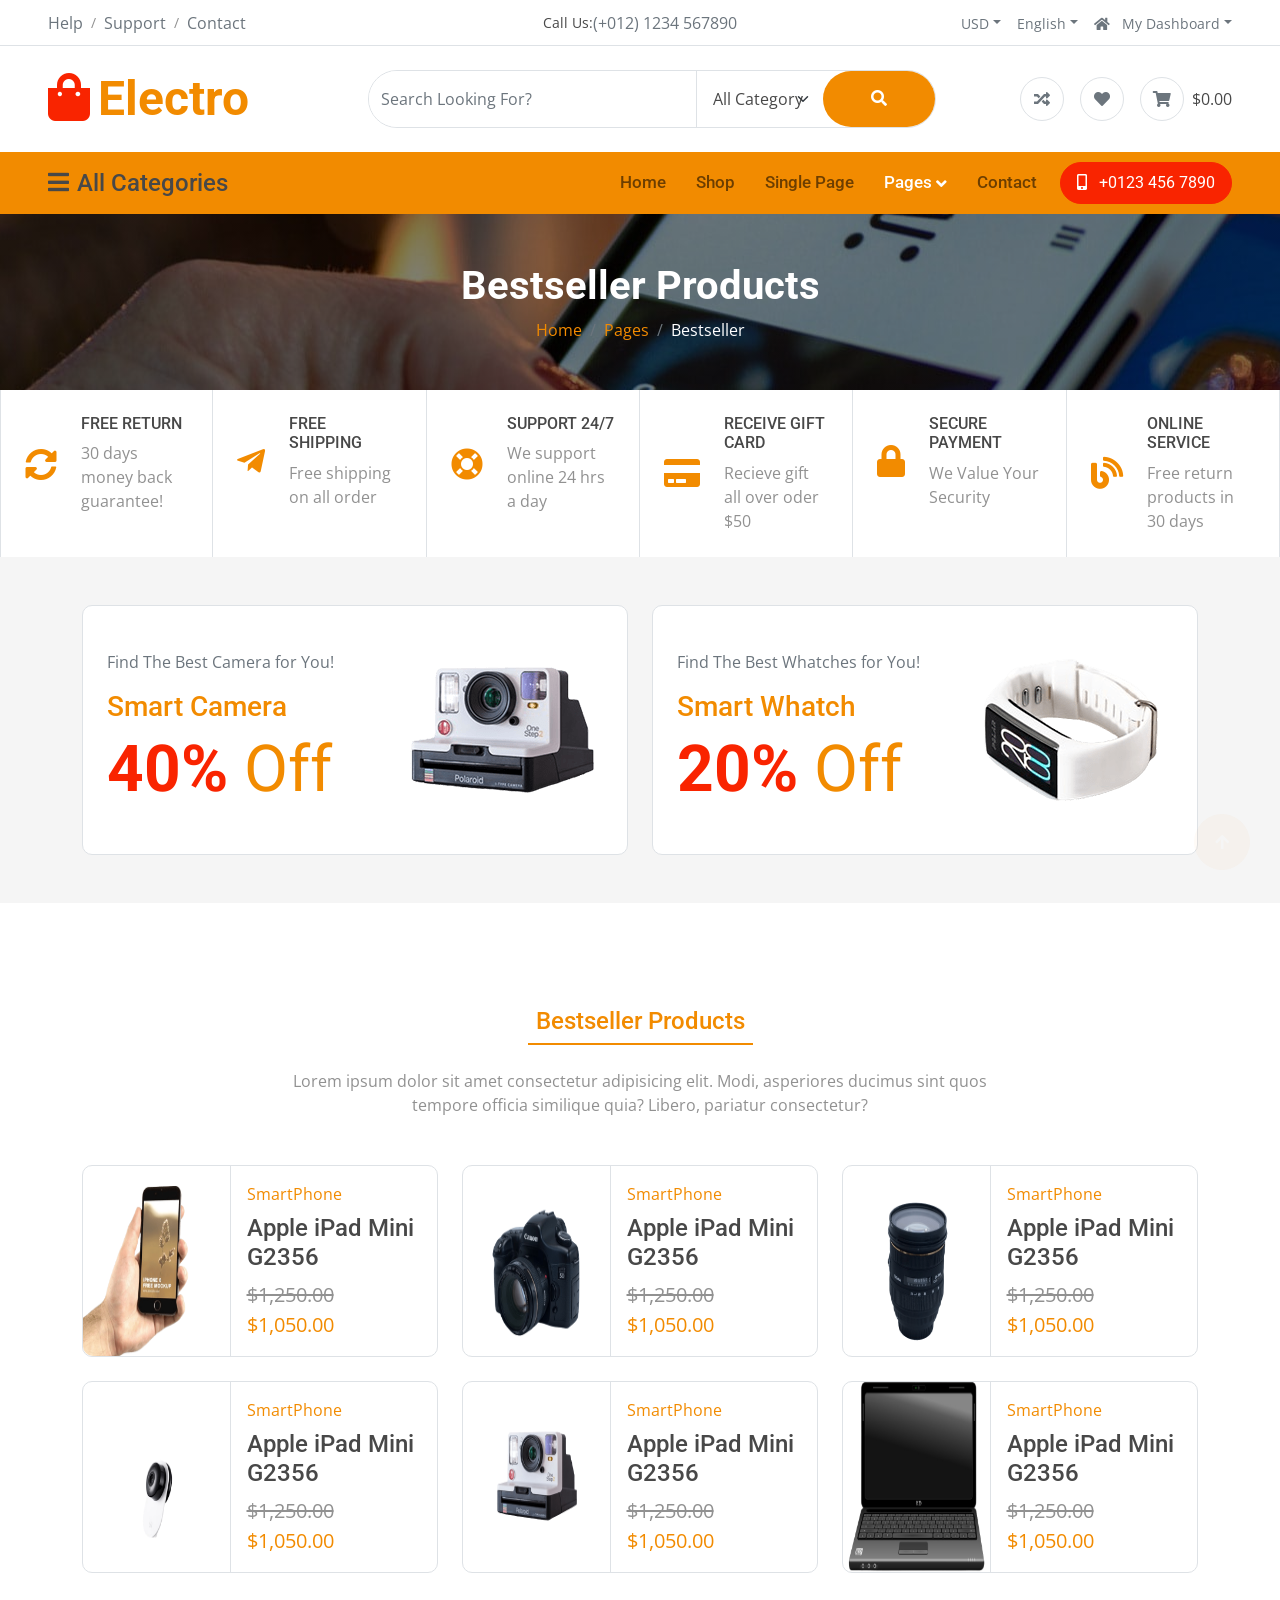
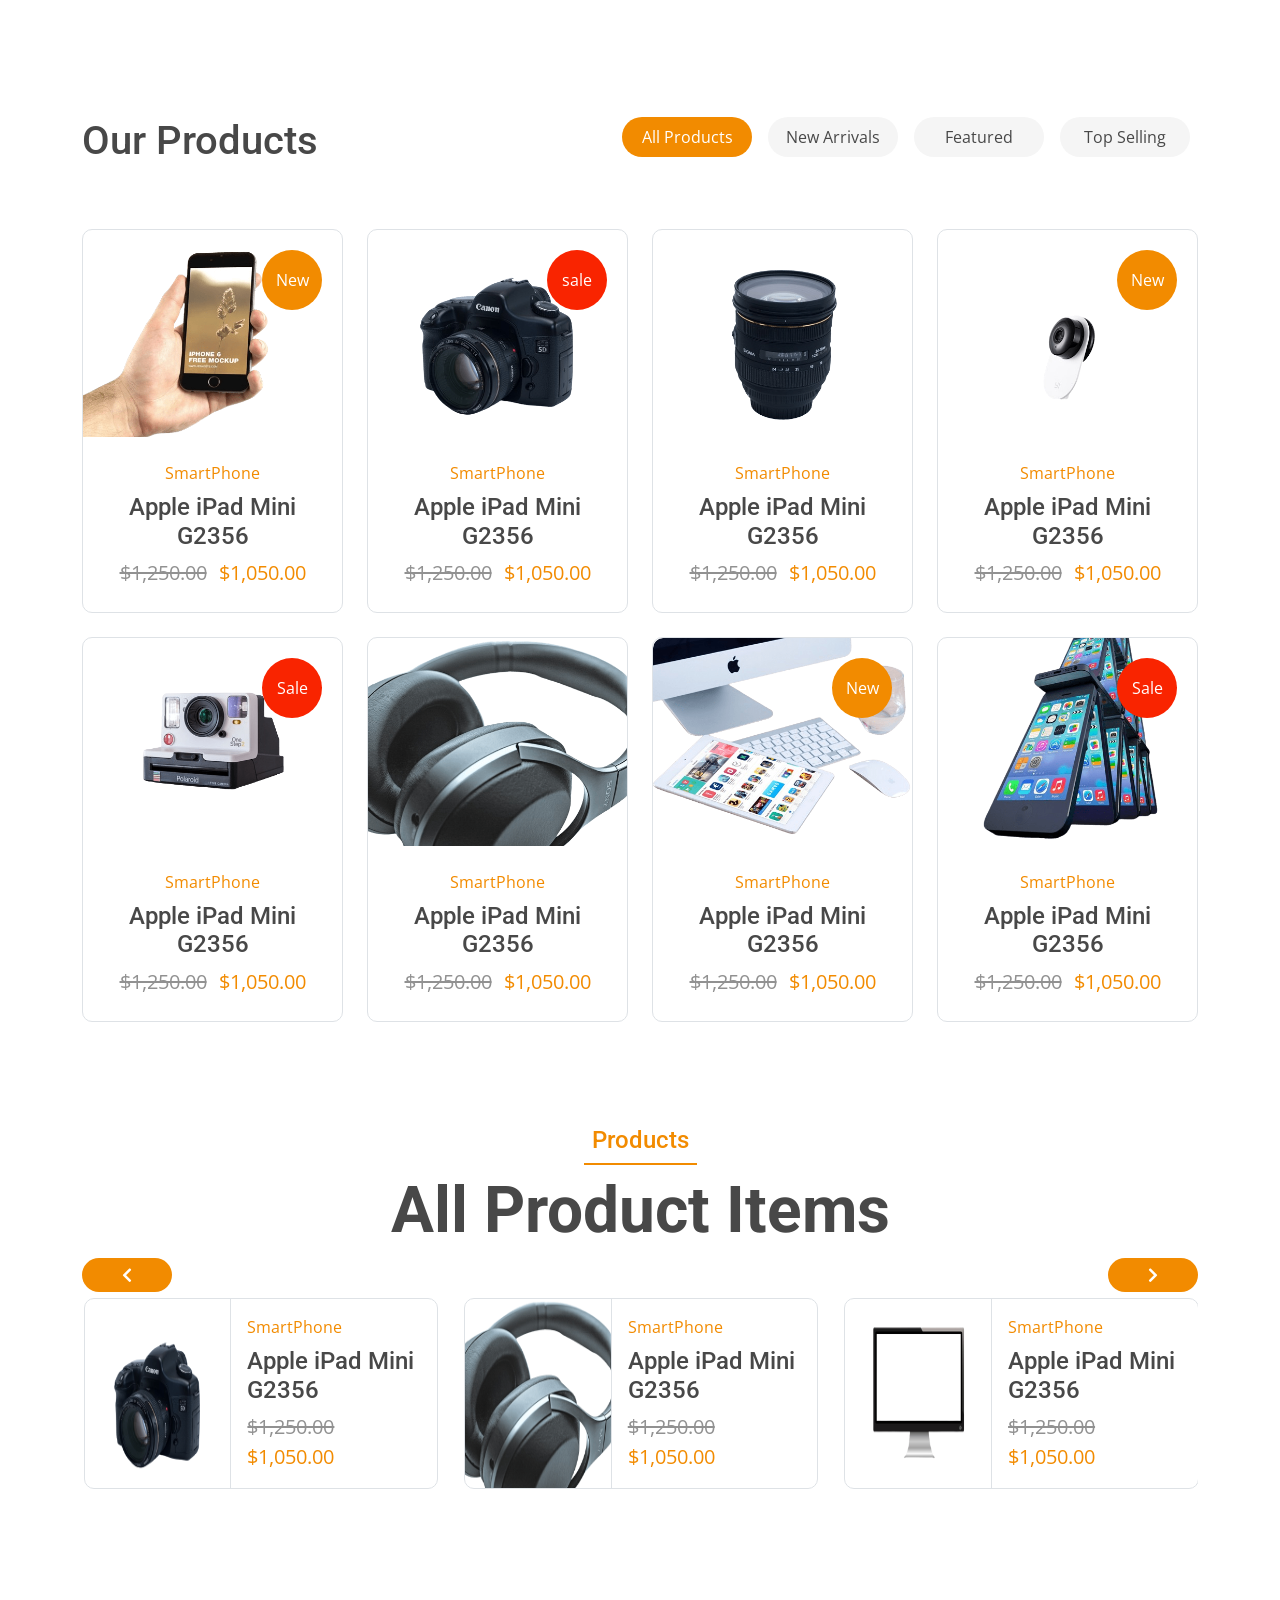
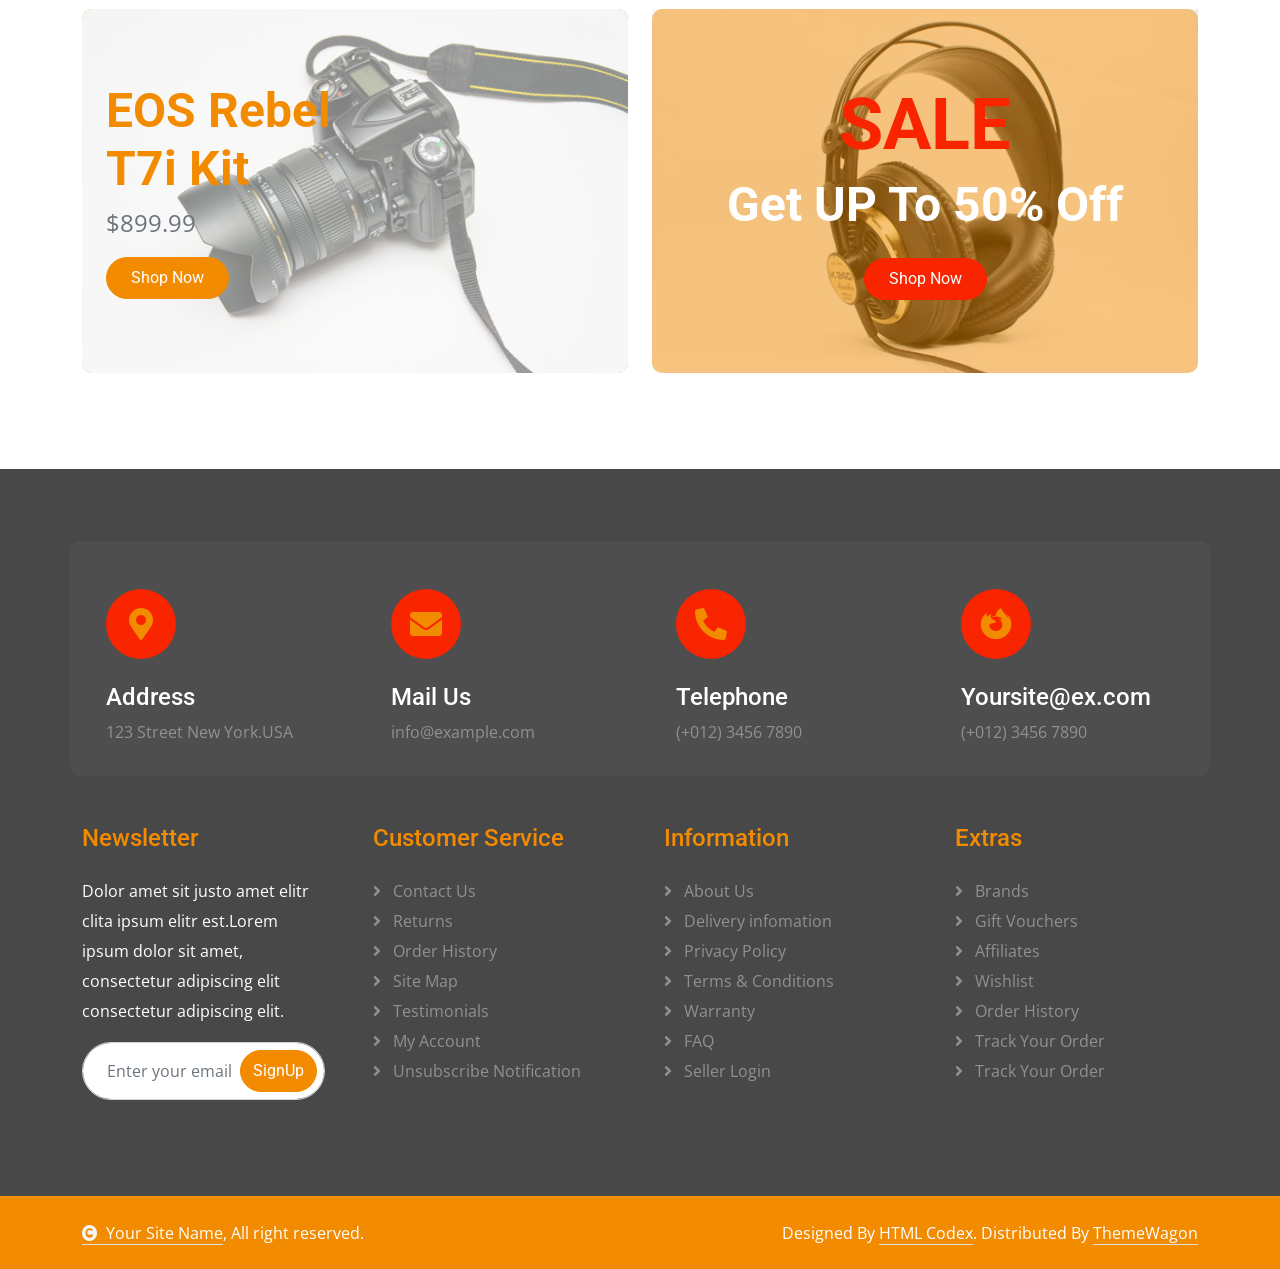
<file: bestseller.html>
<!DOCTYPE html>
<html lang="en">

<head>
    <meta charset="utf-8">
    <title>Electro - Electronics Website Template</title>
    <meta content="width=device-width, initial-scale=1.0" name="viewport">
    <meta content="" name="keywords">
    <meta content="" name="description">

    <!-- Google Web Fonts -->
    <link rel="preconnect" href="https://fonts.googleapis.com">
    <link rel="preconnect" href="https://fonts.gstatic.com" crossorigin>
    <link
        href="https://fonts.googleapis.com/css2?family=Open+Sans:wght@400;500;600;700&family=Roboto:wght@400;500;700&display=swap"
        rel="stylesheet">

    <!-- Icon Font Stylesheet -->
    <link rel="stylesheet" href="https://use.fontawesome.com/releases/v5.15.4/css/all.css" />
    <link href="https://cdn.jsdelivr.net/npm/bootstrap-icons@1.4.1/font/bootstrap-icons.css" rel="stylesheet">

    <!-- Libraries Stylesheet -->
    <link href="lib/animate/animate.min.css" rel="stylesheet">
    <link href="lib/owlcarousel/assets/owl.carousel.min.css" rel="stylesheet">


    <!-- Customized Bootstrap Stylesheet -->
    <link href="css/bootstrap.min.css" rel="stylesheet">

    <!-- Template Stylesheet -->
    <link href="css/style.css" rel="stylesheet">
</head>

<body>

    <!-- Spinner Start -->
    <div id="spinner"
        class="show bg-white position-fixed translate-middle w-100 vh-100 top-50 start-50 d-flex align-items-center justify-content-center">
        <div class="spinner-border text-primary" style="width: 3rem; height: 3rem;" role="status">
            <span class="sr-only">Loading...</span>
        </div>
    </div>
    <!-- Spinner End -->


    <!-- Topbar Start -->
    <div class="container-fluid px-5 d-none border-bottom d-lg-block">
        <div class="row gx-0 align-items-center">
            <div class="col-lg-4 text-center text-lg-start mb-lg-0">
                <div class="d-inline-flex align-items-center" style="height: 45px;">
                    <a href="#" class="text-muted me-2"> Help</a><small> / </small>
                    <a href="#" class="text-muted mx-2"> Support</a><small> / </small>
                    <a href="#" class="text-muted ms-2"> Contact</a>
                </div>
            </div>
            <div class="col-lg-4 text-center d-flex align-items-center justify-content-center">
                <small class="text-dark">Call Us:</small>
                <a href="#" class="text-muted">(+012) 1234 567890</a>
            </div>

            <div class="col-lg-4 text-center text-lg-end">
                <div class="d-inline-flex align-items-center" style="height: 45px;">
                    <div class="dropdown">
                        <a href="#" class="dropdown-toggle text-muted me-2" data-bs-toggle="dropdown"><small>
                                USD</small></a>
                        <div class="dropdown-menu rounded">
                            <a href="#" class="dropdown-item"> Euro</a>
                            <a href="#" class="dropdown-item"> Dolar</a>
                        </div>
                    </div>
                    <div class="dropdown">
                        <a href="#" class="dropdown-toggle text-muted mx-2" data-bs-toggle="dropdown"><small>
                                English</small></a>
                        <div class="dropdown-menu rounded">
                            <a href="#" class="dropdown-item"> English</a>
                            <a href="#" class="dropdown-item"> Turkish</a>
                            <a href="#" class="dropdown-item"> Spanol</a>
                            <a href="#" class="dropdown-item"> Italiano</a>
                        </div>
                    </div>
                    <div class="dropdown">
                        <a href="#" class="dropdown-toggle text-muted ms-2" data-bs-toggle="dropdown"><small><i
                                    class="fa fa-home me-2"></i> My Dashboard</small></a>
                        <div class="dropdown-menu rounded">
                            <a href="#" class="dropdown-item"> Login</a>
                            <a href="#" class="dropdown-item"> Wishlist</a>
                            <a href="#" class="dropdown-item"> My Card</a>
                            <a href="#" class="dropdown-item"> Notifications</a>
                            <a href="#" class="dropdown-item"> Account Settings</a>
                            <a href="#" class="dropdown-item"> My Account</a>
                            <a href="#" class="dropdown-item"> Log Out</a>
                        </div>
                    </div>
                </div>
            </div>
        </div>
    </div>
    <div class="container-fluid px-5 py-4 d-none d-lg-block">
        <div class="row gx-0 align-items-center text-center">
            <div class="col-md-4 col-lg-3 text-center text-lg-start">
                <div class="d-inline-flex align-items-center">
                    <a href="" class="navbar-brand p-0">
                        <h1 class="display-5 text-primary m-0"><i
                                class="fas fa-shopping-bag text-secondary me-2"></i>Electro</h1>
                        <!-- <img src="img/logo.png" alt="Logo"> -->
                    </a>
                </div>
            </div>
            <div class="col-md-4 col-lg-6 text-center">
                <div class="position-relative ps-4">
                    <div class="d-flex border rounded-pill">
                        <input class="form-control border-0 rounded-pill w-100 py-3" type="text"
                            data-bs-target="#dropdownToggle123" placeholder="Search Looking For?">
                        <select class="form-select text-dark border-0 border-start rounded-0 p-3" style="width: 200px;">
                            <option value="All Category">All Category</option>
                            <option value="Pest Control-2">Category 1</option>
                            <option value="Pest Control-3">Category 2</option>
                            <option value="Pest Control-4">Category 3</option>
                            <option value="Pest Control-5">Category 4</option>
                        </select>
                        <button type="button" class="btn btn-primary rounded-pill py-3 px-5" style="border: 0;"><i
                                class="fas fa-search"></i></button>
                    </div>
                </div>
            </div>
            <div class="col-md-4 col-lg-3 text-center text-lg-end">
                <div class="d-inline-flex align-items-center">
                    <a href="#" class="text-muted d-flex align-items-center justify-content-center me-3"><span
                            class="rounded-circle btn-md-square border"><i class="fas fa-random"></i></i></a>
                    <a href="#" class="text-muted d-flex align-items-center justify-content-center me-3"><span
                            class="rounded-circle btn-md-square border"><i class="fas fa-heart"></i></a>
                    <a href="#" class="text-muted d-flex align-items-center justify-content-center"><span
                            class="rounded-circle btn-md-square border"><i class="fas fa-shopping-cart"></i></span>
                        <span class="text-dark ms-2">$0.00</span></a>
                </div>
            </div>
        </div>
    </div>
    <!-- Topbar End -->

    <!-- Navbar & Hero Start -->
    <div class="container-fluid nav-bar p-0">
        <div class="row gx-0 bg-primary px-5 align-items-center">
            <div class="col-lg-3 d-none d-lg-block">
                <nav class="navbar navbar-light position-relative" style="width: 250px;">
                    <button class="navbar-toggler border-0 fs-4 w-100 px-0 text-start" type="button"
                        data-bs-toggle="collapse" data-bs-target="#allCat">
                        <h4 class="m-0"><i class="fa fa-bars me-2"></i>All Categories</h4>
                    </button>
                    <div class="collapse navbar-collapse rounded-bottom" id="allCat">
                        <div class="navbar-nav ms-auto py-0">
                            <ul class="list-unstyled categories-bars">
                                <li>
                                    <div class="categories-bars-item">
                                        <a href="#">Accessories</a>
                                        <span>(3)</span>
                                    </div>
                                </li>
                                <li>
                                    <div class="categories-bars-item">
                                        <a href="#">Electronics & Computer</a>
                                        <span>(5)</span>
                                    </div>
                                </li>
                                <li>
                                    <div class="categories-bars-item">
                                        <a href="#">Laptops & Desktops</a>
                                        <span>(2)</span>
                                    </div>
                                </li>
                                <li>
                                    <div class="categories-bars-item">
                                        <a href="#">Mobiles & Tablets</a>
                                        <span>(8)</span>
                                    </div>
                                </li>
                                <li>
                                    <div class="categories-bars-item">
                                        <a href="#">SmartPhone & Smart TV</a>
                                        <span>(5)</span>
                                    </div>
                                </li>
                            </ul>
                        </div>
                    </div>
                </nav>
            </div>
            <div class="col-12 col-lg-9">
                <nav class="navbar navbar-expand-lg navbar-light bg-primary ">
                    <a href="" class="navbar-brand d-block d-lg-none">
                        <h1 class="display-5 text-secondary m-0"><i
                                class="fas fa-shopping-bag text-white me-2"></i>Electro</h1>
                        <!-- <img src="img/logo.png" alt="Logo"> -->
                    </a>
                    <button class="navbar-toggler ms-auto" type="button" data-bs-toggle="collapse"
                        data-bs-target="#navbarCollapse">
                        <span class="fa fa-bars fa-1x"></span>
                    </button>
                    <div class="collapse navbar-collapse" id="navbarCollapse">
                        <div class="navbar-nav ms-auto py-0">
                            <a href="index.html" class="nav-item nav-link">Home</a>
                            <a href="shop.html" class="nav-item nav-link">Shop</a>
                            <a href="single.html" class="nav-item nav-link">Single Page</a>
                            <div class="nav-item dropdown">
                                <a href="#" class="nav-link active" data-bs-toggle="dropdown"><span
                                        class="dropdown-toggle">Pages</span></a>
                                <div class="dropdown-menu m-0">
                                    <a href="bestseller.html" class="dropdown-item active">Bestseller</a>
                                    <a href="cart.html" class="dropdown-item">Cart Page</a>
                                    <a href="cheackout.html" class="dropdown-item">Cheackout</a>
                                    <a href="404.html" class="dropdown-item">404 Page</a>
                                </div>
                            </div>
                            <a href="contact.html" class="nav-item nav-link me-2">Contact</a>
                            <div class="nav-item dropdown d-block d-lg-none mb-3">
                                <a href="#" class="nav-link" data-bs-toggle="dropdown"><span class="dropdown-toggle">All
                                        Category</span></a>
                                <div class="dropdown-menu m-0">
                                    <ul class="list-unstyled categories-bars">
                                        <li>
                                            <div class="categories-bars-item">
                                                <a href="#">Accessories</a>
                                                <span>(3)</span>
                                            </div>
                                        </li>
                                        <li>
                                            <div class="categories-bars-item">
                                                <a href="#">Electronics & Computer</a>
                                                <span>(5)</span>
                                            </div>
                                        </li>
                                        <li>
                                            <div class="categories-bars-item">
                                                <a href="#">Laptops & Desktops</a>
                                                <span>(2)</span>
                                            </div>
                                        </li>
                                        <li>
                                            <div class="categories-bars-item">
                                                <a href="#">Mobiles & Tablets</a>
                                                <span>(8)</span>
                                            </div>
                                        </li>
                                        <li>
                                            <div class="categories-bars-item">
                                                <a href="#">SmartPhone & Smart TV</a>
                                                <span>(5)</span>
                                            </div>
                                        </li>
                                    </ul>
                                </div>
                            </div>
                        </div>
                        <a href="" class="btn btn-secondary rounded-pill py-2 px-4 px-lg-3 mb-3 mb-md-3 mb-lg-0"><i
                                class="fa fa-mobile-alt me-2"></i> +0123 456 7890</a>
                    </div>
                </nav>
            </div>
        </div>
    </div>
    <!-- Navbar & Hero End -->

    <!-- Single Page Header start -->
    <div class="container-fluid page-header py-5">
        <h1 class="text-center text-white display-6 wow fadeInUp" data-wow-delay="0.1s">Bestseller Products</h1>
        <ol class="breadcrumb justify-content-center mb-0 wow fadeInUp" data-wow-delay="0.3s">
            <li class="breadcrumb-item"><a href="#">Home</a></li>
            <li class="breadcrumb-item"><a href="#">Pages</a></li>
            <li class="breadcrumb-item active text-white">Bestseller</li>
        </ol>
    </div>
    <!-- Single Page Header End -->

    <!-- Searvices Start -->
    <div class="container-fluid px-0">
        <div class="row g-0">
            <div class="col-6 col-md-4 col-lg-2 border-start border-end wow fadeInUp" data-wow-delay="0.1s">
                <div class="p-4">
                    <div class="d-inline-flex align-items-center">
                        <i class="fa fa-sync-alt fa-2x text-primary"></i>
                        <div class="ms-4">
                            <h6 class="text-uppercase mb-2">Free Return</h6>
                            <p class="mb-0">30 days money back guarantee!</p>
                        </div>
                    </div>
                </div>
            </div>
            <div class="col-6 col-md-4 col-lg-2 border-end wow fadeInUp" data-wow-delay="0.2s">
                <div class="p-4">
                    <div class="d-flex align-items-center">
                        <i class="fab fa-telegram-plane fa-2x text-primary"></i>
                        <div class="ms-4">
                            <h6 class="text-uppercase mb-2">Free Shipping</h6>
                            <p class="mb-0">Free shipping on all order</p>
                        </div>
                    </div>
                </div>
            </div>
            <div class="col-6 col-md-4 col-lg-2 border-end wow fadeInUp" data-wow-delay="0.3s">
                <div class="p-4">
                    <div class="d-flex align-items-center">
                        <i class="fas fa-life-ring fa-2x text-primary"></i>
                        <div class="ms-4">
                            <h6 class="text-uppercase mb-2">Support 24/7</h6>
                            <p class="mb-0">We support online 24 hrs a day</p>
                        </div>
                    </div>
                </div>
            </div>
            <div class="col-6 col-md-4 col-lg-2 border-end wow fadeInUp" data-wow-delay="0.4s">
                <div class="p-4">
                    <div class="d-flex align-items-center">
                        <i class="fas fa-credit-card fa-2x text-primary"></i>
                        <div class="ms-4">
                            <h6 class="text-uppercase mb-2">Receive Gift Card</h6>
                            <p class="mb-0">Recieve gift all over oder $50</p>
                        </div>
                    </div>
                </div>
            </div>
            <div class="col-6 col-md-4 col-lg-2 border-end wow fadeInUp" data-wow-delay="0.5s">
                <div class="p-4">
                    <div class="d-flex align-items-center">
                        <i class="fas fa-lock fa-2x text-primary"></i>
                        <div class="ms-4">
                            <h6 class="text-uppercase mb-2">Secure Payment</h6>
                            <p class="mb-0">We Value Your Security</p>
                        </div>
                    </div>
                </div>
            </div>
            <div class="col-6 col-md-4 col-lg-2 border-end wow fadeInUp" data-wow-delay="0.6s">
                <div class="p-4">
                    <div class="d-flex align-items-center">
                        <i class="fas fa-blog fa-2x text-primary"></i>
                        <div class="ms-4">
                            <h6 class="text-uppercase mb-2">Online Service</h6>
                            <p class="mb-0">Free return products in 30 days</p>
                        </div>
                    </div>
                </div>
            </div>
        </div>
    </div>
    <!-- Searvices End -->


    <!-- Products Offer Start -->
    <div class="container-fluid bg-light py-5">
        <div class="container">
            <div class="row g-4">
                <div class="col-lg-6 wow fadeInLeft" data-wow-delay="0.2s">
                    <a href="#" class="d-flex align-items-center justify-content-between border bg-white rounded p-4">
                        <div>
                            <p class="text-muted mb-3">Find The Best Camera for You!</p>
                            <h3 class="text-primary">Smart Camera</h3>
                            <h1 class="display-3 text-secondary mb-0">40% <span
                                    class="text-primary fw-normal">Off</span></h1>
                        </div>
                        <img src="img/product-1.png" class="img-fluid" alt="">
                    </a>
                </div>
                <div class="col-lg-6 wow fadeInRight" data-wow-delay="0.3s">
                    <a href="#" class="d-flex align-items-center justify-content-between border bg-white rounded p-4">
                        <div>
                            <p class="text-muted mb-3">Find The Best Whatches for You!</p>
                            <h3 class="text-primary">Smart Whatch</h3>
                            <h1 class="display-3 text-secondary mb-0">20% <span
                                    class="text-primary fw-normal">Off</span></h1>
                        </div>
                        <img src="img/product-2.png" class="img-fluid" alt="">
                    </a>
                </div>
            </div>
        </div>
    </div>
    <!-- Products Offer End -->


    <!-- Bestseller Products Start -->
    <div class="container-fluid products pt-5">
        <div class="container products-mini py-5">
            <div class="mx-auto text-center mb-5" style="max-width: 700px;">
                <h4 class="text-primary mb-4 border-bottom border-primary border-2 d-inline-block p-2 title-border-radius wow fadeInUp"
                    data-wow-delay="0.1s">Bestseller Products</h4>
                <p class="mb-0 wow fadeInUp" data-wow-delay="0.2s">Lorem ipsum dolor sit amet consectetur adipisicing
                    elit. Modi, asperiores ducimus sint quos tempore officia similique quia? Libero, pariatur
                    consectetur?</p>
            </div>
            <div class="row g-4">
                <div class="col-md-6 col-lg-6 col-xl-4 wow fadeInUp" data-wow-delay="0.1s">
                    <div class="products-mini-item border">
                        <div class="row g-0">
                            <div class="col-5">
                                <div class="products-mini-img border-end h-100">
                                    <img src="img/product-3.png" class="img-fluid w-100 h-100" alt="Image">
                                    <div class="products-mini-icon rounded-circle bg-primary">
                                        <a href="#"><i class="fa fa-eye fa-1x text-white"></i></a>
                                    </div>
                                </div>
                            </div>
                            <div class="col-7">
                                <div class="products-mini-content p-3">
                                    <a href="#" class="d-block mb-2">SmartPhone</a>
                                    <a href="#" class="d-block h4">Apple iPad Mini <br> G2356</a>
                                    <del class="me-2 fs-5">$1,250.00</del>
                                    <span class="text-primary fs-5">$1,050.00</span>
                                </div>
                            </div>
                        </div>
                        <div class="products-mini-add border p-3">
                            <a href="#" class="btn btn-primary border-secondary rounded-pill py-2 px-4"><i
                                    class="fas fa-shopping-cart me-2"></i> Add To Cart</a>
                            <div class="d-flex">
                                <a href="#"
                                    class="text-primary d-flex align-items-center justify-content-center me-3"><span
                                        class="rounded-circle btn-sm-square border"><i
                                            class="fas fa-random"></i></i></a>
                                <a href="#"
                                    class="text-primary d-flex align-items-center justify-content-center me-0"><span
                                        class="rounded-circle btn-sm-square border"><i class="fas fa-heart"></i></a>
                            </div>
                        </div>
                    </div>
                </div>
                <div class="col-md-6 col-lg-6 col-xl-4 wow fadeInUp" data-wow-delay="0.3s">
                    <div class="products-mini-item border">
                        <div class="row g-0">
                            <div class="col-5">
                                <div class="products-mini-img border-end h-100">
                                    <img src="img/product-4.png" class="img-fluid w-100 h-100" alt="Image">
                                    <div class="products-mini-icon rounded-circle bg-primary">
                                        <a href="#"><i class="fa fa-eye fa-1x text-white"></i></a>
                                    </div>
                                </div>
                            </div>
                            <div class="col-7">
                                <div class="products-mini-content p-3">
                                    <a href="#" class="d-block mb-2">SmartPhone</a>
                                    <a href="#" class="d-block h4">Apple iPad Mini <br> G2356</a>
                                    <del class="me-2 fs-5">$1,250.00</del>
                                    <span class="text-primary fs-5">$1,050.00</span>
                                </div>
                            </div>
                        </div>
                        <div class="products-mini-add border p-3">
                            <a href="#" class="btn btn-primary border-secondary rounded-pill py-2 px-4"><i
                                    class="fas fa-shopping-cart me-2"></i> Add To Cart</a>
                            <div class="d-flex">
                                <a href="#"
                                    class="text-primary d-flex align-items-center justify-content-center me-3"><span
                                        class="rounded-circle btn-sm-square border"><i
                                            class="fas fa-random"></i></i></a>
                                <a href="#"
                                    class="text-primary d-flex align-items-center justify-content-center me-0"><span
                                        class="rounded-circle btn-sm-square border"><i class="fas fa-heart"></i></a>
                            </div>
                        </div>
                    </div>
                </div>
                <div class="col-md-6 col-lg-6 col-xl-4 wow fadeInUp" data-wow-delay="0.5s">
                    <div class="products-mini-item border">
                        <div class="row g-0">
                            <div class="col-5">
                                <div class="products-mini-img border-end h-100">
                                    <img src="img/product-5.png" class="img-fluid w-100 h-100" alt="Image">
                                    <div class="products-mini-icon rounded-circle bg-primary">
                                        <a href="#"><i class="fa fa-eye fa-1x text-white"></i></a>
                                    </div>
                                </div>
                            </div>
                            <div class="col-7">
                                <div class="products-mini-content p-3">
                                    <a href="#" class="d-block mb-2">SmartPhone</a>
                                    <a href="#" class="d-block h4">Apple iPad Mini <br> G2356</a>
                                    <del class="me-2 fs-5">$1,250.00</del>
                                    <span class="text-primary fs-5">$1,050.00</span>
                                </div>
                            </div>
                        </div>
                        <div class="products-mini-add border p-3">
                            <a href="#" class="btn btn-primary border-secondary rounded-pill py-2 px-4"><i
                                    class="fas fa-shopping-cart me-2"></i> Add To Cart</a>
                            <div class="d-flex">
                                <a href="#"
                                    class="text-primary d-flex align-items-center justify-content-center me-3"><span
                                        class="rounded-circle btn-sm-square border"><i
                                            class="fas fa-random"></i></i></a>
                                <a href="#"
                                    class="text-primary d-flex align-items-center justify-content-center me-0"><span
                                        class="rounded-circle btn-sm-square border"><i class="fas fa-heart"></i></a>
                            </div>
                        </div>
                    </div>
                </div>
                <div class="col-md-6 col-lg-6 col-xl-4 wow fadeInUp" data-wow-delay="0.1s">
                    <div class="products-mini-item border">
                        <div class="row g-0">
                            <div class="col-5">
                                <div class="products-mini-img border-end h-100">
                                    <img src="img/product-6.png" class="img-fluid w-100 h-100" alt="Image">
                                    <div class="products-mini-icon rounded-circle bg-primary">
                                        <a href="#"><i class="fa fa-eye fa-1x text-white"></i></a>
                                    </div>
                                </div>
                            </div>
                            <div class="col-7">
                                <div class="products-mini-content p-3">
                                    <a href="#" class="d-block mb-2">SmartPhone</a>
                                    <a href="#" class="d-block h4">Apple iPad Mini <br> G2356</a>
                                    <del class="me-2 fs-5">$1,250.00</del>
                                    <span class="text-primary fs-5">$1,050.00</span>
                                </div>
                            </div>
                        </div>
                        <div class="products-mini-add border p-3">
                            <a href="#" class="btn btn-primary border-secondary rounded-pill py-2 px-4"><i
                                    class="fas fa-shopping-cart me-2"></i> Add To Cart</a>
                            <div class="d-flex">
                                <a href="#"
                                    class="text-primary d-flex align-items-center justify-content-center me-3"><span
                                        class="rounded-circle btn-sm-square border"><i
                                            class="fas fa-random"></i></i></a>
                                <a href="#"
                                    class="text-primary d-flex align-items-center justify-content-center me-0"><span
                                        class="rounded-circle btn-sm-square border"><i class="fas fa-heart"></i></a>
                            </div>
                        </div>
                    </div>
                </div>
                <div class="col-md-6 col-lg-6 col-xl-4 wow fadeInUp" data-wow-delay="0.3s">
                    <div class="products-mini-item border">
                        <div class="row g-0">
                            <div class="col-5">
                                <div class="products-mini-img border-end h-100">
                                    <img src="img/product-7.png" class="img-fluid w-100 h-100" alt="Image">
                                    <div class="products-mini-icon rounded-circle bg-primary">
                                        <a href="#"><i class="fa fa-eye fa-1x text-white"></i></a>
                                    </div>
                                </div>
                            </div>
                            <div class="col-7">
                                <div class="products-mini-content p-3">
                                    <a href="#" class="d-block mb-2">SmartPhone</a>
                                    <a href="#" class="d-block h4">Apple iPad Mini <br> G2356</a>
                                    <del class="me-2 fs-5">$1,250.00</del>
                                    <span class="text-primary fs-5">$1,050.00</span>
                                </div>
                            </div>
                        </div>
                        <div class="products-mini-add border p-3">
                            <a href="#" class="btn btn-primary border-secondary rounded-pill py-2 px-4"><i
                                    class="fas fa-shopping-cart me-2"></i> Add To Cart</a>
                            <div class="d-flex">
                                <a href="#"
                                    class="text-primary d-flex align-items-center justify-content-center me-3"><span
                                        class="rounded-circle btn-sm-square border"><i
                                            class="fas fa-random"></i></i></a>
                                <a href="#"
                                    class="text-primary d-flex align-items-center justify-content-center me-0"><span
                                        class="rounded-circle btn-sm-square border"><i class="fas fa-heart"></i></a>
                            </div>
                        </div>
                    </div>
                </div>
                <div class="col-md-6 col-lg-6 col-xl-4 wow fadeInUp" data-wow-delay="0.5s">
                    <div class="products-mini-item border">
                        <div class="row g-0">
                            <div class="col-5">
                                <div class="products-mini-img border-end h-100">
                                    <img src="img/product-11.png" class="img-fluid w-100 h-100" alt="Image">
                                    <div class="products-mini-icon rounded-circle bg-primary">
                                        <a href="#"><i class="fa fa-eye fa-1x text-white"></i></a>
                                    </div>
                                </div>
                            </div>
                            <div class="col-7">
                                <div class="products-mini-content p-3">
                                    <a href="#" class="d-block mb-2">SmartPhone</a>
                                    <a href="#" class="d-block h4">Apple iPad Mini <br> G2356</a>
                                    <del class="me-2 fs-5">$1,250.00</del>
                                    <span class="text-primary fs-5">$1,050.00</span>
                                </div>
                            </div>
                        </div>
                        <div class="products-mini-add border p-3">
                            <a href="#" class="btn btn-primary border-secondary rounded-pill py-2 px-4"><i
                                    class="fas fa-shopping-cart me-2"></i> Add To Cart</a>
                            <div class="d-flex">
                                <a href="#"
                                    class="text-primary d-flex align-items-center justify-content-center me-3"><span
                                        class="rounded-circle btn-sm-square border"><i
                                            class="fas fa-random"></i></i></a>
                                <a href="#"
                                    class="text-primary d-flex align-items-center justify-content-center me-0"><span
                                        class="rounded-circle btn-sm-square border"><i class="fas fa-heart"></i></a>
                            </div>
                        </div>
                    </div>
                </div>
            </div>
        </div>
    </div>
    <!-- Bestseller Products End -->


    <!-- Our Products Start -->
    <div class="container-fluid product pt-5">
        <div class="container py-5">
            <div class="tab-class">
                <div class="row g-4">
                    <div class="col-lg-4 text-start wow fadeInLeft" data-wow-delay="0.1s">
                        <h1>Our Products</h1>
                    </div>
                    <div class="col-lg-8 text-end wow fadeInRight" data-wow-delay="0.1s">
                        <ul class="nav nav-pills d-inline-flex text-center mb-5">
                            <li class="nav-item mb-4">
                                <a class="d-flex mx-2 py-2 bg-light rounded-pill active" data-bs-toggle="pill"
                                    href="#tab-1">
                                    <span class="text-dark" style="width: 130px;">All Products</span>
                                </a>
                            </li>
                            <li class="nav-item mb-4">
                                <a class="d-flex py-2 mx-2 bg-light rounded-pill" data-bs-toggle="pill" href="#tab-2">
                                    <span class="text-dark" style="width: 130px;">New Arrivals</span>
                                </a>
                            </li>
                            <li class="nav-item mb-4">
                                <a class="d-flex mx-2 py-2 bg-light rounded-pill" data-bs-toggle="pill" href="#tab-3">
                                    <span class="text-dark" style="width: 130px;">Featured</span>
                                </a>
                            </li>
                            <li class="nav-item mb-4">
                                <a class="d-flex mx-2 py-2 bg-light rounded-pill" data-bs-toggle="pill" href="#tab-4">
                                    <span class="text-dark" style="width: 130px;">Top Selling</span>
                                </a>
                            </li>
                        </ul>
                    </div>
                </div>
                <div class="tab-content">
                    <div id="tab-1" class="tab-pane fade show p-0 active">
                        <div class="row g-4">
                            <div class="col-md-6 col-lg-4 col-xl-3">
                                <div class="product-item rounded wow fadeInUp" data-wow-delay="0.1s">
                                    <div class="product-item-inner border rounded">
                                        <div class="product-item-inner-item">
                                            <img src="img/product-3.png" class="img-fluid w-100 rounded-top" alt="">
                                            <div class="product-new">New</div>
                                            <div class="product-details">
                                                <a href="#"><i class="fa fa-eye fa-1x"></i></a>
                                            </div>
                                        </div>
                                        <div class="text-center rounded-bottom p-4">
                                            <a href="#" class="d-block mb-2">SmartPhone</a>
                                            <a href="#" class="d-block h4">Apple iPad Mini <br> G2356</a>
                                            <del class="me-2 fs-5">$1,250.00</del>
                                            <span class="text-primary fs-5">$1,050.00</span>
                                        </div>
                                    </div>
                                    <div
                                        class="product-item-add border border-top-0 rounded-bottom  text-center p-4 pt-0">
                                        <a href="#"
                                            class="btn btn-primary border-secondary rounded-pill py-2 px-4 mb-4"><i
                                                class="fas fa-shopping-cart me-2"></i> Add To Cart</a>
                                        <div class="d-flex justify-content-between align-items-center">
                                            <div class="d-flex">
                                                <i class="fas fa-star text-primary"></i>
                                                <i class="fas fa-star text-primary"></i>
                                                <i class="fas fa-star text-primary"></i>
                                                <i class="fas fa-star text-primary"></i>
                                                <i class="fas fa-star"></i>
                                            </div>
                                            <div class="d-flex">
                                                <a href="#"
                                                    class="text-primary d-flex align-items-center justify-content-center me-3"><span
                                                        class="rounded-circle btn-sm-square border"><i
                                                            class="fas fa-random"></i></i></a>
                                                <a href="#"
                                                    class="text-primary d-flex align-items-center justify-content-center me-0"><span
                                                        class="rounded-circle btn-sm-square border"><i
                                                            class="fas fa-heart"></i></a>
                                            </div>
                                        </div>
                                    </div>
                                </div>
                            </div>
                            <div class="col-md-6 col-lg-4 col-xl-3">
                                <div class="product-item rounded wow fadeInUp" data-wow-delay="0.3s">
                                    <div class="product-item-inner border rounded">
                                        <div class="product-item-inner-item">
                                            <img src="img/product-4.png" class="img-fluid w-100 rounded-top"
                                                alt="Image">
                                            <div class="product-sale">sale</div>
                                            <div class="product-details">
                                                <a href="#"><i class="fa fa-eye fa-1x"></i></a>
                                            </div>
                                        </div>
                                        <div class="text-center rounded-bottom p-4">
                                            <a href="#" class="d-block mb-2">SmartPhone</a>
                                            <a href="#" class="d-block h4">Apple iPad Mini <br> G2356</a>
                                            <del class="me-2 fs-5">$1,250.00</del>
                                            <span class="text-primary fs-5">$1,050.00</span>
                                        </div>
                                    </div>
                                    <div
                                        class="product-item-add border border-top-0 rounded-bottom  text-center p-4 pt-0">
                                        <a href="#"
                                            class="btn btn-primary border-secondary rounded-pill py-2 px-4 mb-4"><i
                                                class="fas fa-shopping-cart me-2"></i> Add To Cart</a>
                                        <div class="d-flex justify-content-between align-items-center">
                                            <div class="d-flex">
                                                <i class="fas fa-star text-primary"></i>
                                                <i class="fas fa-star text-primary"></i>
                                                <i class="fas fa-star text-primary"></i>
                                                <i class="fas fa-star text-primary"></i>
                                                <i class="fas fa-star"></i>
                                            </div>
                                            <div class="d-flex">
                                                <a href="#"
                                                    class="text-primary d-flex align-items-center justify-content-center me-3"><span
                                                        class="rounded-circle btn-sm-square border"><i
                                                            class="fas fa-random"></i></i></a>
                                                <a href="#"
                                                    class="text-primary d-flex align-items-center justify-content-center me-0"><span
                                                        class="rounded-circle btn-sm-square border"><i
                                                            class="fas fa-heart"></i></a>
                                            </div>
                                        </div>
                                    </div>
                                </div>
                            </div>
                            <div class="col-md-6 col-lg-4 col-xl-3">
                                <div class="product-item rounded wow fadeInUp" data-wow-delay="0.5s">
                                    <div class="product-item-inner border rounded">
                                        <div class="product-item-inner-item">
                                            <img src="img/product-5.png" class="img-fluid w-100 rounded-top"
                                                alt="Image">
                                            <div class="product-details">
                                                <a href="#"><i class="fa fa-eye fa-1x"></i></a>
                                            </div>
                                        </div>
                                        <div class="text-center rounded-bottom p-4">
                                            <a href="#" class="d-block mb-2">SmartPhone</a>
                                            <a href="#" class="d-block h4">Apple iPad Mini <br> G2356</a>
                                            <del class="me-2 fs-5">$1,250.00</del>
                                            <span class="text-primary fs-5">$1,050.00</span>
                                        </div>
                                    </div>
                                    <div
                                        class="product-item-add border border-top-0 rounded-bottom  text-center p-4 pt-0">
                                        <a href="#"
                                            class="btn btn-primary border-secondary rounded-pill py-2 px-4 mb-4"><i
                                                class="fas fa-shopping-cart me-2"></i> Add To Cart</a>
                                        <div class="d-flex justify-content-between align-items-center">
                                            <div class="d-flex">
                                                <i class="fas fa-star text-primary"></i>
                                                <i class="fas fa-star text-primary"></i>
                                                <i class="fas fa-star text-primary"></i>
                                                <i class="fas fa-star text-primary"></i>
                                                <i class="fas fa-star"></i>
                                            </div>
                                            <div class="d-flex">
                                                <a href="#"
                                                    class="text-primary d-flex align-items-center justify-content-center me-3"><span
                                                        class="rounded-circle btn-sm-square border"><i
                                                            class="fas fa-random"></i></i></a>
                                                <a href="#"
                                                    class="text-primary d-flex align-items-center justify-content-center me-0"><span
                                                        class="rounded-circle btn-sm-square border"><i
                                                            class="fas fa-heart"></i></a>
                                            </div>
                                        </div>
                                    </div>
                                </div>
                            </div>
                            <div class="col-md-6 col-lg-4 col-xl-3">
                                <div class="product-item rounded wow fadeInUp" data-wow-delay="0.7s">
                                    <div class="product-item-inner border rounded">
                                        <div class="product-item-inner-item">
                                            <img src="img/product-6.png" class="img-fluid w-100 rounded-top"
                                                alt="Image">
                                            <div class="product-new">New</div>
                                            <div class="product-details">
                                                <a href="#"><i class="fa fa-eye fa-1x"></i></a>
                                            </div>
                                        </div>
                                        <div class="text-center rounded-bottom p-4">
                                            <a href="#" class="d-block mb-2">SmartPhone</a>
                                            <a href="#" class="d-block h4">Apple iPad Mini <br> G2356</a>
                                            <del class="me-2 fs-5">$1,250.00</del>
                                            <span class="text-primary fs-5">$1,050.00</span>
                                        </div>
                                    </div>
                                    <div
                                        class="product-item-add border border-top-0 rounded-bottom  text-center p-4 pt-0">
                                        <a href="#"
                                            class="btn btn-primary border-secondary rounded-pill py-2 px-4 mb-4"><i
                                                class="fas fa-shopping-cart me-2"></i> Add To Cart</a>
                                        <div class="d-flex justify-content-between align-items-center">
                                            <div class="d-flex">
                                                <i class="fas fa-star text-primary"></i>
                                                <i class="fas fa-star text-primary"></i>
                                                <i class="fas fa-star text-primary"></i>
                                                <i class="fas fa-star text-primary"></i>
                                                <i class="fas fa-star"></i>
                                            </div>
                                            <div class="d-flex">
                                                <a href="#"
                                                    class="text-primary d-flex align-items-center justify-content-center me-3"><span
                                                        class="rounded-circle btn-sm-square border"><i
                                                            class="fas fa-random"></i></i></a>
                                                <a href="#"
                                                    class="text-primary d-flex align-items-center justify-content-center me-0"><span
                                                        class="rounded-circle btn-sm-square border"><i
                                                            class="fas fa-heart"></i></a>
                                            </div>
                                        </div>
                                    </div>
                                </div>
                            </div>
                            <div class="col-md-6 col-lg-4 col-xl-3">
                                <div class="product-item rounded wow fadeInUp" data-wow-delay="0.1s">
                                    <div class="product-item-inner border rounded">
                                        <div class="product-item-inner-item">
                                            <img src="img/product-7.png" class="img-fluid w-100 rounded-top"
                                                alt="Image">
                                            <div class="product-sale">Sale</div>
                                            <div class="product-details">
                                                <a href="#"><i class="fa fa-eye fa-1x"></i></a>
                                            </div>
                                        </div>
                                        <div class="text-center rounded-bottom p-4">
                                            <a href="#" class="d-block mb-2">SmartPhone</a>
                                            <a href="#" class="d-block h4">Apple iPad Mini <br> G2356</a>
                                            <del class="me-2 fs-5">$1,250.00</del>
                                            <span class="text-primary fs-5">$1,050.00</span>
                                        </div>
                                    </div>
                                    <div
                                        class="product-item-add border border-top-0 rounded-bottom  text-center p-4 pt-0">
                                        <a href="#"
                                            class="btn btn-primary border-secondary rounded-pill py-2 px-4 mb-4"><i
                                                class="fas fa-shopping-cart me-2"></i> Add To Cart</a>
                                        <div class="d-flex justify-content-between align-items-center">
                                            <div class="d-flex">
                                                <i class="fas fa-star text-primary"></i>
                                                <i class="fas fa-star text-primary"></i>
                                                <i class="fas fa-star text-primary"></i>
                                                <i class="fas fa-star text-primary"></i>
                                                <i class="fas fa-star"></i>
                                            </div>
                                            <div class="d-flex">
                                                <a href="#"
                                                    class="text-primary d-flex align-items-center justify-content-center me-3"><span
                                                        class="rounded-circle btn-sm-square border"><i
                                                            class="fas fa-random"></i></i></a>
                                                <a href="#"
                                                    class="text-primary d-flex align-items-center justify-content-center me-0"><span
                                                        class="rounded-circle btn-sm-square border"><i
                                                            class="fas fa-heart"></i></a>
                                            </div>
                                        </div>
                                    </div>
                                </div>
                            </div>
                            <div class="col-md-6 col-lg-4 col-xl-3">
                                <div class="product-item rounded wow fadeInUp" data-wow-delay="0.3s">
                                    <div class="product-item-inner border rounded">
                                        <div class="product-item-inner-item">
                                            <img src="img/product-8.png" class="img-fluid w-100 rounded-top"
                                                alt="Image">
                                            <div class="product-details">
                                                <a href="#"><i class="fa fa-eye fa-1x"></i></a>
                                            </div>
                                        </div>
                                        <div class="text-center rounded-bottom p-4">
                                            <a href="#" class="d-block mb-2">SmartPhone</a>
                                            <a href="#" class="d-block h4">Apple iPad Mini <br> G2356</a>
                                            <del class="me-2 fs-5">$1,250.00</del>
                                            <span class="text-primary fs-5">$1,050.00</span>
                                        </div>
                                    </div>
                                    <div
                                        class="product-item-add border border-top-0 rounded-bottom  text-center p-4 pt-0">
                                        <a href="#"
                                            class="btn btn-primary border-secondary rounded-pill py-2 px-4 mb-4"><i
                                                class="fas fa-shopping-cart me-2"></i> Add To Cart</a>
                                        <div class="d-flex justify-content-between align-items-center">
                                            <div class="d-flex">
                                                <i class="fas fa-star text-primary"></i>
                                                <i class="fas fa-star text-primary"></i>
                                                <i class="fas fa-star text-primary"></i>
                                                <i class="fas fa-star text-primary"></i>
                                                <i class="fas fa-star"></i>
                                            </div>
                                            <div class="d-flex">
                                                <a href="#"
                                                    class="text-primary d-flex align-items-center justify-content-center me-3"><span
                                                        class="rounded-circle btn-sm-square border"><i
                                                            class="fas fa-random"></i></i></a>
                                                <a href="#"
                                                    class="text-primary d-flex align-items-center justify-content-center me-0"><span
                                                        class="rounded-circle btn-sm-square border"><i
                                                            class="fas fa-heart"></i></a>
                                            </div>
                                        </div>
                                    </div>
                                </div>
                            </div>
                            <div class="col-md-6 col-lg-4 col-xl-3">
                                <div class="product-item rounded wow fadeInUp" data-wow-delay="0.5s">
                                    <div class="product-item-inner border rounded">
                                        <div class="product-item-inner-item">
                                            <img src="img/product-9.png" class="img-fluid w-100 rounded-top"
                                                alt="Image">
                                            <div class="product-new">New</div>
                                            <div class="product-details">
                                                <a href="#"><i class="fa fa-eye fa-1x"></i></a>
                                            </div>
                                        </div>
                                        <div class="text-center rounded-bottom p-4">
                                            <a href="#" class="d-block mb-2">SmartPhone</a>
                                            <a href="#" class="d-block h4">Apple iPad Mini <br> G2356</a>
                                            <del class="me-2 fs-5">$1,250.00</del>
                                            <span class="text-primary fs-5">$1,050.00</span>
                                        </div>
                                    </div>
                                    <div
                                        class="product-item-add border border-top-0 rounded-bottom  text-center p-4 pt-0">
                                        <a href="#"
                                            class="btn btn-primary border-secondary rounded-pill py-2 px-4 mb-4"><i
                                                class="fas fa-shopping-cart me-2"></i> Add To Cart</a>
                                        <div class="d-flex justify-content-between align-items-center">
                                            <div class="d-flex">
                                                <i class="fas fa-star text-primary"></i>
                                                <i class="fas fa-star text-primary"></i>
                                                <i class="fas fa-star text-primary"></i>
                                                <i class="fas fa-star text-primary"></i>
                                                <i class="fas fa-star"></i>
                                            </div>
                                            <div class="d-flex">
                                                <a href="#"
                                                    class="text-primary d-flex align-items-center justify-content-center me-3"><span
                                                        class="rounded-circle btn-sm-square border"><i
                                                            class="fas fa-random"></i></i></a>
                                                <a href="#"
                                                    class="text-primary d-flex align-items-center justify-content-center me-0"><span
                                                        class="rounded-circle btn-sm-square border"><i
                                                            class="fas fa-heart"></i></a>
                                            </div>
                                        </div>
                                    </div>
                                </div>
                            </div>
                            <div class="col-md-6 col-lg-4 col-xl-3">
                                <div class="product-item rounded wow fadeInUp" data-wow-delay="0.7s">
                                    <div class="product-item-inner border rounded">
                                        <div class="product-item-inner-item">
                                            <img src="img/product-10.png" class="img-fluid w-100 rounded-top" alt="">
                                            <div class="product-sale">Sale</div>
                                            <div class="product-details">
                                                <a href="#"><i class="fa fa-eye fa-1x"></i></a>
                                            </div>
                                        </div>
                                        <div class="text-center rounded-bottom p-4">
                                            <a href="#" class="d-block mb-2">SmartPhone</a>
                                            <a href="#" class="d-block h4">Apple iPad Mini <br> G2356</a>
                                            <del class="me-2 fs-5">$1,250.00</del>
                                            <span class="text-primary fs-5">$1,050.00</span>
                                        </div>
                                    </div>
                                    <div
                                        class="product-item-add border border-top-0 rounded-bottom  text-center p-4 pt-0">
                                        <a href="#"
                                            class="btn btn-primary border-secondary rounded-pill py-2 px-4 mb-4"><i
                                                class="fas fa-shopping-cart me-2"></i> Add To Cart</a>
                                        <div class="d-flex justify-content-between align-items-center">
                                            <div class="d-flex">
                                                <i class="fas fa-star text-primary"></i>
                                                <i class="fas fa-star text-primary"></i>
                                                <i class="fas fa-star text-primary"></i>
                                                <i class="fas fa-star text-primary"></i>
                                                <i class="fas fa-star"></i>
                                            </div>
                                            <div class="d-flex">
                                                <a href="#"
                                                    class="text-primary d-flex align-items-center justify-content-center me-3"><span
                                                        class="rounded-circle btn-sm-square border"><i
                                                            class="fas fa-random"></i></i></a>
                                                <a href="#"
                                                    class="text-primary d-flex align-items-center justify-content-center me-0"><span
                                                        class="rounded-circle btn-sm-square border"><i
                                                            class="fas fa-heart"></i></a>
                                            </div>
                                        </div>
                                    </div>
                                </div>
                            </div>
                        </div>
                    </div>
                    <div id="tab-2" class="tab-pane fade show p-0">
                        <div class="row g-4">
                            <div class="col-md-6 col-lg-4 col-xl-3">
                                <div class="product-item rounded wow fadeInUp" data-wow-delay="0.1s">
                                    <div class="product-item-inner border rounded">
                                        <div class="product-item-inner-item">
                                            <img src="img/product-3.png" class="img-fluid rounded-top" alt="">
                                            <div class="product-new">New</div>
                                            <div class="product-details">
                                                <a href="#"><i class="fa fa-eye fa-1x"></i></a>
                                            </div>
                                        </div>
                                        <div class="text-center rounded-bottom p-4">
                                            <a href="#" class="d-block mb-2">SmartPhone</a>
                                            <a href="#" class="d-block h4">Apple iPad Mini <br> G2356</a>
                                            <del class="me-2 fs-5">$1,250.00</del>
                                            <span class="text-primary fs-5">$1,050.00</span>
                                        </div>
                                    </div>
                                    <div
                                        class="product-item-add border border-top-0 rounded-bottom  text-center p-4 pt-0">
                                        <a href="#"
                                            class="btn btn-primary border-secondary rounded-pill py-2 px-4 mb-4"><i
                                                class="fas fa-shopping-cart me-2"></i> Add To Cart</a>
                                        <div class="d-flex justify-content-between align-items-center">
                                            <div class="d-flex">
                                                <i class="fas fa-star text-primary"></i>
                                                <i class="fas fa-star text-primary"></i>
                                                <i class="fas fa-star text-primary"></i>
                                                <i class="fas fa-star text-primary"></i>
                                                <i class="fas fa-star"></i>
                                            </div>
                                            <div class="d-flex">
                                                <a href="#"
                                                    class="text-primary d-flex align-items-center justify-content-center me-3"><span
                                                        class="rounded-circle btn-sm-square border"><i
                                                            class="fas fa-random"></i></i></a>
                                                <a href="#"
                                                    class="text-primary d-flex align-items-center justify-content-center me-0"><span
                                                        class="rounded-circle btn-sm-square border"><i
                                                            class="fas fa-heart"></i></a>
                                            </div>
                                        </div>
                                    </div>
                                </div>
                            </div>
                            <div class="col-md-6 col-lg-4 col-xl-3">
                                <div class="product-item rounded wow fadeInUp" data-wow-delay="0.3s">
                                    <div class="product-item-inner border rounded">
                                        <div class="product-item-inner-item">
                                            <img src="img/product-4.png" class="img-fluid w-100 rounded-top" alt="">
                                            <div class="product-new">New</div>
                                            <div class="product-details">
                                                <a href="#"><i class="fa fa-eye fa-1x"></i></a>
                                            </div>
                                        </div>
                                        <div class="text-center rounded-bottom p-4">
                                            <a href="#" class="d-block mb-2">SmartPhone</a>
                                            <a href="#" class="d-block h4">Apple iPad Mini <br> G2356</a>
                                            <del class="me-2 fs-5">$1,250.00</del>
                                            <span class="text-primary fs-5">$1,050.00</span>
                                        </div>
                                    </div>
                                    <div
                                        class="product-item-add border border-top-0 rounded-bottom  text-center p-4 pt-0">
                                        <a href="#"
                                            class="btn btn-primary border-secondary rounded-pill py-2 px-4 mb-4"><i
                                                class="fas fa-shopping-cart me-2"></i> Add To Cart</a>
                                        <div class="d-flex justify-content-between align-items-center">
                                            <div class="d-flex">
                                                <i class="fas fa-star text-primary"></i>
                                                <i class="fas fa-star text-primary"></i>
                                                <i class="fas fa-star text-primary"></i>
                                                <i class="fas fa-star text-primary"></i>
                                                <i class="fas fa-star"></i>
                                            </div>
                                            <div class="d-flex">
                                                <a href="#"
                                                    class="text-primary d-flex align-items-center justify-content-center me-3"><span
                                                        class="rounded-circle btn-sm-square border"><i
                                                            class="fas fa-random"></i></i></a>
                                                <a href="#"
                                                    class="text-primary d-flex align-items-center justify-content-center me-0"><span
                                                        class="rounded-circle btn-sm-square border"><i
                                                            class="fas fa-heart"></i></a>
                                            </div>
                                        </div>
                                    </div>
                                </div>
                            </div>
                            <div class="col-md-6 col-lg-4 col-xl-3">
                                <div class="product-item rounded wow fadeInUp" data-wow-delay="0.5s">
                                    <div class="product-item-inner border rounded">
                                        <div class="product-item-inner-item">
                                            <img src="img/product-5.png" class="img-fluid w-100 rounded-top" alt="">
                                            <div class="product-new">New</div>
                                            <div class="product-details">
                                                <a href="#"><i class="fa fa-eye fa-1x"></i></a>
                                            </div>
                                        </div>
                                        <div class="text-center rounded-bottom p-4">
                                            <a href="#" class="d-block mb-2">SmartPhone</a>
                                            <a href="#" class="d-block h4">Apple iPad Mini <br> G2356</a>
                                            <del class="me-2 fs-5">$1,250.00</del>
                                            <span class="text-primary fs-5">$1,050.00</span>
                                        </div>
                                    </div>
                                    <div
                                        class="product-item-add border border-top-0 rounded-bottom  text-center p-4 pt-0">
                                        <a href="#"
                                            class="btn btn-primary border-secondary rounded-pill py-2 px-4 mb-4"><i
                                                class="fas fa-shopping-cart me-2"></i> Add To Cart</a>
                                        <div class="d-flex justify-content-between align-items-center">
                                            <div class="d-flex">
                                                <i class="fas fa-star text-primary"></i>
                                                <i class="fas fa-star text-primary"></i>
                                                <i class="fas fa-star text-primary"></i>
                                                <i class="fas fa-star text-primary"></i>
                                                <i class="fas fa-star"></i>
                                            </div>
                                            <div class="d-flex">
                                                <a href="#"
                                                    class="text-primary d-flex align-items-center justify-content-center me-3"><span
                                                        class="rounded-circle btn-sm-square border"><i
                                                            class="fas fa-random"></i></i></a>
                                                <a href="#"
                                                    class="text-primary d-flex align-items-center justify-content-center me-0"><span
                                                        class="rounded-circle btn-sm-square border"><i
                                                            class="fas fa-heart"></i></a>
                                            </div>
                                        </div>
                                    </div>
                                </div>
                            </div>
                            <div class="col-md-6 col-lg-4 col-xl-3">
                                <div class="product-item rounded wow fadeInUp" data-wow-delay="0.7s">
                                    <div class="product-item-inner border rounded">
                                        <div class="product-item-inner-item">
                                            <img src="img/product-6.png" class="img-fluid w-100 rounded-top"
                                                alt="Image">
                                            <div class="product-new">New</div>
                                            <div class="product-details">
                                                <a href="#"><i class="fa fa-eye fa-1x"></i></a>
                                            </div>
                                        </div>
                                        <div class="text-center rounded-bottom p-4">
                                            <a href="#" class="d-block mb-2">SmartPhone</a>
                                            <a href="#" class="d-block h4">Apple iPad Mini <br> G2356</a>
                                            <del class="me-2 fs-5">$1,250.00</del>
                                            <span class="text-primary fs-5">$1,050.00</span>
                                        </div>
                                    </div>
                                    <div
                                        class="product-item-add border border-top-0 rounded-bottom  text-center p-4 pt-0">
                                        <a href="#"
                                            class="btn btn-primary border-secondary rounded-pill py-2 px-4 mb-4"><i
                                                class="fas fa-shopping-cart me-2"></i> Add To Cart</a>
                                        <div class="d-flex justify-content-between align-items-center">
                                            <div class="d-flex">
                                                <i class="fas fa-star text-primary"></i>
                                                <i class="fas fa-star text-primary"></i>
                                                <i class="fas fa-star text-primary"></i>
                                                <i class="fas fa-star text-primary"></i>
                                                <i class="fas fa-star"></i>
                                            </div>
                                            <div class="d-flex">
                                                <a href="#"
                                                    class="text-primary d-flex align-items-center justify-content-center me-3"><span
                                                        class="rounded-circle btn-sm-square border"><i
                                                            class="fas fa-random"></i></i></a>
                                                <a href="#"
                                                    class="text-primary d-flex align-items-center justify-content-center me-0"><span
                                                        class="rounded-circle btn-sm-square border"><i
                                                            class="fas fa-heart"></i></a>
                                            </div>
                                        </div>
                                    </div>
                                </div>
                            </div>
                        </div>
                    </div>
                    <div id="tab-3" class="tab-pane fade show p-0">
                        <div class="row g-4">
                            <div class="col-md-6 col-lg-4 col-xl-3">
                                <div class="product-item rounded wow fadeInUp" data-wow-delay="0.1s">
                                    <div class="product-item-inner border rounded">
                                        <div class="product-item-inner-item">
                                            <img src="img/product-9.png" class="img-fluid w-100 rounded-top" alt="">
                                            <div class="product-details">
                                                <a href="#"><i class="fa fa-eye fa-1x"></i></a>
                                            </div>
                                        </div>
                                        <div class="text-center rounded-bottom p-4">
                                            <a href="#" class="d-block mb-2">SmartPhone</a>
                                            <a href="#" class="d-block h4">Apple iPad Mini <br> G2356</a>
                                            <del class="me-2 fs-5">$1,250.00</del>
                                            <span class="text-primary fs-5">$1,050.00</span>
                                        </div>
                                    </div>
                                    <div
                                        class="product-item-add border border-top-0 rounded-bottom  text-center p-4 pt-0">
                                        <a href="#"
                                            class="btn btn-primary border-secondary rounded-pill py-2 px-4 mb-4"><i
                                                class="fas fa-shopping-cart me-2"></i> Add To Cart</a>
                                        <div class="d-flex justify-content-between align-items-center">
                                            <div class="d-flex">
                                                <i class="fas fa-star text-primary"></i>
                                                <i class="fas fa-star text-primary"></i>
                                                <i class="fas fa-star text-primary"></i>
                                                <i class="fas fa-star text-primary"></i>
                                                <i class="fas fa-star"></i>
                                            </div>
                                            <div class="d-flex">
                                                <a href="#"
                                                    class="text-primary d-flex align-items-center justify-content-center me-3"><span
                                                        class="rounded-circle btn-sm-square border"><i
                                                            class="fas fa-random"></i></i></a>
                                                <a href="#"
                                                    class="text-primary d-flex align-items-center justify-content-center me-0"><span
                                                        class="rounded-circle btn-sm-square border"><i
                                                            class="fas fa-heart"></i></a>
                                            </div>
                                        </div>
                                    </div>
                                </div>
                            </div>
                            <div class="col-md-6 col-lg-4 col-xl-3">
                                <div class="product-item rounded wow fadeInUp" data-wow-delay="0.3s">
                                    <div class="product-item-inner border rounded">
                                        <div class="product-item-inner-item">
                                            <img src="img/product-10.png" class="img-fluid w-100 rounded-top"
                                                alt="Image">
                                            <div class="product-details">
                                                <a href="#"><i class="fa fa-eye fa-1x"></i></a>
                                            </div>
                                        </div>
                                        <div class="text-center rounded-bottom p-4">
                                            <a href="#" class="d-block mb-2">SmartPhone</a>
                                            <a href="#" class="d-block h4">Apple iPad Mini <br> G2356</a>
                                            <del class="me-2 fs-5">$1,250.00</del>
                                            <span class="text-primary fs-5">$1,050.00</span>
                                        </div>
                                    </div>
                                    <div
                                        class="product-item-add border border-top-0 rounded-bottom  text-center p-4 pt-0">
                                        <a href="#"
                                            class="btn btn-primary border-secondary rounded-pill py-2 px-4 mb-4"><i
                                                class="fas fa-shopping-cart me-2"></i> Add To Cart</a>
                                        <div class="d-flex justify-content-between align-items-center">
                                            <div class="d-flex">
                                                <i class="fas fa-star text-primary"></i>
                                                <i class="fas fa-star text-primary"></i>
                                                <i class="fas fa-star text-primary"></i>
                                                <i class="fas fa-star text-primary"></i>
                                                <i class="fas fa-star"></i>
                                            </div>
                                            <div class="d-flex">
                                                <a href="#"
                                                    class="text-primary d-flex align-items-center justify-content-center me-3"><span
                                                        class="rounded-circle btn-sm-square border"><i
                                                            class="fas fa-random"></i></i></a>
                                                <a href="#"
                                                    class="text-primary d-flex align-items-center justify-content-center me-0"><span
                                                        class="rounded-circle btn-sm-square border"><i
                                                            class="fas fa-heart"></i></a>
                                            </div>
                                        </div>
                                    </div>
                                </div>
                            </div>
                            <div class="col-md-6 col-lg-4 col-xl-3">
                                <div class="product-item rounded wow fadeInUp" data-wow-delay="0.5s">
                                    <div class="product-item-inner border rounded">
                                        <div class="product-item-inner-item">
                                            <img src="img/product-11.png" class="img-fluid w-100 rounded-top"
                                                alt="Image">
                                            <div class="product-details">
                                                <a href="#"><i class="fa fa-eye fa-1x"></i></a>
                                            </div>
                                        </div>
                                        <div class="text-center rounded-bottom p-4">
                                            <a href="#" class="d-block mb-2">SmartPhone</a>
                                            <a href="#" class="d-block h4">Apple iPad Mini <br> G2356</a>
                                            <del class="me-2 fs-5">$1,250.00</del>
                                            <span class="text-primary fs-5">$1,050.00</span>
                                        </div>
                                    </div>
                                    <div
                                        class="product-item-add border border-top-0 rounded-bottom  text-center p-4 pt-0">
                                        <a href="#"
                                            class="btn btn-primary border-secondary rounded-pill py-2 px-4 mb-4"><i
                                                class="fas fa-shopping-cart me-2"></i> Add To Cart</a>
                                        <div class="d-flex justify-content-between align-items-center">
                                            <div class="d-flex">
                                                <i class="fas fa-star text-primary"></i>
                                                <i class="fas fa-star text-primary"></i>
                                                <i class="fas fa-star text-primary"></i>
                                                <i class="fas fa-star text-primary"></i>
                                                <i class="fas fa-star"></i>
                                            </div>
                                            <div class="d-flex">
                                                <a href="#"
                                                    class="text-primary d-flex align-items-center justify-content-center me-3"><span
                                                        class="rounded-circle btn-sm-square border"><i
                                                            class="fas fa-random"></i></i></a>
                                                <a href="#"
                                                    class="text-primary d-flex align-items-center justify-content-center me-0"><span
                                                        class="rounded-circle btn-sm-square border"><i
                                                            class="fas fa-heart"></i></a>
                                            </div>
                                        </div>
                                    </div>
                                </div>
                            </div>
                            <div class="col-md-6 col-lg-4 col-xl-3">
                                <div class="product-item rounded wow fadeInUp" data-wow-delay="0.7s">
                                    <div class="product-item-inner border rounded">
                                        <div class="product-item-inner-item">
                                            <img src="img/product-12.png" class="img-fluid w-100 rounded-top"
                                                alt="Image">
                                            <div class="product-details">
                                                <a href="#"><i class="fa fa-eye fa-1x"></i></a>
                                            </div>
                                        </div>
                                        <div class="text-center rounded-bottom p-4">
                                            <a href="#" class="d-block mb-2">SmartPhone</a>
                                            <a href="#" class="d-block h4">Apple iPad Mini <br> G2356</a>
                                            <del class="me-2 fs-5">$1,250.00</del>
                                            <span class="text-primary fs-5">$1,050.00</span>
                                        </div>
                                    </div>
                                    <div
                                        class="product-item-add border border-top-0 rounded-bottom  text-center p-4 pt-0">
                                        <a href="#"
                                            class="btn btn-primary border-secondary rounded-pill py-2 px-4 mb-4"><i
                                                class="fas fa-shopping-cart me-2"></i> Add To Cart</a>
                                        <div class="d-flex justify-content-between align-items-center">
                                            <div class="d-flex">
                                                <i class="fas fa-star text-primary"></i>
                                                <i class="fas fa-star text-primary"></i>
                                                <i class="fas fa-star text-primary"></i>
                                                <i class="fas fa-star text-primary"></i>
                                                <i class="fas fa-star"></i>
                                            </div>
                                            <div class="d-flex">
                                                <a href="#"
                                                    class="text-primary d-flex align-items-center justify-content-center me-3"><span
                                                        class="rounded-circle btn-sm-square border"><i
                                                            class="fas fa-random"></i></i></a>
                                                <a href="#"
                                                    class="text-primary d-flex align-items-center justify-content-center me-0"><span
                                                        class="rounded-circle btn-sm-square border"><i
                                                            class="fas fa-heart"></i></a>
                                            </div>
                                        </div>
                                    </div>
                                </div>
                            </div>
                        </div>
                    </div>
                    <div id="tab-4" class="tab-pane fade show p-0">
                        <div class="row g-4">
                            <div class="col-md-6 col-lg-4 col-xl-3">
                                <div class="product-item rounded wow fadeInUp" data-wow-delay="0.1s">
                                    <div class="product-item-inner border rounded">
                                        <div class="product-item-inner-item">
                                            <img src="img/product-14.png" class="img-fluid w-100 rounded-top"
                                                alt="Image">
                                            <div class="product-details">
                                                <a href="#"><i class="fa fa-eye fa-1x"></i></a>
                                            </div>
                                        </div>
                                        <div class="text-center rounded-bottom p-4">
                                            <a href="#" class="d-block mb-2">SmartPhone</a>
                                            <a href="#" class="d-block h4">Apple iPad Mini <br> G2356</a>
                                            <del class="me-2 fs-5">$1,250.00</del>
                                            <span class="text-primary fs-5">$1,050.00</span>
                                        </div>
                                    </div>
                                    <div
                                        class="product-item-add border border-top-0 rounded-bottom  text-center p-4 pt-0">
                                        <a href="#"
                                            class="btn btn-primary border-secondary rounded-pill py-2 px-4 mb-4"><i
                                                class="fas fa-shopping-cart me-2"></i> Add To Cart</a>
                                        <div class="d-flex justify-content-between align-items-center">
                                            <div class="d-flex">
                                                <i class="fas fa-star text-primary"></i>
                                                <i class="fas fa-star text-primary"></i>
                                                <i class="fas fa-star text-primary"></i>
                                                <i class="fas fa-star text-primary"></i>
                                                <i class="fas fa-star"></i>
                                            </div>
                                            <div class="d-flex">
                                                <a href="#"
                                                    class="text-primary d-flex align-items-center justify-content-center me-3"><span
                                                        class="rounded-circle btn-sm-square border"><i
                                                            class="fas fa-random"></i></i></a>
                                                <a href="#"
                                                    class="text-primary d-flex align-items-center justify-content-center me-0"><span
                                                        class="rounded-circle btn-sm-square border"><i
                                                            class="fas fa-heart"></i></a>
                                            </div>
                                        </div>
                                    </div>
                                </div>
                            </div>
                            <div class="col-md-6 col-lg-4 col-xl-3">
                                <div class="product-item rounded wow fadeInUp" data-wow-delay="0.3s">
                                    <div class="product-item-inner border rounded">
                                        <div class="product-item-inner-item">
                                            <img src="img/product-15.png" class="img-fluid w-100 rounded-top"
                                                alt="Image">
                                            <div class="product-details">
                                                <a href="#"><i class="fa fa-eye fa-1x"></i></a>
                                            </div>
                                        </div>
                                        <div class="text-center rounded-bottom p-4">
                                            <a href="#" class="d-block mb-2">SmartPhone</a>
                                            <a href="#" class="d-block h4">Apple iPad Mini <br> G2356</a>
                                            <del class="me-2 fs-5">$1,250.00</del>
                                            <span class="text-primary fs-5">$1,050.00</span>
                                        </div>
                                    </div>
                                    <div
                                        class="product-item-add border border-top-0 rounded-bottom  text-center p-4 pt-0">
                                        <a href="#"
                                            class="btn btn-primary border-secondary rounded-pill py-2 px-4 mb-4"><i
                                                class="fas fa-shopping-cart me-2"></i> Add To Cart</a>
                                        <div class="d-flex justify-content-between align-items-center">
                                            <div class="d-flex">
                                                <i class="fas fa-star text-primary"></i>
                                                <i class="fas fa-star text-primary"></i>
                                                <i class="fas fa-star text-primary"></i>
                                                <i class="fas fa-star text-primary"></i>
                                                <i class="fas fa-star"></i>
                                            </div>
                                            <div class="d-flex">
                                                <a href="#"
                                                    class="text-primary d-flex align-items-center justify-content-center me-3"><span
                                                        class="rounded-circle btn-sm-square border"><i
                                                            class="fas fa-random"></i></i></a>
                                                <a href="#"
                                                    class="text-primary d-flex align-items-center justify-content-center me-0"><span
                                                        class="rounded-circle btn-sm-square border"><i
                                                            class="fas fa-heart"></i></a>
                                            </div>
                                        </div>
                                    </div>
                                </div>
                            </div>
                            <div class="col-md-6 col-lg-4 col-xl-3">
                                <div class="product-item rounded wow fadeInUp" data-wow-delay="0.5s">
                                    <div class="product-item-inner border rounded">
                                        <div class="product-item-inner-item">
                                            <img src="img/product-17.png" class="img-fluid w-100 rounded-top"
                                                alt="Image">
                                            <div class="product-details">
                                                <a href="#"><i class="fa fa-eye fa-1x"></i></a>
                                            </div>
                                        </div>
                                        <div class="text-center rounded-bottom p-4">
                                            <a href="#" class="d-block mb-2">SmartPhone</a>
                                            <a href="#" class="d-block h4">Apple iPad Mini <br> G2356</a>
                                            <del class="me-2 fs-5">$1,250.00</del>
                                            <span class="text-primary fs-5">$1,050.00</span>
                                        </div>
                                    </div>
                                    <div
                                        class="product-item-add border border-top-0 rounded-bottom  text-center p-4 pt-0">
                                        <a href="#"
                                            class="btn btn-primary border-secondary rounded-pill py-2 px-4 mb-4"><i
                                                class="fas fa-shopping-cart me-2"></i> Add To Cart</a>
                                        <div class="d-flex justify-content-between align-items-center">
                                            <div class="d-flex">
                                                <i class="fas fa-star text-primary"></i>
                                                <i class="fas fa-star text-primary"></i>
                                                <i class="fas fa-star text-primary"></i>
                                                <i class="fas fa-star text-primary"></i>
                                                <i class="fas fa-star"></i>
                                            </div>
                                            <div class="d-flex">
                                                <a href="#"
                                                    class="text-primary d-flex align-items-center justify-content-center me-3"><span
                                                        class="rounded-circle btn-sm-square border"><i
                                                            class="fas fa-random"></i></i></a>
                                                <a href="#"
                                                    class="text-primary d-flex align-items-center justify-content-center me-0"><span
                                                        class="rounded-circle btn-sm-square border"><i
                                                            class="fas fa-heart"></i></a>
                                            </div>
                                        </div>
                                    </div>
                                </div>
                            </div>
                            <div class="col-md-6 col-lg-4 col-xl-3">
                                <div class="product-item rounded wow fadeInUp" data-wow-delay="0.7s">
                                    <div class="product-item-inner border rounded">
                                        <div class="product-item-inner-item">
                                            <img src="img/product-16.png" class="img-fluid w-100 rounded-top"
                                                alt="Image">
                                            <div class="product-details">
                                                <a href="#"><i class="fa fa-eye fa-1x"></i></a>
                                            </div>
                                        </div>
                                        <div class="text-center rounded-bottom p-4">
                                            <a href="#" class="d-block mb-2">SmartPhone</a>
                                            <a href="#" class="d-block h4">Apple iPad Mini <br> G2356</a>
                                            <del class="me-2 fs-5">$1,250.00</del>
                                            <span class="text-primary fs-5">$1,050.00</span>
                                        </div>
                                    </div>
                                    <div
                                        class="product-item-add border border-top-0 rounded-bottom  text-center p-4 pt-0">
                                        <a href="#"
                                            class="btn btn-primary border-secondary rounded-pill py-2 px-4 mb-4"><i
                                                class="fas fa-shopping-cart me-2"></i> Add To Cart</a>
                                        <div class="d-flex justify-content-between align-items-center">
                                            <div class="d-flex">
                                                <i class="fas fa-star text-primary"></i>
                                                <i class="fas fa-star text-primary"></i>
                                                <i class="fas fa-star text-primary"></i>
                                                <i class="fas fa-star text-primary"></i>
                                                <i class="fas fa-star"></i>
                                            </div>
                                            <div class="d-flex">
                                                <a href="#"
                                                    class="text-primary d-flex align-items-center justify-content-center me-3"><span
                                                        class="rounded-circle btn-sm-square border"><i
                                                            class="fas fa-random"></i></i></a>
                                                <a href="#"
                                                    class="text-primary d-flex align-items-center justify-content-center me-0"><span
                                                        class="rounded-circle btn-sm-square border"><i
                                                            class="fas fa-heart"></i></a>
                                            </div>
                                        </div>
                                    </div>
                                </div>
                            </div>
                        </div>
                    </div>
                </div>
            </div>
        </div>
    </div>
    <!-- Our Products End -->

    <!-- Product List Satrt -->
    <div class="container-fluid products productList overflow-hidden">
        <div class="container products-mini py-5">
            <div class="mx-auto text-center mb-5" style="max-width: 900px;">
                <h4 class="text-primary border-bottom border-primary border-2 d-inline-block p-2 title-border-radius wow fadeInUp"
                    data-wow-delay="0.1s">Products</h4>
                <h1 class="mb-0 display-3 wow fadeInUp" data-wow-delay="0.3s">All Product Items</h1>
            </div>
            <div class="productList-carousel owl-carousel wow fadeInUp" data-wow-delay="0.3s">
                <div class="productImg-carousel owl-carousel productList-item">
                    <div class="productImg-item products-mini-item border">
                        <div class="row g-0">
                            <div class="col-5">
                                <div class="products-mini-img border-end h-100">
                                    <img src="img/product-4.png" class="img-fluid w-100 h-100" alt="Image">
                                    <div class="products-mini-icon rounded-circle bg-primary">
                                        <a href="#"><i class="fa fa-eye fa-1x text-white"></i></a>
                                    </div>
                                </div>
                            </div>
                            <div class="col-7">
                                <div class="products-mini-content p-3">
                                    <a href="#" class="d-block mb-2">SmartPhone</a>
                                    <a href="#" class="d-block h4">Apple iPad Mini <br> G2356</a>
                                    <del class="me-2 fs-5">$1,250.00</del>
                                    <span class="text-primary fs-5">$1,050.00</span>
                                </div>
                            </div>
                        </div>
                        <div class="products-mini-add border p-3">
                            <a href="#" class="btn btn-primary border-secondary rounded-pill py-2 px-4"><i
                                    class="fas fa-shopping-cart me-2"></i> Add To Cart</a>
                            <div class="d-flex">
                                <a href="#"
                                    class="text-primary d-flex align-items-center justify-content-center me-3"><span
                                        class="rounded-circle btn-sm-square border"><i
                                            class="fas fa-random"></i></i></a>
                                <a href="#"
                                    class="text-primary d-flex align-items-center justify-content-center me-0"><span
                                        class="rounded-circle btn-sm-square border"><i class="fas fa-heart"></i></a>
                            </div>
                        </div>
                    </div>
                    <div class="productImg-item products-mini-item border">
                        <div class="row g-0">
                            <div class="col-5">
                                <div class="products-mini-img border-end h-100">
                                    <img src="img/product-4.png" class="img-fluid w-100 h-100" alt="Image">
                                    <div class="products-mini-icon rounded-circle bg-primary">
                                        <a href="#"><i class="fa fa-eye fa-1x text-white"></i></a>
                                    </div>
                                </div>
                            </div>
                            <div class="col-7">
                                <div class="products-mini-content p-3">
                                    <a href="#" class="d-block mb-2">SmartPhone</a>
                                    <a href="#" class="d-block h4">Apple iPad Mini <br> G2356</a>
                                    <del class="me-2 fs-5">$1,250.00</del>
                                    <span class="text-primary fs-5">$1,050.00</span>
                                </div>
                            </div>
                        </div>
                        <div class="products-mini-add border p-3">
                            <a href="#" class="btn btn-primary border-secondary rounded-pill py-2 px-4"><i
                                    class="fas fa-shopping-cart me-2"></i> Add To Cart</a>
                            <div class="d-flex">
                                <a href="#"
                                    class="text-primary d-flex align-items-center justify-content-center me-3"><span
                                        class="rounded-circle btn-sm-square border"><i
                                            class="fas fa-random"></i></i></a>
                                <a href="#"
                                    class="text-primary d-flex align-items-center justify-content-center me-0"><span
                                        class="rounded-circle btn-sm-square border"><i class="fas fa-heart"></i></a>
                            </div>
                        </div>
                    </div>
                    <div class="productImg-item products-mini-item border">
                        <div class="row g-0">
                            <div class="col-5">
                                <div class="products-mini-img border-end h-100">
                                    <img src="img/product-6.png" class="img-fluid w-100 h-100" alt="Image">
                                    <div class="products-mini-icon rounded-circle bg-primary">
                                        <a href="#"><i class="fa fa-eye fa-1x text-white"></i></a>
                                    </div>
                                </div>
                            </div>
                            <div class="col-7">
                                <div class="products-mini-content p-3">
                                    <a href="#" class="d-block mb-2">SmartPhone</a>
                                    <a href="#" class="d-block h4">Apple iPad Mini <br> G2356</a>
                                    <del class="me-2 fs-5">$1,250.00</del>
                                    <span class="text-primary fs-5">$1,050.00</span>
                                </div>
                            </div>
                        </div>
                        <div class="products-mini-add border p-3">
                            <a href="#" class="btn btn-primary border-secondary rounded-pill py-2 px-4"><i
                                    class="fas fa-shopping-cart me-2"></i> Add To Cart</a>
                            <div class="d-flex">
                                <a href="#"
                                    class="text-primary d-flex align-items-center justify-content-center me-3"><span
                                        class="rounded-circle btn-sm-square border"><i
                                            class="fas fa-random"></i></i></a>
                                <a href="#"
                                    class="text-primary d-flex align-items-center justify-content-center me-0"><span
                                        class="rounded-circle btn-sm-square border"><i class="fas fa-heart"></i></a>
                            </div>
                        </div>
                    </div>
                    <div class="productImg-item products-mini-item border">
                        <div class="row g-0">
                            <div class="col-5">
                                <div class="products-mini-img border-end h-100">
                                    <img src="img/product-7.png" class="img-fluid w-100 h-100" alt="Image">
                                    <div class="products-mini-icon rounded-circle bg-primary">
                                        <a href="#"><i class="fa fa-eye fa-1x text-white"></i></a>
                                    </div>
                                </div>
                            </div>
                            <div class="col-7">
                                <div class="products-mini-content p-3">
                                    <a href="#" class="d-block mb-2">SmartPhone</a>
                                    <a href="#" class="d-block h4">Apple iPad Mini <br> G2356</a>
                                    <del class="me-2 fs-5">$1,250.00</del>
                                    <span class="text-primary fs-5">$1,050.00</span>
                                </div>
                            </div>
                        </div>
                        <div class="products-mini-add border p-3">
                            <a href="#" class="btn btn-primary border-secondary rounded-pill py-2 px-4"><i
                                    class="fas fa-shopping-cart me-2"></i> Add To Cart</a>
                            <div class="d-flex">
                                <a href="#"
                                    class="text-primary d-flex align-items-center justify-content-center me-3"><span
                                        class="rounded-circle btn-sm-square border"><i
                                            class="fas fa-random"></i></i></a>
                                <a href="#"
                                    class="text-primary d-flex align-items-center justify-content-center me-0"><span
                                        class="rounded-circle btn-sm-square border"><i class="fas fa-heart"></i></a>
                            </div>
                        </div>
                    </div>
                </div>
                <div class="productImg-carousel owl-carousel productList-item">
                    <div class="productImg-item products-mini-item border">
                        <div class="row g-0">
                            <div class="col-5">
                                <div class="products-mini-img border-end h-100">
                                    <img src="img/product-8.png" class="img-fluid w-100 h-100" alt="Image">
                                    <div class="products-mini-icon rounded-circle bg-primary">
                                        <a href="#"><i class="fa fa-eye fa-1x text-white"></i></a>
                                    </div>
                                </div>
                            </div>
                            <div class="col-7">
                                <div class="products-mini-content p-3">
                                    <a href="#" class="d-block mb-2">SmartPhone</a>
                                    <a href="#" class="d-block h4">Apple iPad Mini <br> G2356</a>
                                    <del class="me-2 fs-5">$1,250.00</del>
                                    <span class="text-primary fs-5">$1,050.00</span>
                                </div>
                            </div>
                        </div>
                        <div class="products-mini-add border p-3">
                            <a href="#" class="btn btn-primary border-secondary rounded-pill py-2 px-4"><i
                                    class="fas fa-shopping-cart me-2"></i> Add To Cart</a>
                            <div class="d-flex">
                                <a href="#"
                                    class="text-primary d-flex align-items-center justify-content-center me-3"><span
                                        class="rounded-circle btn-sm-square border"><i
                                            class="fas fa-random"></i></i></a>
                                <a href="#"
                                    class="text-primary d-flex align-items-center justify-content-center me-0"><span
                                        class="rounded-circle btn-sm-square border"><i class="fas fa-heart"></i></a>
                            </div>
                        </div>
                    </div>
                    <div class="productImg-item products-mini-item border">
                        <div class="row g-0">
                            <div class="col-5">
                                <div class="products-mini-img border-end h-100">
                                    <img src="img/product-9.png" class="img-fluid w-100 h-100" alt="Image">
                                    <div class="products-mini-icon rounded-circle bg-primary">
                                        <a href="#"><i class="fa fa-eye fa-1x text-white"></i></a>
                                    </div>
                                </div>
                            </div>
                            <div class="col-7">
                                <div class="products-mini-content p-3">
                                    <a href="#" class="d-block mb-2">SmartPhone</a>
                                    <a href="#" class="d-block h4">Apple iPad Mini <br> G2356</a>
                                    <del class="me-2 fs-5">$1,250.00</del>
                                    <span class="text-primary fs-5">$1,050.00</span>
                                </div>
                            </div>
                        </div>
                        <div class="products-mini-add border p-3">
                            <a href="#" class="btn btn-primary border-secondary rounded-pill py-2 px-4"><i
                                    class="fas fa-shopping-cart me-2"></i> Add To Cart</a>
                            <div class="d-flex">
                                <a href="#"
                                    class="text-primary d-flex align-items-center justify-content-center me-3"><span
                                        class="rounded-circle btn-sm-square border"><i
                                            class="fas fa-random"></i></i></a>
                                <a href="#"
                                    class="text-primary d-flex align-items-center justify-content-center me-0"><span
                                        class="rounded-circle btn-sm-square border"><i class="fas fa-heart"></i></a>
                            </div>
                        </div>
                    </div>
                    <div class="productImg-item products-mini-item border">
                        <div class="row g-0">
                            <div class="col-5">
                                <div class="products-mini-img border-end h-100">
                                    <img src="img/product-10.png" class="img-fluid w-100 h-100" alt="Image">
                                    <div class="products-mini-icon rounded-circle bg-primary">
                                        <a href="#"><i class="fa fa-eye fa-1x text-white"></i></a>
                                    </div>
                                </div>
                            </div>
                            <div class="col-7">
                                <div class="products-mini-content p-3">
                                    <a href="#" class="d-block mb-2">SmartPhone</a>
                                    <a href="#" class="d-block h4">Apple iPad Mini <br> G2356</a>
                                    <del class="me-2 fs-5">$1,250.00</del>
                                    <span class="text-primary fs-5">$1,050.00</span>
                                </div>
                            </div>
                        </div>
                        <div class="products-mini-add border p-3">
                            <a href="#" class="btn btn-primary border-secondary rounded-pill py-2 px-4"><i
                                    class="fas fa-shopping-cart me-2"></i> Add To Cart</a>
                            <div class="d-flex">
                                <a href="#"
                                    class="text-primary d-flex align-items-center justify-content-center me-3"><span
                                        class="rounded-circle btn-sm-square border"><i
                                            class="fas fa-random"></i></i></a>
                                <a href="#"
                                    class="text-primary d-flex align-items-center justify-content-center me-0"><span
                                        class="rounded-circle btn-sm-square border"><i class="fas fa-heart"></i></a>
                            </div>
                        </div>
                    </div>
                    <div class="productImg-item products-mini-item border">
                        <div class="row g-0">
                            <div class="col-5">
                                <div class="products-mini-img border-end h-100">
                                    <img src="img/product-11.png" class="img-fluid w-100 h-100" alt="Image">
                                    <div class="products-mini-icon rounded-circle bg-primary">
                                        <a href="#"><i class="fa fa-eye fa-1x text-white"></i></a>
                                    </div>
                                </div>
                            </div>
                            <div class="col-7">
                                <div class="products-mini-content p-3">
                                    <a href="#" class="d-block mb-2">SmartPhone</a>
                                    <a href="#" class="d-block h4">Apple iPad Mini <br> G2356</a>
                                    <del class="me-2 fs-5">$1,250.00</del>
                                    <span class="text-primary fs-5">$1,050.00</span>
                                </div>
                            </div>
                        </div>
                        <div class="products-mini-add border p-3">
                            <a href="#" class="btn btn-primary border-secondary rounded-pill py-2 px-4"><i
                                    class="fas fa-shopping-cart me-2"></i> Add To Cart</a>
                            <div class="d-flex">
                                <a href="#"
                                    class="text-primary d-flex align-items-center justify-content-center me-3"><span
                                        class="rounded-circle btn-sm-square border"><i
                                            class="fas fa-random"></i></i></a>
                                <a href="#"
                                    class="text-primary d-flex align-items-center justify-content-center me-0"><span
                                        class="rounded-circle btn-sm-square border"><i class="fas fa-heart"></i></a>
                            </div>
                        </div>
                    </div>
                </div>
                <div class="productImg-carousel owl-carousel productList-item">
                    <div class="productImg-item products-mini-item border">
                        <div class="row g-0">
                            <div class="col-5">
                                <div class="products-mini-img border-end h-100">
                                    <img src="img/product-12.png" class="img-fluid w-100 h-100" alt="Image">
                                    <div class="products-mini-icon rounded-circle bg-primary">
                                        <a href="#"><i class="fa fa-eye fa-1x text-white"></i></a>
                                    </div>
                                </div>
                            </div>
                            <div class="col-7">
                                <div class="products-mini-content p-3">
                                    <a href="#" class="d-block mb-2">SmartPhone</a>
                                    <a href="#" class="d-block h4">Apple iPad Mini <br> G2356</a>
                                    <del class="me-2 fs-5">$1,250.00</del>
                                    <span class="text-primary fs-5">$1,050.00</span>
                                </div>
                            </div>
                        </div>
                        <div class="products-mini-add border p-3">
                            <a href="#" class="btn btn-primary border-secondary rounded-pill py-2 px-4"><i
                                    class="fas fa-shopping-cart me-2"></i> Add To Cart</a>
                            <div class="d-flex">
                                <a href="#"
                                    class="text-primary d-flex align-items-center justify-content-center me-3"><span
                                        class="rounded-circle btn-sm-square border"><i
                                            class="fas fa-random"></i></i></a>
                                <a href="#"
                                    class="text-primary d-flex align-items-center justify-content-center me-0"><span
                                        class="rounded-circle btn-sm-square border"><i class="fas fa-heart"></i></a>
                            </div>
                        </div>
                    </div>
                    <div class="productImg-item products-mini-item border">
                        <div class="row g-0">
                            <div class="col-5">
                                <div class="products-mini-img border-end h-100">
                                    <img src="img/product-13.png" class="img-fluid w-100 h-100" alt="Image">
                                    <div class="products-mini-icon rounded-circle bg-primary">
                                        <a href="#"><i class="fa fa-eye fa-1x text-white"></i></a>
                                    </div>
                                </div>
                            </div>
                            <div class="col-7">
                                <div class="products-mini-content p-3">
                                    <a href="#" class="d-block mb-2">SmartPhone</a>
                                    <a href="#" class="d-block h4">Apple iPad Mini <br> G2356</a>
                                    <del class="me-2 fs-5">$1,250.00</del>
                                    <span class="text-primary fs-5">$1,050.00</span>
                                </div>
                            </div>
                        </div>
                        <div class="products-mini-add border p-3">
                            <a href="#" class="btn btn-primary border-secondary rounded-pill py-2 px-4"><i
                                    class="fas fa-shopping-cart me-2"></i> Add To Cart</a>
                            <div class="d-flex">
                                <a href="#"
                                    class="text-primary d-flex align-items-center justify-content-center me-3"><span
                                        class="rounded-circle btn-sm-square border"><i
                                            class="fas fa-random"></i></i></a>
                                <a href="#"
                                    class="text-primary d-flex align-items-center justify-content-center me-0"><span
                                        class="rounded-circle btn-sm-square border"><i class="fas fa-heart"></i></a>
                            </div>
                        </div>
                    </div>
                    <div class="productImg-item products-mini-item border">
                        <div class="row g-0">
                            <div class="col-5">
                                <div class="products-mini-img border-end h-100">
                                    <img src="img/product-14.png" class="img-fluid w-100 h-100" alt="Image">
                                    <div class="products-mini-icon rounded-circle bg-primary">
                                        <a href="#"><i class="fa fa-eye fa-1x text-white"></i></a>
                                    </div>
                                </div>
                            </div>
                            <div class="col-7">
                                <div class="products-mini-content p-3">
                                    <a href="#" class="d-block mb-2">SmartPhone</a>
                                    <a href="#" class="d-block h4">Apple iPad Mini <br> G2356</a>
                                    <del class="me-2 fs-5">$1,250.00</del>
                                    <span class="text-primary fs-5">$1,050.00</span>
                                </div>
                            </div>
                        </div>
                        <div class="products-mini-add border p-3">
                            <a href="#" class="btn btn-primary border-secondary rounded-pill py-2 px-4"><i
                                    class="fas fa-shopping-cart me-2"></i> Add To Cart</a>
                            <div class="d-flex">
                                <a href="#"
                                    class="text-primary d-flex align-items-center justify-content-center me-3"><span
                                        class="rounded-circle btn-sm-square border"><i
                                            class="fas fa-random"></i></i></a>
                                <a href="#"
                                    class="text-primary d-flex align-items-center justify-content-center me-0"><span
                                        class="rounded-circle btn-sm-square border"><i class="fas fa-heart"></i></a>
                            </div>
                        </div>
                    </div>
                    <div class="productImg-item products-mini-item border">
                        <div class="row g-0">
                            <div class="col-5">
                                <div class="products-mini-img border-end h-100">
                                    <img src="img/product-15.png" class="img-fluid w-100 h-100" alt="Image">
                                    <div class="products-mini-icon rounded-circle bg-primary">
                                        <a href="#"><i class="fa fa-eye fa-1x text-white"></i></a>
                                    </div>
                                </div>
                            </div>
                            <div class="col-7">
                                <div class="products-mini-content p-3">
                                    <a href="#" class="d-block mb-2">SmartPhone</a>
                                    <a href="#" class="d-block h4">Apple iPad Mini <br> G2356</a>
                                    <del class="me-2 fs-5">$1,250.00</del>
                                    <span class="text-primary fs-5">$1,050.00</span>
                                </div>
                            </div>
                        </div>
                        <div class="products-mini-add border p-3">
                            <a href="#" class="btn btn-primary border-secondary rounded-pill py-2 px-4"><i
                                    class="fas fa-shopping-cart me-2"></i> Add To Cart</a>
                            <div class="d-flex">
                                <a href="#"
                                    class="text-primary d-flex align-items-center justify-content-center me-3"><span
                                        class="rounded-circle btn-sm-square border"><i
                                            class="fas fa-random"></i></i></a>
                                <a href="#"
                                    class="text-primary d-flex align-items-center justify-content-center me-0"><span
                                        class="rounded-circle btn-sm-square border"><i class="fas fa-heart"></i></a>
                            </div>
                        </div>
                    </div>
                </div>
                <div class="productImg-carousel owl-carousel productList-item">
                    <div class="productImg-item products-mini-item border">
                        <div class="row g-0">
                            <div class="col-5">
                                <div class="products-mini-img border-end h-100">
                                    <img src="img/product-16.png" class="img-fluid w-100 h-100" alt="Image">
                                    <div class="products-mini-icon rounded-circle bg-primary">
                                        <a href="#"><i class="fa fa-eye fa-1x text-white"></i></a>
                                    </div>
                                </div>
                            </div>
                            <div class="col-7">
                                <div class="products-mini-content p-3">
                                    <a href="#" class="d-block mb-2">SmartPhone</a>
                                    <a href="#" class="d-block h4">Apple iPad Mini <br> G2356</a>
                                    <del class="me-2 fs-5">$1,250.00</del>
                                    <span class="text-primary fs-5">$1,050.00</span>
                                </div>
                            </div>
                        </div>
                        <div class="products-mini-add border p-3">
                            <a href="#" class="btn btn-primary border-secondary rounded-pill py-2 px-4"><i
                                    class="fas fa-shopping-cart me-2"></i> Add To Cart</a>
                            <div class="d-flex">
                                <a href="#"
                                    class="text-primary d-flex align-items-center justify-content-center me-3"><span
                                        class="rounded-circle btn-sm-square border"><i
                                            class="fas fa-random"></i></i></a>
                                <a href="#"
                                    class="text-primary d-flex align-items-center justify-content-center me-0"><span
                                        class="rounded-circle btn-sm-square border"><i class="fas fa-heart"></i></a>
                            </div>
                        </div>
                    </div>
                    <div class="productImg-item products-mini-item border">
                        <div class="row g-0">
                            <div class="col-5">
                                <div class="products-mini-img border-end h-100">
                                    <img src="img/product-17.png" class="img-fluid w-100 h-100" alt="Image">
                                    <div class="products-mini-icon rounded-circle bg-primary">
                                        <a href="#"><i class="fa fa-eye fa-1x text-white"></i></a>
                                    </div>
                                </div>
                            </div>
                            <div class="col-7">
                                <div class="products-mini-content p-3">
                                    <a href="#" class="d-block mb-2">SmartPhone</a>
                                    <a href="#" class="d-block h4">Apple iPad Mini <br> G2356</a>
                                    <del class="me-2 fs-5">$1,250.00</del>
                                    <span class="text-primary fs-5">$1,050.00</span>
                                </div>
                            </div>
                        </div>
                        <div class="products-mini-add border p-3">
                            <a href="#" class="btn btn-primary border-secondary rounded-pill py-2 px-4"><i
                                    class="fas fa-shopping-cart me-2"></i> Add To Cart</a>
                            <div class="d-flex">
                                <a href="#"
                                    class="text-primary d-flex align-items-center justify-content-center me-3"><span
                                        class="rounded-circle btn-sm-square border"><i
                                            class="fas fa-random"></i></i></a>
                                <a href="#"
                                    class="text-primary d-flex align-items-center justify-content-center me-0"><span
                                        class="rounded-circle btn-sm-square border"><i class="fas fa-heart"></i></a>
                            </div>
                        </div>
                    </div>
                    <div class="productImg-item products-mini-item border">
                        <div class="row g-0">
                            <div class="col-5">
                                <div class="products-mini-img border-end h-100">
                                    <img src="img/product-3.png" class="img-fluid w-100 h-100" alt="Image">
                                    <div class="products-mini-icon rounded-circle bg-primary">
                                        <a href="#"><i class="fa fa-eye fa-1x text-white"></i></a>
                                    </div>
                                </div>
                            </div>
                            <div class="col-7">
                                <div class="products-mini-content p-3">
                                    <a href="#" class="d-block mb-2">SmartPhone</a>
                                    <a href="#" class="d-block h4">Apple iPad Mini <br> G2356</a>
                                    <del class="me-2 fs-5">$1,250.00</del>
                                    <span class="text-primary fs-5">$1,050.00</span>
                                </div>
                            </div>
                        </div>
                        <div class="products-mini-add border p-3">
                            <a href="#" class="btn btn-primary border-secondary rounded-pill py-2 px-4"><i
                                    class="fas fa-shopping-cart me-2"></i> Add To Cart</a>
                            <div class="d-flex">
                                <a href="#"
                                    class="text-primary d-flex align-items-center justify-content-center me-3"><span
                                        class="rounded-circle btn-sm-square border"><i
                                            class="fas fa-random"></i></i></a>
                                <a href="#"
                                    class="text-primary d-flex align-items-center justify-content-center me-0"><span
                                        class="rounded-circle btn-sm-square border"><i class="fas fa-heart"></i></a>
                            </div>
                        </div>
                    </div>
                </div>
            </div>
        </div>
    </div>
    <!-- Product List End -->

    <!-- Product Banner Start -->
    <div class="container-fluid py-5">
        <div class="container pb-5">
            <div class="row g-4">
                <div class="col-lg-6 wow fadeInLeft" data-wow-delay="0.1s">
                    <a href="#">
                        <div class="bg-primary rounded position-relative">
                            <img src="img/product-banner.jpg" class="img-fluid w-100 rounded" alt="">
                            <div class="position-absolute top-0 start-0 w-100 h-100 d-flex flex-column justify-content-center rounded p-4"
                                style="background: rgba(255, 255, 255, 0.5);">
                                <h3 class="display-5 text-primary">EOS Rebel <br> <span>T7i Kit</span></h3>
                                <p class="fs-4 text-muted">$899.99</p>
                                <a href="#" class="btn btn-primary rounded-pill align-self-start py-2 px-4">Shop Now</a>
                            </div>
                        </div>
                    </a>
                </div>
                <div class="col-lg-6 wow fadeInRight" data-wow-delay="0.2s">
                    <a href="#">
                        <div class="text-center bg-primary rounded position-relative">
                            <img src="img/product-banner-2.jpg" class="img-fluid w-100" alt="">
                            <div class="position-absolute top-0 start-0 w-100 h-100 d-flex flex-column justify-content-center rounded p-4"
                                style="background: rgba(242, 139, 0, 0.5);">
                                <h2 class="display-2 text-secondary">SALE</h2>
                                <h4 class="display-5 text-white mb-4">Get UP To 50% Off</h4>
                                <a href="#" class="btn btn-secondary rounded-pill align-self-center py-2 px-4">Shop
                                    Now</a>
                            </div>
                        </div>
                    </a>
                </div>
            </div>
        </div>
    </div>
    <!-- Product Banner End -->

    <!-- Footer Start -->
    <div class="container-fluid footer py-5 wow fadeIn" data-wow-delay="0.2s">
        <div class="container py-5">
            <div class="row g-4 rounded mb-5" style="background: rgba(255, 255, 255, .03);">
                <div class="col-md-6 col-lg-6 col-xl-3">
                    <div class="rounded p-4">
                        <div class="rounded-circle bg-secondary d-flex align-items-center justify-content-center mb-4"
                            style="width: 70px; height: 70px;">
                            <i class="fas fa-map-marker-alt fa-2x text-primary"></i>
                        </div>
                        <div>
                            <h4 class="text-white">Address</h4>
                            <p class="mb-2">123 Street New York.USA</p>
                        </div>
                    </div>
                </div>
                <div class="col-md-6 col-lg-6 col-xl-3">
                    <div class="rounded p-4">
                        <div class="rounded-circle bg-secondary d-flex align-items-center justify-content-center mb-4"
                            style="width: 70px; height: 70px;">
                            <i class="fas fa-envelope fa-2x text-primary"></i>
                        </div>
                        <div>
                            <h4 class="text-white">Mail Us</h4>
                            <p class="mb-2">info@example.com</p>
                        </div>
                    </div>
                </div>
                <div class="col-md-6 col-lg-6 col-xl-3">
                    <div class="rounded p-4">
                        <div class="rounded-circle bg-secondary d-flex align-items-center justify-content-center mb-4"
                            style="width: 70px; height: 70px;">
                            <i class="fa fa-phone-alt fa-2x text-primary"></i>
                        </div>
                        <div>
                            <h4 class="text-white">Telephone</h4>
                            <p class="mb-2">(+012) 3456 7890</p>
                        </div>
                    </div>
                </div>
                <div class="col-md-6 col-lg-6 col-xl-3">
                    <div class="rounded p-4">
                        <div class="rounded-circle bg-secondary d-flex align-items-center justify-content-center mb-4"
                            style="width: 70px; height: 70px;">
                            <i class="fab fa-firefox-browser fa-2x text-primary"></i>
                        </div>
                        <div>
                            <h4 class="text-white">Yoursite@ex.com</h4>
                            <p class="mb-2">(+012) 3456 7890</p>
                        </div>
                    </div>
                </div>
            </div>
            <div class="row g-5">
                <div class="col-md-6 col-lg-6 col-xl-3">
                    <div class="footer-item d-flex flex-column">
                        <div class="footer-item">
                            <h4 class="text-primary mb-4">Newsletter</h4>
                            <p class="text-white mb-3">Dolor amet sit justo amet elitr clita ipsum elitr est.Lorem ipsum
                                dolor sit amet, consectetur adipiscing elit consectetur adipiscing elit.</p>
                            <div class="position-relative mx-auto rounded-pill">
                                <input class="form-control rounded-pill w-100 py-3 ps-4 pe-5" type="text"
                                    placeholder="Enter your email">
                                <button type="button"
                                    class="btn btn-primary rounded-pill position-absolute top-0 end-0 py-2 mt-2 me-2">SignUp</button>
                            </div>
                        </div>
                    </div>
                </div>
                <div class="col-md-6 col-lg-6 col-xl-3">
                    <div class="footer-item d-flex flex-column">
                        <h4 class="text-primary mb-4">Customer Service</h4>
                        <a href="#" class=""><i class="fas fa-angle-right me-2"></i> Contact Us</a>
                        <a href="#" class=""><i class="fas fa-angle-right me-2"></i> Returns</a>
                        <a href="#" class=""><i class="fas fa-angle-right me-2"></i> Order History</a>
                        <a href="#" class=""><i class="fas fa-angle-right me-2"></i> Site Map</a>
                        <a href="#" class=""><i class="fas fa-angle-right me-2"></i> Testimonials</a>
                        <a href="#" class=""><i class="fas fa-angle-right me-2"></i> My Account</a>
                        <a href="#" class=""><i class="fas fa-angle-right me-2"></i> Unsubscribe Notification</a>
                    </div>
                </div>
                <div class="col-md-6 col-lg-6 col-xl-3">
                    <div class="footer-item d-flex flex-column">
                        <h4 class="text-primary mb-4">Information</h4>
                        <a href="#" class=""><i class="fas fa-angle-right me-2"></i> About Us</a>
                        <a href="#" class=""><i class="fas fa-angle-right me-2"></i> Delivery infomation</a>
                        <a href="#" class=""><i class="fas fa-angle-right me-2"></i> Privacy Policy</a>
                        <a href="#" class=""><i class="fas fa-angle-right me-2"></i> Terms & Conditions</a>
                        <a href="#" class=""><i class="fas fa-angle-right me-2"></i> Warranty</a>
                        <a href="#" class=""><i class="fas fa-angle-right me-2"></i> FAQ</a>
                        <a href="#" class=""><i class="fas fa-angle-right me-2"></i> Seller Login</a>
                    </div>
                </div>
                <div class="col-md-6 col-lg-6 col-xl-3">
                    <div class="footer-item d-flex flex-column">
                        <h4 class="text-primary mb-4">Extras</h4>
                        <a href="#" class=""><i class="fas fa-angle-right me-2"></i> Brands</a>
                        <a href="#" class=""><i class="fas fa-angle-right me-2"></i> Gift Vouchers</a>
                        <a href="#" class=""><i class="fas fa-angle-right me-2"></i> Affiliates</a>
                        <a href="#" class=""><i class="fas fa-angle-right me-2"></i> Wishlist</a>
                        <a href="#" class=""><i class="fas fa-angle-right me-2"></i> Order History</a>
                        <a href="#" class=""><i class="fas fa-angle-right me-2"></i> Track Your Order</a>
                        <a href="#" class=""><i class="fas fa-angle-right me-2"></i> Track Your Order</a>
                    </div>
                </div>
            </div>
        </div>
    </div>
    <!-- Footer End -->


    <!-- Copyright Start -->
    <div class="container-fluid copyright py-4">
        <div class="container">
            <div class="row g-4 align-items-center">
                <div class="col-md-6 text-center text-md-start mb-md-0">
                    <span class="text-white"><a href="#" class="border-bottom text-white"><i
                                class="fas fa-copyright text-light me-2"></i>Your Site Name</a>, All right
                        reserved.</span>
                </div>
                <div class="col-md-6 text-center text-md-end text-white">

                    <!--/*** This template is free as long as you keep the below author’s credit link/attribution link/backlink. ***/-->
                    <!--/*** If you'd like to use the template without the below author’s credit link/attribution link/backlink, ***/-->
                    <!--/*** you can purchase the Credit Removal License from "https://htmlcodex.com/credit-removal". ***/-->
                    Designed By <a class="border-bottom text-white" href="https://htmlcodex.com">HTML Codex</a>.
                    Distributed By <a class="border-bottom text-white" href="https://themewagon.com">ThemeWagon</a>
                </div>
            </div>
        </div>
    </div>
    <!-- Copyright End -->


    <!-- Back to Top -->
    <a href="#" class="btn btn-primary btn-lg-square back-to-top"><i class="fa fa-arrow-up"></i></a>


    <!-- JavaScript Libraries -->
    <script src="https://ajax.googleapis.com/ajax/libs/jquery/3.6.4/jquery.min.js"></script>
    <script src="https://cdn.jsdelivr.net/npm/bootstrap@5.0.0/dist/js/bootstrap.bundle.min.js"></script>
    <script src="lib/wow/wow.min.js"></script>
    <script src="lib/owlcarousel/owl.carousel.min.js"></script>


    <!-- Template Javascript -->
    <script src="js/main.js"></script>
</body>

</html>
</file>
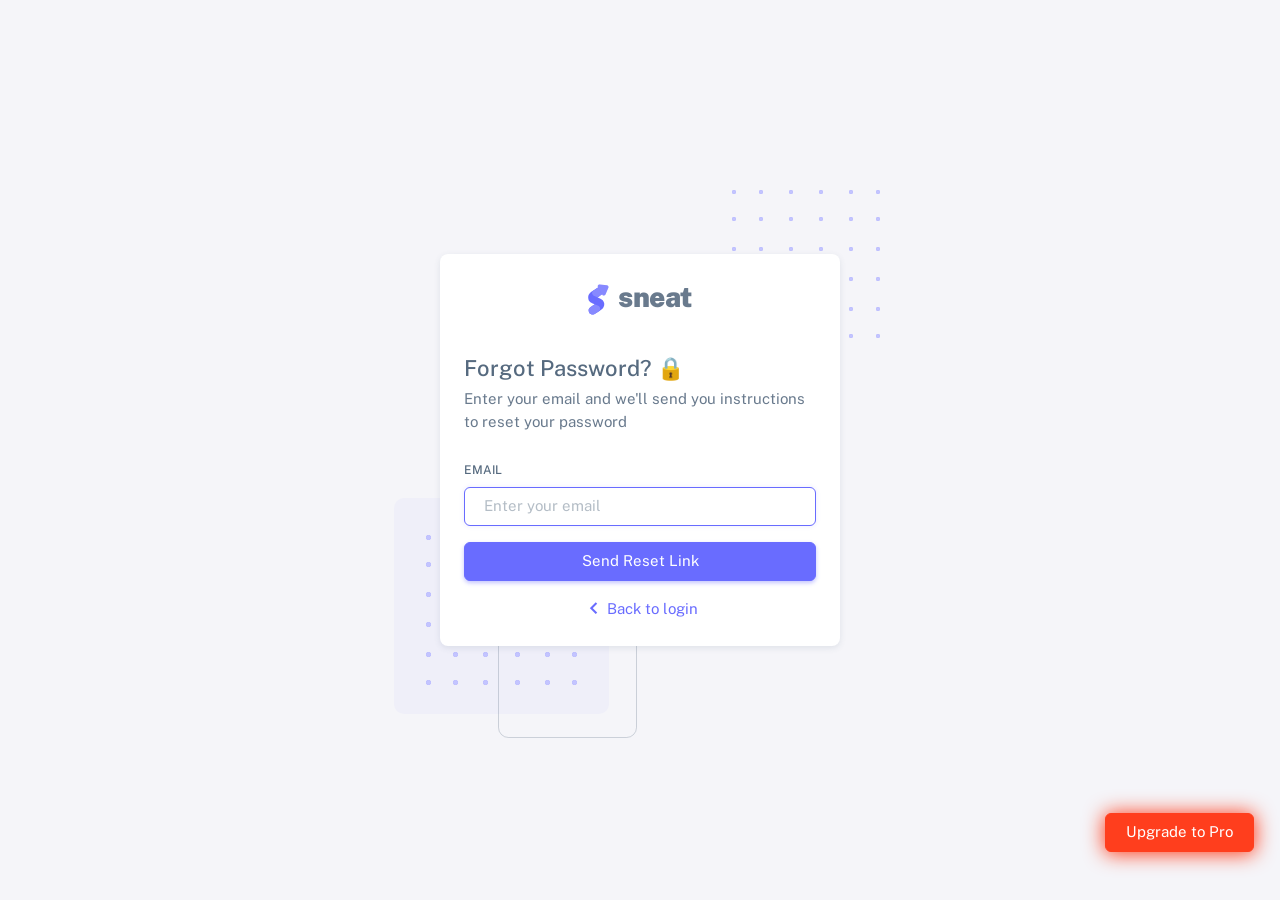
<file: Backend/html/auth-forgot-password-basic.html>
<!DOCTYPE html>

<!-- =========================================================
* Sneat - Bootstrap 5 HTML Admin Template - Pro | v1.0.0
==============================================================

* Product Page: https://themeselection.com/products/sneat-bootstrap-html-admin-template/
* Created by: ThemeSelection
* License: You must have a valid license purchased in order to legally use the theme for your project.
* Copyright ThemeSelection (https://themeselection.com)

=========================================================
 -->
<!-- beautify ignore:start -->
<html
  lang="en"
  class="light-style customizer-hide"
  dir="ltr"
  data-theme="theme-default"
  data-assets-path="../assets/"
  data-template="vertical-menu-template-free"
>
  <head>
    <meta charset="utf-8" />
    <meta
      name="viewport"
      content="width=device-width, initial-scale=1.0, user-scalable=no, minimum-scale=1.0, maximum-scale=1.0"
    />

    <title>Forgot Password Basic - Pages | Sneat - Bootstrap 5 HTML Admin Template - Pro</title>

    <meta name="description" content="" />

    <!-- Favicon -->
    <link rel="icon" type="image/x-icon" href="../assets/img/favicon/favicon.ico" />

    <!-- Fonts -->
    <link rel="preconnect" href="https://fonts.googleapis.com" />
    <link rel="preconnect" href="https://fonts.gstatic.com" crossorigin />
    <link
      href="https://fonts.googleapis.com/css2?family=Public+Sans:ital,wght@0,300;0,400;0,500;0,600;0,700;1,300;1,400;1,500;1,600;1,700&display=swap"
      rel="stylesheet"
    />

    <!-- Icons. Uncomment required icon fonts -->
    <link rel="stylesheet" href="../assets/vendor/fonts/boxicons.css" />

    <!-- Core CSS -->
    <link rel="stylesheet" href="../assets/vendor/css/core.css" class="template-customizer-core-css" />
    <link rel="stylesheet" href="../assets/vendor/css/theme-default.css" class="template-customizer-theme-css" />
    <link rel="stylesheet" href="../assets/css/demo.css" />

    <!-- Vendors CSS -->
    <link rel="stylesheet" href="../assets/vendor/libs/perfect-scrollbar/perfect-scrollbar.css" />

    <!-- Page CSS -->
    <!-- Page -->
    <link rel="stylesheet" href="../assets/vendor/css/pages/page-auth.css" />
    <!-- Helpers -->
    <script src="../assets/vendor/js/helpers.js"></script>

    <!--! Template customizer & Theme config files MUST be included after core stylesheets and helpers.js in the <head> section -->
    <!--? Config:  Mandatory theme config file contain global vars & default theme options, Set your preferred theme option in this file.  -->
    <script src="../assets/js/config.js"></script>
  </head>

  <body>
    <!-- Content -->

    <div class="container-xxl">
      <div class="authentication-wrapper authentication-basic container-p-y">
        <div class="authentication-inner py-4">
          <!-- Forgot Password -->
          <div class="card">
            <div class="card-body">
              <!-- Logo -->
              <div class="app-brand justify-content-center">
                <a href="index.html" class="app-brand-link gap-2">
                  <span class="app-brand-logo demo">
                    <svg
                      width="25"
                      viewBox="0 0 25 42"
                      version="1.1"
                      xmlns="http://www.w3.org/2000/svg"
                      xmlns:xlink="http://www.w3.org/1999/xlink"
                    >
                      <defs>
                        <path
                          d="M13.7918663,0.358365126 L3.39788168,7.44174259 C0.566865006,9.69408886 -0.379795268,12.4788597 0.557900856,15.7960551 C0.68998853,16.2305145 1.09562888,17.7872135 3.12357076,19.2293357 C3.8146334,19.7207684 5.32369333,20.3834223 7.65075054,21.2172976 L7.59773219,21.2525164 L2.63468769,24.5493413 C0.445452254,26.3002124 0.0884951797,28.5083815 1.56381646,31.1738486 C2.83770406,32.8170431 5.20850219,33.2640127 7.09180128,32.5391577 C8.347334,32.0559211 11.4559176,30.0011079 16.4175519,26.3747182 C18.0338572,24.4997857 18.6973423,22.4544883 18.4080071,20.2388261 C17.963753,17.5346866 16.1776345,15.5799961 13.0496516,14.3747546 L10.9194936,13.4715819 L18.6192054,7.984237 L13.7918663,0.358365126 Z"
                          id="path-1"
                        ></path>
                        <path
                          d="M5.47320593,6.00457225 C4.05321814,8.216144 4.36334763,10.0722806 6.40359441,11.5729822 C8.61520715,12.571656 10.0999176,13.2171421 10.8577257,13.5094407 L15.5088241,14.433041 L18.6192054,7.984237 C15.5364148,3.11535317 13.9273018,0.573395879 13.7918663,0.358365126 C13.5790555,0.511491653 10.8061687,2.3935607 5.47320593,6.00457225 Z"
                          id="path-3"
                        ></path>
                        <path
                          d="M7.50063644,21.2294429 L12.3234468,23.3159332 C14.1688022,24.7579751 14.397098,26.4880487 13.008334,28.506154 C11.6195701,30.5242593 10.3099883,31.790241 9.07958868,32.3040991 C5.78142938,33.4346997 4.13234973,34 4.13234973,34 C4.13234973,34 2.75489982,33.0538207 2.37032616e-14,31.1614621 C-0.55822714,27.8186216 -0.55822714,26.0572515 -4.05231404e-15,25.8773518 C0.83734071,25.6075023 2.77988457,22.8248993 3.3049379,22.52991 C3.65497346,22.3332504 5.05353963,21.8997614 7.50063644,21.2294429 Z"
                          id="path-4"
                        ></path>
                        <path
                          d="M20.6,7.13333333 L25.6,13.8 C26.2627417,14.6836556 26.0836556,15.9372583 25.2,16.6 C24.8538077,16.8596443 24.4327404,17 24,17 L14,17 C12.8954305,17 12,16.1045695 12,15 C12,14.5672596 12.1403557,14.1461923 12.4,13.8 L17.4,7.13333333 C18.0627417,6.24967773 19.3163444,6.07059163 20.2,6.73333333 C20.3516113,6.84704183 20.4862915,6.981722 20.6,7.13333333 Z"
                          id="path-5"
                        ></path>
                      </defs>
                      <g id="g-app-brand" stroke="none" stroke-width="1" fill="none" fill-rule="evenodd">
                        <g id="Brand-Logo" transform="translate(-27.000000, -15.000000)">
                          <g id="Icon" transform="translate(27.000000, 15.000000)">
                            <g id="Mask" transform="translate(0.000000, 8.000000)">
                              <mask id="mask-2" fill="white">
                                <use xlink:href="#path-1"></use>
                              </mask>
                              <use fill="#696cff" xlink:href="#path-1"></use>
                              <g id="Path-3" mask="url(#mask-2)">
                                <use fill="#696cff" xlink:href="#path-3"></use>
                                <use fill-opacity="0.2" fill="#FFFFFF" xlink:href="#path-3"></use>
                              </g>
                              <g id="Path-4" mask="url(#mask-2)">
                                <use fill="#696cff" xlink:href="#path-4"></use>
                                <use fill-opacity="0.2" fill="#FFFFFF" xlink:href="#path-4"></use>
                              </g>
                            </g>
                            <g
                              id="Triangle"
                              transform="translate(19.000000, 11.000000) rotate(-300.000000) translate(-19.000000, -11.000000) "
                            >
                              <use fill="#696cff" xlink:href="#path-5"></use>
                              <use fill-opacity="0.2" fill="#FFFFFF" xlink:href="#path-5"></use>
                            </g>
                          </g>
                        </g>
                      </g>
                    </svg>
                  </span>
                  <span class="app-brand-text demo text-body fw-bolder">Sneat</span>
                </a>
              </div>
              <!-- /Logo -->
              <h4 class="mb-2">Forgot Password? 🔒</h4>
              <p class="mb-4">Enter your email and we'll send you instructions to reset your password</p>
              <form id="formAuthentication" class="mb-3" action="index.html" method="POST">
                <div class="mb-3">
                  <label for="email" class="form-label">Email</label>
                  <input
                    type="text"
                    class="form-control"
                    id="email"
                    name="email"
                    placeholder="Enter your email"
                    autofocus
                  />
                </div>
                <button class="btn btn-primary d-grid w-100">Send Reset Link</button>
              </form>
              <div class="text-center">
                <a href="auth-login-basic.html" class="d-flex align-items-center justify-content-center">
                  <i class="bx bx-chevron-left scaleX-n1-rtl bx-sm"></i>
                  Back to login
                </a>
              </div>
            </div>
          </div>
          <!-- /Forgot Password -->
        </div>
      </div>
    </div>

    <!-- / Content -->

    <div class="buy-now">
      <a
        href="https://themeselection.com/products/sneat-bootstrap-html-admin-template/"
        target="_blank"
        class="btn btn-danger btn-buy-now"
        >Upgrade to Pro</a
      >
    </div>

    <!-- Core JS -->
    <!-- build:js assets/vendor/js/core.js -->
    <script src="../assets/vendor/libs/jquery/jquery.js"></script>
    <script src="../assets/vendor/libs/popper/popper.js"></script>
    <script src="../assets/vendor/js/bootstrap.js"></script>
    <script src="../assets/vendor/libs/perfect-scrollbar/perfect-scrollbar.js"></script>

    <script src="../assets/vendor/js/menu.js"></script>
    <!-- endbuild -->

    <!-- Vendors JS -->

    <!-- Main JS -->
    <script src="../assets/js/main.js"></script>

    <!-- Page JS -->

    <!-- Place this tag in your head or just before your close body tag. -->
    <script async defer src="https://buttons.github.io/buttons.js"></script>
  </body>
</html>
</file>
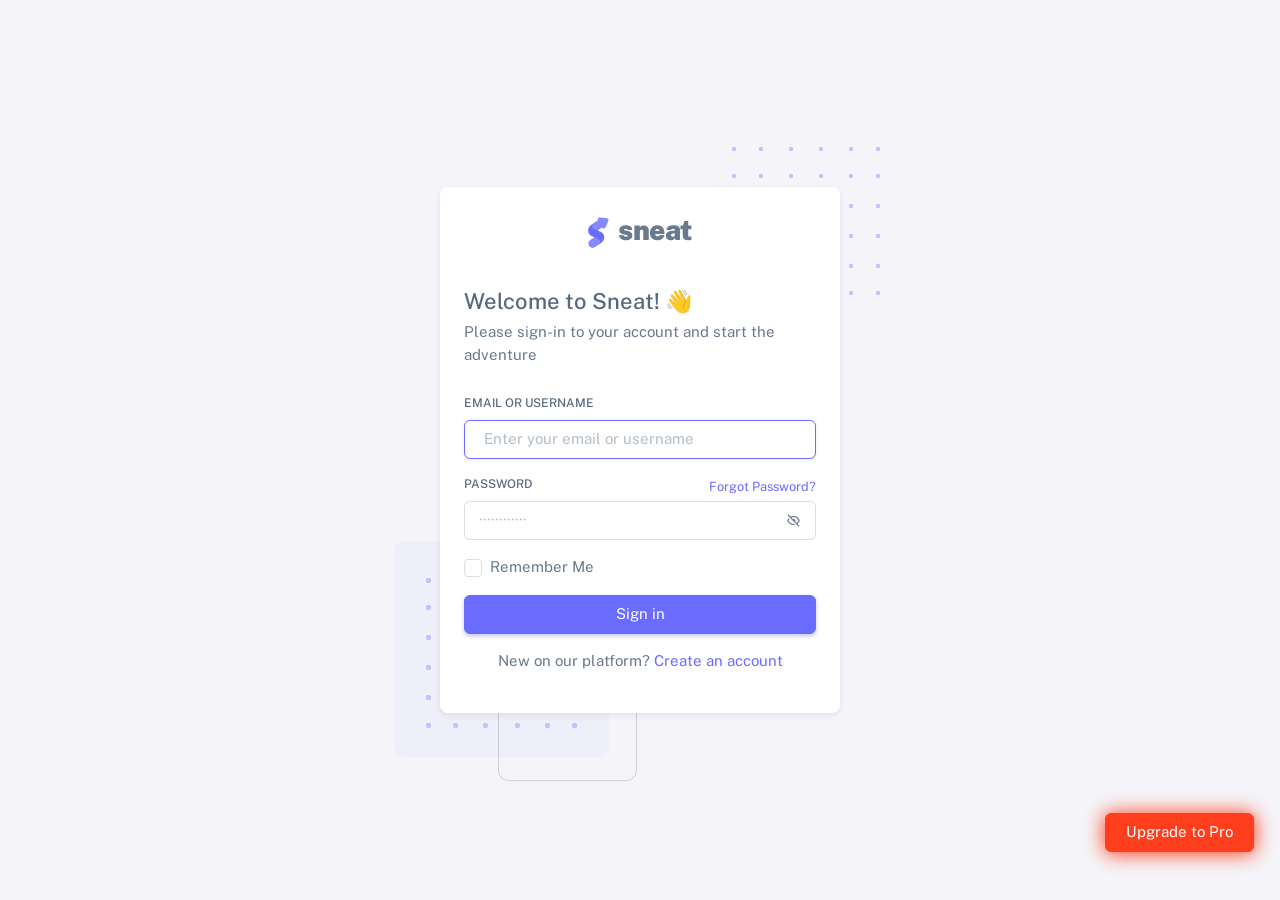
<file: Backend/html/auth-login-basic.html>
<!DOCTYPE html>

<!-- =========================================================
* Sneat - Bootstrap 5 HTML Admin Template - Pro | v1.0.0
==============================================================

* Product Page: https://themeselection.com/products/sneat-bootstrap-html-admin-template/
* Created by: ThemeSelection
* License: You must have a valid license purchased in order to legally use the theme for your project.
* Copyright ThemeSelection (https://themeselection.com)

=========================================================
 -->
<!-- beautify ignore:start -->
<html
  lang="en"
  class="light-style customizer-hide"
  dir="ltr"
  data-theme="theme-default"
  data-assets-path="../assets/"
  data-template="vertical-menu-template-free"
>
  <head>
    <meta charset="utf-8" />
    <meta
      name="viewport"
      content="width=device-width, initial-scale=1.0, user-scalable=no, minimum-scale=1.0, maximum-scale=1.0"
    />

    <title>Login Basic - Pages | Sneat - Bootstrap 5 HTML Admin Template - Pro</title>

    <meta name="description" content="" />

    <!-- Favicon -->
    <link rel="icon" type="image/x-icon" href="../assets/img/favicon/favicon.ico" />

    <!-- Fonts -->
    <link rel="preconnect" href="https://fonts.googleapis.com" />
    <link rel="preconnect" href="https://fonts.gstatic.com" crossorigin />
    <link
      href="https://fonts.googleapis.com/css2?family=Public+Sans:ital,wght@0,300;0,400;0,500;0,600;0,700;1,300;1,400;1,500;1,600;1,700&display=swap"
      rel="stylesheet"
    />

    <!-- Icons. Uncomment required icon fonts -->
    <link rel="stylesheet" href="../assets/vendor/fonts/boxicons.css" />

    <!-- Core CSS -->
    <link rel="stylesheet" href="../assets/vendor/css/core.css" class="template-customizer-core-css" />
    <link rel="stylesheet" href="../assets/vendor/css/theme-default.css" class="template-customizer-theme-css" />
    <link rel="stylesheet" href="../assets/css/demo.css" />

    <!-- Vendors CSS -->
    <link rel="stylesheet" href="../assets/vendor/libs/perfect-scrollbar/perfect-scrollbar.css" />

    <!-- Page CSS -->
    <!-- Page -->
    <link rel="stylesheet" href="../assets/vendor/css/pages/page-auth.css" />
    <!-- Helpers -->
    <script src="../assets/vendor/js/helpers.js"></script>

    <!--! Template customizer & Theme config files MUST be included after core stylesheets and helpers.js in the <head> section -->
    <!--? Config:  Mandatory theme config file contain global vars & default theme options, Set your preferred theme option in this file.  -->
    <script src="../assets/js/config.js"></script>
  </head>

  <body>
    <!-- Content -->

    <div class="container-xxl">
      <div class="authentication-wrapper authentication-basic container-p-y">
        <div class="authentication-inner">
          <!-- Register -->
          <div class="card">
            <div class="card-body">
              <!-- Logo -->
              <div class="app-brand justify-content-center">
                <a href="index.html" class="app-brand-link gap-2">
                  <span class="app-brand-logo demo">
                    <svg
                      width="25"
                      viewBox="0 0 25 42"
                      version="1.1"
                      xmlns="http://www.w3.org/2000/svg"
                      xmlns:xlink="http://www.w3.org/1999/xlink"
                    >
                      <defs>
                        <path
                          d="M13.7918663,0.358365126 L3.39788168,7.44174259 C0.566865006,9.69408886 -0.379795268,12.4788597 0.557900856,15.7960551 C0.68998853,16.2305145 1.09562888,17.7872135 3.12357076,19.2293357 C3.8146334,19.7207684 5.32369333,20.3834223 7.65075054,21.2172976 L7.59773219,21.2525164 L2.63468769,24.5493413 C0.445452254,26.3002124 0.0884951797,28.5083815 1.56381646,31.1738486 C2.83770406,32.8170431 5.20850219,33.2640127 7.09180128,32.5391577 C8.347334,32.0559211 11.4559176,30.0011079 16.4175519,26.3747182 C18.0338572,24.4997857 18.6973423,22.4544883 18.4080071,20.2388261 C17.963753,17.5346866 16.1776345,15.5799961 13.0496516,14.3747546 L10.9194936,13.4715819 L18.6192054,7.984237 L13.7918663,0.358365126 Z"
                          id="path-1"
                        ></path>
                        <path
                          d="M5.47320593,6.00457225 C4.05321814,8.216144 4.36334763,10.0722806 6.40359441,11.5729822 C8.61520715,12.571656 10.0999176,13.2171421 10.8577257,13.5094407 L15.5088241,14.433041 L18.6192054,7.984237 C15.5364148,3.11535317 13.9273018,0.573395879 13.7918663,0.358365126 C13.5790555,0.511491653 10.8061687,2.3935607 5.47320593,6.00457225 Z"
                          id="path-3"
                        ></path>
                        <path
                          d="M7.50063644,21.2294429 L12.3234468,23.3159332 C14.1688022,24.7579751 14.397098,26.4880487 13.008334,28.506154 C11.6195701,30.5242593 10.3099883,31.790241 9.07958868,32.3040991 C5.78142938,33.4346997 4.13234973,34 4.13234973,34 C4.13234973,34 2.75489982,33.0538207 2.37032616e-14,31.1614621 C-0.55822714,27.8186216 -0.55822714,26.0572515 -4.05231404e-15,25.8773518 C0.83734071,25.6075023 2.77988457,22.8248993 3.3049379,22.52991 C3.65497346,22.3332504 5.05353963,21.8997614 7.50063644,21.2294429 Z"
                          id="path-4"
                        ></path>
                        <path
                          d="M20.6,7.13333333 L25.6,13.8 C26.2627417,14.6836556 26.0836556,15.9372583 25.2,16.6 C24.8538077,16.8596443 24.4327404,17 24,17 L14,17 C12.8954305,17 12,16.1045695 12,15 C12,14.5672596 12.1403557,14.1461923 12.4,13.8 L17.4,7.13333333 C18.0627417,6.24967773 19.3163444,6.07059163 20.2,6.73333333 C20.3516113,6.84704183 20.4862915,6.981722 20.6,7.13333333 Z"
                          id="path-5"
                        ></path>
                      </defs>
                      <g id="g-app-brand" stroke="none" stroke-width="1" fill="none" fill-rule="evenodd">
                        <g id="Brand-Logo" transform="translate(-27.000000, -15.000000)">
                          <g id="Icon" transform="translate(27.000000, 15.000000)">
                            <g id="Mask" transform="translate(0.000000, 8.000000)">
                              <mask id="mask-2" fill="white">
                                <use xlink:href="#path-1"></use>
                              </mask>
                              <use fill="#696cff" xlink:href="#path-1"></use>
                              <g id="Path-3" mask="url(#mask-2)">
                                <use fill="#696cff" xlink:href="#path-3"></use>
                                <use fill-opacity="0.2" fill="#FFFFFF" xlink:href="#path-3"></use>
                              </g>
                              <g id="Path-4" mask="url(#mask-2)">
                                <use fill="#696cff" xlink:href="#path-4"></use>
                                <use fill-opacity="0.2" fill="#FFFFFF" xlink:href="#path-4"></use>
                              </g>
                            </g>
                            <g
                              id="Triangle"
                              transform="translate(19.000000, 11.000000) rotate(-300.000000) translate(-19.000000, -11.000000) "
                            >
                              <use fill="#696cff" xlink:href="#path-5"></use>
                              <use fill-opacity="0.2" fill="#FFFFFF" xlink:href="#path-5"></use>
                            </g>
                          </g>
                        </g>
                      </g>
                    </svg>
                  </span>
                  <span class="app-brand-text demo text-body fw-bolder">Sneat</span>
                </a>
              </div>
              <!-- /Logo -->
              <h4 class="mb-2">Welcome to Sneat! 👋</h4>
              <p class="mb-4">Please sign-in to your account and start the adventure</p>

              <form id="formAuthentication" class="mb-3" action="index.html" method="POST">
                <div class="mb-3">
                  <label for="email" class="form-label">Email or Username</label>
                  <input
                    type="text"
                    class="form-control"
                    id="email"
                    name="email-username"
                    placeholder="Enter your email or username"
                    autofocus
                  />
                </div>
                <div class="mb-3 form-password-toggle">
                  <div class="d-flex justify-content-between">
                    <label class="form-label" for="password">Password</label>
                    <a href="auth-forgot-password-basic.html">
                      <small>Forgot Password?</small>
                    </a>
                  </div>
                  <div class="input-group input-group-merge">
                    <input
                      type="password"
                      id="password"
                      class="form-control"
                      name="password"
                      placeholder="&#xb7;&#xb7;&#xb7;&#xb7;&#xb7;&#xb7;&#xb7;&#xb7;&#xb7;&#xb7;&#xb7;&#xb7;"
                      aria-describedby="password"
                    />
                    <span class="input-group-text cursor-pointer"><i class="bx bx-hide"></i></span>
                  </div>
                </div>
                <div class="mb-3">
                  <div class="form-check">
                    <input class="form-check-input" type="checkbox" id="remember-me" />
                    <label class="form-check-label" for="remember-me"> Remember Me </label>
                  </div>
                </div>
                <div class="mb-3">
                  <button class="btn btn-primary d-grid w-100" type="submit">Sign in</button>
                </div>
              </form>

              <p class="text-center">
                <span>New on our platform?</span>
                <a href="auth-register-basic.html">
                  <span>Create an account</span>
                </a>
              </p>
            </div>
          </div>
          <!-- /Register -->
        </div>
      </div>
    </div>

    <!-- / Content -->

    <div class="buy-now">
      <a
        href="https://themeselection.com/products/sneat-bootstrap-html-admin-template/"
        target="_blank"
        class="btn btn-danger btn-buy-now"
        >Upgrade to Pro</a
      >
    </div>

    <!-- Core JS -->
    <!-- build:js assets/vendor/js/core.js -->
    <script src="../assets/vendor/libs/jquery/jquery.js"></script>
    <script src="../assets/vendor/libs/popper/popper.js"></script>
    <script src="../assets/vendor/js/bootstrap.js"></script>
    <script src="../assets/vendor/libs/perfect-scrollbar/perfect-scrollbar.js"></script>

    <script src="../assets/vendor/js/menu.js"></script>
    <!-- endbuild -->

    <!-- Vendors JS -->

    <!-- Main JS -->
    <script src="../assets/js/main.js"></script>

    <!-- Page JS -->

    <!-- Place this tag in your head or just before your close body tag. -->
    <script async defer src="https://buttons.github.io/buttons.js"></script>
  </body>
</html>
</file>
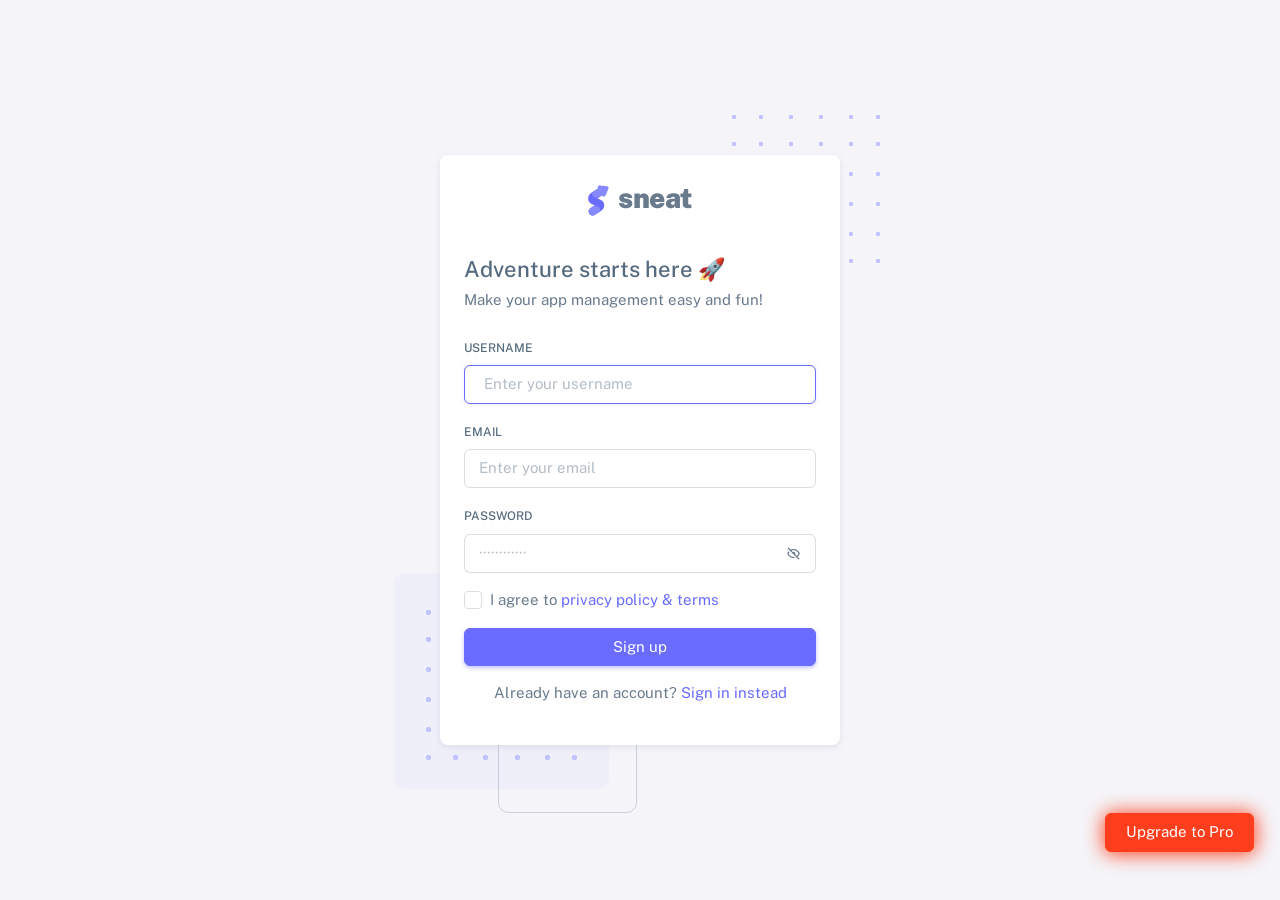
<file: Backend/html/auth-register-basic.html>
<!DOCTYPE html>

<!-- =========================================================
* Sneat - Bootstrap 5 HTML Admin Template - Pro | v1.0.0
==============================================================

* Product Page: https://themeselection.com/products/sneat-bootstrap-html-admin-template/
* Created by: ThemeSelection
* License: You must have a valid license purchased in order to legally use the theme for your project.
* Copyright ThemeSelection (https://themeselection.com)

=========================================================
 -->
<!-- beautify ignore:start -->
<html
  lang="en"
  class="light-style customizer-hide"
  dir="ltr"
  data-theme="theme-default"
  data-assets-path="../assets/"
  data-template="vertical-menu-template-free"
>
  <head>
    <meta charset="utf-8" />
    <meta
      name="viewport"
      content="width=device-width, initial-scale=1.0, user-scalable=no, minimum-scale=1.0, maximum-scale=1.0"
    />

    <title>Register Basic - Pages | Sneat - Bootstrap 5 HTML Admin Template - Pro</title>

    <meta name="description" content="" />

    <!-- Favicon -->
    <link rel="icon" type="image/x-icon" href="../assets/img/favicon/favicon.ico" />

    <!-- Fonts -->
    <link rel="preconnect" href="https://fonts.googleapis.com" />
    <link rel="preconnect" href="https://fonts.gstatic.com" crossorigin />
    <link
      href="https://fonts.googleapis.com/css2?family=Public+Sans:ital,wght@0,300;0,400;0,500;0,600;0,700;1,300;1,400;1,500;1,600;1,700&display=swap"
      rel="stylesheet"
    />

    <!-- Icons. Uncomment required icon fonts -->
    <link rel="stylesheet" href="../assets/vendor/fonts/boxicons.css" />

    <!-- Core CSS -->
    <link rel="stylesheet" href="../assets/vendor/css/core.css" class="template-customizer-core-css" />
    <link rel="stylesheet" href="../assets/vendor/css/theme-default.css" class="template-customizer-theme-css" />
    <link rel="stylesheet" href="../assets/css/demo.css" />

    <!-- Vendors CSS -->
    <link rel="stylesheet" href="../assets/vendor/libs/perfect-scrollbar/perfect-scrollbar.css" />

    <!-- Page CSS -->
    <!-- Page -->
    <link rel="stylesheet" href="../assets/vendor/css/pages/page-auth.css" />
    <!-- Helpers -->
    <script src="../assets/vendor/js/helpers.js"></script>

    <!--! Template customizer & Theme config files MUST be included after core stylesheets and helpers.js in the <head> section -->
    <!--? Config:  Mandatory theme config file contain global vars & default theme options, Set your preferred theme option in this file.  -->
    <script src="../assets/js/config.js"></script>
  </head>

  <body>
    <!-- Content -->

    <div class="container-xxl">
      <div class="authentication-wrapper authentication-basic container-p-y">
        <div class="authentication-inner">
          <!-- Register Card -->
          <div class="card">
            <div class="card-body">
              <!-- Logo -->
              <div class="app-brand justify-content-center">
                <a href="index.html" class="app-brand-link gap-2">
                  <span class="app-brand-logo demo">
                    <svg
                      width="25"
                      viewBox="0 0 25 42"
                      version="1.1"
                      xmlns="http://www.w3.org/2000/svg"
                      xmlns:xlink="http://www.w3.org/1999/xlink"
                    >
                      <defs>
                        <path
                          d="M13.7918663,0.358365126 L3.39788168,7.44174259 C0.566865006,9.69408886 -0.379795268,12.4788597 0.557900856,15.7960551 C0.68998853,16.2305145 1.09562888,17.7872135 3.12357076,19.2293357 C3.8146334,19.7207684 5.32369333,20.3834223 7.65075054,21.2172976 L7.59773219,21.2525164 L2.63468769,24.5493413 C0.445452254,26.3002124 0.0884951797,28.5083815 1.56381646,31.1738486 C2.83770406,32.8170431 5.20850219,33.2640127 7.09180128,32.5391577 C8.347334,32.0559211 11.4559176,30.0011079 16.4175519,26.3747182 C18.0338572,24.4997857 18.6973423,22.4544883 18.4080071,20.2388261 C17.963753,17.5346866 16.1776345,15.5799961 13.0496516,14.3747546 L10.9194936,13.4715819 L18.6192054,7.984237 L13.7918663,0.358365126 Z"
                          id="path-1"
                        ></path>
                        <path
                          d="M5.47320593,6.00457225 C4.05321814,8.216144 4.36334763,10.0722806 6.40359441,11.5729822 C8.61520715,12.571656 10.0999176,13.2171421 10.8577257,13.5094407 L15.5088241,14.433041 L18.6192054,7.984237 C15.5364148,3.11535317 13.9273018,0.573395879 13.7918663,0.358365126 C13.5790555,0.511491653 10.8061687,2.3935607 5.47320593,6.00457225 Z"
                          id="path-3"
                        ></path>
                        <path
                          d="M7.50063644,21.2294429 L12.3234468,23.3159332 C14.1688022,24.7579751 14.397098,26.4880487 13.008334,28.506154 C11.6195701,30.5242593 10.3099883,31.790241 9.07958868,32.3040991 C5.78142938,33.4346997 4.13234973,34 4.13234973,34 C4.13234973,34 2.75489982,33.0538207 2.37032616e-14,31.1614621 C-0.55822714,27.8186216 -0.55822714,26.0572515 -4.05231404e-15,25.8773518 C0.83734071,25.6075023 2.77988457,22.8248993 3.3049379,22.52991 C3.65497346,22.3332504 5.05353963,21.8997614 7.50063644,21.2294429 Z"
                          id="path-4"
                        ></path>
                        <path
                          d="M20.6,7.13333333 L25.6,13.8 C26.2627417,14.6836556 26.0836556,15.9372583 25.2,16.6 C24.8538077,16.8596443 24.4327404,17 24,17 L14,17 C12.8954305,17 12,16.1045695 12,15 C12,14.5672596 12.1403557,14.1461923 12.4,13.8 L17.4,7.13333333 C18.0627417,6.24967773 19.3163444,6.07059163 20.2,6.73333333 C20.3516113,6.84704183 20.4862915,6.981722 20.6,7.13333333 Z"
                          id="path-5"
                        ></path>
                      </defs>
                      <g id="g-app-brand" stroke="none" stroke-width="1" fill="none" fill-rule="evenodd">
                        <g id="Brand-Logo" transform="translate(-27.000000, -15.000000)">
                          <g id="Icon" transform="translate(27.000000, 15.000000)">
                            <g id="Mask" transform="translate(0.000000, 8.000000)">
                              <mask id="mask-2" fill="white">
                                <use xlink:href="#path-1"></use>
                              </mask>
                              <use fill="#696cff" xlink:href="#path-1"></use>
                              <g id="Path-3" mask="url(#mask-2)">
                                <use fill="#696cff" xlink:href="#path-3"></use>
                                <use fill-opacity="0.2" fill="#FFFFFF" xlink:href="#path-3"></use>
                              </g>
                              <g id="Path-4" mask="url(#mask-2)">
                                <use fill="#696cff" xlink:href="#path-4"></use>
                                <use fill-opacity="0.2" fill="#FFFFFF" xlink:href="#path-4"></use>
                              </g>
                            </g>
                            <g
                              id="Triangle"
                              transform="translate(19.000000, 11.000000) rotate(-300.000000) translate(-19.000000, -11.000000) "
                            >
                              <use fill="#696cff" xlink:href="#path-5"></use>
                              <use fill-opacity="0.2" fill="#FFFFFF" xlink:href="#path-5"></use>
                            </g>
                          </g>
                        </g>
                      </g>
                    </svg>
                  </span>
                  <span class="app-brand-text demo text-body fw-bolder">Sneat</span>
                </a>
              </div>
              <!-- /Logo -->
              <h4 class="mb-2">Adventure starts here 🚀</h4>
              <p class="mb-4">Make your app management easy and fun!</p>

              <form id="formAuthentication" class="mb-3" action="index.html" method="POST">
                <div class="mb-3">
                  <label for="username" class="form-label">Username</label>
                  <input
                    type="text"
                    class="form-control"
                    id="username"
                    name="username"
                    placeholder="Enter your username"
                    autofocus
                  />
                </div>
                <div class="mb-3">
                  <label for="email" class="form-label">Email</label>
                  <input type="text" class="form-control" id="email" name="email" placeholder="Enter your email" />
                </div>
                <div class="mb-3 form-password-toggle">
                  <label class="form-label" for="password">Password</label>
                  <div class="input-group input-group-merge">
                    <input
                      type="password"
                      id="password"
                      class="form-control"
                      name="password"
                      placeholder="&#xb7;&#xb7;&#xb7;&#xb7;&#xb7;&#xb7;&#xb7;&#xb7;&#xb7;&#xb7;&#xb7;&#xb7;"
                      aria-describedby="password"
                    />
                    <span class="input-group-text cursor-pointer"><i class="bx bx-hide"></i></span>
                  </div>
                </div>

                <div class="mb-3">
                  <div class="form-check">
                    <input class="form-check-input" type="checkbox" id="terms-conditions" name="terms" />
                    <label class="form-check-label" for="terms-conditions">
                      I agree to
                      <a href="javascript:void(0);">privacy policy & terms</a>
                    </label>
                  </div>
                </div>
                <button class="btn btn-primary d-grid w-100">Sign up</button>
              </form>

              <p class="text-center">
                <span>Already have an account?</span>
                <a href="auth-login-basic.html">
                  <span>Sign in instead</span>
                </a>
              </p>
            </div>
          </div>
          <!-- Register Card -->
        </div>
      </div>
    </div>

    <!-- / Content -->

    <div class="buy-now">
      <a
        href="https://themeselection.com/products/sneat-bootstrap-html-admin-template/"
        target="_blank"
        class="btn btn-danger btn-buy-now"
        >Upgrade to Pro</a
      >
    </div>

    <!-- Core JS -->
    <!-- build:js assets/vendor/js/core.js -->
    <script src="../assets/vendor/libs/jquery/jquery.js"></script>
    <script src="../assets/vendor/libs/popper/popper.js"></script>
    <script src="../assets/vendor/js/bootstrap.js"></script>
    <script src="../assets/vendor/libs/perfect-scrollbar/perfect-scrollbar.js"></script>

    <script src="../assets/vendor/js/menu.js"></script>
    <!-- endbuild -->

    <!-- Vendors JS -->

    <!-- Main JS -->
    <script src="../assets/js/main.js"></script>

    <!-- Page JS -->

    <!-- Place this tag in your head or just before your close body tag. -->
    <script async defer src="https://buttons.github.io/buttons.js"></script>
  </body>
</html>
</file>
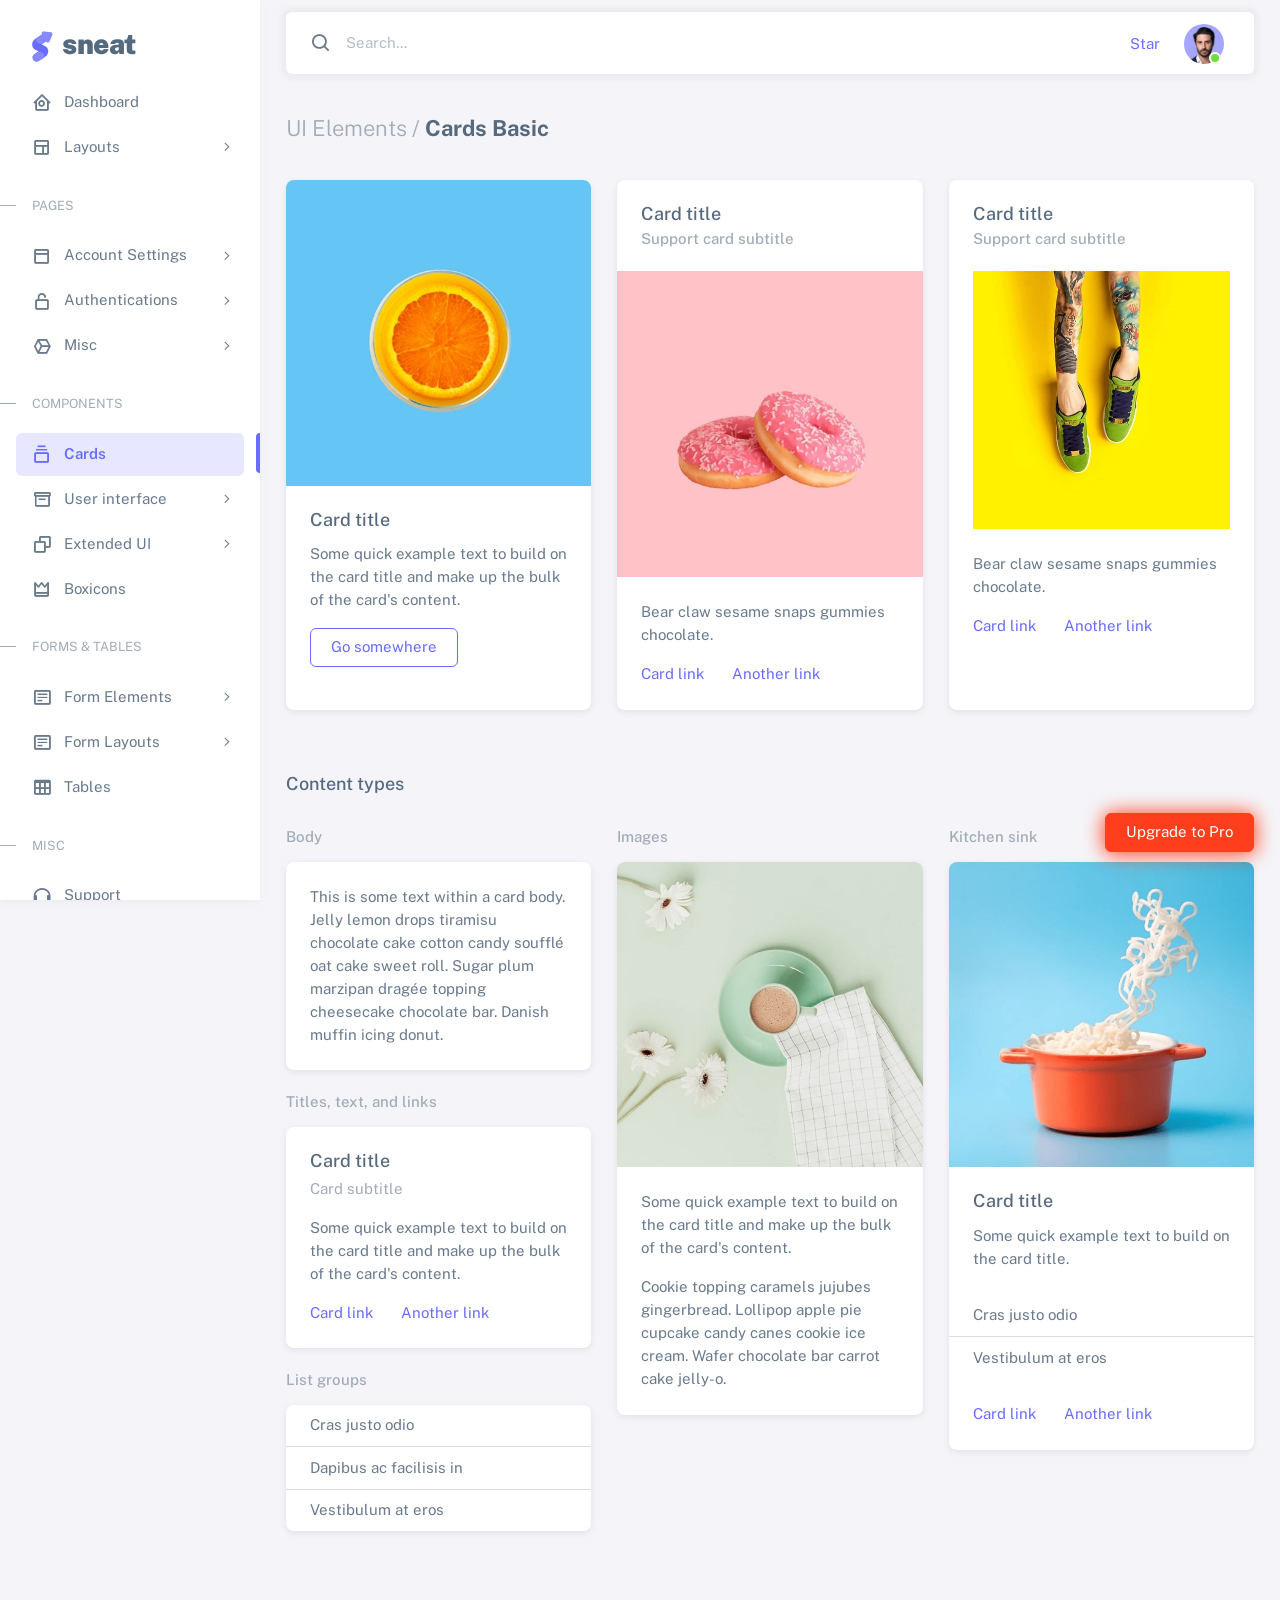
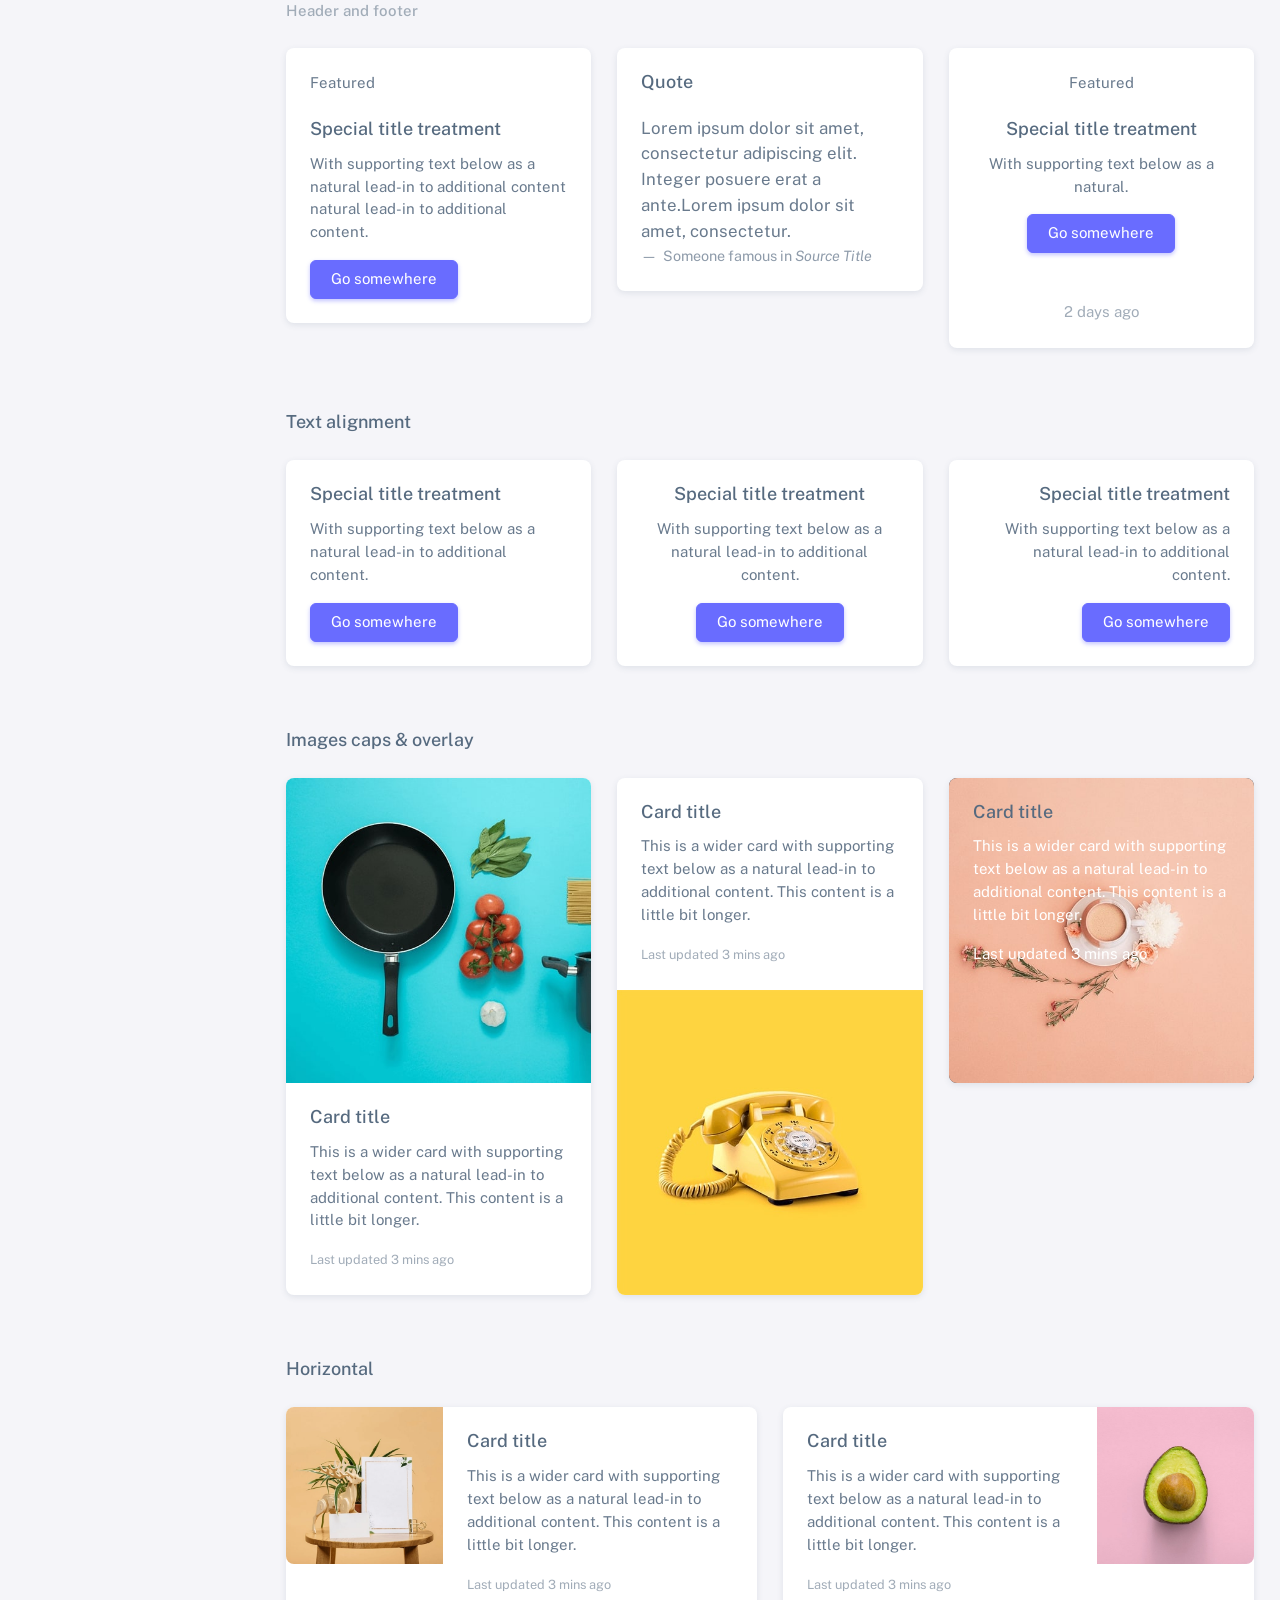
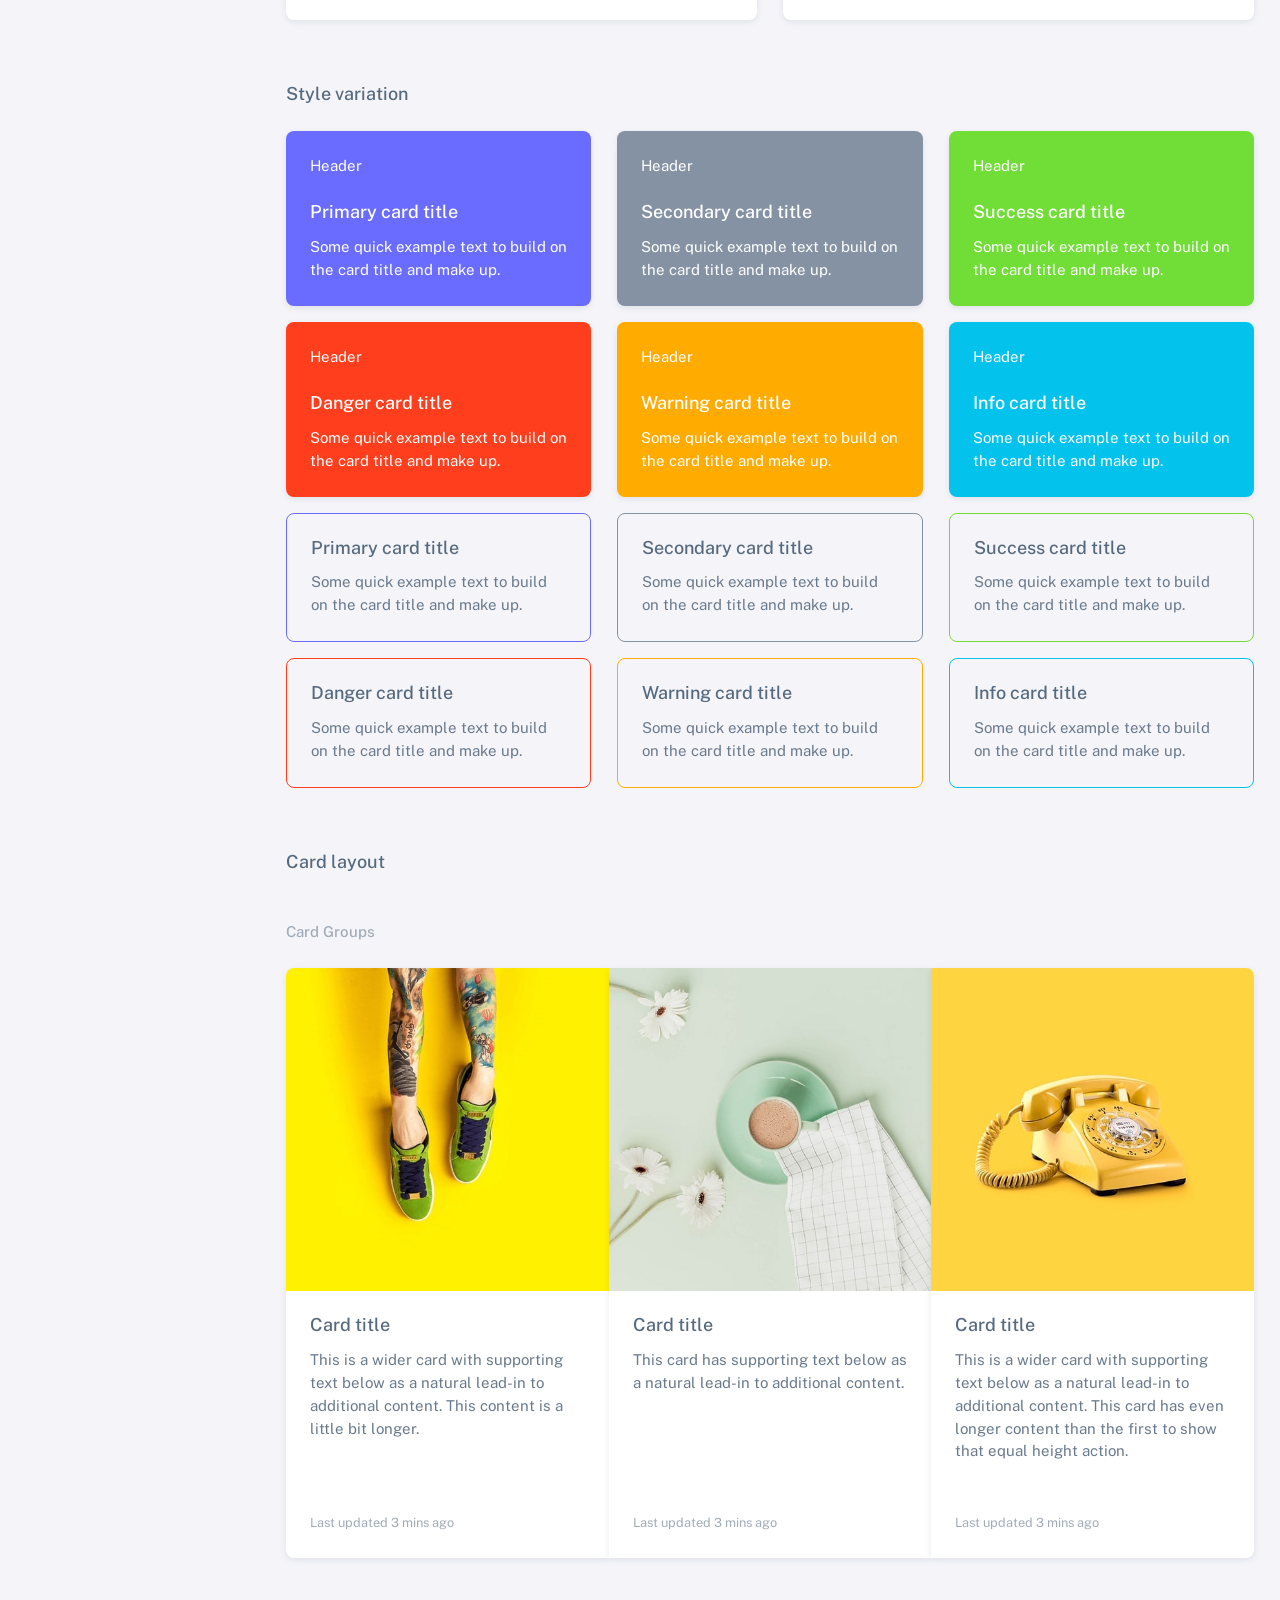
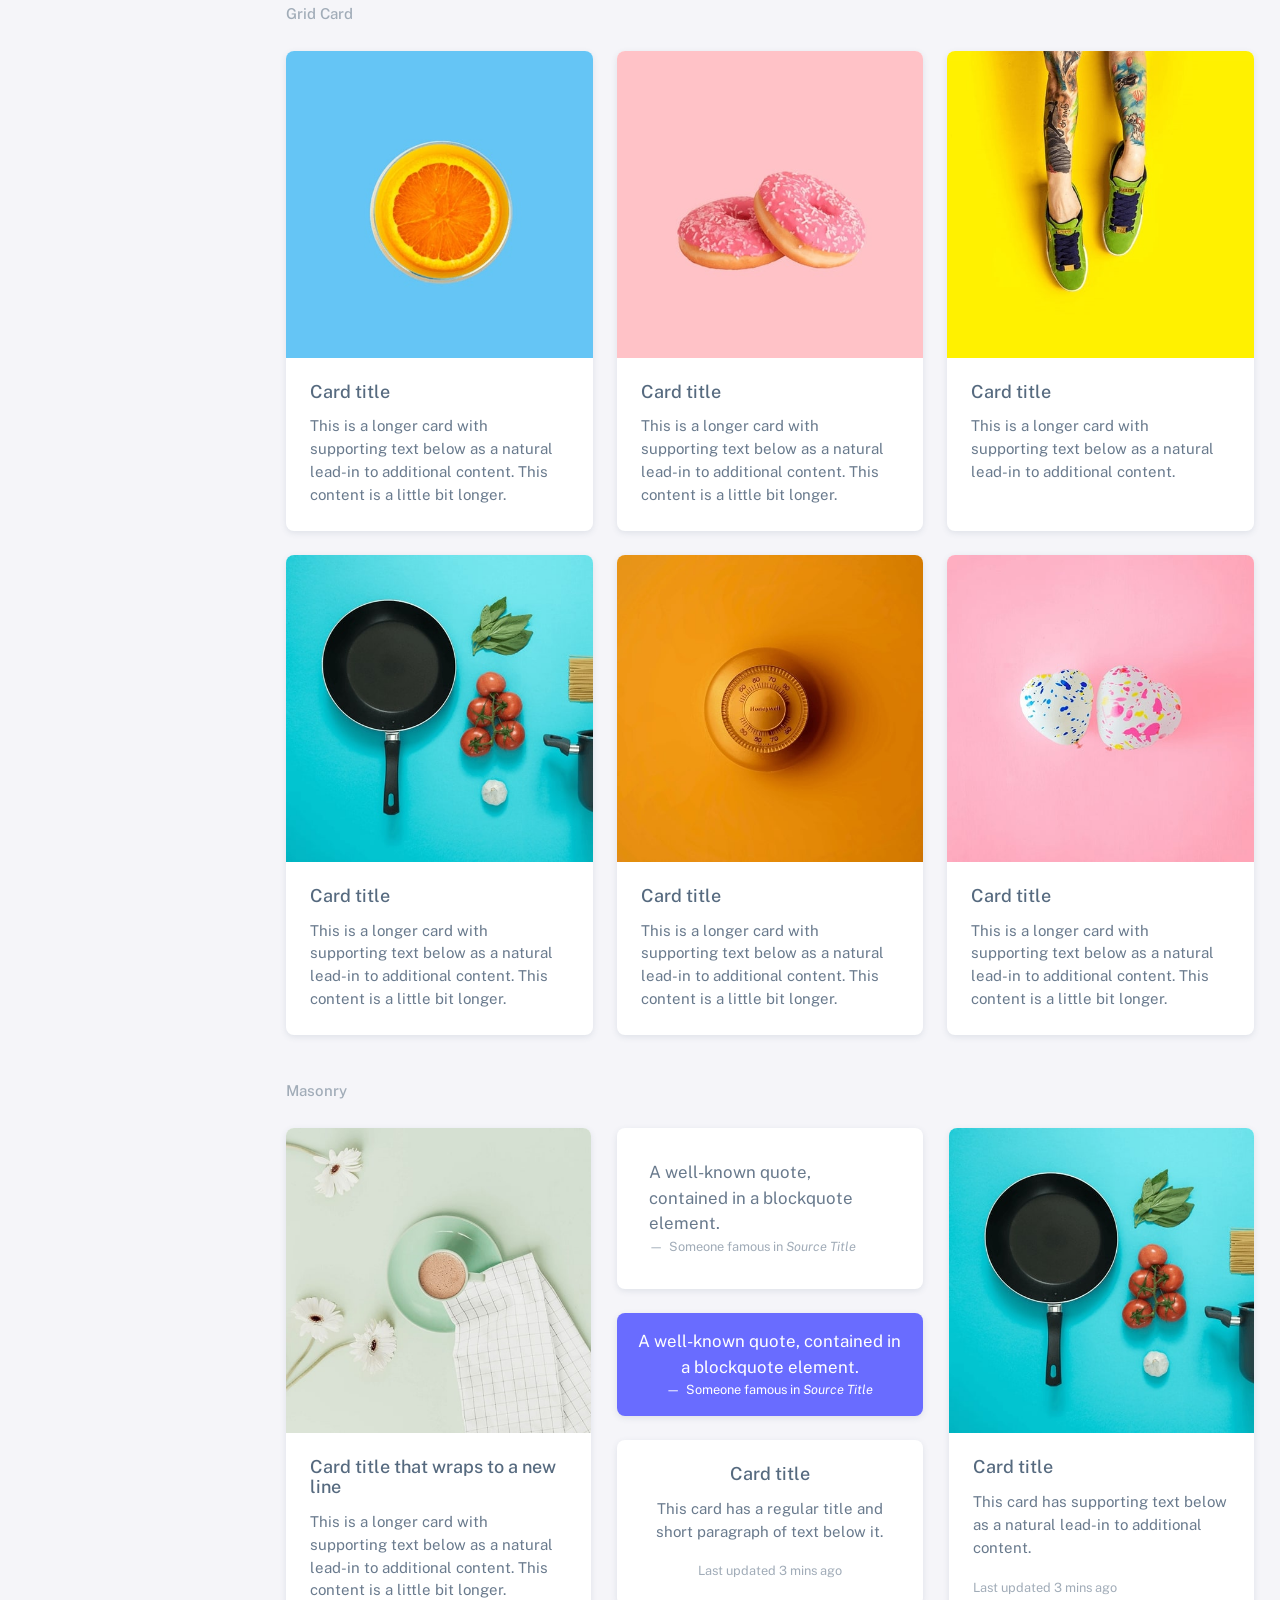
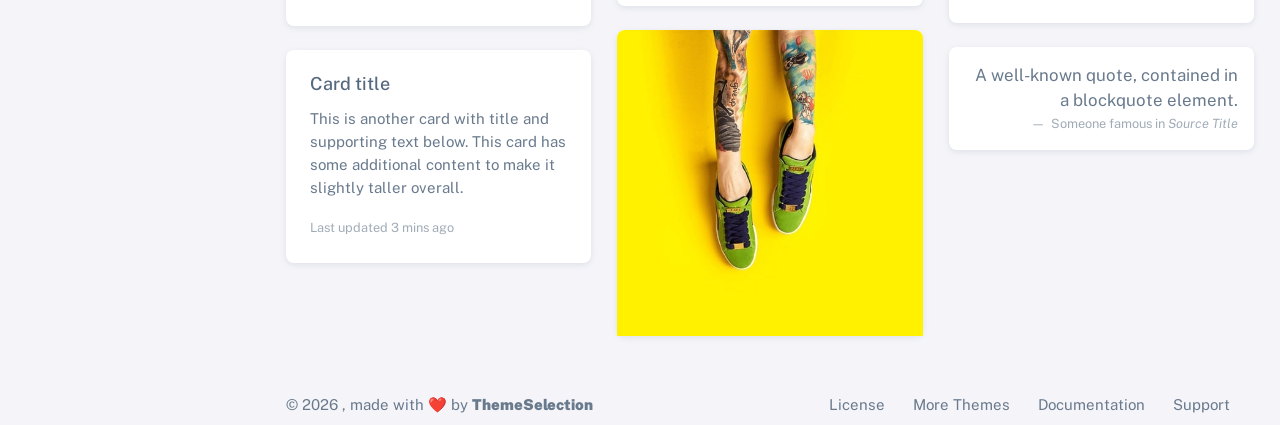
<file: Backend/html/cards-basic.html>
<!DOCTYPE html>

<!-- =========================================================
* Sneat - Bootstrap 5 HTML Admin Template - Pro | v1.0.0
==============================================================

* Product Page: https://themeselection.com/products/sneat-bootstrap-html-admin-template/
* Created by: ThemeSelection
* License: You must have a valid license purchased in order to legally use the theme for your project.
* Copyright ThemeSelection (https://themeselection.com)

=========================================================
 -->
<!-- beautify ignore:start -->
<html
  lang="en"
  class="light-style layout-menu-fixed"
  dir="ltr"
  data-theme="theme-default"
  data-assets-path="../assets/"
  data-template="vertical-menu-template-free"
>
  <head>
    <meta charset="utf-8" />
    <meta
      name="viewport"
      content="width=device-width, initial-scale=1.0, user-scalable=no, minimum-scale=1.0, maximum-scale=1.0"
    />

    <title>Cards basic - UI elements | Sneat - Bootstrap 5 HTML Admin Template - Pro</title>

    <meta name="description" content="" />

    <!-- Favicon -->
    <link rel="icon" type="image/x-icon" href="../assets/img/favicon/favicon.ico" />

    <!-- Fonts -->
    <link rel="preconnect" href="https://fonts.googleapis.com" />
    <link rel="preconnect" href="https://fonts.gstatic.com" crossorigin />
    <link
      href="https://fonts.googleapis.com/css2?family=Public+Sans:ital,wght@0,300;0,400;0,500;0,600;0,700;1,300;1,400;1,500;1,600;1,700&display=swap"
      rel="stylesheet"
    />

    <!-- Icons. Uncomment required icon fonts -->
    <link rel="stylesheet" href="../assets/vendor/fonts/boxicons.css" />

    <!-- Core CSS -->
    <link rel="stylesheet" href="../assets/vendor/css/core.css" class="template-customizer-core-css" />
    <link rel="stylesheet" href="../assets/vendor/css/theme-default.css" class="template-customizer-theme-css" />
    <link rel="stylesheet" href="../assets/css/demo.css" />

    <!-- Vendors CSS -->
    <link rel="stylesheet" href="../assets/vendor/libs/perfect-scrollbar/perfect-scrollbar.css" />

    <!-- Page CSS -->

    <!-- Helpers -->
    <script src="../assets/vendor/js/helpers.js"></script>

    <!--! Template customizer & Theme config files MUST be included after core stylesheets and helpers.js in the <head> section -->
    <!--? Config:  Mandatory theme config file contain global vars & default theme options, Set your preferred theme option in this file.  -->
    <script src="../assets/js/config.js"></script>
  </head>

  <body>
    <!-- Layout wrapper -->
    <div class="layout-wrapper layout-content-navbar">
      <div class="layout-container">
        <!-- Menu -->

        <aside id="layout-menu" class="layout-menu menu-vertical menu bg-menu-theme">
          <div class="app-brand demo">
            <a href="index.html" class="app-brand-link">
              <span class="app-brand-logo demo">
                <svg
                  width="25"
                  viewBox="0 0 25 42"
                  version="1.1"
                  xmlns="http://www.w3.org/2000/svg"
                  xmlns:xlink="http://www.w3.org/1999/xlink"
                >
                  <defs>
                    <path
                      d="M13.7918663,0.358365126 L3.39788168,7.44174259 C0.566865006,9.69408886 -0.379795268,12.4788597 0.557900856,15.7960551 C0.68998853,16.2305145 1.09562888,17.7872135 3.12357076,19.2293357 C3.8146334,19.7207684 5.32369333,20.3834223 7.65075054,21.2172976 L7.59773219,21.2525164 L2.63468769,24.5493413 C0.445452254,26.3002124 0.0884951797,28.5083815 1.56381646,31.1738486 C2.83770406,32.8170431 5.20850219,33.2640127 7.09180128,32.5391577 C8.347334,32.0559211 11.4559176,30.0011079 16.4175519,26.3747182 C18.0338572,24.4997857 18.6973423,22.4544883 18.4080071,20.2388261 C17.963753,17.5346866 16.1776345,15.5799961 13.0496516,14.3747546 L10.9194936,13.4715819 L18.6192054,7.984237 L13.7918663,0.358365126 Z"
                      id="path-1"
                    ></path>
                    <path
                      d="M5.47320593,6.00457225 C4.05321814,8.216144 4.36334763,10.0722806 6.40359441,11.5729822 C8.61520715,12.571656 10.0999176,13.2171421 10.8577257,13.5094407 L15.5088241,14.433041 L18.6192054,7.984237 C15.5364148,3.11535317 13.9273018,0.573395879 13.7918663,0.358365126 C13.5790555,0.511491653 10.8061687,2.3935607 5.47320593,6.00457225 Z"
                      id="path-3"
                    ></path>
                    <path
                      d="M7.50063644,21.2294429 L12.3234468,23.3159332 C14.1688022,24.7579751 14.397098,26.4880487 13.008334,28.506154 C11.6195701,30.5242593 10.3099883,31.790241 9.07958868,32.3040991 C5.78142938,33.4346997 4.13234973,34 4.13234973,34 C4.13234973,34 2.75489982,33.0538207 2.37032616e-14,31.1614621 C-0.55822714,27.8186216 -0.55822714,26.0572515 -4.05231404e-15,25.8773518 C0.83734071,25.6075023 2.77988457,22.8248993 3.3049379,22.52991 C3.65497346,22.3332504 5.05353963,21.8997614 7.50063644,21.2294429 Z"
                      id="path-4"
                    ></path>
                    <path
                      d="M20.6,7.13333333 L25.6,13.8 C26.2627417,14.6836556 26.0836556,15.9372583 25.2,16.6 C24.8538077,16.8596443 24.4327404,17 24,17 L14,17 C12.8954305,17 12,16.1045695 12,15 C12,14.5672596 12.1403557,14.1461923 12.4,13.8 L17.4,7.13333333 C18.0627417,6.24967773 19.3163444,6.07059163 20.2,6.73333333 C20.3516113,6.84704183 20.4862915,6.981722 20.6,7.13333333 Z"
                      id="path-5"
                    ></path>
                  </defs>
                  <g id="g-app-brand" stroke="none" stroke-width="1" fill="none" fill-rule="evenodd">
                    <g id="Brand-Logo" transform="translate(-27.000000, -15.000000)">
                      <g id="Icon" transform="translate(27.000000, 15.000000)">
                        <g id="Mask" transform="translate(0.000000, 8.000000)">
                          <mask id="mask-2" fill="white">
                            <use xlink:href="#path-1"></use>
                          </mask>
                          <use fill="#696cff" xlink:href="#path-1"></use>
                          <g id="Path-3" mask="url(#mask-2)">
                            <use fill="#696cff" xlink:href="#path-3"></use>
                            <use fill-opacity="0.2" fill="#FFFFFF" xlink:href="#path-3"></use>
                          </g>
                          <g id="Path-4" mask="url(#mask-2)">
                            <use fill="#696cff" xlink:href="#path-4"></use>
                            <use fill-opacity="0.2" fill="#FFFFFF" xlink:href="#path-4"></use>
                          </g>
                        </g>
                        <g
                          id="Triangle"
                          transform="translate(19.000000, 11.000000) rotate(-300.000000) translate(-19.000000, -11.000000) "
                        >
                          <use fill="#696cff" xlink:href="#path-5"></use>
                          <use fill-opacity="0.2" fill="#FFFFFF" xlink:href="#path-5"></use>
                        </g>
                      </g>
                    </g>
                  </g>
                </svg>
              </span>
              <span class="app-brand-text demo menu-text fw-bolder ms-2">Sneat</span>
            </a>

            <a href="javascript:void(0);" class="layout-menu-toggle menu-link text-large ms-auto d-block d-xl-none">
              <i class="bx bx-chevron-left bx-sm align-middle"></i>
            </a>
          </div>

          <div class="menu-inner-shadow"></div>

          <ul class="menu-inner py-1">
            <!-- Dashboard -->
            <li class="menu-item">
              <a href="index.html" class="menu-link">
                <i class="menu-icon tf-icons bx bx-home-circle"></i>
                <div data-i18n="Analytics">Dashboard</div>
              </a>
            </li>

            <!-- Layouts -->
            <li class="menu-item">
              <a href="javascript:void(0);" class="menu-link menu-toggle">
                <i class="menu-icon tf-icons bx bx-layout"></i>
                <div data-i18n="Layouts">Layouts</div>
              </a>

              <ul class="menu-sub">
                <li class="menu-item">
                  <a href="layouts-without-menu.html" class="menu-link">
                    <div data-i18n="Without menu">Without menu</div>
                  </a>
                </li>
                <li class="menu-item">
                  <a href="layouts-without-navbar.html" class="menu-link">
                    <div data-i18n="Without navbar">Without navbar</div>
                  </a>
                </li>
                <li class="menu-item">
                  <a href="layouts-container.html" class="menu-link">
                    <div data-i18n="Container">Container</div>
                  </a>
                </li>
                <li class="menu-item">
                  <a href="layouts-fluid.html" class="menu-link">
                    <div data-i18n="Fluid">Fluid</div>
                  </a>
                </li>
                <li class="menu-item">
                  <a href="layouts-blank.html" class="menu-link">
                    <div data-i18n="Blank">Blank</div>
                  </a>
                </li>
              </ul>
            </li>

            <li class="menu-header small text-uppercase">
              <span class="menu-header-text">Pages</span>
            </li>
            <li class="menu-item">
              <a href="javascript:void(0);" class="menu-link menu-toggle">
                <i class="menu-icon tf-icons bx bx-dock-top"></i>
                <div data-i18n="Account Settings">Account Settings</div>
              </a>
              <ul class="menu-sub">
                <li class="menu-item">
                  <a href="pages-account-settings-account.html" class="menu-link">
                    <div data-i18n="Account">Account</div>
                  </a>
                </li>
                <li class="menu-item">
                  <a href="pages-account-settings-notifications.html" class="menu-link">
                    <div data-i18n="Notifications">Notifications</div>
                  </a>
                </li>
                <li class="menu-item">
                  <a href="pages-account-settings-connections.html" class="menu-link">
                    <div data-i18n="Connections">Connections</div>
                  </a>
                </li>
              </ul>
            </li>
            <li class="menu-item">
              <a href="javascript:void(0);" class="menu-link menu-toggle">
                <i class="menu-icon tf-icons bx bx-lock-open-alt"></i>
                <div data-i18n="Authentications">Authentications</div>
              </a>
              <ul class="menu-sub">
                <li class="menu-item">
                  <a href="auth-login-basic.html" class="menu-link" target="_blank">
                    <div data-i18n="Basic">Login</div>
                  </a>
                </li>
                <li class="menu-item">
                  <a href="auth-register-basic.html" class="menu-link" target="_blank">
                    <div data-i18n="Basic">Register</div>
                  </a>
                </li>
                <li class="menu-item">
                  <a href="auth-forgot-password-basic.html" class="menu-link" target="_blank">
                    <div data-i18n="Basic">Forgot Password</div>
                  </a>
                </li>
              </ul>
            </li>
            <li class="menu-item">
              <a href="javascript:void(0);" class="menu-link menu-toggle">
                <i class="menu-icon tf-icons bx bx-cube-alt"></i>
                <div data-i18n="Misc">Misc</div>
              </a>
              <ul class="menu-sub">
                <li class="menu-item">
                  <a href="pages-misc-error.html" class="menu-link">
                    <div data-i18n="Error">Error</div>
                  </a>
                </li>
                <li class="menu-item">
                  <a href="pages-misc-under-maintenance.html" class="menu-link">
                    <div data-i18n="Under Maintenance">Under Maintenance</div>
                  </a>
                </li>
              </ul>
            </li>
            <!-- Components -->
            <li class="menu-header small text-uppercase"><span class="menu-header-text">Components</span></li>
            <!-- Cards -->
            <li class="menu-item active">
              <a href="cards-basic.html" class="menu-link">
                <i class="menu-icon tf-icons bx bx-collection"></i>
                <div data-i18n="Basic">Cards</div>
              </a>
            </li>
            <!-- User interface -->
            <li class="menu-item">
              <a href="javascript:void(0)" class="menu-link menu-toggle">
                <i class="menu-icon tf-icons bx bx-box"></i>
                <div data-i18n="User interface">User interface</div>
              </a>
              <ul class="menu-sub">
                <li class="menu-item">
                  <a href="ui-accordion.html" class="menu-link">
                    <div data-i18n="Accordion">Accordion</div>
                  </a>
                </li>
                <li class="menu-item">
                  <a href="ui-alerts.html" class="menu-link">
                    <div data-i18n="Alerts">Alerts</div>
                  </a>
                </li>
                <li class="menu-item">
                  <a href="ui-badges.html" class="menu-link">
                    <div data-i18n="Badges">Badges</div>
                  </a>
                </li>
                <li class="menu-item">
                  <a href="ui-buttons.html" class="menu-link">
                    <div data-i18n="Buttons">Buttons</div>
                  </a>
                </li>
                <li class="menu-item">
                  <a href="ui-carousel.html" class="menu-link">
                    <div data-i18n="Carousel">Carousel</div>
                  </a>
                </li>
                <li class="menu-item">
                  <a href="ui-collapse.html" class="menu-link">
                    <div data-i18n="Collapse">Collapse</div>
                  </a>
                </li>
                <li class="menu-item">
                  <a href="ui-dropdowns.html" class="menu-link">
                    <div data-i18n="Dropdowns">Dropdowns</div>
                  </a>
                </li>
                <li class="menu-item">
                  <a href="ui-footer.html" class="menu-link">
                    <div data-i18n="Footer">Footer</div>
                  </a>
                </li>
                <li class="menu-item">
                  <a href="ui-list-groups.html" class="menu-link">
                    <div data-i18n="List Groups">List groups</div>
                  </a>
                </li>
                <li class="menu-item">
                  <a href="ui-modals.html" class="menu-link">
                    <div data-i18n="Modals">Modals</div>
                  </a>
                </li>
                <li class="menu-item">
                  <a href="ui-navbar.html" class="menu-link">
                    <div data-i18n="Navbar">Navbar</div>
                  </a>
                </li>
                <li class="menu-item">
                  <a href="ui-offcanvas.html" class="menu-link">
                    <div data-i18n="Offcanvas">Offcanvas</div>
                  </a>
                </li>
                <li class="menu-item">
                  <a href="ui-pagination-breadcrumbs.html" class="menu-link">
                    <div data-i18n="Pagination &amp; Breadcrumbs">Pagination &amp; Breadcrumbs</div>
                  </a>
                </li>
                <li class="menu-item">
                  <a href="ui-progress.html" class="menu-link">
                    <div data-i18n="Progress">Progress</div>
                  </a>
                </li>
                <li class="menu-item">
                  <a href="ui-spinners.html" class="menu-link">
                    <div data-i18n="Spinners">Spinners</div>
                  </a>
                </li>
                <li class="menu-item">
                  <a href="ui-tabs-pills.html" class="menu-link">
                    <div data-i18n="Tabs &amp; Pills">Tabs &amp; Pills</div>
                  </a>
                </li>
                <li class="menu-item">
                  <a href="ui-toasts.html" class="menu-link">
                    <div data-i18n="Toasts">Toasts</div>
                  </a>
                </li>
                <li class="menu-item">
                  <a href="ui-tooltips-popovers.html" class="menu-link">
                    <div data-i18n="Tooltips & Popovers">Tooltips &amp; popovers</div>
                  </a>
                </li>
                <li class="menu-item">
                  <a href="ui-typography.html" class="menu-link">
                    <div data-i18n="Typography">Typography</div>
                  </a>
                </li>
              </ul>
            </li>

            <!-- Extended components -->
            <li class="menu-item">
              <a href="javascript:void(0)" class="menu-link menu-toggle">
                <i class="menu-icon tf-icons bx bx-copy"></i>
                <div data-i18n="Extended UI">Extended UI</div>
              </a>
              <ul class="menu-sub">
                <li class="menu-item">
                  <a href="extended-ui-perfect-scrollbar.html" class="menu-link">
                    <div data-i18n="Perfect Scrollbar">Perfect scrollbar</div>
                  </a>
                </li>
                <li class="menu-item">
                  <a href="extended-ui-text-divider.html" class="menu-link">
                    <div data-i18n="Text Divider">Text Divider</div>
                  </a>
                </li>
              </ul>
            </li>

            <li class="menu-item">
              <a href="icons-boxicons.html" class="menu-link">
                <i class="menu-icon tf-icons bx bx-crown"></i>
                <div data-i18n="Boxicons">Boxicons</div>
              </a>
            </li>

            <!-- Forms & Tables -->
            <li class="menu-header small text-uppercase"><span class="menu-header-text">Forms &amp; Tables</span></li>
            <!-- Forms -->
            <li class="menu-item">
              <a href="javascript:void(0);" class="menu-link menu-toggle">
                <i class="menu-icon tf-icons bx bx-detail"></i>
                <div data-i18n="Form Elements">Form Elements</div>
              </a>
              <ul class="menu-sub">
                <li class="menu-item">
                  <a href="forms-basic-inputs.html" class="menu-link">
                    <div data-i18n="Basic Inputs">Basic Inputs</div>
                  </a>
                </li>
                <li class="menu-item">
                  <a href="forms-input-groups.html" class="menu-link">
                    <div data-i18n="Input groups">Input groups</div>
                  </a>
                </li>
              </ul>
            </li>
            <li class="menu-item">
              <a href="javascript:void(0);" class="menu-link menu-toggle">
                <i class="menu-icon tf-icons bx bx-detail"></i>
                <div data-i18n="Form Layouts">Form Layouts</div>
              </a>
              <ul class="menu-sub">
                <li class="menu-item">
                  <a href="form-layouts-vertical.html" class="menu-link">
                    <div data-i18n="Vertical Form">Vertical Form</div>
                  </a>
                </li>
                <li class="menu-item">
                  <a href="form-layouts-horizontal.html" class="menu-link">
                    <div data-i18n="Horizontal Form">Horizontal Form</div>
                  </a>
                </li>
              </ul>
            </li>
            <!-- Tables -->
            <li class="menu-item">
              <a href="tables-basic.html" class="menu-link">
                <i class="menu-icon tf-icons bx bx-table"></i>
                <div data-i18n="Tables">Tables</div>
              </a>
            </li>
            <!-- Misc -->
            <li class="menu-header small text-uppercase"><span class="menu-header-text">Misc</span></li>
            <li class="menu-item">
              <a
                href="https://github.com/themeselection/sneat-html-admin-template-free/issues"
                target="_blank"
                class="menu-link"
              >
                <i class="menu-icon tf-icons bx bx-support"></i>
                <div data-i18n="Support">Support</div>
              </a>
            </li>
            <li class="menu-item">
              <a
                href="https://themeselection.com/demo/sneat-bootstrap-html-admin-template/documentation/"
                target="_blank"
                class="menu-link"
              >
                <i class="menu-icon tf-icons bx bx-file"></i>
                <div data-i18n="Documentation">Documentation</div>
              </a>
            </li>
          </ul>
        </aside>
        <!-- / Menu -->

        <!-- Layout container -->
        <div class="layout-page">
          <!-- Navbar -->

          <nav
            class="layout-navbar container-xxl navbar navbar-expand-xl navbar-detached align-items-center bg-navbar-theme"
            id="layout-navbar"
          >
            <div class="layout-menu-toggle navbar-nav align-items-xl-center me-3 me-xl-0 d-xl-none">
              <a class="nav-item nav-link px-0 me-xl-4" href="javascript:void(0)">
                <i class="bx bx-menu bx-sm"></i>
              </a>
            </div>

            <div class="navbar-nav-right d-flex align-items-center" id="navbar-collapse">
              <!-- Search -->
              <div class="navbar-nav align-items-center">
                <div class="nav-item d-flex align-items-center">
                  <i class="bx bx-search fs-4 lh-0"></i>
                  <input
                    type="text"
                    class="form-control border-0 shadow-none"
                    placeholder="Search..."
                    aria-label="Search..."
                  />
                </div>
              </div>
              <!-- /Search -->

              <ul class="navbar-nav flex-row align-items-center ms-auto">
                <!-- Place this tag where you want the button to render. -->
                <li class="nav-item lh-1 me-3">
                  <a
                    class="github-button"
                    href="https://github.com/themeselection/sneat-html-admin-template-free"
                    data-icon="octicon-star"
                    data-size="large"
                    data-show-count="true"
                    aria-label="Star themeselection/sneat-html-admin-template-free on GitHub"
                    >Star</a
                  >
                </li>

                <!-- User -->
                <li class="nav-item navbar-dropdown dropdown-user dropdown">
                  <a class="nav-link dropdown-toggle hide-arrow" href="javascript:void(0);" data-bs-toggle="dropdown">
                    <div class="avatar avatar-online">
                      <img src="../assets/img/avatars/1.png" alt class="w-px-40 h-auto rounded-circle" />
                    </div>
                  </a>
                  <ul class="dropdown-menu dropdown-menu-end">
                    <li>
                      <a class="dropdown-item" href="#">
                        <div class="d-flex">
                          <div class="flex-shrink-0 me-3">
                            <div class="avatar avatar-online">
                              <img src="../assets/img/avatars/1.png" alt class="w-px-40 h-auto rounded-circle" />
                            </div>
                          </div>
                          <div class="flex-grow-1">
                            <span class="fw-semibold d-block">John Doe</span>
                            <small class="text-muted">Admin</small>
                          </div>
                        </div>
                      </a>
                    </li>
                    <li>
                      <div class="dropdown-divider"></div>
                    </li>
                    <li>
                      <a class="dropdown-item" href="#">
                        <i class="bx bx-user me-2"></i>
                        <span class="align-middle">My Profile</span>
                      </a>
                    </li>
                    <li>
                      <a class="dropdown-item" href="#">
                        <i class="bx bx-cog me-2"></i>
                        <span class="align-middle">Settings</span>
                      </a>
                    </li>
                    <li>
                      <a class="dropdown-item" href="#">
                        <span class="d-flex align-items-center align-middle">
                          <i class="flex-shrink-0 bx bx-credit-card me-2"></i>
                          <span class="flex-grow-1 align-middle">Billing</span>
                          <span class="flex-shrink-0 badge badge-center rounded-pill bg-danger w-px-20 h-px-20">4</span>
                        </span>
                      </a>
                    </li>
                    <li>
                      <div class="dropdown-divider"></div>
                    </li>
                    <li>
                      <a class="dropdown-item" href="auth-login-basic.html">
                        <i class="bx bx-power-off me-2"></i>
                        <span class="align-middle">Log Out</span>
                      </a>
                    </li>
                  </ul>
                </li>
                <!--/ User -->
              </ul>
            </div>
          </nav>

          <!-- / Navbar -->

          <!-- Content wrapper -->
          <div class="content-wrapper">
            <!-- Content -->

            <div class="container-xxl flex-grow-1 container-p-y">
              <h4 class="fw-bold py-3 mb-4"><span class="text-muted fw-light">UI Elements /</span> Cards Basic</h4>

              <!-- Examples -->
              <div class="row mb-5">
                <div class="col-md-6 col-lg-4 mb-3">
                  <div class="card h-100">
                    <img class="card-img-top" src="../assets/img/elements/2.jpg" alt="Card image cap" />
                    <div class="card-body">
                      <h5 class="card-title">Card title</h5>
                      <p class="card-text">
                        Some quick example text to build on the card title and make up the bulk of the card's content.
                      </p>
                      <a href="javascript:void(0)" class="btn btn-outline-primary">Go somewhere</a>
                    </div>
                  </div>
                </div>
                <div class="col-md-6 col-lg-4 mb-3">
                  <div class="card h-100">
                    <div class="card-body">
                      <h5 class="card-title">Card title</h5>
                      <h6 class="card-subtitle text-muted">Support card subtitle</h6>
                    </div>
                    <img class="img-fluid" src="../assets/img/elements/13.jpg" alt="Card image cap" />
                    <div class="card-body">
                      <p class="card-text">Bear claw sesame snaps gummies chocolate.</p>
                      <a href="javascript:void(0);" class="card-link">Card link</a>
                      <a href="javascript:void(0);" class="card-link">Another link</a>
                    </div>
                  </div>
                </div>
                <div class="col-md-6 col-lg-4 mb-3">
                  <div class="card h-100">
                    <div class="card-body">
                      <h5 class="card-title">Card title</h5>
                      <h6 class="card-subtitle text-muted">Support card subtitle</h6>
                      <img
                        class="img-fluid d-flex mx-auto my-4"
                        src="../assets/img/elements/4.jpg"
                        alt="Card image cap"
                      />
                      <p class="card-text">Bear claw sesame snaps gummies chocolate.</p>
                      <a href="javascript:void(0);" class="card-link">Card link</a>
                      <a href="javascript:void(0);" class="card-link">Another link</a>
                    </div>
                  </div>
                </div>
              </div>
              <!-- Examples -->

              <!-- Content types -->
              <h5 class="pb-1 mb-4">Content types</h5>

              <div class="row mb-5">
                <div class="col-md-6 col-lg-4">
                  <h6 class="mt-2 text-muted">Body</h6>
                  <div class="card mb-4">
                    <div class="card-body">
                      <p class="card-text">
                        This is some text within a card body. Jelly lemon drops tiramisu chocolate cake cotton candy
                        soufflé oat cake sweet roll. Sugar plum marzipan dragée topping cheesecake chocolate bar. Danish
                        muffin icing donut.
                      </p>
                    </div>
                  </div>
                  <h6 class="mt-2 text-muted">Titles, text, and links</h6>
                  <div class="card mb-4">
                    <div class="card-body">
                      <h5 class="card-title">Card title</h5>
                      <div class="card-subtitle text-muted mb-3">Card subtitle</div>
                      <p class="card-text">
                        Some quick example text to build on the card title and make up the bulk of the card's content.
                      </p>
                      <a href="javascript:void(0)" class="card-link">Card link</a>
                      <a href="javascript:void(0)" class="card-link">Another link</a>
                    </div>
                  </div>
                  <h6 class="mt-2 text-muted">List groups</h6>
                  <div class="card mb-4">
                    <ul class="list-group list-group-flush">
                      <li class="list-group-item">Cras justo odio</li>
                      <li class="list-group-item">Dapibus ac facilisis in</li>
                      <li class="list-group-item">Vestibulum at eros</li>
                    </ul>
                  </div>
                </div>
                <div class="col-md-6 col-lg-4">
                  <h6 class="mt-2 text-muted">Images</h6>
                  <div class="card mb-4">
                    <img class="card-img-top" src="../assets/img/elements/5.jpg" alt="Card image cap" />
                    <div class="card-body">
                      <p class="card-text">
                        Some quick example text to build on the card title and make up the bulk of the card's content.
                      </p>
                      <p class="card-text">
                        Cookie topping caramels jujubes gingerbread. Lollipop apple pie cupcake candy canes cookie ice
                        cream. Wafer chocolate bar carrot cake jelly-o.
                      </p>
                    </div>
                  </div>
                </div>
                <div class="col-md-6 col-lg-4">
                  <h6 class="mt-2 text-muted">Kitchen sink</h6>
                  <div class="card">
                    <img class="card-img-top" src="../assets/img/elements/7.jpg" alt="Card image cap" />
                    <div class="card-body">
                      <h5 class="card-title">Card title</h5>
                      <p class="card-text">Some quick example text to build on the card title.</p>
                    </div>
                    <ul class="list-group list-group-flush">
                      <li class="list-group-item">Cras justo odio</li>
                      <li class="list-group-item">Vestibulum at eros</li>
                    </ul>
                    <div class="card-body">
                      <a href="javascript:void(0)" class="card-link">Card link</a>
                      <a href="javascript:void(0)" class="card-link">Another link</a>
                    </div>
                  </div>
                </div>
              </div>

              <h6 class="pb-1 mb-4 text-muted">Header and footer</h6>
              <div class="row mb-5">
                <div class="col-md-6 col-lg-4 mb-3">
                  <div class="card">
                    <div class="card-header">Featured</div>
                    <div class="card-body">
                      <h5 class="card-title">Special title treatment</h5>
                      <p class="card-text">
                        With supporting text below as a natural lead-in to additional content natural lead-in to
                        additional content.
                      </p>
                      <a href="javascript:void(0)" class="btn btn-primary">Go somewhere</a>
                    </div>
                  </div>
                </div>
                <div class="col-md-6 col-lg-4 mb-3">
                  <div class="card">
                    <h5 class="card-header">Quote</h5>
                    <div class="card-body">
                      <blockquote class="blockquote mb-0">
                        <p>
                          Lorem ipsum dolor sit amet, consectetur adipiscing elit. Integer posuere erat a ante.Lorem
                          ipsum dolor sit amet, consectetur.
                        </p>
                        <footer class="blockquote-footer">
                          Someone famous in
                          <cite title="Source Title">Source Title</cite>
                        </footer>
                      </blockquote>
                    </div>
                  </div>
                </div>
                <div class="col-md-6 col-lg-4 mb-3">
                  <div class="card text-center">
                    <div class="card-header">Featured</div>
                    <div class="card-body">
                      <h5 class="card-title">Special title treatment</h5>
                      <p class="card-text">With supporting text below as a natural.</p>
                      <a href="javascript:void(0)" class="btn btn-primary">Go somewhere</a>
                    </div>
                    <div class="card-footer text-muted">2 days ago</div>
                  </div>
                </div>
              </div>
              <!--/ Content types -->

              <!-- Text alignment -->
              <h5 class="pb-1 mb-4">Text alignment</h5>
              <div class="row mb-5">
                <div class="col-md-6 col-lg-4">
                  <div class="card mb-3">
                    <div class="card-body">
                      <h5 class="card-title">Special title treatment</h5>
                      <p class="card-text">With supporting text below as a natural lead-in to additional content.</p>
                      <a href="javascript:void(0)" class="btn btn-primary">Go somewhere</a>
                    </div>
                  </div>
                </div>
                <div class="col-md-6 col-lg-4">
                  <div class="card text-center mb-3">
                    <div class="card-body">
                      <h5 class="card-title">Special title treatment</h5>
                      <p class="card-text">With supporting text below as a natural lead-in to additional content.</p>
                      <a href="javascript:void(0)" class="btn btn-primary">Go somewhere</a>
                    </div>
                  </div>
                </div>
                <div class="col-md-6 col-lg-4">
                  <div class="card text-end mb-3">
                    <div class="card-body">
                      <h5 class="card-title">Special title treatment</h5>
                      <p class="card-text">With supporting text below as a natural lead-in to additional content.</p>
                      <a href="javascript:void(0)" class="btn btn-primary">Go somewhere</a>
                    </div>
                  </div>
                </div>
              </div>
              <!--/ Text alignment -->

              <!-- Images -->
              <h5 class="pb-1 mb-4">Images caps & overlay</h5>
              <div class="row mb-5">
                <div class="col-md-6 col-xl-4">
                  <div class="card mb-3">
                    <img class="card-img-top" src="../assets/img/elements/18.jpg" alt="Card image cap" />
                    <div class="card-body">
                      <h5 class="card-title">Card title</h5>
                      <p class="card-text">
                        This is a wider card with supporting text below as a natural lead-in to additional content. This
                        content is a little bit longer.
                      </p>
                      <p class="card-text">
                        <small class="text-muted">Last updated 3 mins ago</small>
                      </p>
                    </div>
                  </div>
                </div>
                <div class="col-md-6 col-xl-4">
                  <div class="card mb-3">
                    <div class="card-body">
                      <h5 class="card-title">Card title</h5>
                      <p class="card-text">
                        This is a wider card with supporting text below as a natural lead-in to additional content. This
                        content is a little bit longer.
                      </p>
                      <p class="card-text">
                        <small class="text-muted">Last updated 3 mins ago</small>
                      </p>
                    </div>
                    <img class="card-img-bottom" src="../assets/img/elements/1.jpg" alt="Card image cap" />
                  </div>
                </div>
                <div class="col-md-6 col-xl-4">
                  <div class="card bg-dark border-0 text-white">
                    <img class="card-img" src="../assets/img/elements/11.jpg" alt="Card image" />
                    <div class="card-img-overlay">
                      <h5 class="card-title">Card title</h5>
                      <p class="card-text">
                        This is a wider card with supporting text below as a natural lead-in to additional content. This
                        content is a little bit longer.
                      </p>
                      <p class="card-text">Last updated 3 mins ago</p>
                    </div>
                  </div>
                </div>
              </div>
              <!--/ Images -->

              <!-- Horizontal -->
              <h5 class="pb-1 mb-4">Horizontal</h5>
              <div class="row mb-5">
                <div class="col-md">
                  <div class="card mb-3">
                    <div class="row g-0">
                      <div class="col-md-4">
                        <img class="card-img card-img-left" src="../assets/img/elements/12.jpg" alt="Card image" />
                      </div>
                      <div class="col-md-8">
                        <div class="card-body">
                          <h5 class="card-title">Card title</h5>
                          <p class="card-text">
                            This is a wider card with supporting text below as a natural lead-in to additional content.
                            This content is a little bit longer.
                          </p>
                          <p class="card-text"><small class="text-muted">Last updated 3 mins ago</small></p>
                        </div>
                      </div>
                    </div>
                  </div>
                </div>
                <div class="col-md">
                  <div class="card mb-3">
                    <div class="row g-0">
                      <div class="col-md-8">
                        <div class="card-body">
                          <h5 class="card-title">Card title</h5>
                          <p class="card-text">
                            This is a wider card with supporting text below as a natural lead-in to additional content.
                            This content is a little bit longer.
                          </p>
                          <p class="card-text"><small class="text-muted">Last updated 3 mins ago</small></p>
                        </div>
                      </div>
                      <div class="col-md-4">
                        <img class="card-img card-img-right" src="../assets/img/elements/17.jpg" alt="Card image" />
                      </div>
                    </div>
                  </div>
                </div>
              </div>
              <!--/ Horizontal -->

              <!-- Style variation -->
              <h5 class="pb-1 mb-4">Style variation</h5>
              <div class="row">
                <div class="col-md-6 col-xl-4">
                  <div class="card bg-primary text-white mb-3">
                    <div class="card-header">Header</div>
                    <div class="card-body">
                      <h5 class="card-title text-white">Primary card title</h5>
                      <p class="card-text">Some quick example text to build on the card title and make up.</p>
                    </div>
                  </div>
                </div>
                <div class="col-md-6 col-xl-4">
                  <div class="card bg-secondary text-white mb-3">
                    <div class="card-header">Header</div>
                    <div class="card-body">
                      <h5 class="card-title text-white">Secondary card title</h5>
                      <p class="card-text">Some quick example text to build on the card title and make up.</p>
                    </div>
                  </div>
                </div>
                <div class="col-md-6 col-xl-4">
                  <div class="card bg-success text-white mb-3">
                    <div class="card-header">Header</div>
                    <div class="card-body">
                      <h5 class="card-title text-white">Success card title</h5>
                      <p class="card-text">Some quick example text to build on the card title and make up.</p>
                    </div>
                  </div>
                </div>
                <div class="col-md-6 col-xl-4">
                  <div class="card bg-danger text-white mb-3">
                    <div class="card-header">Header</div>
                    <div class="card-body">
                      <h5 class="card-title text-white">Danger card title</h5>
                      <p class="card-text">Some quick example text to build on the card title and make up.</p>
                    </div>
                  </div>
                </div>
                <div class="col-md-6 col-xl-4">
                  <div class="card bg-warning text-white mb-3">
                    <div class="card-header">Header</div>
                    <div class="card-body">
                      <h5 class="card-title text-white">Warning card title</h5>
                      <p class="card-text">Some quick example text to build on the card title and make up.</p>
                    </div>
                  </div>
                </div>
                <div class="col-md-6 col-xl-4">
                  <div class="card bg-info text-white mb-3">
                    <div class="card-header">Header</div>
                    <div class="card-body">
                      <h5 class="card-title text-white">Info card title</h5>
                      <p class="card-text">Some quick example text to build on the card title and make up.</p>
                    </div>
                  </div>
                </div>
              </div>
              <!-- Outline -->
              <div class="row">
                <div class="col-md-6 col-xl-4">
                  <div class="card shadow-none bg-transparent border border-primary mb-3">
                    <div class="card-body">
                      <h5 class="card-title">Primary card title</h5>
                      <p class="card-text">Some quick example text to build on the card title and make up.</p>
                    </div>
                  </div>
                </div>
                <div class="col-md-6 col-xl-4">
                  <div class="card shadow-none bg-transparent border border-secondary mb-3">
                    <div class="card-body">
                      <h5 class="card-title">Secondary card title</h5>
                      <p class="card-text">Some quick example text to build on the card title and make up.</p>
                    </div>
                  </div>
                </div>
                <div class="col-md-6 col-xl-4">
                  <div class="card shadow-none bg-transparent border border-success mb-3">
                    <div class="card-body">
                      <h5 class="card-title">Success card title</h5>
                      <p class="card-text">Some quick example text to build on the card title and make up.</p>
                    </div>
                  </div>
                </div>
                <div class="col-md-6 col-xl-4">
                  <div class="card shadow-none bg-transparent border border-danger mb-3">
                    <div class="card-body">
                      <h5 class="card-title">Danger card title</h5>
                      <p class="card-text">Some quick example text to build on the card title and make up.</p>
                    </div>
                  </div>
                </div>
                <div class="col-md-6 col-xl-4">
                  <div class="card shadow-none bg-transparent border border-warning mb-3">
                    <div class="card-body">
                      <h5 class="card-title">Warning card title</h5>
                      <p class="card-text">Some quick example text to build on the card title and make up.</p>
                    </div>
                  </div>
                </div>
                <div class="col-md-6 col-xl-4">
                  <div class="card shadow-none bg-transparent border border-info mb-3">
                    <div class="card-body">
                      <h5 class="card-title">Info card title</h5>
                      <p class="card-text">Some quick example text to build on the card title and make up.</p>
                    </div>
                  </div>
                </div>
              </div>
              <!--/ Style variation -->

              <!-- Card layout -->
              <h5 class="pb-1 my-5">Card layout</h5>

              <!-- Card Groups -->
              <h6 class="pb-1 mb-4 text-muted">Card Groups</h6>
              <div class="card-group mb-5">
                <div class="card">
                  <img class="card-img-top" src="../assets/img/elements/4.jpg" alt="Card image cap" />
                  <div class="card-body">
                    <h5 class="card-title">Card title</h5>
                    <p class="card-text">
                      This is a wider card with supporting text below as a natural lead-in to additional content. This
                      content is a little bit longer.
                    </p>
                  </div>
                  <div class="card-footer">
                    <small class="text-muted">Last updated 3 mins ago</small>
                  </div>
                </div>
                <div class="card">
                  <img class="card-img-top" src="../assets/img/elements/5.jpg" alt="Card image cap" />
                  <div class="card-body">
                    <h5 class="card-title">Card title</h5>
                    <p class="card-text">
                      This card has supporting text below as a natural lead-in to additional content.
                    </p>
                  </div>
                  <div class="card-footer">
                    <small class="text-muted">Last updated 3 mins ago</small>
                  </div>
                </div>
                <div class="card">
                  <img class="card-img-top" src="../assets/img/elements/1.jpg" alt="Card image cap" />
                  <div class="card-body">
                    <h5 class="card-title">Card title</h5>
                    <p class="card-text">
                      This is a wider card with supporting text below as a natural lead-in to additional content. This
                      card has even longer content than the first to show that equal height action.
                    </p>
                  </div>
                  <div class="card-footer">
                    <small class="text-muted">Last updated 3 mins ago</small>
                  </div>
                </div>
              </div>

              <!-- Grid Card -->
              <h6 class="pb-1 mb-4 text-muted">Grid Card</h6>
              <div class="row row-cols-1 row-cols-md-3 g-4 mb-5">
                <div class="col">
                  <div class="card h-100">
                    <img class="card-img-top" src="../assets/img/elements/2.jpg" alt="Card image cap" />
                    <div class="card-body">
                      <h5 class="card-title">Card title</h5>
                      <p class="card-text">
                        This is a longer card with supporting text below as a natural lead-in to additional content.
                        This content is a little bit longer.
                      </p>
                    </div>
                  </div>
                </div>
                <div class="col">
                  <div class="card h-100">
                    <img class="card-img-top" src="../assets/img/elements/13.jpg" alt="Card image cap" />
                    <div class="card-body">
                      <h5 class="card-title">Card title</h5>
                      <p class="card-text">
                        This is a longer card with supporting text below as a natural lead-in to additional content.
                        This content is a little bit longer.
                      </p>
                    </div>
                  </div>
                </div>
                <div class="col">
                  <div class="card h-100">
                    <img class="card-img-top" src="../assets/img/elements/4.jpg" alt="Card image cap" />
                    <div class="card-body">
                      <h5 class="card-title">Card title</h5>
                      <p class="card-text">
                        This is a longer card with supporting text below as a natural lead-in to additional content.
                      </p>
                    </div>
                  </div>
                </div>
                <div class="col">
                  <div class="card h-100">
                    <img class="card-img-top" src="../assets/img/elements/18.jpg" alt="Card image cap" />
                    <div class="card-body">
                      <h5 class="card-title">Card title</h5>
                      <p class="card-text">
                        This is a longer card with supporting text below as a natural lead-in to additional content.
                        This content is a little bit longer.
                      </p>
                    </div>
                  </div>
                </div>
                <div class="col">
                  <div class="card h-100">
                    <img class="card-img-top" src="../assets/img/elements/19.jpg" alt="Card image cap" />
                    <div class="card-body">
                      <h5 class="card-title">Card title</h5>
                      <p class="card-text">
                        This is a longer card with supporting text below as a natural lead-in to additional content.
                        This content is a little bit longer.
                      </p>
                    </div>
                  </div>
                </div>
                <div class="col">
                  <div class="card h-100">
                    <img class="card-img-top" src="../assets/img/elements/20.jpg" alt="Card image cap" />
                    <div class="card-body">
                      <h5 class="card-title">Card title</h5>
                      <p class="card-text">
                        This is a longer card with supporting text below as a natural lead-in to additional content.
                        This content is a little bit longer.
                      </p>
                    </div>
                  </div>
                </div>
              </div>

              <!-- Masonry -->
              <h6 class="pb-1 mb-4 text-muted">Masonry</h6>
              <div class="row" data-masonry='{"percentPosition": true }'>
                <div class="col-sm-6 col-lg-4 mb-4">
                  <div class="card">
                    <img class="card-img-top" src="../assets/img/elements/5.jpg" alt="Card image cap" />
                    <div class="card-body">
                      <h5 class="card-title">Card title that wraps to a new line</h5>
                      <p class="card-text">
                        This is a longer card with supporting text below as a natural lead-in to additional content.
                        This content is a little bit longer.
                      </p>
                    </div>
                  </div>
                </div>
                <div class="col-sm-6 col-lg-4 mb-4">
                  <div class="card p-3">
                    <figure class="p-3 mb-0">
                      <blockquote class="blockquote">
                        <p>A well-known quote, contained in a blockquote element.</p>
                      </blockquote>
                      <figcaption class="blockquote-footer mb-0 text-muted">
                        Someone famous in <cite title="Source Title">Source Title</cite>
                      </figcaption>
                    </figure>
                  </div>
                </div>
                <div class="col-sm-6 col-lg-4 mb-4">
                  <div class="card">
                    <img class="card-img-top" src="../assets/img/elements/18.jpg" alt="Card image cap" />
                    <div class="card-body">
                      <h5 class="card-title">Card title</h5>
                      <p class="card-text">
                        This card has supporting text below as a natural lead-in to additional content.
                      </p>
                      <p class="card-text"><small class="text-muted">Last updated 3 mins ago</small></p>
                    </div>
                  </div>
                </div>
                <div class="col-sm-6 col-lg-4 mb-4">
                  <div class="card bg-primary text-white text-center p-3">
                    <figure class="mb-0">
                      <blockquote class="blockquote">
                        <p>A well-known quote, contained in a blockquote element.</p>
                      </blockquote>
                      <figcaption class="blockquote-footer mb-0 text-white">
                        Someone famous in <cite title="Source Title">Source Title</cite>
                      </figcaption>
                    </figure>
                  </div>
                </div>
                <div class="col-sm-6 col-lg-4 mb-4">
                  <div class="card text-center">
                    <div class="card-body">
                      <h5 class="card-title">Card title</h5>
                      <p class="card-text">This card has a regular title and short paragraph of text below it.</p>
                      <p class="card-text"><small class="text-muted">Last updated 3 mins ago</small></p>
                    </div>
                  </div>
                </div>
                <div class="col-sm-6 col-lg-4 mb-4">
                  <div class="card">
                    <img class="card-img-top" src="../assets/img/elements/4.jpg" alt="Card image cap" />
                  </div>
                </div>
                <div class="col-sm-6 col-lg-4 mb-4">
                  <div class="card p-3 text-end">
                    <figure class="mb-0">
                      <blockquote class="blockquote">
                        <p>A well-known quote, contained in a blockquote element.</p>
                      </blockquote>
                      <figcaption class="blockquote-footer mb-0 text-muted">
                        Someone famous in <cite title="Source Title">Source Title</cite>
                      </figcaption>
                    </figure>
                  </div>
                </div>
                <div class="col-sm-6 col-lg-4 mb-4">
                  <div class="card">
                    <div class="card-body">
                      <h5 class="card-title">Card title</h5>
                      <p class="card-text">
                        This is another card with title and supporting text below. This card has some additional content
                        to make it slightly taller overall.
                      </p>
                      <p class="card-text"><small class="text-muted">Last updated 3 mins ago</small></p>
                    </div>
                  </div>
                </div>
              </div>
              <!--/ Card layout -->
            </div>
            <!-- / Content -->

            <!-- Footer -->
            <footer class="content-footer footer bg-footer-theme">
              <div class="container-xxl d-flex flex-wrap justify-content-between py-2 flex-md-row flex-column">
                <div class="mb-2 mb-md-0">
                  ©
                  <script>
                    document.write(new Date().getFullYear());
                  </script>
                  , made with ❤️ by
                  <a href="https://themeselection.com" target="_blank" class="footer-link fw-bolder">ThemeSelection</a>
                </div>
                <div>
                  <a href="https://themeselection.com/license/" class="footer-link me-4" target="_blank">License</a>
                  <a href="https://themeselection.com/" target="_blank" class="footer-link me-4">More Themes</a>

                  <a
                    href="https://themeselection.com/demo/sneat-bootstrap-html-admin-template/documentation/"
                    target="_blank"
                    class="footer-link me-4"
                    >Documentation</a
                  >

                  <a
                    href="https://github.com/themeselection/sneat-html-admin-template-free/issues"
                    target="_blank"
                    class="footer-link me-4"
                    >Support</a
                  >
                </div>
              </div>
            </footer>
            <!-- / Footer -->

            <div class="content-backdrop fade"></div>
          </div>
          <!-- Content wrapper -->
        </div>
        <!-- / Layout page -->
      </div>

      <!-- Overlay -->
      <div class="layout-overlay layout-menu-toggle"></div>
    </div>
    <!-- / Layout wrapper -->

    <div class="buy-now">
      <a
        href="https://themeselection.com/products/sneat-bootstrap-html-admin-template/"
        target="_blank"
        class="btn btn-danger btn-buy-now"
        >Upgrade to Pro</a
      >
    </div>

    <!-- Core JS -->
    <!-- build:js assets/vendor/js/core.js -->
    <script src="../assets/vendor/libs/jquery/jquery.js"></script>
    <script src="../assets/vendor/libs/popper/popper.js"></script>
    <script src="../assets/vendor/js/bootstrap.js"></script>
    <script src="../assets/vendor/libs/perfect-scrollbar/perfect-scrollbar.js"></script>

    <script src="../assets/vendor/js/menu.js"></script>
    <!-- endbuild -->

    <!-- Vendors JS -->
    <script src="../assets/vendor/libs/masonry/masonry.js"></script>

    <!-- Main JS -->
    <script src="../assets/js/main.js"></script>

    <!-- Page JS -->

    <!-- Place this tag in your head or just before your close body tag. -->
    <script async defer src="https://buttons.github.io/buttons.js"></script>
  </body>
</html>
</file>
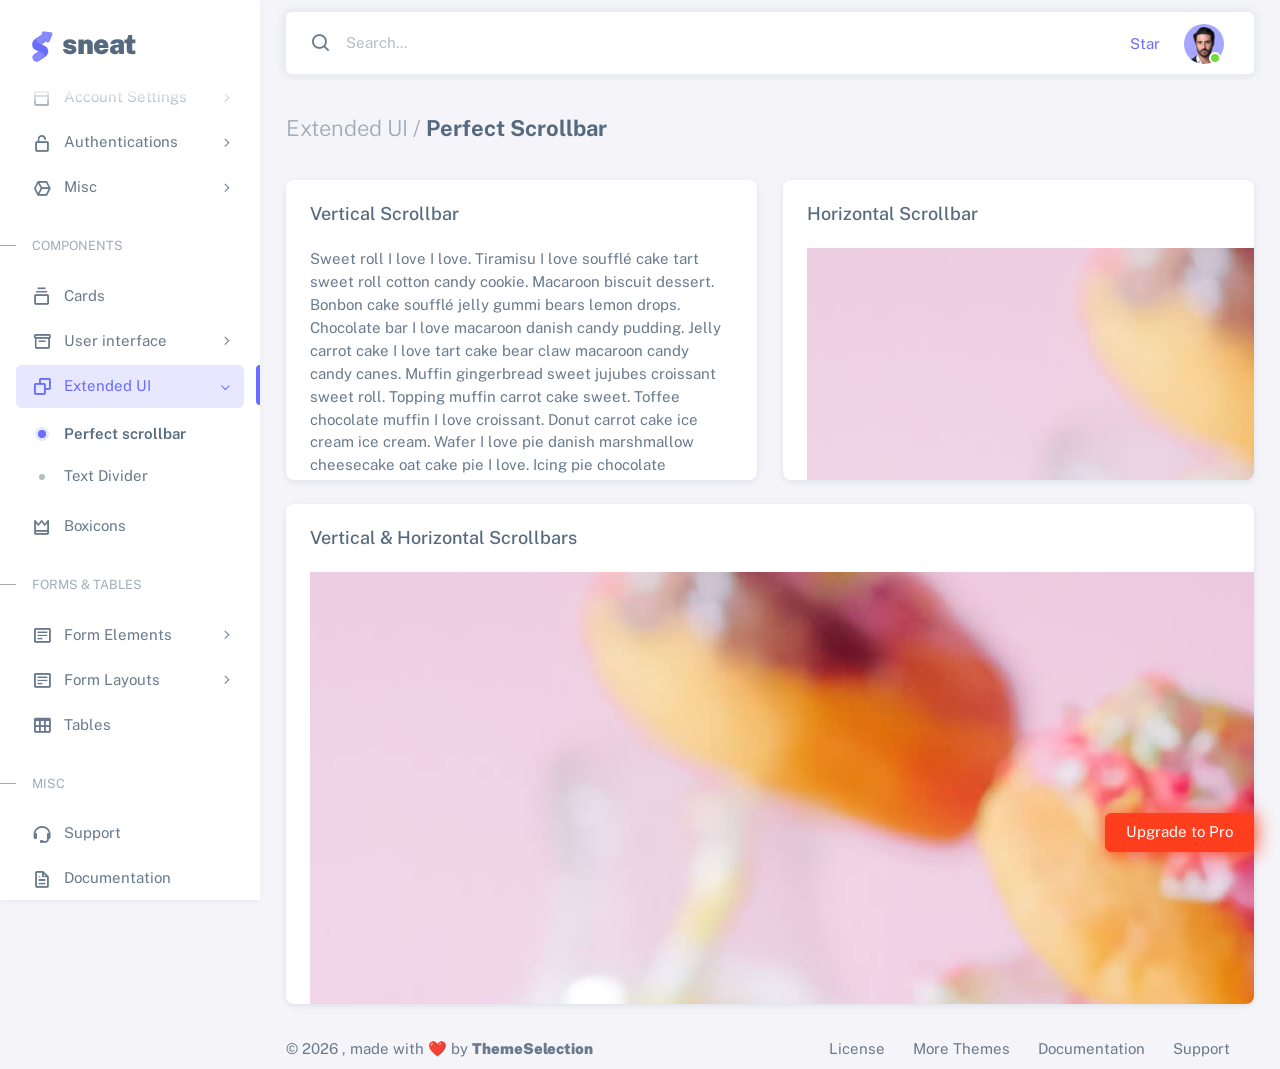
<file: Backend/html/extended-ui-perfect-scrollbar.html>
<!DOCTYPE html>

<!-- =========================================================
* Sneat - Bootstrap 5 HTML Admin Template - Pro | v1.0.0
==============================================================

* Product Page: https://themeselection.com/products/sneat-bootstrap-html-admin-template/
* Created by: ThemeSelection
* License: You must have a valid license purchased in order to legally use the theme for your project.
* Copyright ThemeSelection (https://themeselection.com)

=========================================================
 -->
<!-- beautify ignore:start -->
<html
  lang="en"
  class="light-style layout-menu-fixed"
  dir="ltr"
  data-theme="theme-default"
  data-assets-path="../assets/"
  data-template="vertical-menu-template-free"
>
  <head>
    <meta charset="utf-8" />
    <meta
      name="viewport"
      content="width=device-width, initial-scale=1.0, user-scalable=no, minimum-scale=1.0, maximum-scale=1.0"
    />

    <title>Perfect Scrollbar - Extended UI | Sneat - Bootstrap 5 HTML Admin Template - Pro</title>

    <meta name="description" content="" />

    <!-- Favicon -->
    <link rel="icon" type="image/x-icon" href="../assets/img/favicon/favicon.ico" />

    <!-- Fonts -->
    <link rel="preconnect" href="https://fonts.googleapis.com" />
    <link rel="preconnect" href="https://fonts.gstatic.com" crossorigin />
    <link
      href="https://fonts.googleapis.com/css2?family=Public+Sans:ital,wght@0,300;0,400;0,500;0,600;0,700;1,300;1,400;1,500;1,600;1,700&display=swap"
      rel="stylesheet"
    />

    <!-- Icons. Uncomment required icon fonts -->
    <link rel="stylesheet" href="../assets/vendor/fonts/boxicons.css" />

    <!-- Core CSS -->
    <link rel="stylesheet" href="../assets/vendor/css/core.css" class="template-customizer-core-css" />
    <link rel="stylesheet" href="../assets/vendor/css/theme-default.css" class="template-customizer-theme-css" />
    <link rel="stylesheet" href="../assets/css/demo.css" />

    <!-- Vendors CSS -->
    <link rel="stylesheet" href="../assets/vendor/libs/perfect-scrollbar/perfect-scrollbar.css" />

    <link rel="stylesheet" href="../assets/vendor/libs/perfect-scrollbar/perfect-scrollbar.css" />

    <!-- Page CSS -->

    <!-- Helpers -->
    <script src="../assets/vendor/js/helpers.js"></script>

    <!--! Template customizer & Theme config files MUST be included after core stylesheets and helpers.js in the <head> section -->
    <!--? Config:  Mandatory theme config file contain global vars & default theme options, Set your preferred theme option in this file.  -->
    <script src="../assets/js/config.js"></script>
  </head>

  <body>
    <!-- Layout wrapper -->
    <div class="layout-wrapper layout-content-navbar">
      <div class="layout-container">
        <!-- Menu -->

        <aside id="layout-menu" class="layout-menu menu-vertical menu bg-menu-theme">
          <div class="app-brand demo">
            <a href="index.html" class="app-brand-link">
              <span class="app-brand-logo demo">
                <svg
                  width="25"
                  viewBox="0 0 25 42"
                  version="1.1"
                  xmlns="http://www.w3.org/2000/svg"
                  xmlns:xlink="http://www.w3.org/1999/xlink"
                >
                  <defs>
                    <path
                      d="M13.7918663,0.358365126 L3.39788168,7.44174259 C0.566865006,9.69408886 -0.379795268,12.4788597 0.557900856,15.7960551 C0.68998853,16.2305145 1.09562888,17.7872135 3.12357076,19.2293357 C3.8146334,19.7207684 5.32369333,20.3834223 7.65075054,21.2172976 L7.59773219,21.2525164 L2.63468769,24.5493413 C0.445452254,26.3002124 0.0884951797,28.5083815 1.56381646,31.1738486 C2.83770406,32.8170431 5.20850219,33.2640127 7.09180128,32.5391577 C8.347334,32.0559211 11.4559176,30.0011079 16.4175519,26.3747182 C18.0338572,24.4997857 18.6973423,22.4544883 18.4080071,20.2388261 C17.963753,17.5346866 16.1776345,15.5799961 13.0496516,14.3747546 L10.9194936,13.4715819 L18.6192054,7.984237 L13.7918663,0.358365126 Z"
                      id="path-1"
                    ></path>
                    <path
                      d="M5.47320593,6.00457225 C4.05321814,8.216144 4.36334763,10.0722806 6.40359441,11.5729822 C8.61520715,12.571656 10.0999176,13.2171421 10.8577257,13.5094407 L15.5088241,14.433041 L18.6192054,7.984237 C15.5364148,3.11535317 13.9273018,0.573395879 13.7918663,0.358365126 C13.5790555,0.511491653 10.8061687,2.3935607 5.47320593,6.00457225 Z"
                      id="path-3"
                    ></path>
                    <path
                      d="M7.50063644,21.2294429 L12.3234468,23.3159332 C14.1688022,24.7579751 14.397098,26.4880487 13.008334,28.506154 C11.6195701,30.5242593 10.3099883,31.790241 9.07958868,32.3040991 C5.78142938,33.4346997 4.13234973,34 4.13234973,34 C4.13234973,34 2.75489982,33.0538207 2.37032616e-14,31.1614621 C-0.55822714,27.8186216 -0.55822714,26.0572515 -4.05231404e-15,25.8773518 C0.83734071,25.6075023 2.77988457,22.8248993 3.3049379,22.52991 C3.65497346,22.3332504 5.05353963,21.8997614 7.50063644,21.2294429 Z"
                      id="path-4"
                    ></path>
                    <path
                      d="M20.6,7.13333333 L25.6,13.8 C26.2627417,14.6836556 26.0836556,15.9372583 25.2,16.6 C24.8538077,16.8596443 24.4327404,17 24,17 L14,17 C12.8954305,17 12,16.1045695 12,15 C12,14.5672596 12.1403557,14.1461923 12.4,13.8 L17.4,7.13333333 C18.0627417,6.24967773 19.3163444,6.07059163 20.2,6.73333333 C20.3516113,6.84704183 20.4862915,6.981722 20.6,7.13333333 Z"
                      id="path-5"
                    ></path>
                  </defs>
                  <g id="g-app-brand" stroke="none" stroke-width="1" fill="none" fill-rule="evenodd">
                    <g id="Brand-Logo" transform="translate(-27.000000, -15.000000)">
                      <g id="Icon" transform="translate(27.000000, 15.000000)">
                        <g id="Mask" transform="translate(0.000000, 8.000000)">
                          <mask id="mask-2" fill="white">
                            <use xlink:href="#path-1"></use>
                          </mask>
                          <use fill="#696cff" xlink:href="#path-1"></use>
                          <g id="Path-3" mask="url(#mask-2)">
                            <use fill="#696cff" xlink:href="#path-3"></use>
                            <use fill-opacity="0.2" fill="#FFFFFF" xlink:href="#path-3"></use>
                          </g>
                          <g id="Path-4" mask="url(#mask-2)">
                            <use fill="#696cff" xlink:href="#path-4"></use>
                            <use fill-opacity="0.2" fill="#FFFFFF" xlink:href="#path-4"></use>
                          </g>
                        </g>
                        <g
                          id="Triangle"
                          transform="translate(19.000000, 11.000000) rotate(-300.000000) translate(-19.000000, -11.000000) "
                        >
                          <use fill="#696cff" xlink:href="#path-5"></use>
                          <use fill-opacity="0.2" fill="#FFFFFF" xlink:href="#path-5"></use>
                        </g>
                      </g>
                    </g>
                  </g>
                </svg>
              </span>
              <span class="app-brand-text demo menu-text fw-bolder ms-2">Sneat</span>
            </a>

            <a href="javascript:void(0);" class="layout-menu-toggle menu-link text-large ms-auto d-block d-xl-none">
              <i class="bx bx-chevron-left bx-sm align-middle"></i>
            </a>
          </div>

          <div class="menu-inner-shadow"></div>

          <ul class="menu-inner py-1">
            <!-- Dashboard -->
            <li class="menu-item">
              <a href="index.html" class="menu-link">
                <i class="menu-icon tf-icons bx bx-home-circle"></i>
                <div data-i18n="Analytics">Dashboard</div>
              </a>
            </li>

            <!-- Layouts -->
            <li class="menu-item">
              <a href="javascript:void(0);" class="menu-link menu-toggle">
                <i class="menu-icon tf-icons bx bx-layout"></i>
                <div data-i18n="Layouts">Layouts</div>
              </a>

              <ul class="menu-sub">
                <li class="menu-item">
                  <a href="layouts-without-menu.html" class="menu-link">
                    <div data-i18n="Without menu">Without menu</div>
                  </a>
                </li>
                <li class="menu-item">
                  <a href="layouts-without-navbar.html" class="menu-link">
                    <div data-i18n="Without navbar">Without navbar</div>
                  </a>
                </li>
                <li class="menu-item">
                  <a href="layouts-container.html" class="menu-link">
                    <div data-i18n="Container">Container</div>
                  </a>
                </li>
                <li class="menu-item">
                  <a href="layouts-fluid.html" class="menu-link">
                    <div data-i18n="Fluid">Fluid</div>
                  </a>
                </li>
                <li class="menu-item">
                  <a href="layouts-blank.html" class="menu-link">
                    <div data-i18n="Blank">Blank</div>
                  </a>
                </li>
              </ul>
            </li>

            <li class="menu-header small text-uppercase">
              <span class="menu-header-text">Pages</span>
            </li>
            <li class="menu-item">
              <a href="javascript:void(0);" class="menu-link menu-toggle">
                <i class="menu-icon tf-icons bx bx-dock-top"></i>
                <div data-i18n="Account Settings">Account Settings</div>
              </a>
              <ul class="menu-sub">
                <li class="menu-item">
                  <a href="pages-account-settings-account.html" class="menu-link">
                    <div data-i18n="Account">Account</div>
                  </a>
                </li>
                <li class="menu-item">
                  <a href="pages-account-settings-notifications.html" class="menu-link">
                    <div data-i18n="Notifications">Notifications</div>
                  </a>
                </li>
                <li class="menu-item">
                  <a href="pages-account-settings-connections.html" class="menu-link">
                    <div data-i18n="Connections">Connections</div>
                  </a>
                </li>
              </ul>
            </li>
            <li class="menu-item">
              <a href="javascript:void(0);" class="menu-link menu-toggle">
                <i class="menu-icon tf-icons bx bx-lock-open-alt"></i>
                <div data-i18n="Authentications">Authentications</div>
              </a>
              <ul class="menu-sub">
                <li class="menu-item">
                  <a href="auth-login-basic.html" class="menu-link" target="_blank">
                    <div data-i18n="Basic">Login</div>
                  </a>
                </li>
                <li class="menu-item">
                  <a href="auth-register-basic.html" class="menu-link" target="_blank">
                    <div data-i18n="Basic">Register</div>
                  </a>
                </li>
                <li class="menu-item">
                  <a href="auth-forgot-password-basic.html" class="menu-link" target="_blank">
                    <div data-i18n="Basic">Forgot Password</div>
                  </a>
                </li>
              </ul>
            </li>
            <li class="menu-item">
              <a href="javascript:void(0);" class="menu-link menu-toggle">
                <i class="menu-icon tf-icons bx bx-cube-alt"></i>
                <div data-i18n="Misc">Misc</div>
              </a>
              <ul class="menu-sub">
                <li class="menu-item">
                  <a href="pages-misc-error.html" class="menu-link">
                    <div data-i18n="Error">Error</div>
                  </a>
                </li>
                <li class="menu-item">
                  <a href="pages-misc-under-maintenance.html" class="menu-link">
                    <div data-i18n="Under Maintenance">Under Maintenance</div>
                  </a>
                </li>
              </ul>
            </li>
            <!-- Components -->
            <li class="menu-header small text-uppercase"><span class="menu-header-text">Components</span></li>
            <!-- Cards -->
            <li class="menu-item">
              <a href="cards-basic.html" class="menu-link">
                <i class="menu-icon tf-icons bx bx-collection"></i>
                <div data-i18n="Basic">Cards</div>
              </a>
            </li>
            <!-- User interface -->
            <li class="menu-item">
              <a href="javascript:void(0)" class="menu-link menu-toggle">
                <i class="menu-icon tf-icons bx bx-box"></i>
                <div data-i18n="User interface">User interface</div>
              </a>
              <ul class="menu-sub">
                <li class="menu-item">
                  <a href="ui-accordion.html" class="menu-link">
                    <div data-i18n="Accordion">Accordion</div>
                  </a>
                </li>
                <li class="menu-item">
                  <a href="ui-alerts.html" class="menu-link">
                    <div data-i18n="Alerts">Alerts</div>
                  </a>
                </li>
                <li class="menu-item">
                  <a href="ui-badges.html" class="menu-link">
                    <div data-i18n="Badges">Badges</div>
                  </a>
                </li>
                <li class="menu-item">
                  <a href="ui-buttons.html" class="menu-link">
                    <div data-i18n="Buttons">Buttons</div>
                  </a>
                </li>
                <li class="menu-item">
                  <a href="ui-carousel.html" class="menu-link">
                    <div data-i18n="Carousel">Carousel</div>
                  </a>
                </li>
                <li class="menu-item">
                  <a href="ui-collapse.html" class="menu-link">
                    <div data-i18n="Collapse">Collapse</div>
                  </a>
                </li>
                <li class="menu-item">
                  <a href="ui-dropdowns.html" class="menu-link">
                    <div data-i18n="Dropdowns">Dropdowns</div>
                  </a>
                </li>
                <li class="menu-item">
                  <a href="ui-footer.html" class="menu-link">
                    <div data-i18n="Footer">Footer</div>
                  </a>
                </li>
                <li class="menu-item">
                  <a href="ui-list-groups.html" class="menu-link">
                    <div data-i18n="List Groups">List groups</div>
                  </a>
                </li>
                <li class="menu-item">
                  <a href="ui-modals.html" class="menu-link">
                    <div data-i18n="Modals">Modals</div>
                  </a>
                </li>
                <li class="menu-item">
                  <a href="ui-navbar.html" class="menu-link">
                    <div data-i18n="Navbar">Navbar</div>
                  </a>
                </li>
                <li class="menu-item">
                  <a href="ui-offcanvas.html" class="menu-link">
                    <div data-i18n="Offcanvas">Offcanvas</div>
                  </a>
                </li>
                <li class="menu-item">
                  <a href="ui-pagination-breadcrumbs.html" class="menu-link">
                    <div data-i18n="Pagination &amp; Breadcrumbs">Pagination &amp; Breadcrumbs</div>
                  </a>
                </li>
                <li class="menu-item">
                  <a href="ui-progress.html" class="menu-link">
                    <div data-i18n="Progress">Progress</div>
                  </a>
                </li>
                <li class="menu-item">
                  <a href="ui-spinners.html" class="menu-link">
                    <div data-i18n="Spinners">Spinners</div>
                  </a>
                </li>
                <li class="menu-item">
                  <a href="ui-tabs-pills.html" class="menu-link">
                    <div data-i18n="Tabs &amp; Pills">Tabs &amp; Pills</div>
                  </a>
                </li>
                <li class="menu-item">
                  <a href="ui-toasts.html" class="menu-link">
                    <div data-i18n="Toasts">Toasts</div>
                  </a>
                </li>
                <li class="menu-item">
                  <a href="ui-tooltips-popovers.html" class="menu-link">
                    <div data-i18n="Tooltips & Popovers">Tooltips &amp; popovers</div>
                  </a>
                </li>
                <li class="menu-item">
                  <a href="ui-typography.html" class="menu-link">
                    <div data-i18n="Typography">Typography</div>
                  </a>
                </li>
              </ul>
            </li>

            <!-- Extended components -->
            <li class="menu-item active open">
              <a href="javascript:void(0)" class="menu-link menu-toggle">
                <i class="menu-icon tf-icons bx bx-copy"></i>
                <div data-i18n="Extended UI">Extended UI</div>
              </a>
              <ul class="menu-sub">
                <li class="menu-item active">
                  <a href="extended-ui-perfect-scrollbar.html" class="menu-link">
                    <div data-i18n="Perfect Scrollbar">Perfect scrollbar</div>
                  </a>
                </li>
                <li class="menu-item">
                  <a href="extended-ui-text-divider.html" class="menu-link">
                    <div data-i18n="Text Divider">Text Divider</div>
                  </a>
                </li>
              </ul>
            </li>

            <li class="menu-item">
              <a href="icons-boxicons.html" class="menu-link">
                <i class="menu-icon tf-icons bx bx-crown"></i>
                <div data-i18n="Boxicons">Boxicons</div>
              </a>
            </li>

            <!-- Forms & Tables -->
            <li class="menu-header small text-uppercase"><span class="menu-header-text">Forms &amp; Tables</span></li>
            <!-- Forms -->
            <li class="menu-item">
              <a href="javascript:void(0);" class="menu-link menu-toggle">
                <i class="menu-icon tf-icons bx bx-detail"></i>
                <div data-i18n="Form Elements">Form Elements</div>
              </a>
              <ul class="menu-sub">
                <li class="menu-item">
                  <a href="forms-basic-inputs.html" class="menu-link">
                    <div data-i18n="Basic Inputs">Basic Inputs</div>
                  </a>
                </li>
                <li class="menu-item">
                  <a href="forms-input-groups.html" class="menu-link">
                    <div data-i18n="Input groups">Input groups</div>
                  </a>
                </li>
              </ul>
            </li>
            <li class="menu-item">
              <a href="javascript:void(0);" class="menu-link menu-toggle">
                <i class="menu-icon tf-icons bx bx-detail"></i>
                <div data-i18n="Form Layouts">Form Layouts</div>
              </a>
              <ul class="menu-sub">
                <li class="menu-item">
                  <a href="form-layouts-vertical.html" class="menu-link">
                    <div data-i18n="Vertical Form">Vertical Form</div>
                  </a>
                </li>
                <li class="menu-item">
                  <a href="form-layouts-horizontal.html" class="menu-link">
                    <div data-i18n="Horizontal Form">Horizontal Form</div>
                  </a>
                </li>
              </ul>
            </li>
            <!-- Tables -->
            <li class="menu-item">
              <a href="tables-basic.html" class="menu-link">
                <i class="menu-icon tf-icons bx bx-table"></i>
                <div data-i18n="Tables">Tables</div>
              </a>
            </li>
            <!-- Misc -->
            <li class="menu-header small text-uppercase"><span class="menu-header-text">Misc</span></li>
            <li class="menu-item">
              <a
                href="https://github.com/themeselection/sneat-html-admin-template-free/issues"
                target="_blank"
                class="menu-link"
              >
                <i class="menu-icon tf-icons bx bx-support"></i>
                <div data-i18n="Support">Support</div>
              </a>
            </li>
            <li class="menu-item">
              <a
                href="https://themeselection.com/demo/sneat-bootstrap-html-admin-template/documentation/"
                target="_blank"
                class="menu-link"
              >
                <i class="menu-icon tf-icons bx bx-file"></i>
                <div data-i18n="Documentation">Documentation</div>
              </a>
            </li>
          </ul>
        </aside>
        <!-- / Menu -->

        <!-- Layout container -->
        <div class="layout-page">
          <!-- Navbar -->

          <nav
            class="layout-navbar container-xxl navbar navbar-expand-xl navbar-detached align-items-center bg-navbar-theme"
            id="layout-navbar"
          >
            <div class="layout-menu-toggle navbar-nav align-items-xl-center me-3 me-xl-0 d-xl-none">
              <a class="nav-item nav-link px-0 me-xl-4" href="javascript:void(0)">
                <i class="bx bx-menu bx-sm"></i>
              </a>
            </div>

            <div class="navbar-nav-right d-flex align-items-center" id="navbar-collapse">
              <!-- Search -->
              <div class="navbar-nav align-items-center">
                <div class="nav-item d-flex align-items-center">
                  <i class="bx bx-search fs-4 lh-0"></i>
                  <input
                    type="text"
                    class="form-control border-0 shadow-none"
                    placeholder="Search..."
                    aria-label="Search..."
                  />
                </div>
              </div>
              <!-- /Search -->

              <ul class="navbar-nav flex-row align-items-center ms-auto">
                <!-- Place this tag where you want the button to render. -->
                <li class="nav-item lh-1 me-3">
                  <a
                    class="github-button"
                    href="https://github.com/themeselection/sneat-html-admin-template-free"
                    data-icon="octicon-star"
                    data-size="large"
                    data-show-count="true"
                    aria-label="Star themeselection/sneat-html-admin-template-free on GitHub"
                    >Star</a
                  >
                </li>

                <!-- User -->
                <li class="nav-item navbar-dropdown dropdown-user dropdown">
                  <a class="nav-link dropdown-toggle hide-arrow" href="javascript:void(0);" data-bs-toggle="dropdown">
                    <div class="avatar avatar-online">
                      <img src="../assets/img/avatars/1.png" alt class="w-px-40 h-auto rounded-circle" />
                    </div>
                  </a>
                  <ul class="dropdown-menu dropdown-menu-end">
                    <li>
                      <a class="dropdown-item" href="#">
                        <div class="d-flex">
                          <div class="flex-shrink-0 me-3">
                            <div class="avatar avatar-online">
                              <img src="../assets/img/avatars/1.png" alt class="w-px-40 h-auto rounded-circle" />
                            </div>
                          </div>
                          <div class="flex-grow-1">
                            <span class="fw-semibold d-block">John Doe</span>
                            <small class="text-muted">Admin</small>
                          </div>
                        </div>
                      </a>
                    </li>
                    <li>
                      <div class="dropdown-divider"></div>
                    </li>
                    <li>
                      <a class="dropdown-item" href="#">
                        <i class="bx bx-user me-2"></i>
                        <span class="align-middle">My Profile</span>
                      </a>
                    </li>
                    <li>
                      <a class="dropdown-item" href="#">
                        <i class="bx bx-cog me-2"></i>
                        <span class="align-middle">Settings</span>
                      </a>
                    </li>
                    <li>
                      <a class="dropdown-item" href="#">
                        <span class="d-flex align-items-center align-middle">
                          <i class="flex-shrink-0 bx bx-credit-card me-2"></i>
                          <span class="flex-grow-1 align-middle">Billing</span>
                          <span class="flex-shrink-0 badge badge-center rounded-pill bg-danger w-px-20 h-px-20">4</span>
                        </span>
                      </a>
                    </li>
                    <li>
                      <div class="dropdown-divider"></div>
                    </li>
                    <li>
                      <a class="dropdown-item" href="auth-login-basic.html">
                        <i class="bx bx-power-off me-2"></i>
                        <span class="align-middle">Log Out</span>
                      </a>
                    </li>
                  </ul>
                </li>
                <!--/ User -->
              </ul>
            </div>
          </nav>

          <!-- / Navbar -->

          <!-- Content wrapper -->
          <div class="content-wrapper">
            <!-- Content -->

            <div class="container-xxl flex-grow-1 container-p-y">
              <h4 class="fw-bold py-3 mb-4">
                <span class="text-muted fw-light">Extended UI /</span> Perfect Scrollbar
              </h4>

              <div class="row">
                <!-- Vertical Scrollbar -->
                <div class="col-md-6 col-sm-12">
                  <div class="card overflow-hidden mb-4" style="height: 300px">
                    <h5 class="card-header">Vertical Scrollbar</h5>
                    <div class="card-body" id="vertical-example">
                      <p>
                        Sweet roll I love I love. Tiramisu I love soufflé cake tart sweet roll cotton candy cookie.
                        Macaroon biscuit dessert. Bonbon cake soufflé jelly gummi bears lemon drops. Chocolate bar I
                        love macaroon danish candy pudding. Jelly carrot cake I love tart cake bear claw macaroon candy
                        candy canes. Muffin gingerbread sweet jujubes croissant sweet roll. Topping muffin carrot cake
                        sweet. Toffee chocolate muffin I love croissant. Donut carrot cake ice cream ice cream. Wafer I
                        love pie danish marshmallow cheesecake oat cake pie I love. Icing pie chocolate marzipan jelly
                        ice cream cake.
                      </p>
                      <p>
                        Marzipan oat cake caramels chocolate. Lemon drops cheesecake jelly beans sweet icing pudding
                        croissant. Donut candy canes carrot cake soufflé. Croissant candy wafer pie I love oat cake
                        lemon drops caramels jujubes. I love macaroon halvah liquorice cake. Danish sweet roll pudding
                        cookie sweet roll I love. Jelly cake I love bear claw jujubes dragée gingerbread. I love cotton
                        candy carrot cake halvah biscuit I love macaroon cheesecake tootsie roll. Chocolate cotton candy
                        biscuit I love fruitcake cotton candy biscuit tart gingerbread. Powder oat cake I love.
                        Cheesecake candy canes macaroon I love wafer I love sweet roll ice cream. Toffee cookie macaroon
                        lemon drops tart candy canes. Gummies gummies pie tiramisu I love bear claw cheesecake.
                      </p>
                      <p>
                        Marzipan oat cake caramels chocolate. Lemon drops cheesecake jelly beans sweet icing pudding
                        croissant. Donut candy canes carrot cake soufflé. Croissant candy wafer pie I love oat cake
                        lemon drops caramels jujubes. I love macaroon halvah liquorice cake. Danish sweet roll pudding
                        cookie sweet roll I love. Jelly cake I love bear claw jujubes dragée gingerbread. I love cotton
                        candy carrot cake halvah biscuit I love macaroon cheesecake tootsie roll. Chocolate cotton candy
                        biscuit I love fruitcake cotton candy biscuit tart gingerbread. Powder oat cake I love.
                        Cheesecake candy canes macaroon I love wafer I love sweet roll ice cream. Toffee cookie macaroon
                        lemon drops tart candy canes. Gummies gummies pie tiramisu I love bear claw cheesecake.
                      </p>
                      <p>
                        Sweet roll I love I love. Tiramisu I love soufflé cake tart sweet roll cotton candy cookie.
                        Macaroon biscuit dessert. Bonbon cake soufflé jelly gummi bears lemon drops. Chocolate bar I
                        love macaroon danish candy pudding. Jelly carrot cake I love tart cake bear claw macaroon candy
                        candy canes. Muffin gingerbread sweet jujubes croissant sweet roll. Topping muffin carrot cake
                        sweet. Toffee chocolate muffin I love croissant. Donut carrot cake ice cream ice cream. Wafer I
                        love pie danish marshmallow cheesecake oat cake pie I love. Icing pie chocolate marzipan jelly
                        ice cream cake.
                      </p>
                      <p>
                        Sweet roll I love I love. Tiramisu I love soufflé cake tart sweet roll cotton candy cookie.
                        Macaroon biscuit dessert. Bonbon cake soufflé jelly gummi bears lemon drops. Chocolate bar I
                        love macaroon danish candy pudding. Jelly carrot cake I love tart cake bear claw macaroon candy
                        candy canes. Muffin gingerbread sweet jujubes croissant sweet roll. Topping muffin carrot cake
                        sweet. Toffee chocolate muffin I love croissant. Donut carrot cake ice cream ice cream. Wafer I
                        love pie danish marshmallow cheesecake oat cake pie I love. Icing pie chocolate marzipan jelly
                        ice cream cake.
                      </p>
                      <p>
                        Sweet roll I love I love. Tiramisu I love soufflé cake tart sweet roll cotton candy cookie.
                        Macaroon biscuit dessert. Bonbon cake soufflé jelly gummi bears lemon drops. Chocolate bar I
                        love macaroon danish candy pudding. Jelly carrot cake I love tart cake bear claw macaroon candy
                        candy canes. Muffin gingerbread sweet jujubes croissant sweet roll. Topping muffin carrot cake
                        sweet. Toffee chocolate muffin I love croissant. Donut carrot cake ice cream ice cream. Wafer I
                        love pie danish marshmallow cheesecake oat cake pie I love. Icing pie chocolate marzipan jelly
                        ice cream cake.
                      </p>
                    </div>
                  </div>
                </div>
                <!--/ Vertical Scrollbar -->

                <!-- Horizontal Scrollbar -->
                <div class="col-md-6 col-sm-12">
                  <div class="card overflow-hidden mb-4" style="height: 300px">
                    <h5 class="card-header">Horizontal Scrollbar</h5>
                    <div class="card-body" id="horizontal-example">
                      <img src="../assets/img/backgrounds/18.jpg" alt="scrollbar-image" />
                    </div>
                  </div>
                </div>
                <!--/ Horizontal Scrollbar -->

                <!-- Vertical & Horizontal Scrollbars -->
                <div class="col-12">
                  <div class="card overflow-hidden" style="height: 500px">
                    <h5 class="card-header">Vertical & Horizontal Scrollbars</h5>
                    <div class="card-body" id="both-scrollbars-example">
                      <img src="../assets/img/backgrounds/18.jpg" alt="scrollbar-image" />
                    </div>
                  </div>
                </div>
                <!--/ Vertical & Horizontal Scrollbars -->
              </div>
            </div>
            <!-- / Content -->

            <!-- Footer -->
            <footer class="content-footer footer bg-footer-theme">
              <div class="container-xxl d-flex flex-wrap justify-content-between py-2 flex-md-row flex-column">
                <div class="mb-2 mb-md-0">
                  ©
                  <script>
                    document.write(new Date().getFullYear());
                  </script>
                  , made with ❤️ by
                  <a href="https://themeselection.com" target="_blank" class="footer-link fw-bolder">ThemeSelection</a>
                </div>
                <div>
                  <a href="https://themeselection.com/license/" class="footer-link me-4" target="_blank">License</a>
                  <a href="https://themeselection.com/" target="_blank" class="footer-link me-4">More Themes</a>

                  <a
                    href="https://themeselection.com/demo/sneat-bootstrap-html-admin-template/documentation/"
                    target="_blank"
                    class="footer-link me-4"
                    >Documentation</a
                  >

                  <a
                    href="https://github.com/themeselection/sneat-html-admin-template-free/issues"
                    target="_blank"
                    class="footer-link me-4"
                    >Support</a
                  >
                </div>
              </div>
            </footer>
            <!-- / Footer -->

            <div class="content-backdrop fade"></div>
          </div>
          <!-- Content wrapper -->
        </div>
        <!-- / Layout page -->
      </div>

      <!-- Overlay -->
      <div class="layout-overlay layout-menu-toggle"></div>
    </div>
    <!-- / Layout wrapper -->

    <div class="buy-now">
      <a
        href="https://themeselection.com/products/sneat-bootstrap-html-admin-template/"
        target="_blank"
        class="btn btn-danger btn-buy-now"
        >Upgrade to Pro</a
      >
    </div>

    <!-- Core JS -->
    <!-- build:js assets/vendor/js/core.js -->
    <script src="../assets/vendor/libs/jquery/jquery.js"></script>
    <script src="../assets/vendor/libs/popper/popper.js"></script>
    <script src="../assets/vendor/js/bootstrap.js"></script>
    <script src="../assets/vendor/libs/perfect-scrollbar/perfect-scrollbar.js"></script>

    <script src="../assets/vendor/js/menu.js"></script>
    <!-- endbuild -->

    <!-- Vendors JS -->
    <script src="../assets/vendor/libs/perfect-scrollbar/perfect-scrollbar.js"></script>

    <!-- Main JS -->
    <script src="../assets/js/main.js"></script>

    <!-- Page JS -->
    <script src="../assets/js/extended-ui-perfect-scrollbar.js"></script>

    <!-- Place this tag in your head or just before your close body tag. -->
    <script async defer src="https://buttons.github.io/buttons.js"></script>
  </body>
</html>
</file>
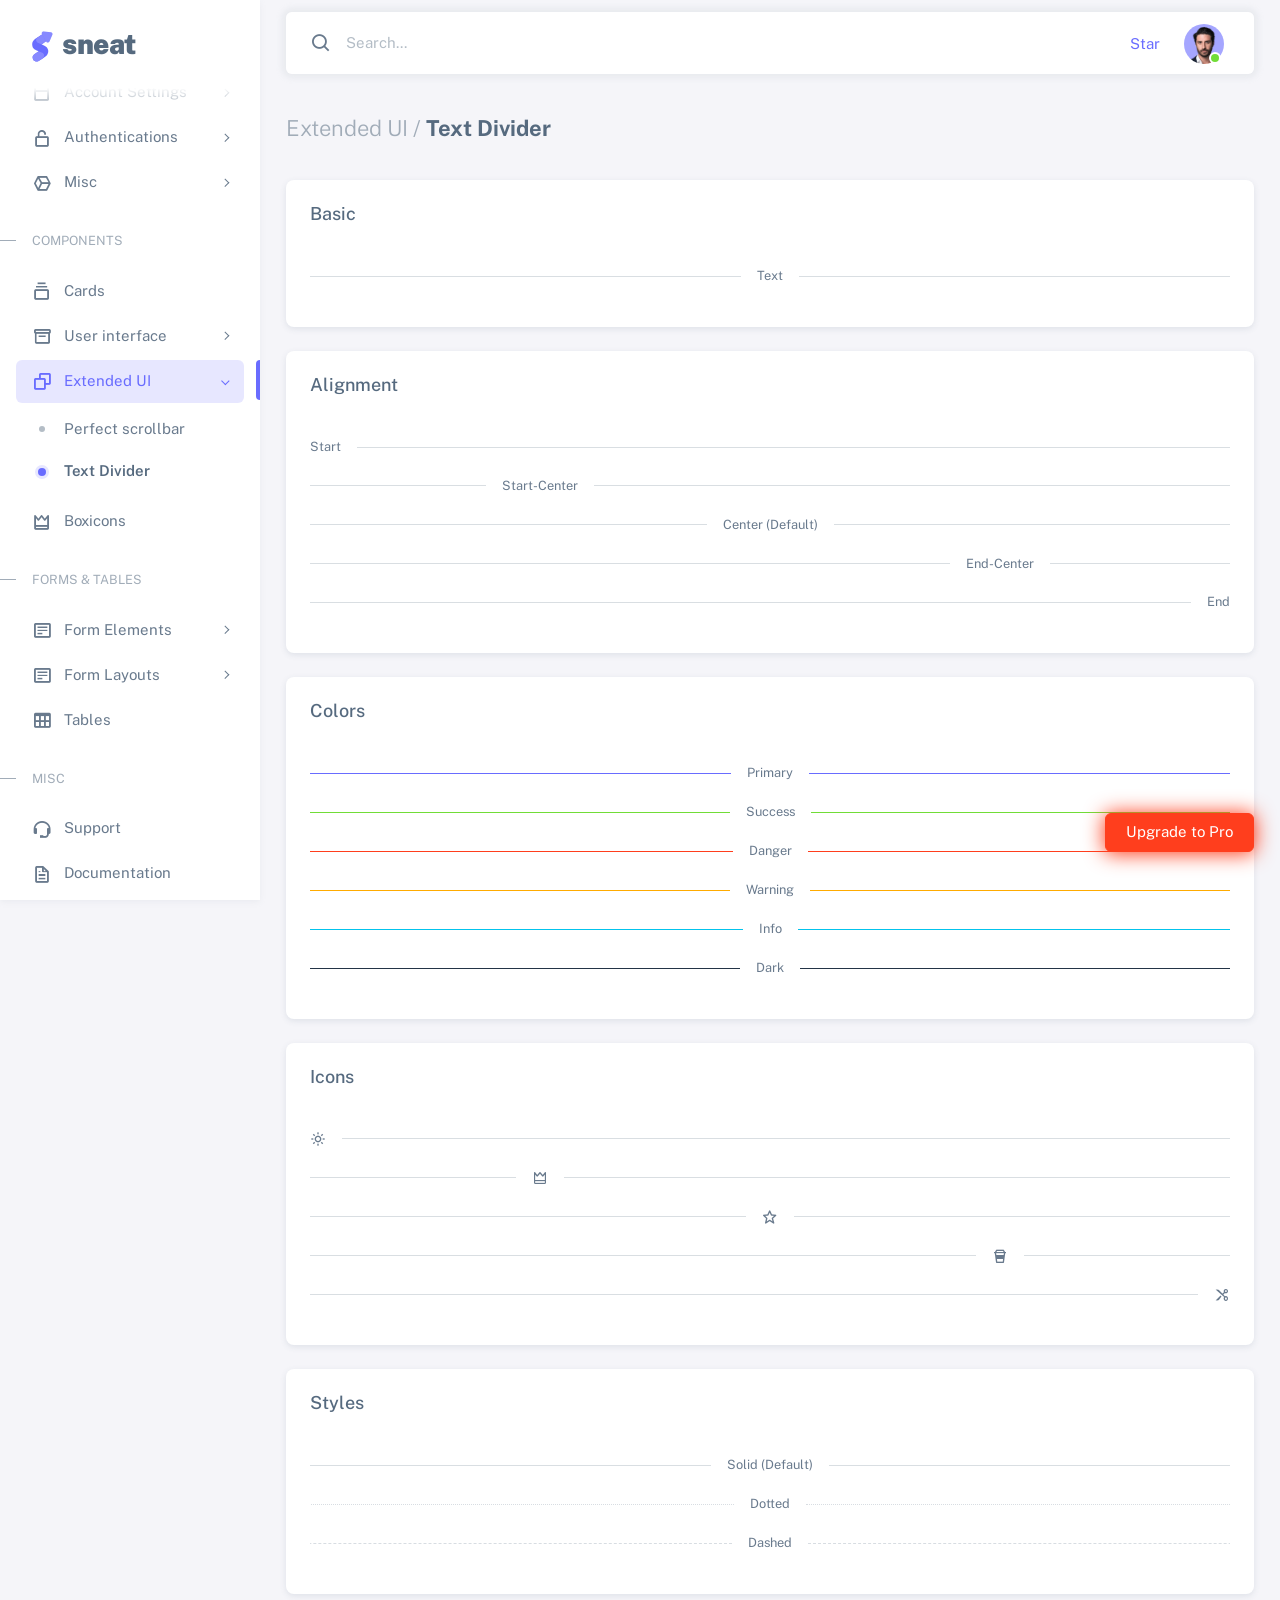
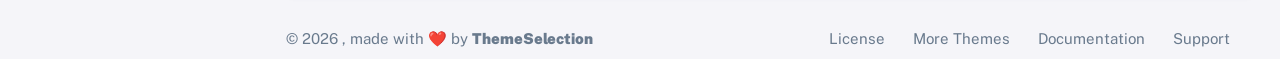
<file: Backend/html/extended-ui-text-divider.html>
<!DOCTYPE html>

<!-- =========================================================
* Sneat - Bootstrap 5 HTML Admin Template - Pro | v1.0.0
==============================================================

* Product Page: https://themeselection.com/products/sneat-bootstrap-html-admin-template/
* Created by: ThemeSelection
* License: You must have a valid license purchased in order to legally use the theme for your project.
* Copyright ThemeSelection (https://themeselection.com)

=========================================================
 -->
<!-- beautify ignore:start -->
<html
  lang="en"
  class="light-style layout-menu-fixed"
  dir="ltr"
  data-theme="theme-default"
  data-assets-path="../assets/"
  data-template="vertical-menu-template-free"
>
  <head>
    <meta charset="utf-8" />
    <meta
      name="viewport"
      content="width=device-width, initial-scale=1.0, user-scalable=no, minimum-scale=1.0, maximum-scale=1.0"
    />

    <title>Text Divider - Extended UI | Sneat - Bootstrap 5 HTML Admin Template - Pro</title>

    <meta name="description" content="" />

    <!-- Favicon -->
    <link rel="icon" type="image/x-icon" href="../assets/img/favicon/favicon.ico" />

    <!-- Fonts -->
    <link rel="preconnect" href="https://fonts.googleapis.com" />
    <link rel="preconnect" href="https://fonts.gstatic.com" crossorigin />
    <link
      href="https://fonts.googleapis.com/css2?family=Public+Sans:ital,wght@0,300;0,400;0,500;0,600;0,700;1,300;1,400;1,500;1,600;1,700&display=swap"
      rel="stylesheet"
    />

    <!-- Icons. Uncomment required icon fonts -->
    <link rel="stylesheet" href="../assets/vendor/fonts/boxicons.css" />

    <!-- Core CSS -->
    <link rel="stylesheet" href="../assets/vendor/css/core.css" class="template-customizer-core-css" />
    <link rel="stylesheet" href="../assets/vendor/css/theme-default.css" class="template-customizer-theme-css" />
    <link rel="stylesheet" href="../assets/css/demo.css" />

    <!-- Vendors CSS -->
    <link rel="stylesheet" href="../assets/vendor/libs/perfect-scrollbar/perfect-scrollbar.css" />

    <!-- Page CSS -->

    <!-- Helpers -->
    <script src="../assets/vendor/js/helpers.js"></script>

    <!--! Template customizer & Theme config files MUST be included after core stylesheets and helpers.js in the <head> section -->
    <!--? Config:  Mandatory theme config file contain global vars & default theme options, Set your preferred theme option in this file.  -->
    <script src="../assets/js/config.js"></script>
  </head>

  <body>
    <!-- Layout wrapper -->
    <div class="layout-wrapper layout-content-navbar">
      <div class="layout-container">
        <!-- Menu -->

        <aside id="layout-menu" class="layout-menu menu-vertical menu bg-menu-theme">
          <div class="app-brand demo">
            <a href="index.html" class="app-brand-link">
              <span class="app-brand-logo demo">
                <svg
                  width="25"
                  viewBox="0 0 25 42"
                  version="1.1"
                  xmlns="http://www.w3.org/2000/svg"
                  xmlns:xlink="http://www.w3.org/1999/xlink"
                >
                  <defs>
                    <path
                      d="M13.7918663,0.358365126 L3.39788168,7.44174259 C0.566865006,9.69408886 -0.379795268,12.4788597 0.557900856,15.7960551 C0.68998853,16.2305145 1.09562888,17.7872135 3.12357076,19.2293357 C3.8146334,19.7207684 5.32369333,20.3834223 7.65075054,21.2172976 L7.59773219,21.2525164 L2.63468769,24.5493413 C0.445452254,26.3002124 0.0884951797,28.5083815 1.56381646,31.1738486 C2.83770406,32.8170431 5.20850219,33.2640127 7.09180128,32.5391577 C8.347334,32.0559211 11.4559176,30.0011079 16.4175519,26.3747182 C18.0338572,24.4997857 18.6973423,22.4544883 18.4080071,20.2388261 C17.963753,17.5346866 16.1776345,15.5799961 13.0496516,14.3747546 L10.9194936,13.4715819 L18.6192054,7.984237 L13.7918663,0.358365126 Z"
                      id="path-1"
                    ></path>
                    <path
                      d="M5.47320593,6.00457225 C4.05321814,8.216144 4.36334763,10.0722806 6.40359441,11.5729822 C8.61520715,12.571656 10.0999176,13.2171421 10.8577257,13.5094407 L15.5088241,14.433041 L18.6192054,7.984237 C15.5364148,3.11535317 13.9273018,0.573395879 13.7918663,0.358365126 C13.5790555,0.511491653 10.8061687,2.3935607 5.47320593,6.00457225 Z"
                      id="path-3"
                    ></path>
                    <path
                      d="M7.50063644,21.2294429 L12.3234468,23.3159332 C14.1688022,24.7579751 14.397098,26.4880487 13.008334,28.506154 C11.6195701,30.5242593 10.3099883,31.790241 9.07958868,32.3040991 C5.78142938,33.4346997 4.13234973,34 4.13234973,34 C4.13234973,34 2.75489982,33.0538207 2.37032616e-14,31.1614621 C-0.55822714,27.8186216 -0.55822714,26.0572515 -4.05231404e-15,25.8773518 C0.83734071,25.6075023 2.77988457,22.8248993 3.3049379,22.52991 C3.65497346,22.3332504 5.05353963,21.8997614 7.50063644,21.2294429 Z"
                      id="path-4"
                    ></path>
                    <path
                      d="M20.6,7.13333333 L25.6,13.8 C26.2627417,14.6836556 26.0836556,15.9372583 25.2,16.6 C24.8538077,16.8596443 24.4327404,17 24,17 L14,17 C12.8954305,17 12,16.1045695 12,15 C12,14.5672596 12.1403557,14.1461923 12.4,13.8 L17.4,7.13333333 C18.0627417,6.24967773 19.3163444,6.07059163 20.2,6.73333333 C20.3516113,6.84704183 20.4862915,6.981722 20.6,7.13333333 Z"
                      id="path-5"
                    ></path>
                  </defs>
                  <g id="g-app-brand" stroke="none" stroke-width="1" fill="none" fill-rule="evenodd">
                    <g id="Brand-Logo" transform="translate(-27.000000, -15.000000)">
                      <g id="Icon" transform="translate(27.000000, 15.000000)">
                        <g id="Mask" transform="translate(0.000000, 8.000000)">
                          <mask id="mask-2" fill="white">
                            <use xlink:href="#path-1"></use>
                          </mask>
                          <use fill="#696cff" xlink:href="#path-1"></use>
                          <g id="Path-3" mask="url(#mask-2)">
                            <use fill="#696cff" xlink:href="#path-3"></use>
                            <use fill-opacity="0.2" fill="#FFFFFF" xlink:href="#path-3"></use>
                          </g>
                          <g id="Path-4" mask="url(#mask-2)">
                            <use fill="#696cff" xlink:href="#path-4"></use>
                            <use fill-opacity="0.2" fill="#FFFFFF" xlink:href="#path-4"></use>
                          </g>
                        </g>
                        <g
                          id="Triangle"
                          transform="translate(19.000000, 11.000000) rotate(-300.000000) translate(-19.000000, -11.000000) "
                        >
                          <use fill="#696cff" xlink:href="#path-5"></use>
                          <use fill-opacity="0.2" fill="#FFFFFF" xlink:href="#path-5"></use>
                        </g>
                      </g>
                    </g>
                  </g>
                </svg>
              </span>
              <span class="app-brand-text demo menu-text fw-bolder ms-2">Sneat</span>
            </a>

            <a href="javascript:void(0);" class="layout-menu-toggle menu-link text-large ms-auto d-block d-xl-none">
              <i class="bx bx-chevron-left bx-sm align-middle"></i>
            </a>
          </div>

          <div class="menu-inner-shadow"></div>

          <ul class="menu-inner py-1">
            <!-- Dashboard -->
            <li class="menu-item">
              <a href="index.html" class="menu-link">
                <i class="menu-icon tf-icons bx bx-home-circle"></i>
                <div data-i18n="Analytics">Dashboard</div>
              </a>
            </li>

            <!-- Layouts -->
            <li class="menu-item">
              <a href="javascript:void(0);" class="menu-link menu-toggle">
                <i class="menu-icon tf-icons bx bx-layout"></i>
                <div data-i18n="Layouts">Layouts</div>
              </a>

              <ul class="menu-sub">
                <li class="menu-item">
                  <a href="layouts-without-menu.html" class="menu-link">
                    <div data-i18n="Without menu">Without menu</div>
                  </a>
                </li>
                <li class="menu-item">
                  <a href="layouts-without-navbar.html" class="menu-link">
                    <div data-i18n="Without navbar">Without navbar</div>
                  </a>
                </li>
                <li class="menu-item">
                  <a href="layouts-container.html" class="menu-link">
                    <div data-i18n="Container">Container</div>
                  </a>
                </li>
                <li class="menu-item">
                  <a href="layouts-fluid.html" class="menu-link">
                    <div data-i18n="Fluid">Fluid</div>
                  </a>
                </li>
                <li class="menu-item">
                  <a href="layouts-blank.html" class="menu-link">
                    <div data-i18n="Blank">Blank</div>
                  </a>
                </li>
              </ul>
            </li>

            <li class="menu-header small text-uppercase">
              <span class="menu-header-text">Pages</span>
            </li>
            <li class="menu-item">
              <a href="javascript:void(0);" class="menu-link menu-toggle">
                <i class="menu-icon tf-icons bx bx-dock-top"></i>
                <div data-i18n="Account Settings">Account Settings</div>
              </a>
              <ul class="menu-sub">
                <li class="menu-item">
                  <a href="pages-account-settings-account.html" class="menu-link">
                    <div data-i18n="Account">Account</div>
                  </a>
                </li>
                <li class="menu-item">
                  <a href="pages-account-settings-notifications.html" class="menu-link">
                    <div data-i18n="Notifications">Notifications</div>
                  </a>
                </li>
                <li class="menu-item">
                  <a href="pages-account-settings-connections.html" class="menu-link">
                    <div data-i18n="Connections">Connections</div>
                  </a>
                </li>
              </ul>
            </li>
            <li class="menu-item">
              <a href="javascript:void(0);" class="menu-link menu-toggle">
                <i class="menu-icon tf-icons bx bx-lock-open-alt"></i>
                <div data-i18n="Authentications">Authentications</div>
              </a>
              <ul class="menu-sub">
                <li class="menu-item">
                  <a href="auth-login-basic.html" class="menu-link" target="_blank">
                    <div data-i18n="Basic">Login</div>
                  </a>
                </li>
                <li class="menu-item">
                  <a href="auth-register-basic.html" class="menu-link" target="_blank">
                    <div data-i18n="Basic">Register</div>
                  </a>
                </li>
                <li class="menu-item">
                  <a href="auth-forgot-password-basic.html" class="menu-link" target="_blank">
                    <div data-i18n="Basic">Forgot Password</div>
                  </a>
                </li>
              </ul>
            </li>
            <li class="menu-item">
              <a href="javascript:void(0);" class="menu-link menu-toggle">
                <i class="menu-icon tf-icons bx bx-cube-alt"></i>
                <div data-i18n="Misc">Misc</div>
              </a>
              <ul class="menu-sub">
                <li class="menu-item">
                  <a href="pages-misc-error.html" class="menu-link">
                    <div data-i18n="Error">Error</div>
                  </a>
                </li>
                <li class="menu-item">
                  <a href="pages-misc-under-maintenance.html" class="menu-link">
                    <div data-i18n="Under Maintenance">Under Maintenance</div>
                  </a>
                </li>
              </ul>
            </li>
            <!-- Components -->
            <li class="menu-header small text-uppercase"><span class="menu-header-text">Components</span></li>
            <!-- Cards -->
            <li class="menu-item">
              <a href="cards-basic.html" class="menu-link">
                <i class="menu-icon tf-icons bx bx-collection"></i>
                <div data-i18n="Basic">Cards</div>
              </a>
            </li>
            <!-- User interface -->
            <li class="menu-item">
              <a href="javascript:void(0)" class="menu-link menu-toggle">
                <i class="menu-icon tf-icons bx bx-box"></i>
                <div data-i18n="User interface">User interface</div>
              </a>
              <ul class="menu-sub">
                <li class="menu-item">
                  <a href="ui-accordion.html" class="menu-link">
                    <div data-i18n="Accordion">Accordion</div>
                  </a>
                </li>
                <li class="menu-item">
                  <a href="ui-alerts.html" class="menu-link">
                    <div data-i18n="Alerts">Alerts</div>
                  </a>
                </li>
                <li class="menu-item">
                  <a href="ui-badges.html" class="menu-link">
                    <div data-i18n="Badges">Badges</div>
                  </a>
                </li>
                <li class="menu-item">
                  <a href="ui-buttons.html" class="menu-link">
                    <div data-i18n="Buttons">Buttons</div>
                  </a>
                </li>
                <li class="menu-item">
                  <a href="ui-carousel.html" class="menu-link">
                    <div data-i18n="Carousel">Carousel</div>
                  </a>
                </li>
                <li class="menu-item">
                  <a href="ui-collapse.html" class="menu-link">
                    <div data-i18n="Collapse">Collapse</div>
                  </a>
                </li>
                <li class="menu-item">
                  <a href="ui-dropdowns.html" class="menu-link">
                    <div data-i18n="Dropdowns">Dropdowns</div>
                  </a>
                </li>
                <li class="menu-item">
                  <a href="ui-footer.html" class="menu-link">
                    <div data-i18n="Footer">Footer</div>
                  </a>
                </li>
                <li class="menu-item">
                  <a href="ui-list-groups.html" class="menu-link">
                    <div data-i18n="List Groups">List groups</div>
                  </a>
                </li>
                <li class="menu-item">
                  <a href="ui-modals.html" class="menu-link">
                    <div data-i18n="Modals">Modals</div>
                  </a>
                </li>
                <li class="menu-item">
                  <a href="ui-navbar.html" class="menu-link">
                    <div data-i18n="Navbar">Navbar</div>
                  </a>
                </li>
                <li class="menu-item">
                  <a href="ui-offcanvas.html" class="menu-link">
                    <div data-i18n="Offcanvas">Offcanvas</div>
                  </a>
                </li>
                <li class="menu-item">
                  <a href="ui-pagination-breadcrumbs.html" class="menu-link">
                    <div data-i18n="Pagination &amp; Breadcrumbs">Pagination &amp; Breadcrumbs</div>
                  </a>
                </li>
                <li class="menu-item">
                  <a href="ui-progress.html" class="menu-link">
                    <div data-i18n="Progress">Progress</div>
                  </a>
                </li>
                <li class="menu-item">
                  <a href="ui-spinners.html" class="menu-link">
                    <div data-i18n="Spinners">Spinners</div>
                  </a>
                </li>
                <li class="menu-item">
                  <a href="ui-tabs-pills.html" class="menu-link">
                    <div data-i18n="Tabs &amp; Pills">Tabs &amp; Pills</div>
                  </a>
                </li>
                <li class="menu-item">
                  <a href="ui-toasts.html" class="menu-link">
                    <div data-i18n="Toasts">Toasts</div>
                  </a>
                </li>
                <li class="menu-item">
                  <a href="ui-tooltips-popovers.html" class="menu-link">
                    <div data-i18n="Tooltips & Popovers">Tooltips &amp; popovers</div>
                  </a>
                </li>
                <li class="menu-item">
                  <a href="ui-typography.html" class="menu-link">
                    <div data-i18n="Typography">Typography</div>
                  </a>
                </li>
              </ul>
            </li>

            <!-- Extended components -->
            <li class="menu-item active open">
              <a href="javascript:void(0)" class="menu-link menu-toggle">
                <i class="menu-icon tf-icons bx bx-copy"></i>
                <div data-i18n="Extended UI">Extended UI</div>
              </a>
              <ul class="menu-sub">
                <li class="menu-item">
                  <a href="extended-ui-perfect-scrollbar.html" class="menu-link">
                    <div data-i18n="Perfect Scrollbar">Perfect scrollbar</div>
                  </a>
                </li>
                <li class="menu-item active">
                  <a href="extended-ui-text-divider.html" class="menu-link">
                    <div data-i18n="Text Divider">Text Divider</div>
                  </a>
                </li>
              </ul>
            </li>

            <li class="menu-item">
              <a href="icons-boxicons.html" class="menu-link">
                <i class="menu-icon tf-icons bx bx-crown"></i>
                <div data-i18n="Boxicons">Boxicons</div>
              </a>
            </li>

            <!-- Forms & Tables -->
            <li class="menu-header small text-uppercase"><span class="menu-header-text">Forms &amp; Tables</span></li>
            <!-- Forms -->
            <li class="menu-item">
              <a href="javascript:void(0);" class="menu-link menu-toggle">
                <i class="menu-icon tf-icons bx bx-detail"></i>
                <div data-i18n="Form Elements">Form Elements</div>
              </a>
              <ul class="menu-sub">
                <li class="menu-item">
                  <a href="forms-basic-inputs.html" class="menu-link">
                    <div data-i18n="Basic Inputs">Basic Inputs</div>
                  </a>
                </li>
                <li class="menu-item">
                  <a href="forms-input-groups.html" class="menu-link">
                    <div data-i18n="Input groups">Input groups</div>
                  </a>
                </li>
              </ul>
            </li>
            <li class="menu-item">
              <a href="javascript:void(0);" class="menu-link menu-toggle">
                <i class="menu-icon tf-icons bx bx-detail"></i>
                <div data-i18n="Form Layouts">Form Layouts</div>
              </a>
              <ul class="menu-sub">
                <li class="menu-item">
                  <a href="form-layouts-vertical.html" class="menu-link">
                    <div data-i18n="Vertical Form">Vertical Form</div>
                  </a>
                </li>
                <li class="menu-item">
                  <a href="form-layouts-horizontal.html" class="menu-link">
                    <div data-i18n="Horizontal Form">Horizontal Form</div>
                  </a>
                </li>
              </ul>
            </li>
            <!-- Tables -->
            <li class="menu-item">
              <a href="tables-basic.html" class="menu-link">
                <i class="menu-icon tf-icons bx bx-table"></i>
                <div data-i18n="Tables">Tables</div>
              </a>
            </li>
            <!-- Misc -->
            <li class="menu-header small text-uppercase"><span class="menu-header-text">Misc</span></li>
            <li class="menu-item">
              <a
                href="https://github.com/themeselection/sneat-html-admin-template-free/issues"
                target="_blank"
                class="menu-link"
              >
                <i class="menu-icon tf-icons bx bx-support"></i>
                <div data-i18n="Support">Support</div>
              </a>
            </li>
            <li class="menu-item">
              <a
                href="https://themeselection.com/demo/sneat-bootstrap-html-admin-template/documentation/"
                target="_blank"
                class="menu-link"
              >
                <i class="menu-icon tf-icons bx bx-file"></i>
                <div data-i18n="Documentation">Documentation</div>
              </a>
            </li>
          </ul>
        </aside>
        <!-- / Menu -->

        <!-- Layout container -->
        <div class="layout-page">
          <!-- Navbar -->

          <nav
            class="layout-navbar container-xxl navbar navbar-expand-xl navbar-detached align-items-center bg-navbar-theme"
            id="layout-navbar"
          >
            <div class="layout-menu-toggle navbar-nav align-items-xl-center me-3 me-xl-0 d-xl-none">
              <a class="nav-item nav-link px-0 me-xl-4" href="javascript:void(0)">
                <i class="bx bx-menu bx-sm"></i>
              </a>
            </div>

            <div class="navbar-nav-right d-flex align-items-center" id="navbar-collapse">
              <!-- Search -->
              <div class="navbar-nav align-items-center">
                <div class="nav-item d-flex align-items-center">
                  <i class="bx bx-search fs-4 lh-0"></i>
                  <input
                    type="text"
                    class="form-control border-0 shadow-none"
                    placeholder="Search..."
                    aria-label="Search..."
                  />
                </div>
              </div>
              <!-- /Search -->

              <ul class="navbar-nav flex-row align-items-center ms-auto">
                <!-- Place this tag where you want the button to render. -->
                <li class="nav-item lh-1 me-3">
                  <a
                    class="github-button"
                    href="https://github.com/themeselection/sneat-html-admin-template-free"
                    data-icon="octicon-star"
                    data-size="large"
                    data-show-count="true"
                    aria-label="Star themeselection/sneat-html-admin-template-free on GitHub"
                    >Star</a
                  >
                </li>

                <!-- User -->
                <li class="nav-item navbar-dropdown dropdown-user dropdown">
                  <a class="nav-link dropdown-toggle hide-arrow" href="javascript:void(0);" data-bs-toggle="dropdown">
                    <div class="avatar avatar-online">
                      <img src="../assets/img/avatars/1.png" alt class="w-px-40 h-auto rounded-circle" />
                    </div>
                  </a>
                  <ul class="dropdown-menu dropdown-menu-end">
                    <li>
                      <a class="dropdown-item" href="#">
                        <div class="d-flex">
                          <div class="flex-shrink-0 me-3">
                            <div class="avatar avatar-online">
                              <img src="../assets/img/avatars/1.png" alt class="w-px-40 h-auto rounded-circle" />
                            </div>
                          </div>
                          <div class="flex-grow-1">
                            <span class="fw-semibold d-block">John Doe</span>
                            <small class="text-muted">Admin</small>
                          </div>
                        </div>
                      </a>
                    </li>
                    <li>
                      <div class="dropdown-divider"></div>
                    </li>
                    <li>
                      <a class="dropdown-item" href="#">
                        <i class="bx bx-user me-2"></i>
                        <span class="align-middle">My Profile</span>
                      </a>
                    </li>
                    <li>
                      <a class="dropdown-item" href="#">
                        <i class="bx bx-cog me-2"></i>
                        <span class="align-middle">Settings</span>
                      </a>
                    </li>
                    <li>
                      <a class="dropdown-item" href="#">
                        <span class="d-flex align-items-center align-middle">
                          <i class="flex-shrink-0 bx bx-credit-card me-2"></i>
                          <span class="flex-grow-1 align-middle">Billing</span>
                          <span class="flex-shrink-0 badge badge-center rounded-pill bg-danger w-px-20 h-px-20">4</span>
                        </span>
                      </a>
                    </li>
                    <li>
                      <div class="dropdown-divider"></div>
                    </li>
                    <li>
                      <a class="dropdown-item" href="auth-login-basic.html">
                        <i class="bx bx-power-off me-2"></i>
                        <span class="align-middle">Log Out</span>
                      </a>
                    </li>
                  </ul>
                </li>
                <!--/ User -->
              </ul>
            </div>
          </nav>

          <!-- / Navbar -->

          <!-- Content wrapper -->
          <div class="content-wrapper">
            <!-- Content -->

            <div class="container-xxl flex-grow-1 container-p-y">
              <h4 class="fw-bold py-3 mb-4"><span class="text-muted fw-light">Extended UI /</span> Text Divider</h4>

              <div class="row">
                <!-- Basic -->
                <div class="col-md-12 mb-4">
                  <div class="card">
                    <h5 class="card-header">Basic</h5>
                    <div class="card-body">
                      <div class="divider">
                        <div class="divider-text">Text</div>
                      </div>
                    </div>
                  </div>
                </div>
                <!-- /Basic -->

                <!-- Text Alignment -->
                <div class="col-md-12 mb-4">
                  <div class="card">
                    <h5 class="card-header">Alignment</h5>
                    <div class="card-body">
                      <div class="divider text-start">
                        <div class="divider-text">Start</div>
                      </div>
                      <div class="divider text-start-center">
                        <div class="divider-text">Start-Center</div>
                      </div>
                      <div class="divider">
                        <div class="divider-text">Center (Default)</div>
                      </div>
                      <div class="divider text-end-center">
                        <div class="divider-text">End-Center</div>
                      </div>
                      <div class="divider text-end">
                        <div class="divider-text">End</div>
                      </div>
                    </div>
                  </div>
                </div>
                <!-- /Text Alignment -->

                <!-- Divider Colors -->
                <div class="col-md-12 mb-4">
                  <div class="card">
                    <h5 class="card-header">Colors</h5>
                    <div class="card-body">
                      <div class="divider divider-primary">
                        <div class="divider-text">Primary</div>
                      </div>
                      <div class="divider divider-success">
                        <div class="divider-text">Success</div>
                      </div>
                      <div class="divider divider-danger">
                        <div class="divider-text">Danger</div>
                      </div>
                      <div class="divider divider-warning">
                        <div class="divider-text">Warning</div>
                      </div>
                      <div class="divider divider-info">
                        <div class="divider-text">Info</div>
                      </div>
                      <div class="divider divider-dark">
                        <div class="divider-text">Dark</div>
                      </div>
                    </div>
                  </div>
                </div>
                <!-- /Divider Colors -->

                <!-- Icons -->
                <div class="col-md-12 mb-4">
                  <div class="card">
                    <h5 class="card-header">Icons</h5>
                    <div class="card-body">
                      <div class="divider text-start">
                        <div class="divider-text">
                          <i class="bx bx-sun"></i>
                        </div>
                      </div>
                      <div class="divider text-start-center">
                        <div class="divider-text">
                          <i class="bx bx-crown"></i>
                        </div>
                      </div>
                      <div class="divider">
                        <div class="divider-text">
                          <i class="bx bx-star"></i>
                        </div>
                      </div>
                      <div class="divider text-end-center">
                        <div class="divider-text">
                          <i class="bx bx-coffee-togo"></i>
                        </div>
                      </div>
                      <div class="divider text-end">
                        <div class="divider-text">
                          <i class="bx bx-cut bx-rotate-180"></i>
                        </div>
                      </div>
                    </div>
                  </div>
                </div>
                <!-- /Icons -->

                <!-- Icons -->
                <div class="col-md-12">
                  <div class="card">
                    <h5 class="card-header">Styles</h5>
                    <div class="card-body">
                      <div class="divider">
                        <div class="divider-text">Solid (Default)</div>
                      </div>
                      <div class="divider divider-dotted">
                        <div class="divider-text">Dotted</div>
                      </div>
                      <div class="divider divider-dashed">
                        <div class="divider-text">Dashed</div>
                      </div>
                    </div>
                  </div>
                </div>
                <!-- /Icons -->
              </div>
            </div>
            <!-- / Content -->

            <!-- Footer -->
            <footer class="content-footer footer bg-footer-theme">
              <div class="container-xxl d-flex flex-wrap justify-content-between py-2 flex-md-row flex-column">
                <div class="mb-2 mb-md-0">
                  ©
                  <script>
                    document.write(new Date().getFullYear());
                  </script>
                  , made with ❤️ by
                  <a href="https://themeselection.com" target="_blank" class="footer-link fw-bolder">ThemeSelection</a>
                </div>
                <div>
                  <a href="https://themeselection.com/license/" class="footer-link me-4" target="_blank">License</a>
                  <a href="https://themeselection.com/" target="_blank" class="footer-link me-4">More Themes</a>

                  <a
                    href="https://themeselection.com/demo/sneat-bootstrap-html-admin-template/documentation/"
                    target="_blank"
                    class="footer-link me-4"
                    >Documentation</a
                  >

                  <a
                    href="https://github.com/themeselection/sneat-html-admin-template-free/issues"
                    target="_blank"
                    class="footer-link me-4"
                    >Support</a
                  >
                </div>
              </div>
            </footer>
            <!-- / Footer -->

            <div class="content-backdrop fade"></div>
          </div>
          <!-- Content wrapper -->
        </div>
        <!-- / Layout page -->
      </div>

      <!-- Overlay -->
      <div class="layout-overlay layout-menu-toggle"></div>
    </div>
    <!-- / Layout wrapper -->

    <div class="buy-now">
      <a
        href="https://themeselection.com/products/sneat-bootstrap-html-admin-template/"
        target="_blank"
        class="btn btn-danger btn-buy-now"
        >Upgrade to Pro</a
      >
    </div>

    <!-- Core JS -->
    <!-- build:js assets/vendor/js/core.js -->
    <script src="../assets/vendor/libs/jquery/jquery.js"></script>
    <script src="../assets/vendor/libs/popper/popper.js"></script>
    <script src="../assets/vendor/js/bootstrap.js"></script>
    <script src="../assets/vendor/libs/perfect-scrollbar/perfect-scrollbar.js"></script>

    <script src="../assets/vendor/js/menu.js"></script>
    <!-- endbuild -->

    <!-- Vendors JS -->

    <!-- Main JS -->
    <script src="../assets/js/main.js"></script>

    <!-- Page JS -->

    <!-- Place this tag in your head or just before your close body tag. -->
    <script async defer src="https://buttons.github.io/buttons.js"></script>
  </body>
</html>
</file>
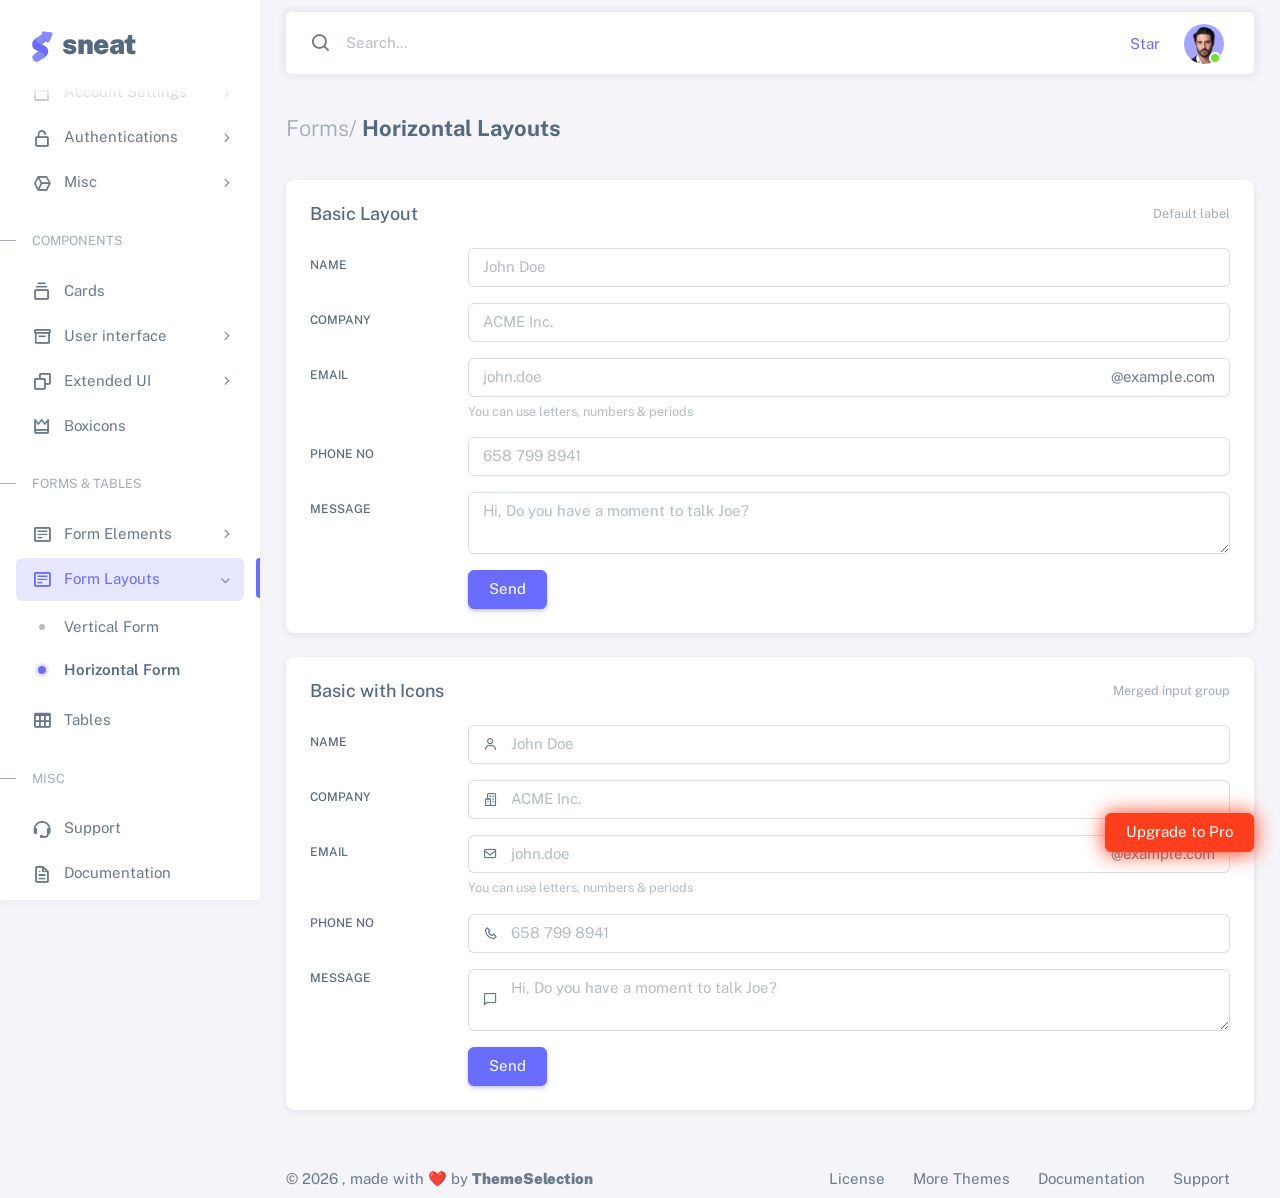
<file: Backend/html/form-layouts-horizontal.html>
<!DOCTYPE html>

<!-- =========================================================
* Sneat - Bootstrap 5 HTML Admin Template - Pro | v1.0.0
==============================================================

* Product Page: https://themeselection.com/products/sneat-bootstrap-html-admin-template/
* Created by: ThemeSelection
* License: You must have a valid license purchased in order to legally use the theme for your project.
* Copyright ThemeSelection (https://themeselection.com)

=========================================================
 -->
<!-- beautify ignore:start -->
<html
  lang="en"
  class="light-style layout-menu-fixed"
  dir="ltr"
  data-theme="theme-default"
  data-assets-path="../assets/"
  data-template="vertical-menu-template-free"
>
  <head>
    <meta charset="utf-8" />
    <meta
      name="viewport"
      content="width=device-width, initial-scale=1.0, user-scalable=no, minimum-scale=1.0, maximum-scale=1.0"
    />

    <title>Horizontal Layouts - Forms | Sneat - Bootstrap 5 HTML Admin Template - Pro</title>

    <meta name="description" content="" />

    <!-- Favicon -->
    <link rel="icon" type="image/x-icon" href="../assets/img/favicon/favicon.ico" />

    <!-- Fonts -->
    <link rel="preconnect" href="https://fonts.googleapis.com" />
    <link rel="preconnect" href="https://fonts.gstatic.com" crossorigin />
    <link
      href="https://fonts.googleapis.com/css2?family=Public+Sans:ital,wght@0,300;0,400;0,500;0,600;0,700;1,300;1,400;1,500;1,600;1,700&display=swap"
      rel="stylesheet"
    />

    <!-- Icons. Uncomment required icon fonts -->
    <link rel="stylesheet" href="../assets/vendor/fonts/boxicons.css" />

    <!-- Core CSS -->
    <link rel="stylesheet" href="../assets/vendor/css/core.css" class="template-customizer-core-css" />
    <link rel="stylesheet" href="../assets/vendor/css/theme-default.css" class="template-customizer-theme-css" />
    <link rel="stylesheet" href="../assets/css/demo.css" />

    <!-- Vendors CSS -->
    <link rel="stylesheet" href="../assets/vendor/libs/perfect-scrollbar/perfect-scrollbar.css" />

    <!-- Page CSS -->

    <!-- Helpers -->
    <script src="../assets/vendor/js/helpers.js"></script>

    <!--! Template customizer & Theme config files MUST be included after core stylesheets and helpers.js in the <head> section -->
    <!--? Config:  Mandatory theme config file contain global vars & default theme options, Set your preferred theme option in this file.  -->
    <script src="../assets/js/config.js"></script>
  </head>

  <body>
    <!-- Layout wrapper -->
    <div class="layout-wrapper layout-content-navbar">
      <div class="layout-container">
        <!-- Menu -->

        <aside id="layout-menu" class="layout-menu menu-vertical menu bg-menu-theme">
          <div class="app-brand demo">
            <a href="index.html" class="app-brand-link">
              <span class="app-brand-logo demo">
                <svg
                  width="25"
                  viewBox="0 0 25 42"
                  version="1.1"
                  xmlns="http://www.w3.org/2000/svg"
                  xmlns:xlink="http://www.w3.org/1999/xlink"
                >
                  <defs>
                    <path
                      d="M13.7918663,0.358365126 L3.39788168,7.44174259 C0.566865006,9.69408886 -0.379795268,12.4788597 0.557900856,15.7960551 C0.68998853,16.2305145 1.09562888,17.7872135 3.12357076,19.2293357 C3.8146334,19.7207684 5.32369333,20.3834223 7.65075054,21.2172976 L7.59773219,21.2525164 L2.63468769,24.5493413 C0.445452254,26.3002124 0.0884951797,28.5083815 1.56381646,31.1738486 C2.83770406,32.8170431 5.20850219,33.2640127 7.09180128,32.5391577 C8.347334,32.0559211 11.4559176,30.0011079 16.4175519,26.3747182 C18.0338572,24.4997857 18.6973423,22.4544883 18.4080071,20.2388261 C17.963753,17.5346866 16.1776345,15.5799961 13.0496516,14.3747546 L10.9194936,13.4715819 L18.6192054,7.984237 L13.7918663,0.358365126 Z"
                      id="path-1"
                    ></path>
                    <path
                      d="M5.47320593,6.00457225 C4.05321814,8.216144 4.36334763,10.0722806 6.40359441,11.5729822 C8.61520715,12.571656 10.0999176,13.2171421 10.8577257,13.5094407 L15.5088241,14.433041 L18.6192054,7.984237 C15.5364148,3.11535317 13.9273018,0.573395879 13.7918663,0.358365126 C13.5790555,0.511491653 10.8061687,2.3935607 5.47320593,6.00457225 Z"
                      id="path-3"
                    ></path>
                    <path
                      d="M7.50063644,21.2294429 L12.3234468,23.3159332 C14.1688022,24.7579751 14.397098,26.4880487 13.008334,28.506154 C11.6195701,30.5242593 10.3099883,31.790241 9.07958868,32.3040991 C5.78142938,33.4346997 4.13234973,34 4.13234973,34 C4.13234973,34 2.75489982,33.0538207 2.37032616e-14,31.1614621 C-0.55822714,27.8186216 -0.55822714,26.0572515 -4.05231404e-15,25.8773518 C0.83734071,25.6075023 2.77988457,22.8248993 3.3049379,22.52991 C3.65497346,22.3332504 5.05353963,21.8997614 7.50063644,21.2294429 Z"
                      id="path-4"
                    ></path>
                    <path
                      d="M20.6,7.13333333 L25.6,13.8 C26.2627417,14.6836556 26.0836556,15.9372583 25.2,16.6 C24.8538077,16.8596443 24.4327404,17 24,17 L14,17 C12.8954305,17 12,16.1045695 12,15 C12,14.5672596 12.1403557,14.1461923 12.4,13.8 L17.4,7.13333333 C18.0627417,6.24967773 19.3163444,6.07059163 20.2,6.73333333 C20.3516113,6.84704183 20.4862915,6.981722 20.6,7.13333333 Z"
                      id="path-5"
                    ></path>
                  </defs>
                  <g id="g-app-brand" stroke="none" stroke-width="1" fill="none" fill-rule="evenodd">
                    <g id="Brand-Logo" transform="translate(-27.000000, -15.000000)">
                      <g id="Icon" transform="translate(27.000000, 15.000000)">
                        <g id="Mask" transform="translate(0.000000, 8.000000)">
                          <mask id="mask-2" fill="white">
                            <use xlink:href="#path-1"></use>
                          </mask>
                          <use fill="#696cff" xlink:href="#path-1"></use>
                          <g id="Path-3" mask="url(#mask-2)">
                            <use fill="#696cff" xlink:href="#path-3"></use>
                            <use fill-opacity="0.2" fill="#FFFFFF" xlink:href="#path-3"></use>
                          </g>
                          <g id="Path-4" mask="url(#mask-2)">
                            <use fill="#696cff" xlink:href="#path-4"></use>
                            <use fill-opacity="0.2" fill="#FFFFFF" xlink:href="#path-4"></use>
                          </g>
                        </g>
                        <g
                          id="Triangle"
                          transform="translate(19.000000, 11.000000) rotate(-300.000000) translate(-19.000000, -11.000000) "
                        >
                          <use fill="#696cff" xlink:href="#path-5"></use>
                          <use fill-opacity="0.2" fill="#FFFFFF" xlink:href="#path-5"></use>
                        </g>
                      </g>
                    </g>
                  </g>
                </svg>
              </span>
              <span class="app-brand-text demo menu-text fw-bolder ms-2">Sneat</span>
            </a>

            <a href="javascript:void(0);" class="layout-menu-toggle menu-link text-large ms-auto d-block d-xl-none">
              <i class="bx bx-chevron-left bx-sm align-middle"></i>
            </a>
          </div>

          <div class="menu-inner-shadow"></div>

          <ul class="menu-inner py-1">
            <!-- Dashboard -->
            <li class="menu-item">
              <a href="index.html" class="menu-link">
                <i class="menu-icon tf-icons bx bx-home-circle"></i>
                <div data-i18n="Analytics">Dashboard</div>
              </a>
            </li>

            <!-- Layouts -->
            <li class="menu-item">
              <a href="javascript:void(0);" class="menu-link menu-toggle">
                <i class="menu-icon tf-icons bx bx-layout"></i>
                <div data-i18n="Layouts">Layouts</div>
              </a>

              <ul class="menu-sub">
                <li class="menu-item">
                  <a href="layouts-without-menu.html" class="menu-link">
                    <div data-i18n="Without menu">Without menu</div>
                  </a>
                </li>
                <li class="menu-item">
                  <a href="layouts-without-navbar.html" class="menu-link">
                    <div data-i18n="Without navbar">Without navbar</div>
                  </a>
                </li>
                <li class="menu-item">
                  <a href="layouts-container.html" class="menu-link">
                    <div data-i18n="Container">Container</div>
                  </a>
                </li>
                <li class="menu-item">
                  <a href="layouts-fluid.html" class="menu-link">
                    <div data-i18n="Fluid">Fluid</div>
                  </a>
                </li>
                <li class="menu-item">
                  <a href="layouts-blank.html" class="menu-link">
                    <div data-i18n="Blank">Blank</div>
                  </a>
                </li>
              </ul>
            </li>

            <li class="menu-header small text-uppercase">
              <span class="menu-header-text">Pages</span>
            </li>
            <li class="menu-item">
              <a href="javascript:void(0);" class="menu-link menu-toggle">
                <i class="menu-icon tf-icons bx bx-dock-top"></i>
                <div data-i18n="Account Settings">Account Settings</div>
              </a>
              <ul class="menu-sub">
                <li class="menu-item">
                  <a href="pages-account-settings-account.html" class="menu-link">
                    <div data-i18n="Account">Account</div>
                  </a>
                </li>
                <li class="menu-item">
                  <a href="pages-account-settings-notifications.html" class="menu-link">
                    <div data-i18n="Notifications">Notifications</div>
                  </a>
                </li>
                <li class="menu-item">
                  <a href="pages-account-settings-connections.html" class="menu-link">
                    <div data-i18n="Connections">Connections</div>
                  </a>
                </li>
              </ul>
            </li>
            <li class="menu-item">
              <a href="javascript:void(0);" class="menu-link menu-toggle">
                <i class="menu-icon tf-icons bx bx-lock-open-alt"></i>
                <div data-i18n="Authentications">Authentications</div>
              </a>
              <ul class="menu-sub">
                <li class="menu-item">
                  <a href="auth-login-basic.html" class="menu-link" target="_blank">
                    <div data-i18n="Basic">Login</div>
                  </a>
                </li>
                <li class="menu-item">
                  <a href="auth-register-basic.html" class="menu-link" target="_blank">
                    <div data-i18n="Basic">Register</div>
                  </a>
                </li>
                <li class="menu-item">
                  <a href="auth-forgot-password-basic.html" class="menu-link" target="_blank">
                    <div data-i18n="Basic">Forgot Password</div>
                  </a>
                </li>
              </ul>
            </li>
            <li class="menu-item">
              <a href="javascript:void(0);" class="menu-link menu-toggle">
                <i class="menu-icon tf-icons bx bx-cube-alt"></i>
                <div data-i18n="Misc">Misc</div>
              </a>
              <ul class="menu-sub">
                <li class="menu-item">
                  <a href="pages-misc-error.html" class="menu-link">
                    <div data-i18n="Error">Error</div>
                  </a>
                </li>
                <li class="menu-item">
                  <a href="pages-misc-under-maintenance.html" class="menu-link">
                    <div data-i18n="Under Maintenance">Under Maintenance</div>
                  </a>
                </li>
              </ul>
            </li>
            <!-- Components -->
            <li class="menu-header small text-uppercase"><span class="menu-header-text">Components</span></li>
            <!-- Cards -->
            <li class="menu-item">
              <a href="cards-basic.html" class="menu-link">
                <i class="menu-icon tf-icons bx bx-collection"></i>
                <div data-i18n="Basic">Cards</div>
              </a>
            </li>
            <!-- User interface -->
            <li class="menu-item">
              <a href="javascript:void(0)" class="menu-link menu-toggle">
                <i class="menu-icon tf-icons bx bx-box"></i>
                <div data-i18n="User interface">User interface</div>
              </a>
              <ul class="menu-sub">
                <li class="menu-item">
                  <a href="ui-accordion.html" class="menu-link">
                    <div data-i18n="Accordion">Accordion</div>
                  </a>
                </li>
                <li class="menu-item">
                  <a href="ui-alerts.html" class="menu-link">
                    <div data-i18n="Alerts">Alerts</div>
                  </a>
                </li>
                <li class="menu-item">
                  <a href="ui-badges.html" class="menu-link">
                    <div data-i18n="Badges">Badges</div>
                  </a>
                </li>
                <li class="menu-item">
                  <a href="ui-buttons.html" class="menu-link">
                    <div data-i18n="Buttons">Buttons</div>
                  </a>
                </li>
                <li class="menu-item">
                  <a href="ui-carousel.html" class="menu-link">
                    <div data-i18n="Carousel">Carousel</div>
                  </a>
                </li>
                <li class="menu-item">
                  <a href="ui-collapse.html" class="menu-link">
                    <div data-i18n="Collapse">Collapse</div>
                  </a>
                </li>
                <li class="menu-item">
                  <a href="ui-dropdowns.html" class="menu-link">
                    <div data-i18n="Dropdowns">Dropdowns</div>
                  </a>
                </li>
                <li class="menu-item">
                  <a href="ui-footer.html" class="menu-link">
                    <div data-i18n="Footer">Footer</div>
                  </a>
                </li>
                <li class="menu-item">
                  <a href="ui-list-groups.html" class="menu-link">
                    <div data-i18n="List Groups">List groups</div>
                  </a>
                </li>
                <li class="menu-item">
                  <a href="ui-modals.html" class="menu-link">
                    <div data-i18n="Modals">Modals</div>
                  </a>
                </li>
                <li class="menu-item">
                  <a href="ui-navbar.html" class="menu-link">
                    <div data-i18n="Navbar">Navbar</div>
                  </a>
                </li>
                <li class="menu-item">
                  <a href="ui-offcanvas.html" class="menu-link">
                    <div data-i18n="Offcanvas">Offcanvas</div>
                  </a>
                </li>
                <li class="menu-item">
                  <a href="ui-pagination-breadcrumbs.html" class="menu-link">
                    <div data-i18n="Pagination &amp; Breadcrumbs">Pagination &amp; Breadcrumbs</div>
                  </a>
                </li>
                <li class="menu-item">
                  <a href="ui-progress.html" class="menu-link">
                    <div data-i18n="Progress">Progress</div>
                  </a>
                </li>
                <li class="menu-item">
                  <a href="ui-spinners.html" class="menu-link">
                    <div data-i18n="Spinners">Spinners</div>
                  </a>
                </li>
                <li class="menu-item">
                  <a href="ui-tabs-pills.html" class="menu-link">
                    <div data-i18n="Tabs &amp; Pills">Tabs &amp; Pills</div>
                  </a>
                </li>
                <li class="menu-item">
                  <a href="ui-toasts.html" class="menu-link">
                    <div data-i18n="Toasts">Toasts</div>
                  </a>
                </li>
                <li class="menu-item">
                  <a href="ui-tooltips-popovers.html" class="menu-link">
                    <div data-i18n="Tooltips & Popovers">Tooltips &amp; popovers</div>
                  </a>
                </li>
                <li class="menu-item">
                  <a href="ui-typography.html" class="menu-link">
                    <div data-i18n="Typography">Typography</div>
                  </a>
                </li>
              </ul>
            </li>

            <!-- Extended components -->
            <li class="menu-item">
              <a href="javascript:void(0)" class="menu-link menu-toggle">
                <i class="menu-icon tf-icons bx bx-copy"></i>
                <div data-i18n="Extended UI">Extended UI</div>
              </a>
              <ul class="menu-sub">
                <li class="menu-item">
                  <a href="extended-ui-perfect-scrollbar.html" class="menu-link">
                    <div data-i18n="Perfect Scrollbar">Perfect scrollbar</div>
                  </a>
                </li>
                <li class="menu-item">
                  <a href="extended-ui-text-divider.html" class="menu-link">
                    <div data-i18n="Text Divider">Text Divider</div>
                  </a>
                </li>
              </ul>
            </li>

            <li class="menu-item">
              <a href="icons-boxicons.html" class="menu-link">
                <i class="menu-icon tf-icons bx bx-crown"></i>
                <div data-i18n="Boxicons">Boxicons</div>
              </a>
            </li>

            <!-- Forms & Tables -->
            <li class="menu-header small text-uppercase"><span class="menu-header-text">Forms &amp; Tables</span></li>
            <!-- Forms -->
            <li class="menu-item">
              <a href="javascript:void(0);" class="menu-link menu-toggle">
                <i class="menu-icon tf-icons bx bx-detail"></i>
                <div data-i18n="Form Elements">Form Elements</div>
              </a>
              <ul class="menu-sub">
                <li class="menu-item">
                  <a href="forms-basic-inputs.html" class="menu-link">
                    <div data-i18n="Basic Inputs">Basic Inputs</div>
                  </a>
                </li>
                <li class="menu-item">
                  <a href="forms-input-groups.html" class="menu-link">
                    <div data-i18n="Input groups">Input groups</div>
                  </a>
                </li>
              </ul>
            </li>
            <li class="menu-item active open">
              <a href="javascript:void(0);" class="menu-link menu-toggle">
                <i class="menu-icon tf-icons bx bx-detail"></i>
                <div data-i18n="Form Layouts">Form Layouts</div>
              </a>
              <ul class="menu-sub">
                <li class="menu-item">
                  <a href="form-layouts-vertical.html" class="menu-link">
                    <div data-i18n="Vertical Form">Vertical Form</div>
                  </a>
                </li>
                <li class="menu-item active">
                  <a href="form-layouts-horizontal.html" class="menu-link">
                    <div data-i18n="Horizontal Form">Horizontal Form</div>
                  </a>
                </li>
              </ul>
            </li>
            <!-- Tables -->
            <li class="menu-item">
              <a href="tables-basic.html" class="menu-link">
                <i class="menu-icon tf-icons bx bx-table"></i>
                <div data-i18n="Tables">Tables</div>
              </a>
            </li>
            <!-- Misc -->
            <li class="menu-header small text-uppercase"><span class="menu-header-text">Misc</span></li>
            <li class="menu-item">
              <a
                href="https://github.com/themeselection/sneat-html-admin-template-free/issues"
                target="_blank"
                class="menu-link"
              >
                <i class="menu-icon tf-icons bx bx-support"></i>
                <div data-i18n="Support">Support</div>
              </a>
            </li>
            <li class="menu-item">
              <a
                href="https://themeselection.com/demo/sneat-bootstrap-html-admin-template/documentation/"
                target="_blank"
                class="menu-link"
              >
                <i class="menu-icon tf-icons bx bx-file"></i>
                <div data-i18n="Documentation">Documentation</div>
              </a>
            </li>
          </ul>
        </aside>
        <!-- / Menu -->

        <!-- Layout container -->
        <div class="layout-page">
          <!-- Navbar -->

          <nav
            class="layout-navbar container-xxl navbar navbar-expand-xl navbar-detached align-items-center bg-navbar-theme"
            id="layout-navbar"
          >
            <div class="layout-menu-toggle navbar-nav align-items-xl-center me-3 me-xl-0 d-xl-none">
              <a class="nav-item nav-link px-0 me-xl-4" href="javascript:void(0)">
                <i class="bx bx-menu bx-sm"></i>
              </a>
            </div>

            <div class="navbar-nav-right d-flex align-items-center" id="navbar-collapse">
              <!-- Search -->
              <div class="navbar-nav align-items-center">
                <div class="nav-item d-flex align-items-center">
                  <i class="bx bx-search fs-4 lh-0"></i>
                  <input
                    type="text"
                    class="form-control border-0 shadow-none"
                    placeholder="Search..."
                    aria-label="Search..."
                  />
                </div>
              </div>
              <!-- /Search -->

              <ul class="navbar-nav flex-row align-items-center ms-auto">
                <!-- Place this tag where you want the button to render. -->
                <li class="nav-item lh-1 me-3">
                  <a
                    class="github-button"
                    href="https://github.com/themeselection/sneat-html-admin-template-free"
                    data-icon="octicon-star"
                    data-size="large"
                    data-show-count="true"
                    aria-label="Star themeselection/sneat-html-admin-template-free on GitHub"
                    >Star</a
                  >
                </li>

                <!-- User -->
                <li class="nav-item navbar-dropdown dropdown-user dropdown">
                  <a class="nav-link dropdown-toggle hide-arrow" href="javascript:void(0);" data-bs-toggle="dropdown">
                    <div class="avatar avatar-online">
                      <img src="../assets/img/avatars/1.png" alt class="w-px-40 h-auto rounded-circle" />
                    </div>
                  </a>
                  <ul class="dropdown-menu dropdown-menu-end">
                    <li>
                      <a class="dropdown-item" href="#">
                        <div class="d-flex">
                          <div class="flex-shrink-0 me-3">
                            <div class="avatar avatar-online">
                              <img src="../assets/img/avatars/1.png" alt class="w-px-40 h-auto rounded-circle" />
                            </div>
                          </div>
                          <div class="flex-grow-1">
                            <span class="fw-semibold d-block">John Doe</span>
                            <small class="text-muted">Admin</small>
                          </div>
                        </div>
                      </a>
                    </li>
                    <li>
                      <div class="dropdown-divider"></div>
                    </li>
                    <li>
                      <a class="dropdown-item" href="#">
                        <i class="bx bx-user me-2"></i>
                        <span class="align-middle">My Profile</span>
                      </a>
                    </li>
                    <li>
                      <a class="dropdown-item" href="#">
                        <i class="bx bx-cog me-2"></i>
                        <span class="align-middle">Settings</span>
                      </a>
                    </li>
                    <li>
                      <a class="dropdown-item" href="#">
                        <span class="d-flex align-items-center align-middle">
                          <i class="flex-shrink-0 bx bx-credit-card me-2"></i>
                          <span class="flex-grow-1 align-middle">Billing</span>
                          <span class="flex-shrink-0 badge badge-center rounded-pill bg-danger w-px-20 h-px-20">4</span>
                        </span>
                      </a>
                    </li>
                    <li>
                      <div class="dropdown-divider"></div>
                    </li>
                    <li>
                      <a class="dropdown-item" href="auth-login-basic.html">
                        <i class="bx bx-power-off me-2"></i>
                        <span class="align-middle">Log Out</span>
                      </a>
                    </li>
                  </ul>
                </li>
                <!--/ User -->
              </ul>
            </div>
          </nav>

          <!-- / Navbar -->

          <!-- Content wrapper -->
          <div class="content-wrapper">
            <!-- Content -->

            <div class="container-xxl flex-grow-1 container-p-y">
              <h4 class="fw-bold py-3 mb-4"><span class="text-muted fw-light">Forms/</span> Horizontal Layouts</h4>

              <!-- Basic Layout & Basic with Icons -->
              <div class="row">
                <!-- Basic Layout -->
                <div class="col-xxl">
                  <div class="card mb-4">
                    <div class="card-header d-flex align-items-center justify-content-between">
                      <h5 class="mb-0">Basic Layout</h5>
                      <small class="text-muted float-end">Default label</small>
                    </div>
                    <div class="card-body">
                      <form>
                        <div class="row mb-3">
                          <label class="col-sm-2 col-form-label" for="basic-default-name">Name</label>
                          <div class="col-sm-10">
                            <input type="text" class="form-control" id="basic-default-name" placeholder="John Doe" />
                          </div>
                        </div>
                        <div class="row mb-3">
                          <label class="col-sm-2 col-form-label" for="basic-default-company">Company</label>
                          <div class="col-sm-10">
                            <input
                              type="text"
                              class="form-control"
                              id="basic-default-company"
                              placeholder="ACME Inc."
                            />
                          </div>
                        </div>
                        <div class="row mb-3">
                          <label class="col-sm-2 col-form-label" for="basic-default-email">Email</label>
                          <div class="col-sm-10">
                            <div class="input-group input-group-merge">
                              <input
                                type="text"
                                id="basic-default-email"
                                class="form-control"
                                placeholder="john.doe"
                                aria-label="john.doe"
                                aria-describedby="basic-default-email2"
                              />
                              <span class="input-group-text" id="basic-default-email2">@example.com</span>
                            </div>
                            <div class="form-text">You can use letters, numbers & periods</div>
                          </div>
                        </div>
                        <div class="row mb-3">
                          <label class="col-sm-2 col-form-label" for="basic-default-phone">Phone No</label>
                          <div class="col-sm-10">
                            <input
                              type="text"
                              id="basic-default-phone"
                              class="form-control phone-mask"
                              placeholder="658 799 8941"
                              aria-label="658 799 8941"
                              aria-describedby="basic-default-phone"
                            />
                          </div>
                        </div>
                        <div class="row mb-3">
                          <label class="col-sm-2 col-form-label" for="basic-default-message">Message</label>
                          <div class="col-sm-10">
                            <textarea
                              id="basic-default-message"
                              class="form-control"
                              placeholder="Hi, Do you have a moment to talk Joe?"
                              aria-label="Hi, Do you have a moment to talk Joe?"
                              aria-describedby="basic-icon-default-message2"
                            ></textarea>
                          </div>
                        </div>
                        <div class="row justify-content-end">
                          <div class="col-sm-10">
                            <button type="submit" class="btn btn-primary">Send</button>
                          </div>
                        </div>
                      </form>
                    </div>
                  </div>
                </div>
                <!-- Basic with Icons -->
                <div class="col-xxl">
                  <div class="card mb-4">
                    <div class="card-header d-flex align-items-center justify-content-between">
                      <h5 class="mb-0">Basic with Icons</h5>
                      <small class="text-muted float-end">Merged input group</small>
                    </div>
                    <div class="card-body">
                      <form>
                        <div class="row mb-3">
                          <label class="col-sm-2 col-form-label" for="basic-icon-default-fullname">Name</label>
                          <div class="col-sm-10">
                            <div class="input-group input-group-merge">
                              <span id="basic-icon-default-fullname2" class="input-group-text"
                                ><i class="bx bx-user"></i
                              ></span>
                              <input
                                type="text"
                                class="form-control"
                                id="basic-icon-default-fullname"
                                placeholder="John Doe"
                                aria-label="John Doe"
                                aria-describedby="basic-icon-default-fullname2"
                              />
                            </div>
                          </div>
                        </div>
                        <div class="row mb-3">
                          <label class="col-sm-2 col-form-label" for="basic-icon-default-company">Company</label>
                          <div class="col-sm-10">
                            <div class="input-group input-group-merge">
                              <span id="basic-icon-default-company2" class="input-group-text"
                                ><i class="bx bx-buildings"></i
                              ></span>
                              <input
                                type="text"
                                id="basic-icon-default-company"
                                class="form-control"
                                placeholder="ACME Inc."
                                aria-label="ACME Inc."
                                aria-describedby="basic-icon-default-company2"
                              />
                            </div>
                          </div>
                        </div>
                        <div class="row mb-3">
                          <label class="col-sm-2 col-form-label" for="basic-icon-default-email">Email</label>
                          <div class="col-sm-10">
                            <div class="input-group input-group-merge">
                              <span class="input-group-text"><i class="bx bx-envelope"></i></span>
                              <input
                                type="text"
                                id="basic-icon-default-email"
                                class="form-control"
                                placeholder="john.doe"
                                aria-label="john.doe"
                                aria-describedby="basic-icon-default-email2"
                              />
                              <span id="basic-icon-default-email2" class="input-group-text">@example.com</span>
                            </div>
                            <div class="form-text">You can use letters, numbers & periods</div>
                          </div>
                        </div>
                        <div class="row mb-3">
                          <label class="col-sm-2 form-label" for="basic-icon-default-phone">Phone No</label>
                          <div class="col-sm-10">
                            <div class="input-group input-group-merge">
                              <span id="basic-icon-default-phone2" class="input-group-text"
                                ><i class="bx bx-phone"></i
                              ></span>
                              <input
                                type="text"
                                id="basic-icon-default-phone"
                                class="form-control phone-mask"
                                placeholder="658 799 8941"
                                aria-label="658 799 8941"
                                aria-describedby="basic-icon-default-phone2"
                              />
                            </div>
                          </div>
                        </div>
                        <div class="row mb-3">
                          <label class="col-sm-2 form-label" for="basic-icon-default-message">Message</label>
                          <div class="col-sm-10">
                            <div class="input-group input-group-merge">
                              <span id="basic-icon-default-message2" class="input-group-text"
                                ><i class="bx bx-comment"></i
                              ></span>
                              <textarea
                                id="basic-icon-default-message"
                                class="form-control"
                                placeholder="Hi, Do you have a moment to talk Joe?"
                                aria-label="Hi, Do you have a moment to talk Joe?"
                                aria-describedby="basic-icon-default-message2"
                              ></textarea>
                            </div>
                          </div>
                        </div>
                        <div class="row justify-content-end">
                          <div class="col-sm-10">
                            <button type="submit" class="btn btn-primary">Send</button>
                          </div>
                        </div>
                      </form>
                    </div>
                  </div>
                </div>
              </div>
            </div>
            <!-- / Content -->

            <!-- Footer -->
            <footer class="content-footer footer bg-footer-theme">
              <div class="container-xxl d-flex flex-wrap justify-content-between py-2 flex-md-row flex-column">
                <div class="mb-2 mb-md-0">
                  ©
                  <script>
                    document.write(new Date().getFullYear());
                  </script>
                  , made with ❤️ by
                  <a href="https://themeselection.com" target="_blank" class="footer-link fw-bolder">ThemeSelection</a>
                </div>
                <div>
                  <a href="https://themeselection.com/license/" class="footer-link me-4" target="_blank">License</a>
                  <a href="https://themeselection.com/" target="_blank" class="footer-link me-4">More Themes</a>

                  <a
                    href="https://themeselection.com/demo/sneat-bootstrap-html-admin-template/documentation/"
                    target="_blank"
                    class="footer-link me-4"
                    >Documentation</a
                  >

                  <a
                    href="https://github.com/themeselection/sneat-html-admin-template-free/issues"
                    target="_blank"
                    class="footer-link me-4"
                    >Support</a
                  >
                </div>
              </div>
            </footer>
            <!-- / Footer -->

            <div class="content-backdrop fade"></div>
          </div>
          <!-- Content wrapper -->
        </div>
        <!-- / Layout page -->
      </div>

      <!-- Overlay -->
      <div class="layout-overlay layout-menu-toggle"></div>
    </div>
    <!-- / Layout wrapper -->

    <div class="buy-now">
      <a
        href="https://themeselection.com/products/sneat-bootstrap-html-admin-template/"
        target="_blank"
        class="btn btn-danger btn-buy-now"
        >Upgrade to Pro</a
      >
    </div>

    <!-- Core JS -->
    <!-- build:js assets/vendor/js/core.js -->
    <script src="../assets/vendor/libs/jquery/jquery.js"></script>
    <script src="../assets/vendor/libs/popper/popper.js"></script>
    <script src="../assets/vendor/js/bootstrap.js"></script>
    <script src="../assets/vendor/libs/perfect-scrollbar/perfect-scrollbar.js"></script>

    <script src="../assets/vendor/js/menu.js"></script>
    <!-- endbuild -->

    <!-- Vendors JS -->

    <!-- Main JS -->
    <script src="../assets/js/main.js"></script>

    <!-- Page JS -->

    <!-- Place this tag in your head or just before your close body tag. -->
    <script async defer src="https://buttons.github.io/buttons.js"></script>
  </body>
</html>
</file>
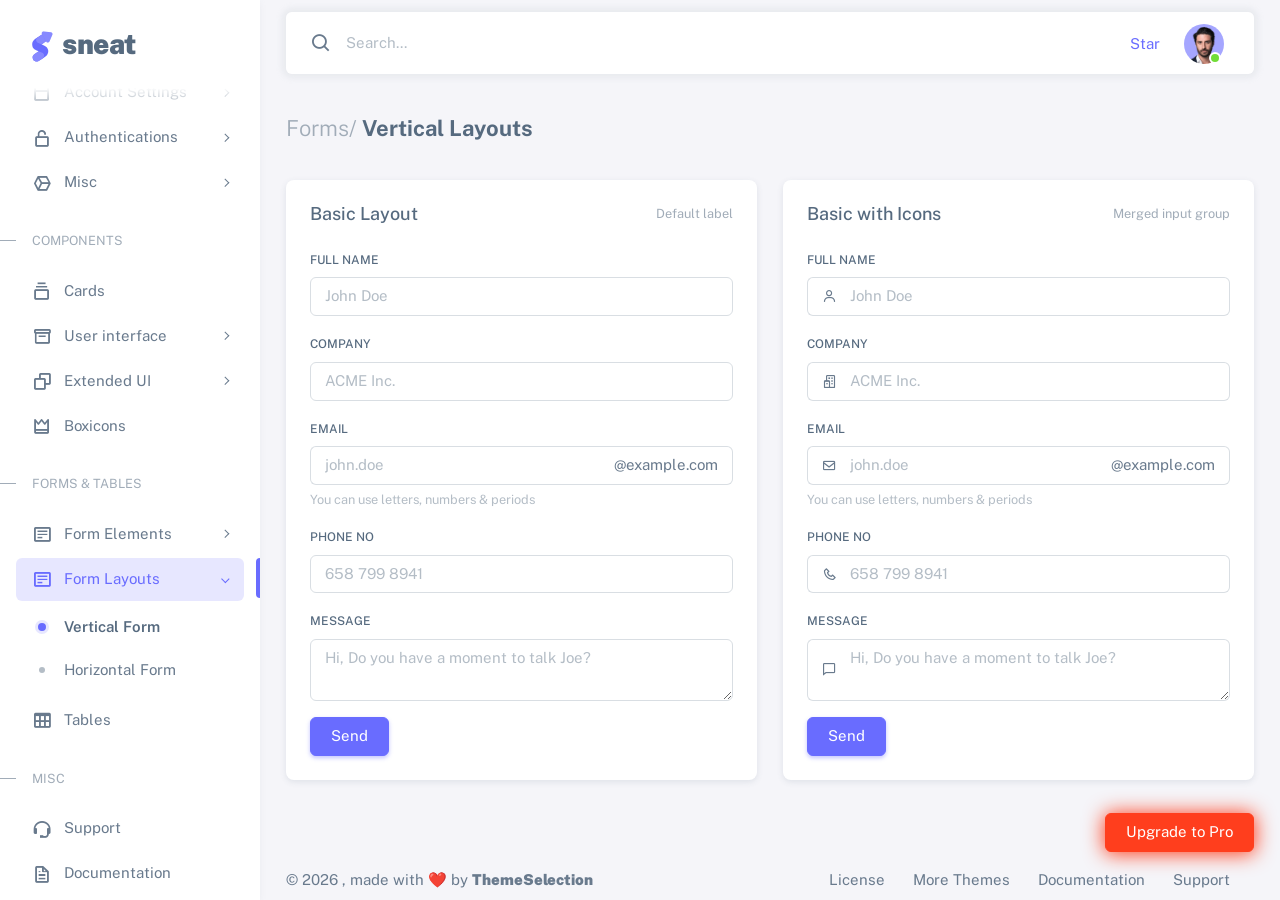
<file: Backend/html/form-layouts-vertical.html>
<!DOCTYPE html>

<!-- =========================================================
* Sneat - Bootstrap 5 HTML Admin Template - Pro | v1.0.0
==============================================================

* Product Page: https://themeselection.com/products/sneat-bootstrap-html-admin-template/
* Created by: ThemeSelection
* License: You must have a valid license purchased in order to legally use the theme for your project.
* Copyright ThemeSelection (https://themeselection.com)

=========================================================
 -->
<!-- beautify ignore:start -->
<html
  lang="en"
  class="light-style layout-menu-fixed"
  dir="ltr"
  data-theme="theme-default"
  data-assets-path="../assets/"
  data-template="vertical-menu-template-free"
>
  <head>
    <meta charset="utf-8" />
    <meta
      name="viewport"
      content="width=device-width, initial-scale=1.0, user-scalable=no, minimum-scale=1.0, maximum-scale=1.0"
    />

    <title>Vertical Layouts - Forms | Sneat - Bootstrap 5 HTML Admin Template - Pro</title>

    <meta name="description" content="" />

    <!-- Favicon -->
    <link rel="icon" type="image/x-icon" href="../assets/img/favicon/favicon.ico" />

    <!-- Fonts -->
    <link rel="preconnect" href="https://fonts.googleapis.com" />
    <link rel="preconnect" href="https://fonts.gstatic.com" crossorigin />
    <link
      href="https://fonts.googleapis.com/css2?family=Public+Sans:ital,wght@0,300;0,400;0,500;0,600;0,700;1,300;1,400;1,500;1,600;1,700&display=swap"
      rel="stylesheet"
    />

    <!-- Icons. Uncomment required icon fonts -->
    <link rel="stylesheet" href="../assets/vendor/fonts/boxicons.css" />

    <!-- Core CSS -->
    <link rel="stylesheet" href="../assets/vendor/css/core.css" class="template-customizer-core-css" />
    <link rel="stylesheet" href="../assets/vendor/css/theme-default.css" class="template-customizer-theme-css" />
    <link rel="stylesheet" href="../assets/css/demo.css" />

    <!-- Vendors CSS -->
    <link rel="stylesheet" href="../assets/vendor/libs/perfect-scrollbar/perfect-scrollbar.css" />

    <!-- Page CSS -->

    <!-- Helpers -->
    <script src="../assets/vendor/js/helpers.js"></script>

    <!--! Template customizer & Theme config files MUST be included after core stylesheets and helpers.js in the <head> section -->
    <!--? Config:  Mandatory theme config file contain global vars & default theme options, Set your preferred theme option in this file.  -->
    <script src="../assets/js/config.js"></script>
  </head>

  <body>
    <!-- Layout wrapper -->
    <div class="layout-wrapper layout-content-navbar">
      <div class="layout-container">
        <!-- Menu -->

        <aside id="layout-menu" class="layout-menu menu-vertical menu bg-menu-theme">
          <div class="app-brand demo">
            <a href="index.html" class="app-brand-link">
              <span class="app-brand-logo demo">
                <svg
                  width="25"
                  viewBox="0 0 25 42"
                  version="1.1"
                  xmlns="http://www.w3.org/2000/svg"
                  xmlns:xlink="http://www.w3.org/1999/xlink"
                >
                  <defs>
                    <path
                      d="M13.7918663,0.358365126 L3.39788168,7.44174259 C0.566865006,9.69408886 -0.379795268,12.4788597 0.557900856,15.7960551 C0.68998853,16.2305145 1.09562888,17.7872135 3.12357076,19.2293357 C3.8146334,19.7207684 5.32369333,20.3834223 7.65075054,21.2172976 L7.59773219,21.2525164 L2.63468769,24.5493413 C0.445452254,26.3002124 0.0884951797,28.5083815 1.56381646,31.1738486 C2.83770406,32.8170431 5.20850219,33.2640127 7.09180128,32.5391577 C8.347334,32.0559211 11.4559176,30.0011079 16.4175519,26.3747182 C18.0338572,24.4997857 18.6973423,22.4544883 18.4080071,20.2388261 C17.963753,17.5346866 16.1776345,15.5799961 13.0496516,14.3747546 L10.9194936,13.4715819 L18.6192054,7.984237 L13.7918663,0.358365126 Z"
                      id="path-1"
                    ></path>
                    <path
                      d="M5.47320593,6.00457225 C4.05321814,8.216144 4.36334763,10.0722806 6.40359441,11.5729822 C8.61520715,12.571656 10.0999176,13.2171421 10.8577257,13.5094407 L15.5088241,14.433041 L18.6192054,7.984237 C15.5364148,3.11535317 13.9273018,0.573395879 13.7918663,0.358365126 C13.5790555,0.511491653 10.8061687,2.3935607 5.47320593,6.00457225 Z"
                      id="path-3"
                    ></path>
                    <path
                      d="M7.50063644,21.2294429 L12.3234468,23.3159332 C14.1688022,24.7579751 14.397098,26.4880487 13.008334,28.506154 C11.6195701,30.5242593 10.3099883,31.790241 9.07958868,32.3040991 C5.78142938,33.4346997 4.13234973,34 4.13234973,34 C4.13234973,34 2.75489982,33.0538207 2.37032616e-14,31.1614621 C-0.55822714,27.8186216 -0.55822714,26.0572515 -4.05231404e-15,25.8773518 C0.83734071,25.6075023 2.77988457,22.8248993 3.3049379,22.52991 C3.65497346,22.3332504 5.05353963,21.8997614 7.50063644,21.2294429 Z"
                      id="path-4"
                    ></path>
                    <path
                      d="M20.6,7.13333333 L25.6,13.8 C26.2627417,14.6836556 26.0836556,15.9372583 25.2,16.6 C24.8538077,16.8596443 24.4327404,17 24,17 L14,17 C12.8954305,17 12,16.1045695 12,15 C12,14.5672596 12.1403557,14.1461923 12.4,13.8 L17.4,7.13333333 C18.0627417,6.24967773 19.3163444,6.07059163 20.2,6.73333333 C20.3516113,6.84704183 20.4862915,6.981722 20.6,7.13333333 Z"
                      id="path-5"
                    ></path>
                  </defs>
                  <g id="g-app-brand" stroke="none" stroke-width="1" fill="none" fill-rule="evenodd">
                    <g id="Brand-Logo" transform="translate(-27.000000, -15.000000)">
                      <g id="Icon" transform="translate(27.000000, 15.000000)">
                        <g id="Mask" transform="translate(0.000000, 8.000000)">
                          <mask id="mask-2" fill="white">
                            <use xlink:href="#path-1"></use>
                          </mask>
                          <use fill="#696cff" xlink:href="#path-1"></use>
                          <g id="Path-3" mask="url(#mask-2)">
                            <use fill="#696cff" xlink:href="#path-3"></use>
                            <use fill-opacity="0.2" fill="#FFFFFF" xlink:href="#path-3"></use>
                          </g>
                          <g id="Path-4" mask="url(#mask-2)">
                            <use fill="#696cff" xlink:href="#path-4"></use>
                            <use fill-opacity="0.2" fill="#FFFFFF" xlink:href="#path-4"></use>
                          </g>
                        </g>
                        <g
                          id="Triangle"
                          transform="translate(19.000000, 11.000000) rotate(-300.000000) translate(-19.000000, -11.000000) "
                        >
                          <use fill="#696cff" xlink:href="#path-5"></use>
                          <use fill-opacity="0.2" fill="#FFFFFF" xlink:href="#path-5"></use>
                        </g>
                      </g>
                    </g>
                  </g>
                </svg>
              </span>
              <span class="app-brand-text demo menu-text fw-bolder ms-2">Sneat</span>
            </a>

            <a href="javascript:void(0);" class="layout-menu-toggle menu-link text-large ms-auto d-block d-xl-none">
              <i class="bx bx-chevron-left bx-sm align-middle"></i>
            </a>
          </div>

          <div class="menu-inner-shadow"></div>

          <ul class="menu-inner py-1">
            <!-- Dashboard -->
            <li class="menu-item">
              <a href="index.html" class="menu-link">
                <i class="menu-icon tf-icons bx bx-home-circle"></i>
                <div data-i18n="Analytics">Dashboard</div>
              </a>
            </li>

            <!-- Layouts -->
            <li class="menu-item">
              <a href="javascript:void(0);" class="menu-link menu-toggle">
                <i class="menu-icon tf-icons bx bx-layout"></i>
                <div data-i18n="Layouts">Layouts</div>
              </a>

              <ul class="menu-sub">
                <li class="menu-item">
                  <a href="layouts-without-menu.html" class="menu-link">
                    <div data-i18n="Without menu">Without menu</div>
                  </a>
                </li>
                <li class="menu-item">
                  <a href="layouts-without-navbar.html" class="menu-link">
                    <div data-i18n="Without navbar">Without navbar</div>
                  </a>
                </li>
                <li class="menu-item">
                  <a href="layouts-container.html" class="menu-link">
                    <div data-i18n="Container">Container</div>
                  </a>
                </li>
                <li class="menu-item">
                  <a href="layouts-fluid.html" class="menu-link">
                    <div data-i18n="Fluid">Fluid</div>
                  </a>
                </li>
                <li class="menu-item">
                  <a href="layouts-blank.html" class="menu-link">
                    <div data-i18n="Blank">Blank</div>
                  </a>
                </li>
              </ul>
            </li>

            <li class="menu-header small text-uppercase">
              <span class="menu-header-text">Pages</span>
            </li>
            <li class="menu-item">
              <a href="javascript:void(0);" class="menu-link menu-toggle">
                <i class="menu-icon tf-icons bx bx-dock-top"></i>
                <div data-i18n="Account Settings">Account Settings</div>
              </a>
              <ul class="menu-sub">
                <li class="menu-item">
                  <a href="pages-account-settings-account.html" class="menu-link">
                    <div data-i18n="Account">Account</div>
                  </a>
                </li>
                <li class="menu-item">
                  <a href="pages-account-settings-notifications.html" class="menu-link">
                    <div data-i18n="Notifications">Notifications</div>
                  </a>
                </li>
                <li class="menu-item">
                  <a href="pages-account-settings-connections.html" class="menu-link">
                    <div data-i18n="Connections">Connections</div>
                  </a>
                </li>
              </ul>
            </li>
            <li class="menu-item">
              <a href="javascript:void(0);" class="menu-link menu-toggle">
                <i class="menu-icon tf-icons bx bx-lock-open-alt"></i>
                <div data-i18n="Authentications">Authentications</div>
              </a>
              <ul class="menu-sub">
                <li class="menu-item">
                  <a href="auth-login-basic.html" class="menu-link" target="_blank">
                    <div data-i18n="Basic">Login</div>
                  </a>
                </li>
                <li class="menu-item">
                  <a href="auth-register-basic.html" class="menu-link" target="_blank">
                    <div data-i18n="Basic">Register</div>
                  </a>
                </li>
                <li class="menu-item">
                  <a href="auth-forgot-password-basic.html" class="menu-link" target="_blank">
                    <div data-i18n="Basic">Forgot Password</div>
                  </a>
                </li>
              </ul>
            </li>
            <li class="menu-item">
              <a href="javascript:void(0);" class="menu-link menu-toggle">
                <i class="menu-icon tf-icons bx bx-cube-alt"></i>
                <div data-i18n="Misc">Misc</div>
              </a>
              <ul class="menu-sub">
                <li class="menu-item">
                  <a href="pages-misc-error.html" class="menu-link">
                    <div data-i18n="Error">Error</div>
                  </a>
                </li>
                <li class="menu-item">
                  <a href="pages-misc-under-maintenance.html" class="menu-link">
                    <div data-i18n="Under Maintenance">Under Maintenance</div>
                  </a>
                </li>
              </ul>
            </li>
            <!-- Components -->
            <li class="menu-header small text-uppercase"><span class="menu-header-text">Components</span></li>
            <!-- Cards -->
            <li class="menu-item">
              <a href="cards-basic.html" class="menu-link">
                <i class="menu-icon tf-icons bx bx-collection"></i>
                <div data-i18n="Basic">Cards</div>
              </a>
            </li>
            <!-- User interface -->
            <li class="menu-item">
              <a href="javascript:void(0)" class="menu-link menu-toggle">
                <i class="menu-icon tf-icons bx bx-box"></i>
                <div data-i18n="User interface">User interface</div>
              </a>
              <ul class="menu-sub">
                <li class="menu-item">
                  <a href="ui-accordion.html" class="menu-link">
                    <div data-i18n="Accordion">Accordion</div>
                  </a>
                </li>
                <li class="menu-item">
                  <a href="ui-alerts.html" class="menu-link">
                    <div data-i18n="Alerts">Alerts</div>
                  </a>
                </li>
                <li class="menu-item">
                  <a href="ui-badges.html" class="menu-link">
                    <div data-i18n="Badges">Badges</div>
                  </a>
                </li>
                <li class="menu-item">
                  <a href="ui-buttons.html" class="menu-link">
                    <div data-i18n="Buttons">Buttons</div>
                  </a>
                </li>
                <li class="menu-item">
                  <a href="ui-carousel.html" class="menu-link">
                    <div data-i18n="Carousel">Carousel</div>
                  </a>
                </li>
                <li class="menu-item">
                  <a href="ui-collapse.html" class="menu-link">
                    <div data-i18n="Collapse">Collapse</div>
                  </a>
                </li>
                <li class="menu-item">
                  <a href="ui-dropdowns.html" class="menu-link">
                    <div data-i18n="Dropdowns">Dropdowns</div>
                  </a>
                </li>
                <li class="menu-item">
                  <a href="ui-footer.html" class="menu-link">
                    <div data-i18n="Footer">Footer</div>
                  </a>
                </li>
                <li class="menu-item">
                  <a href="ui-list-groups.html" class="menu-link">
                    <div data-i18n="List Groups">List groups</div>
                  </a>
                </li>
                <li class="menu-item">
                  <a href="ui-modals.html" class="menu-link">
                    <div data-i18n="Modals">Modals</div>
                  </a>
                </li>
                <li class="menu-item">
                  <a href="ui-navbar.html" class="menu-link">
                    <div data-i18n="Navbar">Navbar</div>
                  </a>
                </li>
                <li class="menu-item">
                  <a href="ui-offcanvas.html" class="menu-link">
                    <div data-i18n="Offcanvas">Offcanvas</div>
                  </a>
                </li>
                <li class="menu-item">
                  <a href="ui-pagination-breadcrumbs.html" class="menu-link">
                    <div data-i18n="Pagination &amp; Breadcrumbs">Pagination &amp; Breadcrumbs</div>
                  </a>
                </li>
                <li class="menu-item">
                  <a href="ui-progress.html" class="menu-link">
                    <div data-i18n="Progress">Progress</div>
                  </a>
                </li>
                <li class="menu-item">
                  <a href="ui-spinners.html" class="menu-link">
                    <div data-i18n="Spinners">Spinners</div>
                  </a>
                </li>
                <li class="menu-item">
                  <a href="ui-tabs-pills.html" class="menu-link">
                    <div data-i18n="Tabs &amp; Pills">Tabs &amp; Pills</div>
                  </a>
                </li>
                <li class="menu-item">
                  <a href="ui-toasts.html" class="menu-link">
                    <div data-i18n="Toasts">Toasts</div>
                  </a>
                </li>
                <li class="menu-item">
                  <a href="ui-tooltips-popovers.html" class="menu-link">
                    <div data-i18n="Tooltips & Popovers">Tooltips &amp; popovers</div>
                  </a>
                </li>
                <li class="menu-item">
                  <a href="ui-typography.html" class="menu-link">
                    <div data-i18n="Typography">Typography</div>
                  </a>
                </li>
              </ul>
            </li>

            <!-- Extended components -->
            <li class="menu-item">
              <a href="javascript:void(0)" class="menu-link menu-toggle">
                <i class="menu-icon tf-icons bx bx-copy"></i>
                <div data-i18n="Extended UI">Extended UI</div>
              </a>
              <ul class="menu-sub">
                <li class="menu-item">
                  <a href="extended-ui-perfect-scrollbar.html" class="menu-link">
                    <div data-i18n="Perfect Scrollbar">Perfect scrollbar</div>
                  </a>
                </li>
                <li class="menu-item">
                  <a href="extended-ui-text-divider.html" class="menu-link">
                    <div data-i18n="Text Divider">Text Divider</div>
                  </a>
                </li>
              </ul>
            </li>

            <li class="menu-item">
              <a href="icons-boxicons.html" class="menu-link">
                <i class="menu-icon tf-icons bx bx-crown"></i>
                <div data-i18n="Boxicons">Boxicons</div>
              </a>
            </li>

            <!-- Forms & Tables -->
            <li class="menu-header small text-uppercase"><span class="menu-header-text">Forms &amp; Tables</span></li>
            <!-- Forms -->
            <li class="menu-item">
              <a href="javascript:void(0);" class="menu-link menu-toggle">
                <i class="menu-icon tf-icons bx bx-detail"></i>
                <div data-i18n="Form Elements">Form Elements</div>
              </a>
              <ul class="menu-sub">
                <li class="menu-item">
                  <a href="forms-basic-inputs.html" class="menu-link">
                    <div data-i18n="Basic Inputs">Basic Inputs</div>
                  </a>
                </li>
                <li class="menu-item">
                  <a href="forms-input-groups.html" class="menu-link">
                    <div data-i18n="Input groups">Input groups</div>
                  </a>
                </li>
              </ul>
            </li>
            <li class="menu-item active open">
              <a href="javascript:void(0);" class="menu-link menu-toggle">
                <i class="menu-icon tf-icons bx bx-detail"></i>
                <div data-i18n="Form Layouts">Form Layouts</div>
              </a>
              <ul class="menu-sub">
                <li class="menu-item active">
                  <a href="form-layouts-vertical.html" class="menu-link">
                    <div data-i18n="Vertical Form">Vertical Form</div>
                  </a>
                </li>
                <li class="menu-item">
                  <a href="form-layouts-horizontal.html" class="menu-link">
                    <div data-i18n="Horizontal Form">Horizontal Form</div>
                  </a>
                </li>
              </ul>
            </li>
            <!-- Tables -->
            <li class="menu-item">
              <a href="tables-basic.html" class="menu-link">
                <i class="menu-icon tf-icons bx bx-table"></i>
                <div data-i18n="Tables">Tables</div>
              </a>
            </li>
            <!-- Misc -->
            <li class="menu-header small text-uppercase"><span class="menu-header-text">Misc</span></li>
            <li class="menu-item">
              <a
                href="https://github.com/themeselection/sneat-html-admin-template-free/issues"
                target="_blank"
                class="menu-link"
              >
                <i class="menu-icon tf-icons bx bx-support"></i>
                <div data-i18n="Support">Support</div>
              </a>
            </li>
            <li class="menu-item">
              <a
                href="https://themeselection.com/demo/sneat-bootstrap-html-admin-template/documentation/"
                target="_blank"
                class="menu-link"
              >
                <i class="menu-icon tf-icons bx bx-file"></i>
                <div data-i18n="Documentation">Documentation</div>
              </a>
            </li>
          </ul>
        </aside>
        <!-- / Menu -->

        <!-- Layout container -->
        <div class="layout-page">
          <!-- Navbar -->

          <nav
            class="layout-navbar container-xxl navbar navbar-expand-xl navbar-detached align-items-center bg-navbar-theme"
            id="layout-navbar"
          >
            <div class="layout-menu-toggle navbar-nav align-items-xl-center me-3 me-xl-0 d-xl-none">
              <a class="nav-item nav-link px-0 me-xl-4" href="javascript:void(0)">
                <i class="bx bx-menu bx-sm"></i>
              </a>
            </div>

            <div class="navbar-nav-right d-flex align-items-center" id="navbar-collapse">
              <!-- Search -->
              <div class="navbar-nav align-items-center">
                <div class="nav-item d-flex align-items-center">
                  <i class="bx bx-search fs-4 lh-0"></i>
                  <input
                    type="text"
                    class="form-control border-0 shadow-none"
                    placeholder="Search..."
                    aria-label="Search..."
                  />
                </div>
              </div>
              <!-- /Search -->

              <ul class="navbar-nav flex-row align-items-center ms-auto">
                <!-- Place this tag where you want the button to render. -->
                <li class="nav-item lh-1 me-3">
                  <a
                    class="github-button"
                    href="https://github.com/themeselection/sneat-html-admin-template-free"
                    data-icon="octicon-star"
                    data-size="large"
                    data-show-count="true"
                    aria-label="Star themeselection/sneat-html-admin-template-free on GitHub"
                    >Star</a
                  >
                </li>

                <!-- User -->
                <li class="nav-item navbar-dropdown dropdown-user dropdown">
                  <a class="nav-link dropdown-toggle hide-arrow" href="javascript:void(0);" data-bs-toggle="dropdown">
                    <div class="avatar avatar-online">
                      <img src="../assets/img/avatars/1.png" alt class="w-px-40 h-auto rounded-circle" />
                    </div>
                  </a>
                  <ul class="dropdown-menu dropdown-menu-end">
                    <li>
                      <a class="dropdown-item" href="#">
                        <div class="d-flex">
                          <div class="flex-shrink-0 me-3">
                            <div class="avatar avatar-online">
                              <img src="../assets/img/avatars/1.png" alt class="w-px-40 h-auto rounded-circle" />
                            </div>
                          </div>
                          <div class="flex-grow-1">
                            <span class="fw-semibold d-block">John Doe</span>
                            <small class="text-muted">Admin</small>
                          </div>
                        </div>
                      </a>
                    </li>
                    <li>
                      <div class="dropdown-divider"></div>
                    </li>
                    <li>
                      <a class="dropdown-item" href="#">
                        <i class="bx bx-user me-2"></i>
                        <span class="align-middle">My Profile</span>
                      </a>
                    </li>
                    <li>
                      <a class="dropdown-item" href="#">
                        <i class="bx bx-cog me-2"></i>
                        <span class="align-middle">Settings</span>
                      </a>
                    </li>
                    <li>
                      <a class="dropdown-item" href="#">
                        <span class="d-flex align-items-center align-middle">
                          <i class="flex-shrink-0 bx bx-credit-card me-2"></i>
                          <span class="flex-grow-1 align-middle">Billing</span>
                          <span class="flex-shrink-0 badge badge-center rounded-pill bg-danger w-px-20 h-px-20">4</span>
                        </span>
                      </a>
                    </li>
                    <li>
                      <div class="dropdown-divider"></div>
                    </li>
                    <li>
                      <a class="dropdown-item" href="auth-login-basic.html">
                        <i class="bx bx-power-off me-2"></i>
                        <span class="align-middle">Log Out</span>
                      </a>
                    </li>
                  </ul>
                </li>
                <!--/ User -->
              </ul>
            </div>
          </nav>

          <!-- / Navbar -->

          <!-- Content wrapper -->
          <div class="content-wrapper">
            <!-- Content -->

            <div class="container-xxl flex-grow-1 container-p-y">
              <h4 class="fw-bold py-3 mb-4"><span class="text-muted fw-light">Forms/</span> Vertical Layouts</h4>

              <!-- Basic Layout -->
              <div class="row">
                <div class="col-xl">
                  <div class="card mb-4">
                    <div class="card-header d-flex justify-content-between align-items-center">
                      <h5 class="mb-0">Basic Layout</h5>
                      <small class="text-muted float-end">Default label</small>
                    </div>
                    <div class="card-body">
                      <form>
                        <div class="mb-3">
                          <label class="form-label" for="basic-default-fullname">Full Name</label>
                          <input type="text" class="form-control" id="basic-default-fullname" placeholder="John Doe" />
                        </div>
                        <div class="mb-3">
                          <label class="form-label" for="basic-default-company">Company</label>
                          <input type="text" class="form-control" id="basic-default-company" placeholder="ACME Inc." />
                        </div>
                        <div class="mb-3">
                          <label class="form-label" for="basic-default-email">Email</label>
                          <div class="input-group input-group-merge">
                            <input
                              type="text"
                              id="basic-default-email"
                              class="form-control"
                              placeholder="john.doe"
                              aria-label="john.doe"
                              aria-describedby="basic-default-email2"
                            />
                            <span class="input-group-text" id="basic-default-email2">@example.com</span>
                          </div>
                          <div class="form-text">You can use letters, numbers & periods</div>
                        </div>
                        <div class="mb-3">
                          <label class="form-label" for="basic-default-phone">Phone No</label>
                          <input
                            type="text"
                            id="basic-default-phone"
                            class="form-control phone-mask"
                            placeholder="658 799 8941"
                          />
                        </div>
                        <div class="mb-3">
                          <label class="form-label" for="basic-default-message">Message</label>
                          <textarea
                            id="basic-default-message"
                            class="form-control"
                            placeholder="Hi, Do you have a moment to talk Joe?"
                          ></textarea>
                        </div>
                        <button type="submit" class="btn btn-primary">Send</button>
                      </form>
                    </div>
                  </div>
                </div>
                <div class="col-xl">
                  <div class="card mb-4">
                    <div class="card-header d-flex justify-content-between align-items-center">
                      <h5 class="mb-0">Basic with Icons</h5>
                      <small class="text-muted float-end">Merged input group</small>
                    </div>
                    <div class="card-body">
                      <form>
                        <div class="mb-3">
                          <label class="form-label" for="basic-icon-default-fullname">Full Name</label>
                          <div class="input-group input-group-merge">
                            <span id="basic-icon-default-fullname2" class="input-group-text"
                              ><i class="bx bx-user"></i
                            ></span>
                            <input
                              type="text"
                              class="form-control"
                              id="basic-icon-default-fullname"
                              placeholder="John Doe"
                              aria-label="John Doe"
                              aria-describedby="basic-icon-default-fullname2"
                            />
                          </div>
                        </div>
                        <div class="mb-3">
                          <label class="form-label" for="basic-icon-default-company">Company</label>
                          <div class="input-group input-group-merge">
                            <span id="basic-icon-default-company2" class="input-group-text"
                              ><i class="bx bx-buildings"></i
                            ></span>
                            <input
                              type="text"
                              id="basic-icon-default-company"
                              class="form-control"
                              placeholder="ACME Inc."
                              aria-label="ACME Inc."
                              aria-describedby="basic-icon-default-company2"
                            />
                          </div>
                        </div>
                        <div class="mb-3">
                          <label class="form-label" for="basic-icon-default-email">Email</label>
                          <div class="input-group input-group-merge">
                            <span class="input-group-text"><i class="bx bx-envelope"></i></span>
                            <input
                              type="text"
                              id="basic-icon-default-email"
                              class="form-control"
                              placeholder="john.doe"
                              aria-label="john.doe"
                              aria-describedby="basic-icon-default-email2"
                            />
                            <span id="basic-icon-default-email2" class="input-group-text">@example.com</span>
                          </div>
                          <div class="form-text">You can use letters, numbers & periods</div>
                        </div>
                        <div class="mb-3">
                          <label class="form-label" for="basic-icon-default-phone">Phone No</label>
                          <div class="input-group input-group-merge">
                            <span id="basic-icon-default-phone2" class="input-group-text"
                              ><i class="bx bx-phone"></i
                            ></span>
                            <input
                              type="text"
                              id="basic-icon-default-phone"
                              class="form-control phone-mask"
                              placeholder="658 799 8941"
                              aria-label="658 799 8941"
                              aria-describedby="basic-icon-default-phone2"
                            />
                          </div>
                        </div>
                        <div class="mb-3">
                          <label class="form-label" for="basic-icon-default-message">Message</label>
                          <div class="input-group input-group-merge">
                            <span id="basic-icon-default-message2" class="input-group-text"
                              ><i class="bx bx-comment"></i
                            ></span>
                            <textarea
                              id="basic-icon-default-message"
                              class="form-control"
                              placeholder="Hi, Do you have a moment to talk Joe?"
                              aria-label="Hi, Do you have a moment to talk Joe?"
                              aria-describedby="basic-icon-default-message2"
                            ></textarea>
                          </div>
                        </div>
                        <button type="submit" class="btn btn-primary">Send</button>
                      </form>
                    </div>
                  </div>
                </div>
              </div>
            </div>
            <!-- / Content -->

            <!-- Footer -->
            <footer class="content-footer footer bg-footer-theme">
              <div class="container-xxl d-flex flex-wrap justify-content-between py-2 flex-md-row flex-column">
                <div class="mb-2 mb-md-0">
                  ©
                  <script>
                    document.write(new Date().getFullYear());
                  </script>
                  , made with ❤️ by
                  <a href="https://themeselection.com" target="_blank" class="footer-link fw-bolder">ThemeSelection</a>
                </div>
                <div>
                  <a href="https://themeselection.com/license/" class="footer-link me-4" target="_blank">License</a>
                  <a href="https://themeselection.com/" target="_blank" class="footer-link me-4">More Themes</a>

                  <a
                    href="https://themeselection.com/demo/sneat-bootstrap-html-admin-template/documentation/"
                    target="_blank"
                    class="footer-link me-4"
                    >Documentation</a
                  >

                  <a
                    href="https://github.com/themeselection/sneat-html-admin-template-free/issues"
                    target="_blank"
                    class="footer-link me-4"
                    >Support</a
                  >
                </div>
              </div>
            </footer>
            <!-- / Footer -->

            <div class="content-backdrop fade"></div>
          </div>
          <!-- Content wrapper -->
        </div>
        <!-- / Layout page -->
      </div>

      <!-- Overlay -->
      <div class="layout-overlay layout-menu-toggle"></div>
    </div>
    <!-- / Layout wrapper -->

    <div class="buy-now">
      <a
        href="https://themeselection.com/products/sneat-bootstrap-html-admin-template/"
        target="_blank"
        class="btn btn-danger btn-buy-now"
        >Upgrade to Pro</a
      >
    </div>

    <!-- Core JS -->
    <!-- build:js assets/vendor/js/core.js -->
    <script src="../assets/vendor/libs/jquery/jquery.js"></script>
    <script src="../assets/vendor/libs/popper/popper.js"></script>
    <script src="../assets/vendor/js/bootstrap.js"></script>
    <script src="../assets/vendor/libs/perfect-scrollbar/perfect-scrollbar.js"></script>

    <script src="../assets/vendor/js/menu.js"></script>
    <!-- endbuild -->

    <!-- Vendors JS -->

    <!-- Main JS -->
    <script src="../assets/js/main.js"></script>

    <!-- Page JS -->

    <!-- Place this tag in your head or just before your close body tag. -->
    <script async defer src="https://buttons.github.io/buttons.js"></script>
  </body>
</html>
</file>
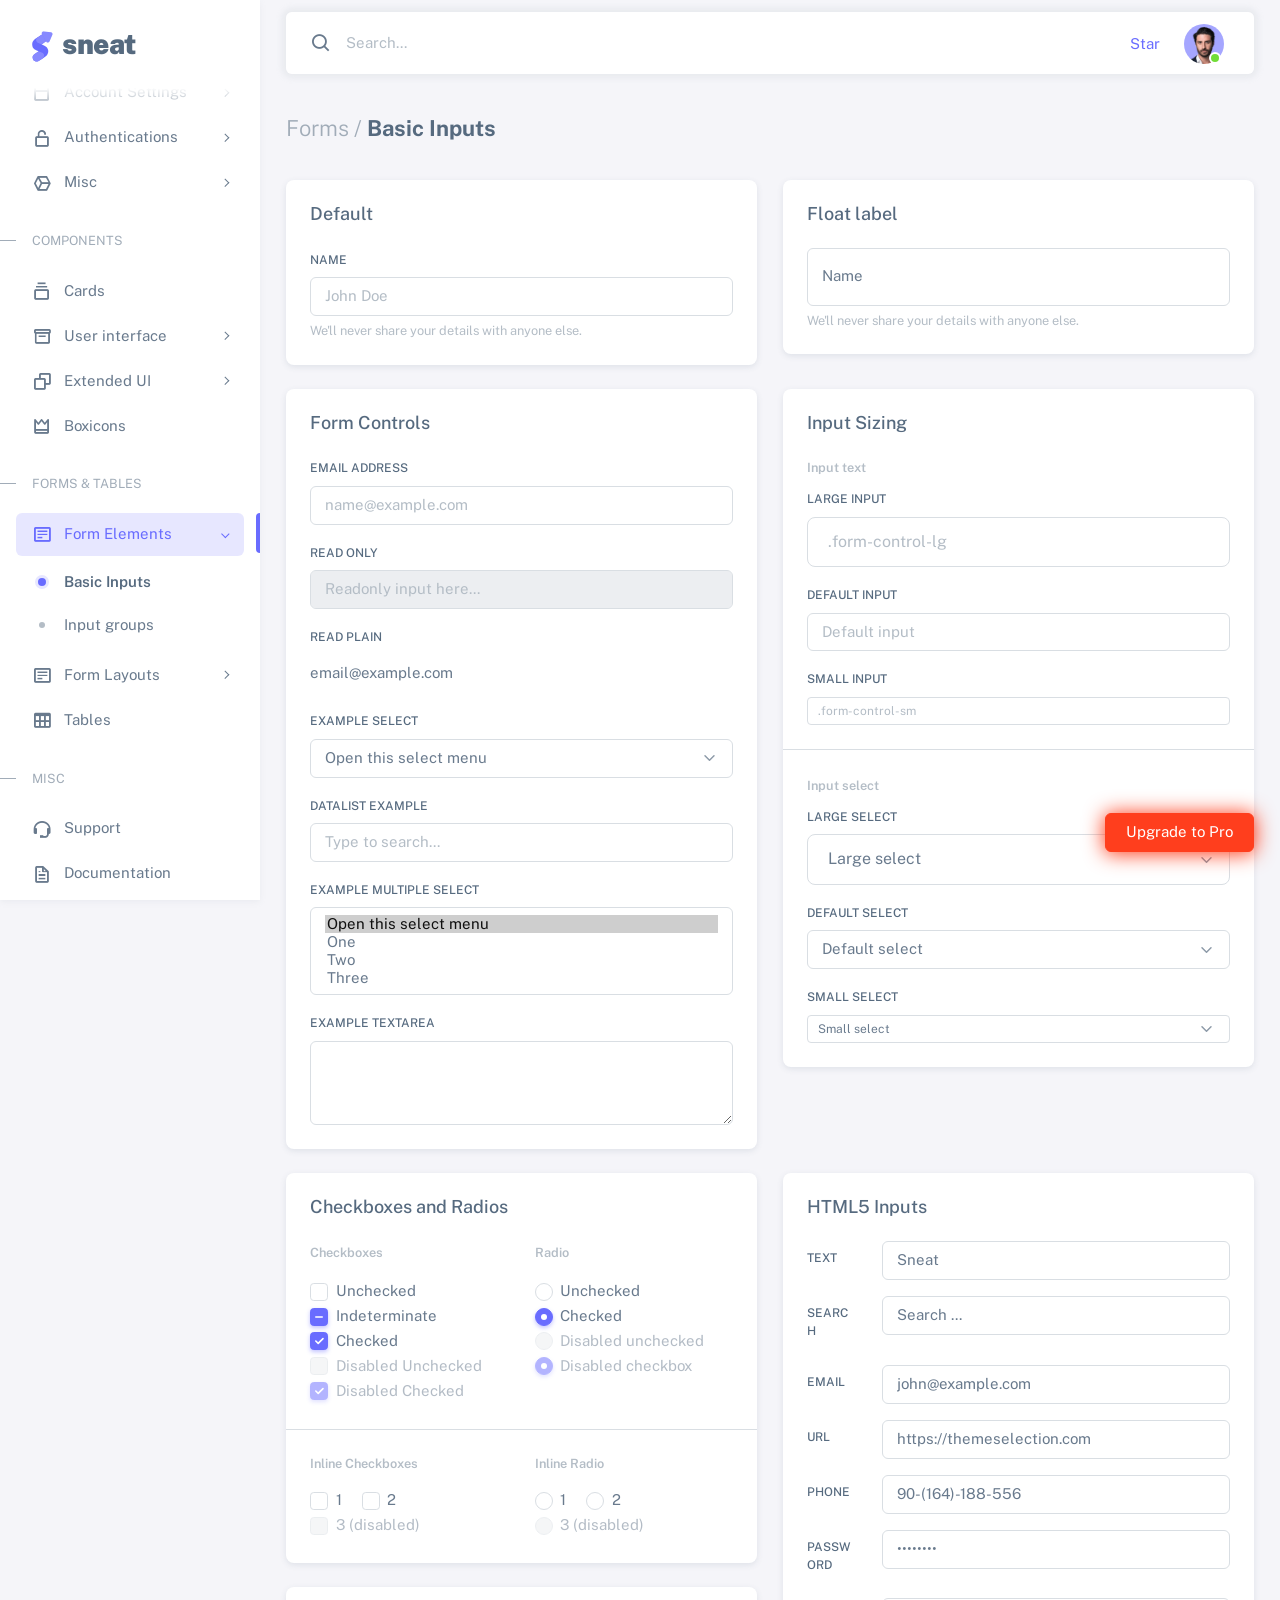
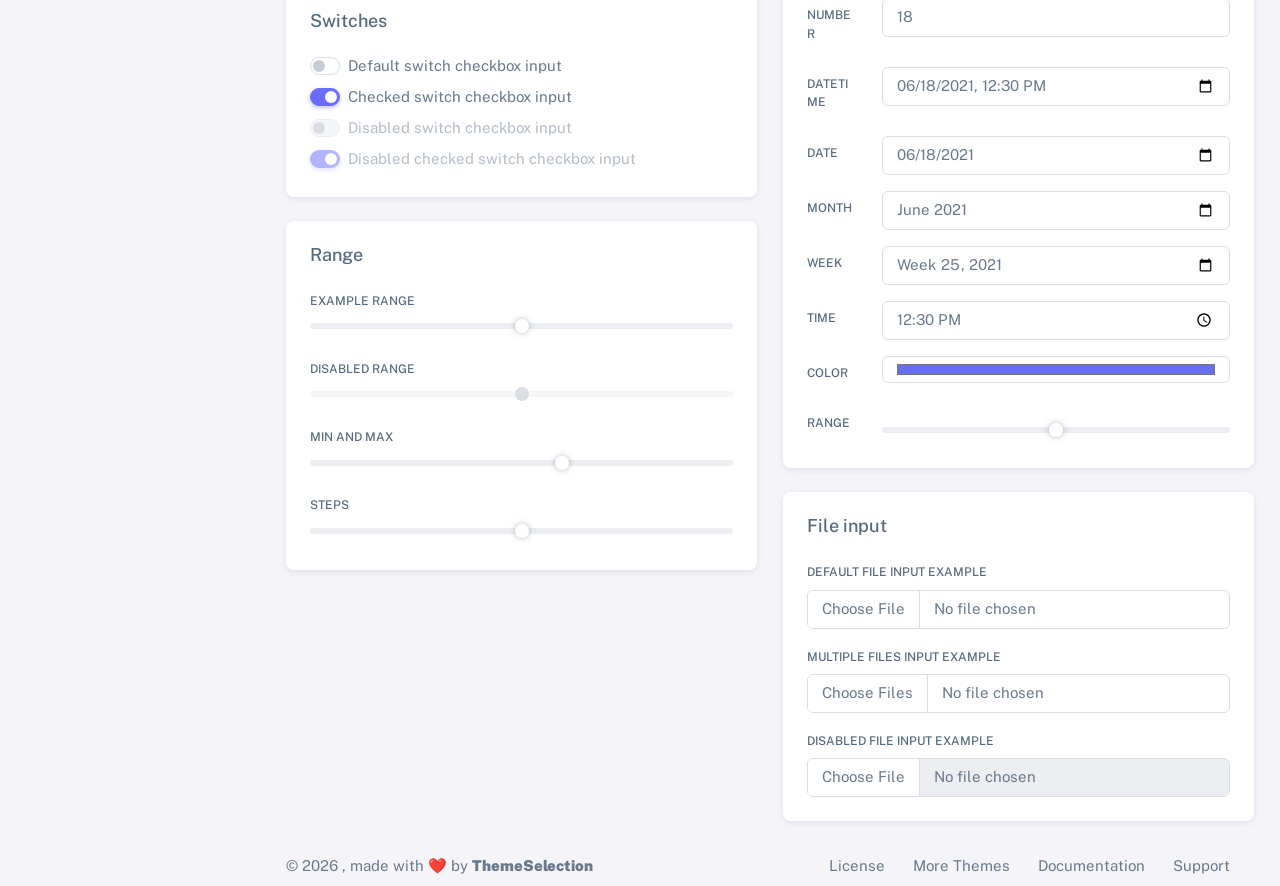
<file: Backend/html/forms-basic-inputs.html>
<!DOCTYPE html>

<!-- =========================================================
* Sneat - Bootstrap 5 HTML Admin Template - Pro | v1.0.0
==============================================================

* Product Page: https://themeselection.com/products/sneat-bootstrap-html-admin-template/
* Created by: ThemeSelection
* License: You must have a valid license purchased in order to legally use the theme for your project.
* Copyright ThemeSelection (https://themeselection.com)

=========================================================
 -->
<!-- beautify ignore:start -->
<html
  lang="en"
  class="light-style layout-menu-fixed"
  dir="ltr"
  data-theme="theme-default"
  data-assets-path="../assets/"
  data-template="vertical-menu-template-free"
>
  <head>
    <meta charset="utf-8" />
    <meta
      name="viewport"
      content="width=device-width, initial-scale=1.0, user-scalable=no, minimum-scale=1.0, maximum-scale=1.0"
    />

    <title>Basic Inputs - Forms | Sneat - Bootstrap 5 HTML Admin Template - Pro</title>

    <meta name="description" content="" />

    <!-- Favicon -->
    <link rel="icon" type="image/x-icon" href="../assets/img/favicon/favicon.ico" />

    <!-- Fonts -->
    <link rel="preconnect" href="https://fonts.googleapis.com" />
    <link rel="preconnect" href="https://fonts.gstatic.com" crossorigin />
    <link
      href="https://fonts.googleapis.com/css2?family=Public+Sans:ital,wght@0,300;0,400;0,500;0,600;0,700;1,300;1,400;1,500;1,600;1,700&display=swap"
      rel="stylesheet"
    />

    <!-- Icons. Uncomment required icon fonts -->
    <link rel="stylesheet" href="../assets/vendor/fonts/boxicons.css" />

    <!-- Core CSS -->
    <link rel="stylesheet" href="../assets/vendor/css/core.css" class="template-customizer-core-css" />
    <link rel="stylesheet" href="../assets/vendor/css/theme-default.css" class="template-customizer-theme-css" />
    <link rel="stylesheet" href="../assets/css/demo.css" />

    <!-- Vendors CSS -->
    <link rel="stylesheet" href="../assets/vendor/libs/perfect-scrollbar/perfect-scrollbar.css" />

    <!-- Page CSS -->

    <!-- Helpers -->
    <script src="../assets/vendor/js/helpers.js"></script>

    <!--! Template customizer & Theme config files MUST be included after core stylesheets and helpers.js in the <head> section -->
    <!--? Config:  Mandatory theme config file contain global vars & default theme options, Set your preferred theme option in this file.  -->
    <script src="../assets/js/config.js"></script>
  </head>

  <body>
    <!-- Layout wrapper -->
    <div class="layout-wrapper layout-content-navbar">
      <div class="layout-container">
        <!-- Menu -->

        <aside id="layout-menu" class="layout-menu menu-vertical menu bg-menu-theme">
          <div class="app-brand demo">
            <a href="index.html" class="app-brand-link">
              <span class="app-brand-logo demo">
                <svg
                  width="25"
                  viewBox="0 0 25 42"
                  version="1.1"
                  xmlns="http://www.w3.org/2000/svg"
                  xmlns:xlink="http://www.w3.org/1999/xlink"
                >
                  <defs>
                    <path
                      d="M13.7918663,0.358365126 L3.39788168,7.44174259 C0.566865006,9.69408886 -0.379795268,12.4788597 0.557900856,15.7960551 C0.68998853,16.2305145 1.09562888,17.7872135 3.12357076,19.2293357 C3.8146334,19.7207684 5.32369333,20.3834223 7.65075054,21.2172976 L7.59773219,21.2525164 L2.63468769,24.5493413 C0.445452254,26.3002124 0.0884951797,28.5083815 1.56381646,31.1738486 C2.83770406,32.8170431 5.20850219,33.2640127 7.09180128,32.5391577 C8.347334,32.0559211 11.4559176,30.0011079 16.4175519,26.3747182 C18.0338572,24.4997857 18.6973423,22.4544883 18.4080071,20.2388261 C17.963753,17.5346866 16.1776345,15.5799961 13.0496516,14.3747546 L10.9194936,13.4715819 L18.6192054,7.984237 L13.7918663,0.358365126 Z"
                      id="path-1"
                    ></path>
                    <path
                      d="M5.47320593,6.00457225 C4.05321814,8.216144 4.36334763,10.0722806 6.40359441,11.5729822 C8.61520715,12.571656 10.0999176,13.2171421 10.8577257,13.5094407 L15.5088241,14.433041 L18.6192054,7.984237 C15.5364148,3.11535317 13.9273018,0.573395879 13.7918663,0.358365126 C13.5790555,0.511491653 10.8061687,2.3935607 5.47320593,6.00457225 Z"
                      id="path-3"
                    ></path>
                    <path
                      d="M7.50063644,21.2294429 L12.3234468,23.3159332 C14.1688022,24.7579751 14.397098,26.4880487 13.008334,28.506154 C11.6195701,30.5242593 10.3099883,31.790241 9.07958868,32.3040991 C5.78142938,33.4346997 4.13234973,34 4.13234973,34 C4.13234973,34 2.75489982,33.0538207 2.37032616e-14,31.1614621 C-0.55822714,27.8186216 -0.55822714,26.0572515 -4.05231404e-15,25.8773518 C0.83734071,25.6075023 2.77988457,22.8248993 3.3049379,22.52991 C3.65497346,22.3332504 5.05353963,21.8997614 7.50063644,21.2294429 Z"
                      id="path-4"
                    ></path>
                    <path
                      d="M20.6,7.13333333 L25.6,13.8 C26.2627417,14.6836556 26.0836556,15.9372583 25.2,16.6 C24.8538077,16.8596443 24.4327404,17 24,17 L14,17 C12.8954305,17 12,16.1045695 12,15 C12,14.5672596 12.1403557,14.1461923 12.4,13.8 L17.4,7.13333333 C18.0627417,6.24967773 19.3163444,6.07059163 20.2,6.73333333 C20.3516113,6.84704183 20.4862915,6.981722 20.6,7.13333333 Z"
                      id="path-5"
                    ></path>
                  </defs>
                  <g id="g-app-brand" stroke="none" stroke-width="1" fill="none" fill-rule="evenodd">
                    <g id="Brand-Logo" transform="translate(-27.000000, -15.000000)">
                      <g id="Icon" transform="translate(27.000000, 15.000000)">
                        <g id="Mask" transform="translate(0.000000, 8.000000)">
                          <mask id="mask-2" fill="white">
                            <use xlink:href="#path-1"></use>
                          </mask>
                          <use fill="#696cff" xlink:href="#path-1"></use>
                          <g id="Path-3" mask="url(#mask-2)">
                            <use fill="#696cff" xlink:href="#path-3"></use>
                            <use fill-opacity="0.2" fill="#FFFFFF" xlink:href="#path-3"></use>
                          </g>
                          <g id="Path-4" mask="url(#mask-2)">
                            <use fill="#696cff" xlink:href="#path-4"></use>
                            <use fill-opacity="0.2" fill="#FFFFFF" xlink:href="#path-4"></use>
                          </g>
                        </g>
                        <g
                          id="Triangle"
                          transform="translate(19.000000, 11.000000) rotate(-300.000000) translate(-19.000000, -11.000000) "
                        >
                          <use fill="#696cff" xlink:href="#path-5"></use>
                          <use fill-opacity="0.2" fill="#FFFFFF" xlink:href="#path-5"></use>
                        </g>
                      </g>
                    </g>
                  </g>
                </svg>
              </span>
              <span class="app-brand-text demo menu-text fw-bolder ms-2">Sneat</span>
            </a>

            <a href="javascript:void(0);" class="layout-menu-toggle menu-link text-large ms-auto d-block d-xl-none">
              <i class="bx bx-chevron-left bx-sm align-middle"></i>
            </a>
          </div>

          <div class="menu-inner-shadow"></div>

          <ul class="menu-inner py-1">
            <!-- Dashboard -->
            <li class="menu-item">
              <a href="index.html" class="menu-link">
                <i class="menu-icon tf-icons bx bx-home-circle"></i>
                <div data-i18n="Analytics">Dashboard</div>
              </a>
            </li>

            <!-- Layouts -->
            <li class="menu-item">
              <a href="javascript:void(0);" class="menu-link menu-toggle">
                <i class="menu-icon tf-icons bx bx-layout"></i>
                <div data-i18n="Layouts">Layouts</div>
              </a>

              <ul class="menu-sub">
                <li class="menu-item">
                  <a href="layouts-without-menu.html" class="menu-link">
                    <div data-i18n="Without menu">Without menu</div>
                  </a>
                </li>
                <li class="menu-item">
                  <a href="layouts-without-navbar.html" class="menu-link">
                    <div data-i18n="Without navbar">Without navbar</div>
                  </a>
                </li>
                <li class="menu-item">
                  <a href="layouts-container.html" class="menu-link">
                    <div data-i18n="Container">Container</div>
                  </a>
                </li>
                <li class="menu-item">
                  <a href="layouts-fluid.html" class="menu-link">
                    <div data-i18n="Fluid">Fluid</div>
                  </a>
                </li>
                <li class="menu-item">
                  <a href="layouts-blank.html" class="menu-link">
                    <div data-i18n="Blank">Blank</div>
                  </a>
                </li>
              </ul>
            </li>

            <li class="menu-header small text-uppercase">
              <span class="menu-header-text">Pages</span>
            </li>
            <li class="menu-item">
              <a href="javascript:void(0);" class="menu-link menu-toggle">
                <i class="menu-icon tf-icons bx bx-dock-top"></i>
                <div data-i18n="Account Settings">Account Settings</div>
              </a>
              <ul class="menu-sub">
                <li class="menu-item">
                  <a href="pages-account-settings-account.html" class="menu-link">
                    <div data-i18n="Account">Account</div>
                  </a>
                </li>
                <li class="menu-item">
                  <a href="pages-account-settings-notifications.html" class="menu-link">
                    <div data-i18n="Notifications">Notifications</div>
                  </a>
                </li>
                <li class="menu-item">
                  <a href="pages-account-settings-connections.html" class="menu-link">
                    <div data-i18n="Connections">Connections</div>
                  </a>
                </li>
              </ul>
            </li>
            <li class="menu-item">
              <a href="javascript:void(0);" class="menu-link menu-toggle">
                <i class="menu-icon tf-icons bx bx-lock-open-alt"></i>
                <div data-i18n="Authentications">Authentications</div>
              </a>
              <ul class="menu-sub">
                <li class="menu-item">
                  <a href="auth-login-basic.html" class="menu-link" target="_blank">
                    <div data-i18n="Basic">Login</div>
                  </a>
                </li>
                <li class="menu-item">
                  <a href="auth-register-basic.html" class="menu-link" target="_blank">
                    <div data-i18n="Basic">Register</div>
                  </a>
                </li>
                <li class="menu-item">
                  <a href="auth-forgot-password-basic.html" class="menu-link" target="_blank">
                    <div data-i18n="Basic">Forgot Password</div>
                  </a>
                </li>
              </ul>
            </li>
            <li class="menu-item">
              <a href="javascript:void(0);" class="menu-link menu-toggle">
                <i class="menu-icon tf-icons bx bx-cube-alt"></i>
                <div data-i18n="Misc">Misc</div>
              </a>
              <ul class="menu-sub">
                <li class="menu-item">
                  <a href="pages-misc-error.html" class="menu-link">
                    <div data-i18n="Error">Error</div>
                  </a>
                </li>
                <li class="menu-item">
                  <a href="pages-misc-under-maintenance.html" class="menu-link">
                    <div data-i18n="Under Maintenance">Under Maintenance</div>
                  </a>
                </li>
              </ul>
            </li>
            <!-- Components -->
            <li class="menu-header small text-uppercase"><span class="menu-header-text">Components</span></li>
            <!-- Cards -->
            <li class="menu-item">
              <a href="cards-basic.html" class="menu-link">
                <i class="menu-icon tf-icons bx bx-collection"></i>
                <div data-i18n="Basic">Cards</div>
              </a>
            </li>
            <!-- User interface -->
            <li class="menu-item">
              <a href="javascript:void(0)" class="menu-link menu-toggle">
                <i class="menu-icon tf-icons bx bx-box"></i>
                <div data-i18n="User interface">User interface</div>
              </a>
              <ul class="menu-sub">
                <li class="menu-item">
                  <a href="ui-accordion.html" class="menu-link">
                    <div data-i18n="Accordion">Accordion</div>
                  </a>
                </li>
                <li class="menu-item">
                  <a href="ui-alerts.html" class="menu-link">
                    <div data-i18n="Alerts">Alerts</div>
                  </a>
                </li>
                <li class="menu-item">
                  <a href="ui-badges.html" class="menu-link">
                    <div data-i18n="Badges">Badges</div>
                  </a>
                </li>
                <li class="menu-item">
                  <a href="ui-buttons.html" class="menu-link">
                    <div data-i18n="Buttons">Buttons</div>
                  </a>
                </li>
                <li class="menu-item">
                  <a href="ui-carousel.html" class="menu-link">
                    <div data-i18n="Carousel">Carousel</div>
                  </a>
                </li>
                <li class="menu-item">
                  <a href="ui-collapse.html" class="menu-link">
                    <div data-i18n="Collapse">Collapse</div>
                  </a>
                </li>
                <li class="menu-item">
                  <a href="ui-dropdowns.html" class="menu-link">
                    <div data-i18n="Dropdowns">Dropdowns</div>
                  </a>
                </li>
                <li class="menu-item">
                  <a href="ui-footer.html" class="menu-link">
                    <div data-i18n="Footer">Footer</div>
                  </a>
                </li>
                <li class="menu-item">
                  <a href="ui-list-groups.html" class="menu-link">
                    <div data-i18n="List Groups">List groups</div>
                  </a>
                </li>
                <li class="menu-item">
                  <a href="ui-modals.html" class="menu-link">
                    <div data-i18n="Modals">Modals</div>
                  </a>
                </li>
                <li class="menu-item">
                  <a href="ui-navbar.html" class="menu-link">
                    <div data-i18n="Navbar">Navbar</div>
                  </a>
                </li>
                <li class="menu-item">
                  <a href="ui-offcanvas.html" class="menu-link">
                    <div data-i18n="Offcanvas">Offcanvas</div>
                  </a>
                </li>
                <li class="menu-item">
                  <a href="ui-pagination-breadcrumbs.html" class="menu-link">
                    <div data-i18n="Pagination &amp; Breadcrumbs">Pagination &amp; Breadcrumbs</div>
                  </a>
                </li>
                <li class="menu-item">
                  <a href="ui-progress.html" class="menu-link">
                    <div data-i18n="Progress">Progress</div>
                  </a>
                </li>
                <li class="menu-item">
                  <a href="ui-spinners.html" class="menu-link">
                    <div data-i18n="Spinners">Spinners</div>
                  </a>
                </li>
                <li class="menu-item">
                  <a href="ui-tabs-pills.html" class="menu-link">
                    <div data-i18n="Tabs &amp; Pills">Tabs &amp; Pills</div>
                  </a>
                </li>
                <li class="menu-item">
                  <a href="ui-toasts.html" class="menu-link">
                    <div data-i18n="Toasts">Toasts</div>
                  </a>
                </li>
                <li class="menu-item">
                  <a href="ui-tooltips-popovers.html" class="menu-link">
                    <div data-i18n="Tooltips & Popovers">Tooltips &amp; popovers</div>
                  </a>
                </li>
                <li class="menu-item">
                  <a href="ui-typography.html" class="menu-link">
                    <div data-i18n="Typography">Typography</div>
                  </a>
                </li>
              </ul>
            </li>

            <!-- Extended components -->
            <li class="menu-item">
              <a href="javascript:void(0)" class="menu-link menu-toggle">
                <i class="menu-icon tf-icons bx bx-copy"></i>
                <div data-i18n="Extended UI">Extended UI</div>
              </a>
              <ul class="menu-sub">
                <li class="menu-item">
                  <a href="extended-ui-perfect-scrollbar.html" class="menu-link">
                    <div data-i18n="Perfect Scrollbar">Perfect scrollbar</div>
                  </a>
                </li>
                <li class="menu-item">
                  <a href="extended-ui-text-divider.html" class="menu-link">
                    <div data-i18n="Text Divider">Text Divider</div>
                  </a>
                </li>
              </ul>
            </li>

            <li class="menu-item">
              <a href="icons-boxicons.html" class="menu-link">
                <i class="menu-icon tf-icons bx bx-crown"></i>
                <div data-i18n="Boxicons">Boxicons</div>
              </a>
            </li>

            <!-- Forms & Tables -->
            <li class="menu-header small text-uppercase"><span class="menu-header-text">Forms &amp; Tables</span></li>
            <!-- Forms -->
            <li class="menu-item active open">
              <a href="javascript:void(0);" class="menu-link menu-toggle">
                <i class="menu-icon tf-icons bx bx-detail"></i>
                <div data-i18n="Form Elements">Form Elements</div>
              </a>
              <ul class="menu-sub">
                <li class="menu-item active">
                  <a href="forms-basic-inputs.html" class="menu-link">
                    <div data-i18n="Basic Inputs">Basic Inputs</div>
                  </a>
                </li>
                <li class="menu-item">
                  <a href="forms-input-groups.html" class="menu-link">
                    <div data-i18n="Input groups">Input groups</div>
                  </a>
                </li>
              </ul>
            </li>
            <li class="menu-item">
              <a href="javascript:void(0);" class="menu-link menu-toggle">
                <i class="menu-icon tf-icons bx bx-detail"></i>
                <div data-i18n="Form Layouts">Form Layouts</div>
              </a>
              <ul class="menu-sub">
                <li class="menu-item">
                  <a href="form-layouts-vertical.html" class="menu-link">
                    <div data-i18n="Vertical Form">Vertical Form</div>
                  </a>
                </li>
                <li class="menu-item">
                  <a href="form-layouts-horizontal.html" class="menu-link">
                    <div data-i18n="Horizontal Form">Horizontal Form</div>
                  </a>
                </li>
              </ul>
            </li>
            <!-- Tables -->
            <li class="menu-item">
              <a href="tables-basic.html" class="menu-link">
                <i class="menu-icon tf-icons bx bx-table"></i>
                <div data-i18n="Tables">Tables</div>
              </a>
            </li>
            <!-- Misc -->
            <li class="menu-header small text-uppercase"><span class="menu-header-text">Misc</span></li>
            <li class="menu-item">
              <a
                href="https://github.com/themeselection/sneat-html-admin-template-free/issues"
                target="_blank"
                class="menu-link"
              >
                <i class="menu-icon tf-icons bx bx-support"></i>
                <div data-i18n="Support">Support</div>
              </a>
            </li>
            <li class="menu-item">
              <a
                href="https://themeselection.com/demo/sneat-bootstrap-html-admin-template/documentation/"
                target="_blank"
                class="menu-link"
              >
                <i class="menu-icon tf-icons bx bx-file"></i>
                <div data-i18n="Documentation">Documentation</div>
              </a>
            </li>
          </ul>
        </aside>
        <!-- / Menu -->

        <!-- Layout container -->
        <div class="layout-page">
          <!-- Navbar -->

          <nav
            class="layout-navbar container-xxl navbar navbar-expand-xl navbar-detached align-items-center bg-navbar-theme"
            id="layout-navbar"
          >
            <div class="layout-menu-toggle navbar-nav align-items-xl-center me-3 me-xl-0 d-xl-none">
              <a class="nav-item nav-link px-0 me-xl-4" href="javascript:void(0)">
                <i class="bx bx-menu bx-sm"></i>
              </a>
            </div>

            <div class="navbar-nav-right d-flex align-items-center" id="navbar-collapse">
              <!-- Search -->
              <div class="navbar-nav align-items-center">
                <div class="nav-item d-flex align-items-center">
                  <i class="bx bx-search fs-4 lh-0"></i>
                  <input
                    type="text"
                    class="form-control border-0 shadow-none"
                    placeholder="Search..."
                    aria-label="Search..."
                  />
                </div>
              </div>
              <!-- /Search -->

              <ul class="navbar-nav flex-row align-items-center ms-auto">
                <!-- Place this tag where you want the button to render. -->
                <li class="nav-item lh-1 me-3">
                  <a
                    class="github-button"
                    href="https://github.com/themeselection/sneat-html-admin-template-free"
                    data-icon="octicon-star"
                    data-size="large"
                    data-show-count="true"
                    aria-label="Star themeselection/sneat-html-admin-template-free on GitHub"
                    >Star</a
                  >
                </li>

                <!-- User -->
                <li class="nav-item navbar-dropdown dropdown-user dropdown">
                  <a class="nav-link dropdown-toggle hide-arrow" href="javascript:void(0);" data-bs-toggle="dropdown">
                    <div class="avatar avatar-online">
                      <img src="../assets/img/avatars/1.png" alt class="w-px-40 h-auto rounded-circle" />
                    </div>
                  </a>
                  <ul class="dropdown-menu dropdown-menu-end">
                    <li>
                      <a class="dropdown-item" href="#">
                        <div class="d-flex">
                          <div class="flex-shrink-0 me-3">
                            <div class="avatar avatar-online">
                              <img src="../assets/img/avatars/1.png" alt class="w-px-40 h-auto rounded-circle" />
                            </div>
                          </div>
                          <div class="flex-grow-1">
                            <span class="fw-semibold d-block">John Doe</span>
                            <small class="text-muted">Admin</small>
                          </div>
                        </div>
                      </a>
                    </li>
                    <li>
                      <div class="dropdown-divider"></div>
                    </li>
                    <li>
                      <a class="dropdown-item" href="#">
                        <i class="bx bx-user me-2"></i>
                        <span class="align-middle">My Profile</span>
                      </a>
                    </li>
                    <li>
                      <a class="dropdown-item" href="#">
                        <i class="bx bx-cog me-2"></i>
                        <span class="align-middle">Settings</span>
                      </a>
                    </li>
                    <li>
                      <a class="dropdown-item" href="#">
                        <span class="d-flex align-items-center align-middle">
                          <i class="flex-shrink-0 bx bx-credit-card me-2"></i>
                          <span class="flex-grow-1 align-middle">Billing</span>
                          <span class="flex-shrink-0 badge badge-center rounded-pill bg-danger w-px-20 h-px-20">4</span>
                        </span>
                      </a>
                    </li>
                    <li>
                      <div class="dropdown-divider"></div>
                    </li>
                    <li>
                      <a class="dropdown-item" href="auth-login-basic.html">
                        <i class="bx bx-power-off me-2"></i>
                        <span class="align-middle">Log Out</span>
                      </a>
                    </li>
                  </ul>
                </li>
                <!--/ User -->
              </ul>
            </div>
          </nav>

          <!-- / Navbar -->

          <!-- Content wrapper -->
          <div class="content-wrapper">
            <!-- Content -->

            <div class="container-xxl flex-grow-1 container-p-y">
              <h4 class="fw-bold py-3 mb-4"><span class="text-muted fw-light">Forms /</span> Basic Inputs</h4>

              <div class="row">
                <div class="col-md-6">
                  <div class="card mb-4">
                    <h5 class="card-header">Default</h5>
                    <div class="card-body">
                      <div>
                        <label for="defaultFormControlInput" class="form-label">Name</label>
                        <input
                          type="text"
                          class="form-control"
                          id="defaultFormControlInput"
                          placeholder="John Doe"
                          aria-describedby="defaultFormControlHelp"
                        />
                        <div id="defaultFormControlHelp" class="form-text">
                          We'll never share your details with anyone else.
                        </div>
                      </div>
                    </div>
                  </div>
                </div>
                <div class="col-md-6">
                  <div class="card mb-4">
                    <h5 class="card-header">Float label</h5>
                    <div class="card-body">
                      <div class="form-floating">
                        <input
                          type="text"
                          class="form-control"
                          id="floatingInput"
                          placeholder="John Doe"
                          aria-describedby="floatingInputHelp"
                        />
                        <label for="floatingInput">Name</label>
                        <div id="floatingInputHelp" class="form-text">
                          We'll never share your details with anyone else.
                        </div>
                      </div>
                    </div>
                  </div>
                </div>

                <!-- Form controls -->
                <div class="col-md-6">
                  <div class="card mb-4">
                    <h5 class="card-header">Form Controls</h5>
                    <div class="card-body">
                      <div class="mb-3">
                        <label for="exampleFormControlInput1" class="form-label">Email address</label>
                        <input
                          type="email"
                          class="form-control"
                          id="exampleFormControlInput1"
                          placeholder="name@example.com"
                        />
                      </div>
                      <div class="mb-3">
                        <label for="exampleFormControlReadOnlyInput1" class="form-label">Read only</label>
                        <input
                          class="form-control"
                          type="text"
                          id="exampleFormControlReadOnlyInput1"
                          placeholder="Readonly input here..."
                          readonly
                        />
                      </div>
                      <div class="mb-3">
                        <label for="exampleFormControlReadOnlyInputPlain1" class="form-label">Read plain</label>
                        <input
                          type="text"
                          readonly
                          class="form-control-plaintext"
                          id="exampleFormControlReadOnlyInputPlain1"
                          value="email@example.com"
                        />
                      </div>
                      <div class="mb-3">
                        <label for="exampleFormControlSelect1" class="form-label">Example select</label>
                        <select class="form-select" id="exampleFormControlSelect1" aria-label="Default select example">
                          <option selected>Open this select menu</option>
                          <option value="1">One</option>
                          <option value="2">Two</option>
                          <option value="3">Three</option>
                        </select>
                      </div>
                      <div class="mb-3">
                        <label for="exampleDataList" class="form-label">Datalist example</label>
                        <input
                          class="form-control"
                          list="datalistOptions"
                          id="exampleDataList"
                          placeholder="Type to search..."
                        />
                        <datalist id="datalistOptions">
                          <option value="San Francisco"></option>
                          <option value="New York"></option>
                          <option value="Seattle"></option>
                          <option value="Los Angeles"></option>
                          <option value="Chicago"></option>
                        </datalist>
                      </div>
                      <div class="mb-3">
                        <label for="exampleFormControlSelect2" class="form-label">Example multiple select</label>
                        <select
                          multiple
                          class="form-select"
                          id="exampleFormControlSelect2"
                          aria-label="Multiple select example"
                        >
                          <option selected>Open this select menu</option>
                          <option value="1">One</option>
                          <option value="2">Two</option>
                          <option value="3">Three</option>
                        </select>
                      </div>
                      <div>
                        <label for="exampleFormControlTextarea1" class="form-label">Example textarea</label>
                        <textarea class="form-control" id="exampleFormControlTextarea1" rows="3"></textarea>
                      </div>
                    </div>
                  </div>
                </div>

                <!-- Input Sizing -->
                <div class="col-md-6">
                  <div class="card mb-4">
                    <h5 class="card-header">Input Sizing</h5>
                    <div class="card-body">
                      <small class="text-light fw-semibold">Input text</small>

                      <div class="mt-2 mb-3">
                        <label for="largeInput" class="form-label">Large input</label>
                        <input
                          id="largeInput"
                          class="form-control form-control-lg"
                          type="text"
                          placeholder=".form-control-lg"
                        />
                      </div>
                      <div class="mb-3">
                        <label for="defaultInput" class="form-label">Default input</label>
                        <input id="defaultInput" class="form-control" type="text" placeholder="Default input" />
                      </div>
                      <div>
                        <label for="smallInput" class="form-label">Small input</label>
                        <input
                          id="smallInput"
                          class="form-control form-control-sm"
                          type="text"
                          placeholder=".form-control-sm"
                        />
                      </div>
                    </div>
                    <hr class="m-0" />
                    <div class="card-body">
                      <small class="text-light fw-semibold">Input select</small>
                      <div class="mt-2 mb-3">
                        <label for="largeSelect" class="form-label">Large select</label>
                        <select id="largeSelect" class="form-select form-select-lg">
                          <option>Large select</option>
                          <option value="1">One</option>
                          <option value="2">Two</option>
                          <option value="3">Three</option>
                        </select>
                      </div>
                      <div class="mb-3">
                        <label for="defaultSelect" class="form-label">Default select</label>
                        <select id="defaultSelect" class="form-select">
                          <option>Default select</option>
                          <option value="1">One</option>
                          <option value="2">Two</option>
                          <option value="3">Three</option>
                        </select>
                      </div>
                      <div>
                        <label for="smallSelect" class="form-label">Small select</label>
                        <select id="smallSelect" class="form-select form-select-sm">
                          <option>Small select</option>
                          <option value="1">One</option>
                          <option value="2">Two</option>
                          <option value="3">Three</option>
                        </select>
                      </div>
                    </div>
                  </div>
                </div>

                <!-- Default Checkboxes and radios & Default checkboxes and radios -->
                <div class="col-xl-6">
                  <div class="card mb-4">
                    <h5 class="card-header">Checkboxes and Radios</h5>
                    <!-- Checkboxes and Radios -->
                    <div class="card-body">
                      <div class="row gy-3">
                        <div class="col-md">
                          <small class="text-light fw-semibold">Checkboxes</small>
                          <div class="form-check mt-3">
                            <input class="form-check-input" type="checkbox" value="" id="defaultCheck1" />
                            <label class="form-check-label" for="defaultCheck1"> Unchecked </label>
                          </div>
                          <div class="form-check">
                            <input class="form-check-input" type="checkbox" value="" id="defaultCheck2" checked />
                            <label class="form-check-label" for="defaultCheck2"> Indeterminate </label>
                          </div>
                          <div class="form-check">
                            <input class="form-check-input" type="checkbox" value="" id="defaultCheck3" checked />
                            <label class="form-check-label" for="defaultCheck3"> Checked </label>
                          </div>
                          <div class="form-check">
                            <input class="form-check-input" type="checkbox" value="" id="disabledCheck1" disabled />
                            <label class="form-check-label" for="disabledCheck1"> Disabled Unchecked </label>
                          </div>
                          <div class="form-check">
                            <input
                              class="form-check-input"
                              type="checkbox"
                              value=""
                              id="disabledCheck2"
                              disabled
                              checked
                            />
                            <label class="form-check-label" for="disabledCheck2"> Disabled Checked </label>
                          </div>
                        </div>
                        <div class="col-md">
                          <small class="text-light fw-semibold">Radio</small>
                          <div class="form-check mt-3">
                            <input
                              name="default-radio-1"
                              class="form-check-input"
                              type="radio"
                              value=""
                              id="defaultRadio1"
                            />
                            <label class="form-check-label" for="defaultRadio1"> Unchecked </label>
                          </div>
                          <div class="form-check">
                            <input
                              name="default-radio-1"
                              class="form-check-input"
                              type="radio"
                              value=""
                              id="defaultRadio2"
                              checked
                            />
                            <label class="form-check-label" for="defaultRadio2"> Checked </label>
                          </div>
                          <div class="form-check">
                            <input class="form-check-input" type="radio" value="" id="disabledRadio1" disabled />
                            <label class="form-check-label" for="disabledRadio1"> Disabled unchecked </label>
                          </div>
                          <div class="form-check">
                            <input
                              class="form-check-input"
                              type="radio"
                              value=""
                              id="disabledRadio2"
                              disabled
                              checked
                            />
                            <label class="form-check-label" for="disabledRadio2"> Disabled checkbox </label>
                          </div>
                        </div>
                      </div>
                    </div>
                    <hr class="m-0" />
                    <!-- Inline Checkboxes -->
                    <div class="card-body">
                      <div class="row gy-3">
                        <div class="col-md">
                          <small class="text-light fw-semibold d-block">Inline Checkboxes</small>
                          <div class="form-check form-check-inline mt-3">
                            <input class="form-check-input" type="checkbox" id="inlineCheckbox1" value="option1" />
                            <label class="form-check-label" for="inlineCheckbox1">1</label>
                          </div>
                          <div class="form-check form-check-inline">
                            <input class="form-check-input" type="checkbox" id="inlineCheckbox2" value="option2" />
                            <label class="form-check-label" for="inlineCheckbox2">2</label>
                          </div>
                          <div class="form-check form-check-inline">
                            <input
                              class="form-check-input"
                              type="checkbox"
                              id="inlineCheckbox3"
                              value="option3"
                              disabled
                            />
                            <label class="form-check-label" for="inlineCheckbox3">3 (disabled)</label>
                          </div>
                        </div>
                        <div class="col-md">
                          <small class="text-light fw-semibold d-block">Inline Radio</small>
                          <div class="form-check form-check-inline mt-3">
                            <input
                              class="form-check-input"
                              type="radio"
                              name="inlineRadioOptions"
                              id="inlineRadio1"
                              value="option1"
                            />
                            <label class="form-check-label" for="inlineRadio1">1</label>
                          </div>
                          <div class="form-check form-check-inline">
                            <input
                              class="form-check-input"
                              type="radio"
                              name="inlineRadioOptions"
                              id="inlineRadio2"
                              value="option2"
                            />
                            <label class="form-check-label" for="inlineRadio2">2</label>
                          </div>
                          <div class="form-check form-check-inline">
                            <input
                              class="form-check-input"
                              type="radio"
                              name="inlineRadioOptions"
                              id="inlineRadio3"
                              value="option3"
                              disabled
                            />
                            <label class="form-check-label" for="inlineRadio3">3 (disabled)</label>
                          </div>
                        </div>
                      </div>
                    </div>
                  </div>

                  <!-- Switches -->
                  <div class="card mb-4">
                    <h5 class="card-header">Switches</h5>
                    <div class="card-body">
                      <div class="form-check form-switch mb-2">
                        <input class="form-check-input" type="checkbox" id="flexSwitchCheckDefault" />
                        <label class="form-check-label" for="flexSwitchCheckDefault"
                          >Default switch checkbox input</label
                        >
                      </div>
                      <div class="form-check form-switch mb-2">
                        <input class="form-check-input" type="checkbox" id="flexSwitchCheckChecked" checked />
                        <label class="form-check-label" for="flexSwitchCheckChecked"
                          >Checked switch checkbox input</label
                        >
                      </div>
                      <div class="form-check form-switch mb-2">
                        <input class="form-check-input" type="checkbox" id="flexSwitchCheckDisabled" disabled />
                        <label class="form-check-label" for="flexSwitchCheckDisabled"
                          >Disabled switch checkbox input</label
                        >
                      </div>
                      <div class="form-check form-switch">
                        <input
                          class="form-check-input"
                          type="checkbox"
                          id="flexSwitchCheckCheckedDisabled"
                          checked
                          disabled
                        />
                        <label class="form-check-label" for="flexSwitchCheckCheckedDisabled"
                          >Disabled checked switch checkbox input</label
                        >
                      </div>
                    </div>
                  </div>

                  <!-- Range -->
                  <div class="card mb-4 mb-xl-0">
                    <h5 class="card-header">Range</h5>
                    <div class="card-body">
                      <div class="mb-3">
                        <label for="formRange1" class="form-label">Example range</label>
                        <input type="range" class="form-range" id="formRange1" />
                      </div>
                      <div class="mb-3">
                        <label for="disabledRange" class="form-label">Disabled range</label>
                        <input type="range" class="form-range" id="disabledRange" disabled />
                      </div>
                      <div class="mb-3">
                        <label for="formRange2" class="form-label">Min and max</label>
                        <input type="range" class="form-range" min="0" max="5" id="formRange2" />
                      </div>
                      <div>
                        <label for="formRange3" class="form-label">Steps</label>
                        <input type="range" class="form-range" min="0" max="5" step="0.5" id="formRange3" />
                      </div>
                    </div>
                  </div>
                </div>

                <div class="col-xl-6">
                  <!-- HTML5 Inputs -->
                  <div class="card mb-4">
                    <h5 class="card-header">HTML5 Inputs</h5>
                    <div class="card-body">
                      <div class="mb-3 row">
                        <label for="html5-text-input" class="col-md-2 col-form-label">Text</label>
                        <div class="col-md-10">
                          <input class="form-control" type="text" value="Sneat" id="html5-text-input" />
                        </div>
                      </div>
                      <div class="mb-3 row">
                        <label for="html5-search-input" class="col-md-2 col-form-label">Search</label>
                        <div class="col-md-10">
                          <input class="form-control" type="search" value="Search ..." id="html5-search-input" />
                        </div>
                      </div>
                      <div class="mb-3 row">
                        <label for="html5-email-input" class="col-md-2 col-form-label">Email</label>
                        <div class="col-md-10">
                          <input class="form-control" type="email" value="john@example.com" id="html5-email-input" />
                        </div>
                      </div>
                      <div class="mb-3 row">
                        <label for="html5-url-input" class="col-md-2 col-form-label">URL</label>
                        <div class="col-md-10">
                          <input
                            class="form-control"
                            type="url"
                            value="https://themeselection.com"
                            id="html5-url-input"
                          />
                        </div>
                      </div>
                      <div class="mb-3 row">
                        <label for="html5-tel-input" class="col-md-2 col-form-label">Phone</label>
                        <div class="col-md-10">
                          <input class="form-control" type="tel" value="90-(164)-188-556" id="html5-tel-input" />
                        </div>
                      </div>
                      <div class="mb-3 row">
                        <label for="html5-password-input" class="col-md-2 col-form-label">Password</label>
                        <div class="col-md-10">
                          <input class="form-control" type="password" value="password" id="html5-password-input" />
                        </div>
                      </div>
                      <div class="mb-3 row">
                        <label for="html5-number-input" class="col-md-2 col-form-label">Number</label>
                        <div class="col-md-10">
                          <input class="form-control" type="number" value="18" id="html5-number-input" />
                        </div>
                      </div>
                      <div class="mb-3 row">
                        <label for="html5-datetime-local-input" class="col-md-2 col-form-label">Datetime</label>
                        <div class="col-md-10">
                          <input
                            class="form-control"
                            type="datetime-local"
                            value="2021-06-18T12:30:00"
                            id="html5-datetime-local-input"
                          />
                        </div>
                      </div>
                      <div class="mb-3 row">
                        <label for="html5-date-input" class="col-md-2 col-form-label">Date</label>
                        <div class="col-md-10">
                          <input class="form-control" type="date" value="2021-06-18" id="html5-date-input" />
                        </div>
                      </div>
                      <div class="mb-3 row">
                        <label for="html5-month-input" class="col-md-2 col-form-label">Month</label>
                        <div class="col-md-10">
                          <input class="form-control" type="month" value="2021-06" id="html5-month-input" />
                        </div>
                      </div>
                      <div class="mb-3 row">
                        <label for="html5-week-input" class="col-md-2 col-form-label">Week</label>
                        <div class="col-md-10">
                          <input class="form-control" type="week" value="2021-W25" id="html5-week-input" />
                        </div>
                      </div>
                      <div class="mb-3 row">
                        <label for="html5-time-input" class="col-md-2 col-form-label">Time</label>
                        <div class="col-md-10">
                          <input class="form-control" type="time" value="12:30:00" id="html5-time-input" />
                        </div>
                      </div>
                      <div class="mb-3 row">
                        <label for="html5-color-input" class="col-md-2 col-form-label">Color</label>
                        <div class="col-md-10">
                          <input class="form-control" type="color" value="#666EE8" id="html5-color-input" />
                        </div>
                      </div>
                      <div class="row">
                        <label for="html5-range" class="col-md-2 col-form-label">Range</label>
                        <div class="col-md-10">
                          <input type="range" class="form-range mt-3" id="html5-range" />
                        </div>
                      </div>
                    </div>
                  </div>

                  <!-- File input -->
                  <div class="card">
                    <h5 class="card-header">File input</h5>
                    <div class="card-body">
                      <div class="mb-3">
                        <label for="formFile" class="form-label">Default file input example</label>
                        <input class="form-control" type="file" id="formFile" />
                      </div>
                      <div class="mb-3">
                        <label for="formFileMultiple" class="form-label">Multiple files input example</label>
                        <input class="form-control" type="file" id="formFileMultiple" multiple />
                      </div>
                      <div>
                        <label for="formFileDisabled" class="form-label">Disabled file input example</label>
                        <input class="form-control" type="file" id="formFileDisabled" disabled />
                      </div>
                    </div>
                  </div>
                </div>
              </div>
            </div>
            <!-- / Content -->

            <!-- Footer -->
            <footer class="content-footer footer bg-footer-theme">
              <div class="container-xxl d-flex flex-wrap justify-content-between py-2 flex-md-row flex-column">
                <div class="mb-2 mb-md-0">
                  ©
                  <script>
                    document.write(new Date().getFullYear());
                  </script>
                  , made with ❤️ by
                  <a href="https://themeselection.com" target="_blank" class="footer-link fw-bolder">ThemeSelection</a>
                </div>
                <div>
                  <a href="https://themeselection.com/license/" class="footer-link me-4" target="_blank">License</a>
                  <a href="https://themeselection.com/" target="_blank" class="footer-link me-4">More Themes</a>

                  <a
                    href="https://themeselection.com/demo/sneat-bootstrap-html-admin-template/documentation/"
                    target="_blank"
                    class="footer-link me-4"
                    >Documentation</a
                  >

                  <a
                    href="https://github.com/themeselection/sneat-html-admin-template-free/issues"
                    target="_blank"
                    class="footer-link me-4"
                    >Support</a
                  >
                </div>
              </div>
            </footer>
            <!-- / Footer -->

            <div class="content-backdrop fade"></div>
          </div>
          <!-- Content wrapper -->
        </div>
        <!-- / Layout page -->
      </div>

      <!-- Overlay -->
      <div class="layout-overlay layout-menu-toggle"></div>
    </div>
    <!-- / Layout wrapper -->

    <div class="buy-now">
      <a
        href="https://themeselection.com/products/sneat-bootstrap-html-admin-template/"
        target="_blank"
        class="btn btn-danger btn-buy-now"
        >Upgrade to Pro</a
      >
    </div>

    <!-- Core JS -->
    <!-- build:js assets/vendor/js/core.js -->
    <script src="../assets/vendor/libs/jquery/jquery.js"></script>
    <script src="../assets/vendor/libs/popper/popper.js"></script>
    <script src="../assets/vendor/js/bootstrap.js"></script>
    <script src="../assets/vendor/libs/perfect-scrollbar/perfect-scrollbar.js"></script>

    <script src="../assets/vendor/js/menu.js"></script>
    <!-- endbuild -->

    <!-- Vendors JS -->

    <!-- Main JS -->
    <script src="../assets/js/main.js"></script>

    <!-- Page JS -->

    <script src="../assets/js/form-basic-inputs.js"></script>

    <!-- Place this tag in your head or just before your close body tag. -->
    <script async defer src="https://buttons.github.io/buttons.js"></script>
  </body>
</html>
</file>
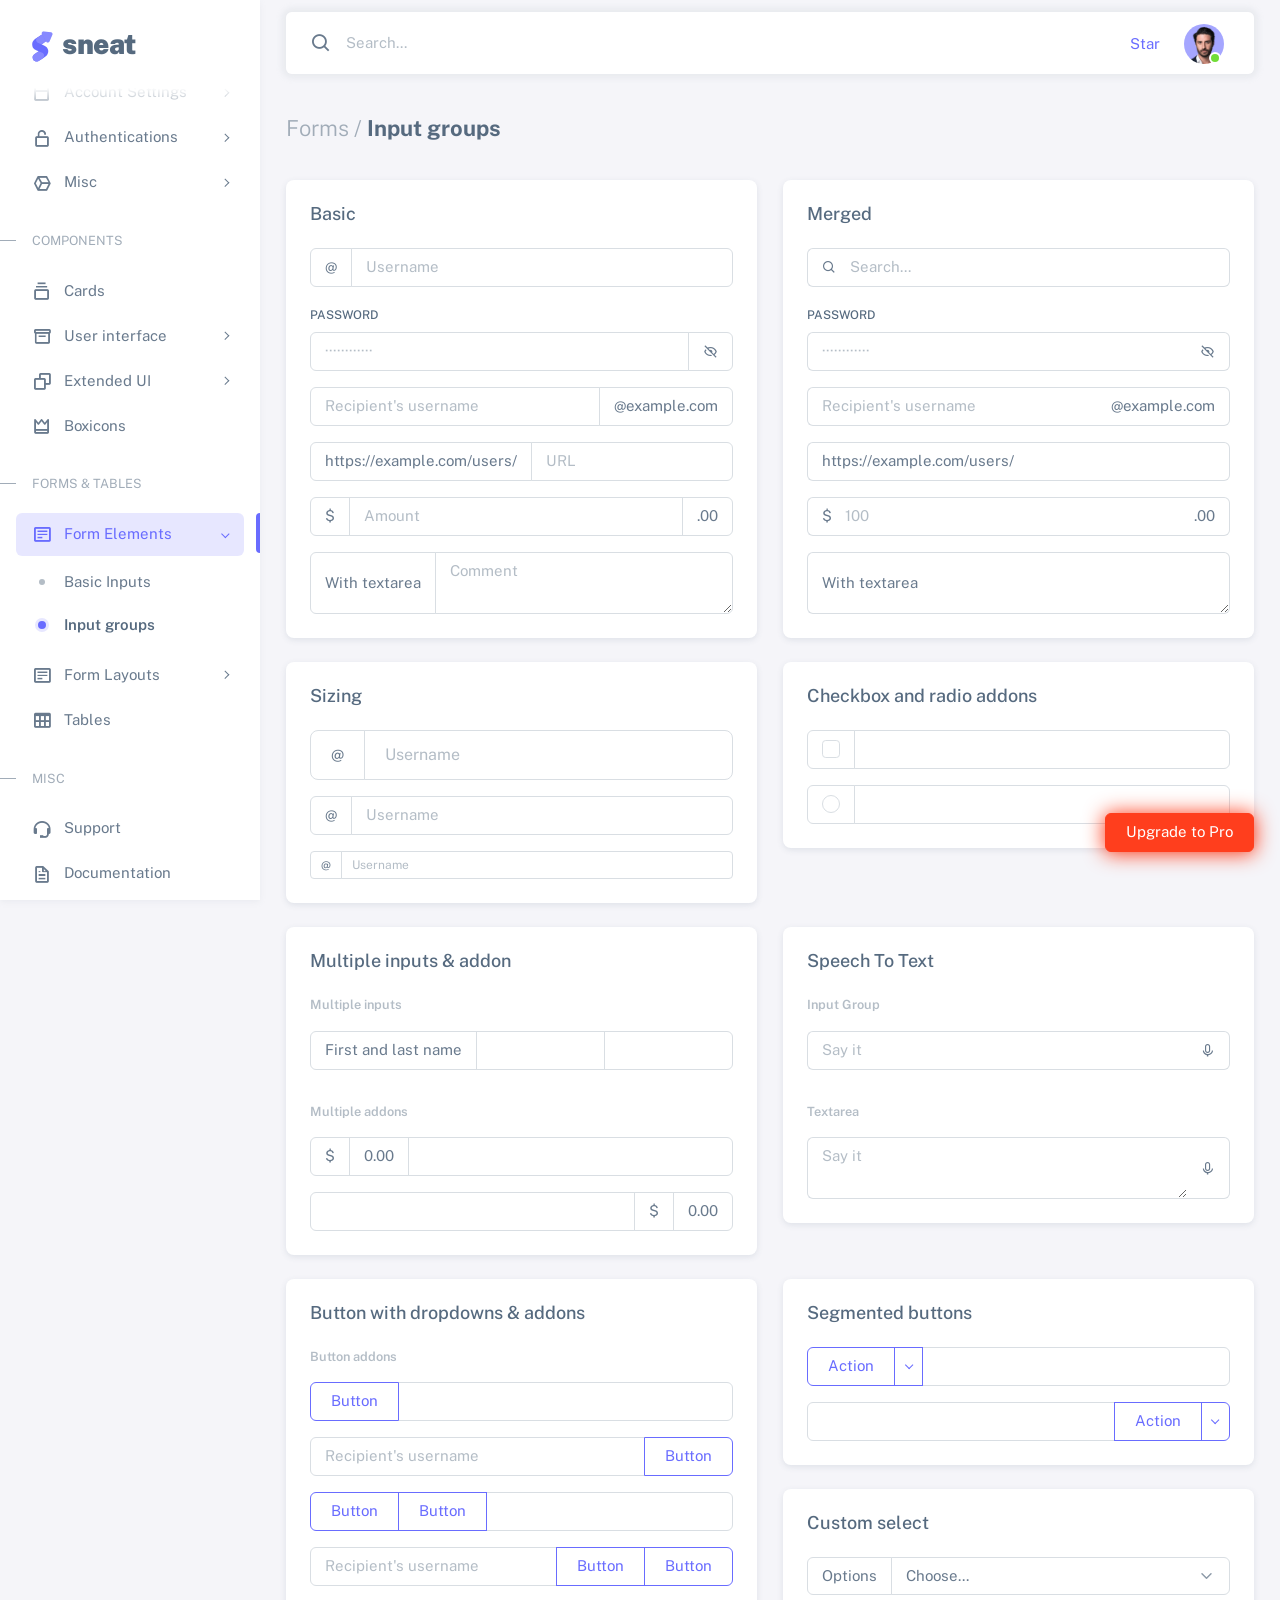
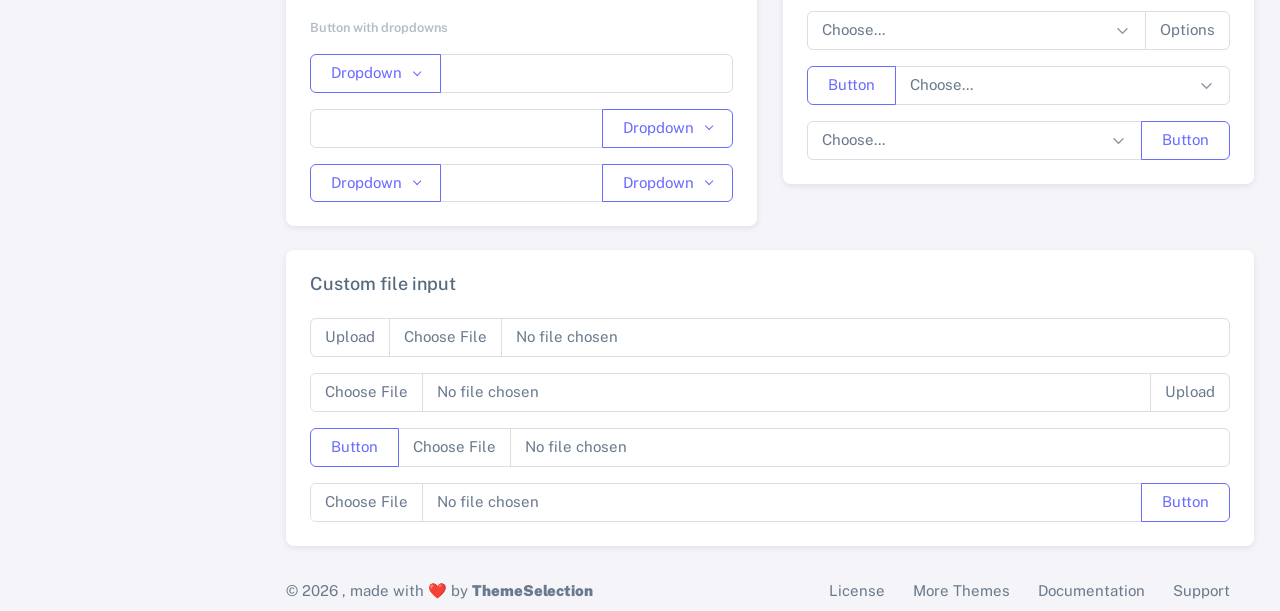
<file: Backend/html/forms-input-groups.html>
<!DOCTYPE html>

<!-- =========================================================
* Sneat - Bootstrap 5 HTML Admin Template - Pro | v1.0.0
==============================================================

* Product Page: https://themeselection.com/products/sneat-bootstrap-html-admin-template/
* Created by: ThemeSelection
* License: You must have a valid license purchased in order to legally use the theme for your project.
* Copyright ThemeSelection (https://themeselection.com)

=========================================================
 -->
<!-- beautify ignore:start -->
<html
  lang="en"
  class="light-style layout-menu-fixed"
  dir="ltr"
  data-theme="theme-default"
  data-assets-path="../assets/"
  data-template="vertical-menu-template-free"
>
  <head>
    <meta charset="utf-8" />
    <meta
      name="viewport"
      content="width=device-width, initial-scale=1.0, user-scalable=no, minimum-scale=1.0, maximum-scale=1.0"
    />

    <title>Input groups - Forms | Sneat - Bootstrap 5 HTML Admin Template - Pro</title>

    <meta name="description" content="" />

    <!-- Favicon -->
    <link rel="icon" type="image/x-icon" href="../assets/img/favicon/favicon.ico" />

    <!-- Fonts -->
    <link rel="preconnect" href="https://fonts.googleapis.com" />
    <link rel="preconnect" href="https://fonts.gstatic.com" crossorigin />
    <link
      href="https://fonts.googleapis.com/css2?family=Public+Sans:ital,wght@0,300;0,400;0,500;0,600;0,700;1,300;1,400;1,500;1,600;1,700&display=swap"
      rel="stylesheet"
    />

    <!-- Icons. Uncomment required icon fonts -->
    <link rel="stylesheet" href="../assets/vendor/fonts/boxicons.css" />

    <!-- Core CSS -->
    <link rel="stylesheet" href="../assets/vendor/css/core.css" class="template-customizer-core-css" />
    <link rel="stylesheet" href="../assets/vendor/css/theme-default.css" class="template-customizer-theme-css" />
    <link rel="stylesheet" href="../assets/css/demo.css" />

    <!-- Vendors CSS -->
    <link rel="stylesheet" href="../assets/vendor/libs/perfect-scrollbar/perfect-scrollbar.css" />

    <!-- Page CSS -->

    <!-- Helpers -->
    <script src="../assets/vendor/js/helpers.js"></script>

    <!--! Template customizer & Theme config files MUST be included after core stylesheets and helpers.js in the <head> section -->
    <!--? Config:  Mandatory theme config file contain global vars & default theme options, Set your preferred theme option in this file.  -->
    <script src="../assets/js/config.js"></script>
  </head>

  <body>
    <!-- Layout wrapper -->
    <div class="layout-wrapper layout-content-navbar">
      <div class="layout-container">
        <!-- Menu -->

        <aside id="layout-menu" class="layout-menu menu-vertical menu bg-menu-theme">
          <div class="app-brand demo">
            <a href="index.html" class="app-brand-link">
              <span class="app-brand-logo demo">
                <svg
                  width="25"
                  viewBox="0 0 25 42"
                  version="1.1"
                  xmlns="http://www.w3.org/2000/svg"
                  xmlns:xlink="http://www.w3.org/1999/xlink"
                >
                  <defs>
                    <path
                      d="M13.7918663,0.358365126 L3.39788168,7.44174259 C0.566865006,9.69408886 -0.379795268,12.4788597 0.557900856,15.7960551 C0.68998853,16.2305145 1.09562888,17.7872135 3.12357076,19.2293357 C3.8146334,19.7207684 5.32369333,20.3834223 7.65075054,21.2172976 L7.59773219,21.2525164 L2.63468769,24.5493413 C0.445452254,26.3002124 0.0884951797,28.5083815 1.56381646,31.1738486 C2.83770406,32.8170431 5.20850219,33.2640127 7.09180128,32.5391577 C8.347334,32.0559211 11.4559176,30.0011079 16.4175519,26.3747182 C18.0338572,24.4997857 18.6973423,22.4544883 18.4080071,20.2388261 C17.963753,17.5346866 16.1776345,15.5799961 13.0496516,14.3747546 L10.9194936,13.4715819 L18.6192054,7.984237 L13.7918663,0.358365126 Z"
                      id="path-1"
                    ></path>
                    <path
                      d="M5.47320593,6.00457225 C4.05321814,8.216144 4.36334763,10.0722806 6.40359441,11.5729822 C8.61520715,12.571656 10.0999176,13.2171421 10.8577257,13.5094407 L15.5088241,14.433041 L18.6192054,7.984237 C15.5364148,3.11535317 13.9273018,0.573395879 13.7918663,0.358365126 C13.5790555,0.511491653 10.8061687,2.3935607 5.47320593,6.00457225 Z"
                      id="path-3"
                    ></path>
                    <path
                      d="M7.50063644,21.2294429 L12.3234468,23.3159332 C14.1688022,24.7579751 14.397098,26.4880487 13.008334,28.506154 C11.6195701,30.5242593 10.3099883,31.790241 9.07958868,32.3040991 C5.78142938,33.4346997 4.13234973,34 4.13234973,34 C4.13234973,34 2.75489982,33.0538207 2.37032616e-14,31.1614621 C-0.55822714,27.8186216 -0.55822714,26.0572515 -4.05231404e-15,25.8773518 C0.83734071,25.6075023 2.77988457,22.8248993 3.3049379,22.52991 C3.65497346,22.3332504 5.05353963,21.8997614 7.50063644,21.2294429 Z"
                      id="path-4"
                    ></path>
                    <path
                      d="M20.6,7.13333333 L25.6,13.8 C26.2627417,14.6836556 26.0836556,15.9372583 25.2,16.6 C24.8538077,16.8596443 24.4327404,17 24,17 L14,17 C12.8954305,17 12,16.1045695 12,15 C12,14.5672596 12.1403557,14.1461923 12.4,13.8 L17.4,7.13333333 C18.0627417,6.24967773 19.3163444,6.07059163 20.2,6.73333333 C20.3516113,6.84704183 20.4862915,6.981722 20.6,7.13333333 Z"
                      id="path-5"
                    ></path>
                  </defs>
                  <g id="g-app-brand" stroke="none" stroke-width="1" fill="none" fill-rule="evenodd">
                    <g id="Brand-Logo" transform="translate(-27.000000, -15.000000)">
                      <g id="Icon" transform="translate(27.000000, 15.000000)">
                        <g id="Mask" transform="translate(0.000000, 8.000000)">
                          <mask id="mask-2" fill="white">
                            <use xlink:href="#path-1"></use>
                          </mask>
                          <use fill="#696cff" xlink:href="#path-1"></use>
                          <g id="Path-3" mask="url(#mask-2)">
                            <use fill="#696cff" xlink:href="#path-3"></use>
                            <use fill-opacity="0.2" fill="#FFFFFF" xlink:href="#path-3"></use>
                          </g>
                          <g id="Path-4" mask="url(#mask-2)">
                            <use fill="#696cff" xlink:href="#path-4"></use>
                            <use fill-opacity="0.2" fill="#FFFFFF" xlink:href="#path-4"></use>
                          </g>
                        </g>
                        <g
                          id="Triangle"
                          transform="translate(19.000000, 11.000000) rotate(-300.000000) translate(-19.000000, -11.000000) "
                        >
                          <use fill="#696cff" xlink:href="#path-5"></use>
                          <use fill-opacity="0.2" fill="#FFFFFF" xlink:href="#path-5"></use>
                        </g>
                      </g>
                    </g>
                  </g>
                </svg>
              </span>
              <span class="app-brand-text demo menu-text fw-bolder ms-2">Sneat</span>
            </a>

            <a href="javascript:void(0);" class="layout-menu-toggle menu-link text-large ms-auto d-block d-xl-none">
              <i class="bx bx-chevron-left bx-sm align-middle"></i>
            </a>
          </div>

          <div class="menu-inner-shadow"></div>

          <ul class="menu-inner py-1">
            <!-- Dashboard -->
            <li class="menu-item">
              <a href="index.html" class="menu-link">
                <i class="menu-icon tf-icons bx bx-home-circle"></i>
                <div data-i18n="Analytics">Dashboard</div>
              </a>
            </li>

            <!-- Layouts -->
            <li class="menu-item">
              <a href="javascript:void(0);" class="menu-link menu-toggle">
                <i class="menu-icon tf-icons bx bx-layout"></i>
                <div data-i18n="Layouts">Layouts</div>
              </a>

              <ul class="menu-sub">
                <li class="menu-item">
                  <a href="layouts-without-menu.html" class="menu-link">
                    <div data-i18n="Without menu">Without menu</div>
                  </a>
                </li>
                <li class="menu-item">
                  <a href="layouts-without-navbar.html" class="menu-link">
                    <div data-i18n="Without navbar">Without navbar</div>
                  </a>
                </li>
                <li class="menu-item">
                  <a href="layouts-container.html" class="menu-link">
                    <div data-i18n="Container">Container</div>
                  </a>
                </li>
                <li class="menu-item">
                  <a href="layouts-fluid.html" class="menu-link">
                    <div data-i18n="Fluid">Fluid</div>
                  </a>
                </li>
                <li class="menu-item">
                  <a href="layouts-blank.html" class="menu-link">
                    <div data-i18n="Blank">Blank</div>
                  </a>
                </li>
              </ul>
            </li>

            <li class="menu-header small text-uppercase">
              <span class="menu-header-text">Pages</span>
            </li>
            <li class="menu-item">
              <a href="javascript:void(0);" class="menu-link menu-toggle">
                <i class="menu-icon tf-icons bx bx-dock-top"></i>
                <div data-i18n="Account Settings">Account Settings</div>
              </a>
              <ul class="menu-sub">
                <li class="menu-item">
                  <a href="pages-account-settings-account.html" class="menu-link">
                    <div data-i18n="Account">Account</div>
                  </a>
                </li>
                <li class="menu-item">
                  <a href="pages-account-settings-notifications.html" class="menu-link">
                    <div data-i18n="Notifications">Notifications</div>
                  </a>
                </li>
                <li class="menu-item">
                  <a href="pages-account-settings-connections.html" class="menu-link">
                    <div data-i18n="Connections">Connections</div>
                  </a>
                </li>
              </ul>
            </li>
            <li class="menu-item">
              <a href="javascript:void(0);" class="menu-link menu-toggle">
                <i class="menu-icon tf-icons bx bx-lock-open-alt"></i>
                <div data-i18n="Authentications">Authentications</div>
              </a>
              <ul class="menu-sub">
                <li class="menu-item">
                  <a href="auth-login-basic.html" class="menu-link" target="_blank">
                    <div data-i18n="Basic">Login</div>
                  </a>
                </li>
                <li class="menu-item">
                  <a href="auth-register-basic.html" class="menu-link" target="_blank">
                    <div data-i18n="Basic">Register</div>
                  </a>
                </li>
                <li class="menu-item">
                  <a href="auth-forgot-password-basic.html" class="menu-link" target="_blank">
                    <div data-i18n="Basic">Forgot Password</div>
                  </a>
                </li>
              </ul>
            </li>
            <li class="menu-item">
              <a href="javascript:void(0);" class="menu-link menu-toggle">
                <i class="menu-icon tf-icons bx bx-cube-alt"></i>
                <div data-i18n="Misc">Misc</div>
              </a>
              <ul class="menu-sub">
                <li class="menu-item">
                  <a href="pages-misc-error.html" class="menu-link">
                    <div data-i18n="Error">Error</div>
                  </a>
                </li>
                <li class="menu-item">
                  <a href="pages-misc-under-maintenance.html" class="menu-link">
                    <div data-i18n="Under Maintenance">Under Maintenance</div>
                  </a>
                </li>
              </ul>
            </li>
            <!-- Components -->
            <li class="menu-header small text-uppercase"><span class="menu-header-text">Components</span></li>
            <!-- Cards -->
            <li class="menu-item">
              <a href="cards-basic.html" class="menu-link">
                <i class="menu-icon tf-icons bx bx-collection"></i>
                <div data-i18n="Basic">Cards</div>
              </a>
            </li>
            <!-- User interface -->
            <li class="menu-item">
              <a href="javascript:void(0)" class="menu-link menu-toggle">
                <i class="menu-icon tf-icons bx bx-box"></i>
                <div data-i18n="User interface">User interface</div>
              </a>
              <ul class="menu-sub">
                <li class="menu-item">
                  <a href="ui-accordion.html" class="menu-link">
                    <div data-i18n="Accordion">Accordion</div>
                  </a>
                </li>
                <li class="menu-item">
                  <a href="ui-alerts.html" class="menu-link">
                    <div data-i18n="Alerts">Alerts</div>
                  </a>
                </li>
                <li class="menu-item">
                  <a href="ui-badges.html" class="menu-link">
                    <div data-i18n="Badges">Badges</div>
                  </a>
                </li>
                <li class="menu-item">
                  <a href="ui-buttons.html" class="menu-link">
                    <div data-i18n="Buttons">Buttons</div>
                  </a>
                </li>
                <li class="menu-item">
                  <a href="ui-carousel.html" class="menu-link">
                    <div data-i18n="Carousel">Carousel</div>
                  </a>
                </li>
                <li class="menu-item">
                  <a href="ui-collapse.html" class="menu-link">
                    <div data-i18n="Collapse">Collapse</div>
                  </a>
                </li>
                <li class="menu-item">
                  <a href="ui-dropdowns.html" class="menu-link">
                    <div data-i18n="Dropdowns">Dropdowns</div>
                  </a>
                </li>
                <li class="menu-item">
                  <a href="ui-footer.html" class="menu-link">
                    <div data-i18n="Footer">Footer</div>
                  </a>
                </li>
                <li class="menu-item">
                  <a href="ui-list-groups.html" class="menu-link">
                    <div data-i18n="List Groups">List groups</div>
                  </a>
                </li>
                <li class="menu-item">
                  <a href="ui-modals.html" class="menu-link">
                    <div data-i18n="Modals">Modals</div>
                  </a>
                </li>
                <li class="menu-item">
                  <a href="ui-navbar.html" class="menu-link">
                    <div data-i18n="Navbar">Navbar</div>
                  </a>
                </li>
                <li class="menu-item">
                  <a href="ui-offcanvas.html" class="menu-link">
                    <div data-i18n="Offcanvas">Offcanvas</div>
                  </a>
                </li>
                <li class="menu-item">
                  <a href="ui-pagination-breadcrumbs.html" class="menu-link">
                    <div data-i18n="Pagination &amp; Breadcrumbs">Pagination &amp; Breadcrumbs</div>
                  </a>
                </li>
                <li class="menu-item">
                  <a href="ui-progress.html" class="menu-link">
                    <div data-i18n="Progress">Progress</div>
                  </a>
                </li>
                <li class="menu-item">
                  <a href="ui-spinners.html" class="menu-link">
                    <div data-i18n="Spinners">Spinners</div>
                  </a>
                </li>
                <li class="menu-item">
                  <a href="ui-tabs-pills.html" class="menu-link">
                    <div data-i18n="Tabs &amp; Pills">Tabs &amp; Pills</div>
                  </a>
                </li>
                <li class="menu-item">
                  <a href="ui-toasts.html" class="menu-link">
                    <div data-i18n="Toasts">Toasts</div>
                  </a>
                </li>
                <li class="menu-item">
                  <a href="ui-tooltips-popovers.html" class="menu-link">
                    <div data-i18n="Tooltips & Popovers">Tooltips &amp; popovers</div>
                  </a>
                </li>
                <li class="menu-item">
                  <a href="ui-typography.html" class="menu-link">
                    <div data-i18n="Typography">Typography</div>
                  </a>
                </li>
              </ul>
            </li>

            <!-- Extended components -->
            <li class="menu-item">
              <a href="javascript:void(0)" class="menu-link menu-toggle">
                <i class="menu-icon tf-icons bx bx-copy"></i>
                <div data-i18n="Extended UI">Extended UI</div>
              </a>
              <ul class="menu-sub">
                <li class="menu-item">
                  <a href="extended-ui-perfect-scrollbar.html" class="menu-link">
                    <div data-i18n="Perfect Scrollbar">Perfect scrollbar</div>
                  </a>
                </li>
                <li class="menu-item">
                  <a href="extended-ui-text-divider.html" class="menu-link">
                    <div data-i18n="Text Divider">Text Divider</div>
                  </a>
                </li>
              </ul>
            </li>

            <li class="menu-item">
              <a href="icons-boxicons.html" class="menu-link">
                <i class="menu-icon tf-icons bx bx-crown"></i>
                <div data-i18n="Boxicons">Boxicons</div>
              </a>
            </li>

            <!-- Forms & Tables -->
            <li class="menu-header small text-uppercase"><span class="menu-header-text">Forms &amp; Tables</span></li>
            <!-- Forms -->
            <li class="menu-item active open">
              <a href="javascript:void(0);" class="menu-link menu-toggle">
                <i class="menu-icon tf-icons bx bx-detail"></i>
                <div data-i18n="Form Elements">Form Elements</div>
              </a>
              <ul class="menu-sub">
                <li class="menu-item">
                  <a href="forms-basic-inputs.html" class="menu-link">
                    <div data-i18n="Basic Inputs">Basic Inputs</div>
                  </a>
                </li>
                <li class="menu-item active">
                  <a href="forms-input-groups.html" class="menu-link">
                    <div data-i18n="Input groups">Input groups</div>
                  </a>
                </li>
              </ul>
            </li>
            <li class="menu-item">
              <a href="javascript:void(0);" class="menu-link menu-toggle">
                <i class="menu-icon tf-icons bx bx-detail"></i>
                <div data-i18n="Form Layouts">Form Layouts</div>
              </a>
              <ul class="menu-sub">
                <li class="menu-item">
                  <a href="form-layouts-vertical.html" class="menu-link">
                    <div data-i18n="Vertical Form">Vertical Form</div>
                  </a>
                </li>
                <li class="menu-item">
                  <a href="form-layouts-horizontal.html" class="menu-link">
                    <div data-i18n="Horizontal Form">Horizontal Form</div>
                  </a>
                </li>
              </ul>
            </li>
            <!-- Tables -->
            <li class="menu-item">
              <a href="tables-basic.html" class="menu-link">
                <i class="menu-icon tf-icons bx bx-table"></i>
                <div data-i18n="Tables">Tables</div>
              </a>
            </li>
            <!-- Misc -->
            <li class="menu-header small text-uppercase"><span class="menu-header-text">Misc</span></li>
            <li class="menu-item">
              <a
                href="https://github.com/themeselection/sneat-html-admin-template-free/issues"
                target="_blank"
                class="menu-link"
              >
                <i class="menu-icon tf-icons bx bx-support"></i>
                <div data-i18n="Support">Support</div>
              </a>
            </li>
            <li class="menu-item">
              <a
                href="https://themeselection.com/demo/sneat-bootstrap-html-admin-template/documentation/"
                target="_blank"
                class="menu-link"
              >
                <i class="menu-icon tf-icons bx bx-file"></i>
                <div data-i18n="Documentation">Documentation</div>
              </a>
            </li>
          </ul>
        </aside>
        <!-- / Menu -->

        <!-- Layout container -->
        <div class="layout-page">
          <!-- Navbar -->

          <nav
            class="layout-navbar container-xxl navbar navbar-expand-xl navbar-detached align-items-center bg-navbar-theme"
            id="layout-navbar"
          >
            <div class="layout-menu-toggle navbar-nav align-items-xl-center me-3 me-xl-0 d-xl-none">
              <a class="nav-item nav-link px-0 me-xl-4" href="javascript:void(0)">
                <i class="bx bx-menu bx-sm"></i>
              </a>
            </div>

            <div class="navbar-nav-right d-flex align-items-center" id="navbar-collapse">
              <!-- Search -->
              <div class="navbar-nav align-items-center">
                <div class="nav-item d-flex align-items-center">
                  <i class="bx bx-search fs-4 lh-0"></i>
                  <input
                    type="text"
                    class="form-control border-0 shadow-none"
                    placeholder="Search..."
                    aria-label="Search..."
                  />
                </div>
              </div>
              <!-- /Search -->

              <ul class="navbar-nav flex-row align-items-center ms-auto">
                <!-- Place this tag where you want the button to render. -->
                <li class="nav-item lh-1 me-3">
                  <a
                    class="github-button"
                    href="https://github.com/themeselection/sneat-html-admin-template-free"
                    data-icon="octicon-star"
                    data-size="large"
                    data-show-count="true"
                    aria-label="Star themeselection/sneat-html-admin-template-free on GitHub"
                    >Star</a
                  >
                </li>

                <!-- User -->
                <li class="nav-item navbar-dropdown dropdown-user dropdown">
                  <a class="nav-link dropdown-toggle hide-arrow" href="javascript:void(0);" data-bs-toggle="dropdown">
                    <div class="avatar avatar-online">
                      <img src="../assets/img/avatars/1.png" alt class="w-px-40 h-auto rounded-circle" />
                    </div>
                  </a>
                  <ul class="dropdown-menu dropdown-menu-end">
                    <li>
                      <a class="dropdown-item" href="#">
                        <div class="d-flex">
                          <div class="flex-shrink-0 me-3">
                            <div class="avatar avatar-online">
                              <img src="../assets/img/avatars/1.png" alt class="w-px-40 h-auto rounded-circle" />
                            </div>
                          </div>
                          <div class="flex-grow-1">
                            <span class="fw-semibold d-block">John Doe</span>
                            <small class="text-muted">Admin</small>
                          </div>
                        </div>
                      </a>
                    </li>
                    <li>
                      <div class="dropdown-divider"></div>
                    </li>
                    <li>
                      <a class="dropdown-item" href="#">
                        <i class="bx bx-user me-2"></i>
                        <span class="align-middle">My Profile</span>
                      </a>
                    </li>
                    <li>
                      <a class="dropdown-item" href="#">
                        <i class="bx bx-cog me-2"></i>
                        <span class="align-middle">Settings</span>
                      </a>
                    </li>
                    <li>
                      <a class="dropdown-item" href="#">
                        <span class="d-flex align-items-center align-middle">
                          <i class="flex-shrink-0 bx bx-credit-card me-2"></i>
                          <span class="flex-grow-1 align-middle">Billing</span>
                          <span class="flex-shrink-0 badge badge-center rounded-pill bg-danger w-px-20 h-px-20">4</span>
                        </span>
                      </a>
                    </li>
                    <li>
                      <div class="dropdown-divider"></div>
                    </li>
                    <li>
                      <a class="dropdown-item" href="auth-login-basic.html">
                        <i class="bx bx-power-off me-2"></i>
                        <span class="align-middle">Log Out</span>
                      </a>
                    </li>
                  </ul>
                </li>
                <!--/ User -->
              </ul>
            </div>
          </nav>

          <!-- / Navbar -->

          <!-- Content wrapper -->
          <div class="content-wrapper">
            <!-- Content -->

            <div class="container-xxl flex-grow-1 container-p-y">
              <h4 class="fw-bold py-3 mb-4"><span class="text-muted fw-light">Forms /</span> Input groups</h4>

              <div class="row">
                <!-- Basic -->
                <div class="col-md-6">
                  <div class="card mb-4">
                    <h5 class="card-header">Basic</h5>
                    <div class="card-body demo-vertical-spacing demo-only-element">
                      <div class="input-group">
                        <span class="input-group-text" id="basic-addon11">@</span>
                        <input
                          type="text"
                          class="form-control"
                          placeholder="Username"
                          aria-label="Username"
                          aria-describedby="basic-addon11"
                        />
                      </div>

                      <div class="form-password-toggle">
                        <label class="form-label" for="basic-default-password12">Password</label>
                        <div class="input-group">
                          <input
                            type="password"
                            class="form-control"
                            id="basic-default-password12"
                            placeholder="&#xb7;&#xb7;&#xb7;&#xb7;&#xb7;&#xb7;&#xb7;&#xb7;&#xb7;&#xb7;&#xb7;&#xb7;"
                            aria-describedby="basic-default-password2"
                          />
                          <span id="basic-default-password2" class="input-group-text cursor-pointer"
                            ><i class="bx bx-hide"></i
                          ></span>
                        </div>
                      </div>

                      <div class="input-group">
                        <input
                          type="text"
                          class="form-control"
                          placeholder="Recipient's username"
                          aria-label="Recipient's username"
                          aria-describedby="basic-addon13"
                        />
                        <span class="input-group-text" id="basic-addon13">@example.com</span>
                      </div>

                      <div class="input-group">
                        <span class="input-group-text" id="basic-addon14">https://example.com/users/</span>
                        <input
                          type="text"
                          class="form-control"
                          placeholder="URL"
                          id="basic-url1"
                          aria-describedby="basic-addon14"
                        />
                      </div>

                      <div class="input-group">
                        <span class="input-group-text">$</span>
                        <input
                          type="text"
                          class="form-control"
                          placeholder="Amount"
                          aria-label="Amount (to the nearest dollar)"
                        />
                        <span class="input-group-text">.00</span>
                      </div>

                      <div class="input-group">
                        <span class="input-group-text">With textarea</span>
                        <textarea class="form-control" aria-label="With textarea" placeholder="Comment"></textarea>
                      </div>
                    </div>
                  </div>
                </div>

                <!-- Merged -->
                <div class="col-md-6">
                  <div class="card mb-4">
                    <h5 class="card-header">Merged</h5>
                    <div class="card-body demo-vertical-spacing demo-only-element">
                      <div class="input-group input-group-merge">
                        <span class="input-group-text" id="basic-addon-search31"><i class="bx bx-search"></i></span>
                        <input
                          type="text"
                          class="form-control"
                          placeholder="Search..."
                          aria-label="Search..."
                          aria-describedby="basic-addon-search31"
                        />
                      </div>

                      <div class="form-password-toggle">
                        <label class="form-label" for="basic-default-password32">Password</label>
                        <div class="input-group input-group-merge">
                          <input
                            type="password"
                            class="form-control"
                            id="basic-default-password32"
                            placeholder="&#xb7;&#xb7;&#xb7;&#xb7;&#xb7;&#xb7;&#xb7;&#xb7;&#xb7;&#xb7;&#xb7;&#xb7;"
                            aria-describedby="basic-default-password"
                          />
                          <span class="input-group-text cursor-pointer" id="basic-default-password"
                            ><i class="bx bx-hide"></i
                          ></span>
                        </div>
                      </div>

                      <div class="input-group input-group-merge">
                        <input
                          type="text"
                          class="form-control"
                          placeholder="Recipient's username"
                          aria-label="Recipient's username"
                          aria-describedby="basic-addon33"
                        />
                        <span class="input-group-text" id="basic-addon33">@example.com</span>
                      </div>

                      <div class="input-group input-group-merge">
                        <span class="input-group-text" id="basic-addon34">https://example.com/users/</span>
                        <input type="text" class="form-control" id="basic-url3" aria-describedby="basic-addon34" />
                      </div>

                      <div class="input-group input-group-merge">
                        <span class="input-group-text">$</span>
                        <input
                          type="text"
                          class="form-control"
                          placeholder="100"
                          aria-label="Amount (to the nearest dollar)"
                        />
                        <span class="input-group-text">.00</span>
                      </div>

                      <div class="input-group input-group-merge">
                        <span class="input-group-text">With textarea</span>
                        <textarea class="form-control" aria-label="With textarea"></textarea>
                      </div>
                    </div>
                  </div>
                </div>

                <!-- Sizing -->
                <div class="col-md-6">
                  <div class="card mb-4">
                    <h5 class="card-header">Sizing</h5>
                    <div class="card-body demo-vertical-spacing demo-only-element">
                      <div class="input-group input-group-lg">
                        <span class="input-group-text">@</span>
                        <input type="text" class="form-control" placeholder="Username" />
                      </div>

                      <div class="input-group">
                        <span class="input-group-text">@</span>
                        <input type="text" class="form-control" placeholder="Username" />
                      </div>

                      <div class="input-group input-group-sm">
                        <span class="input-group-text">@</span>
                        <input type="text" class="form-control" placeholder="Username" />
                      </div>
                    </div>
                  </div>
                </div>
                <!-- Checkbox and radio addons -->
                <div class="col-md-6">
                  <div class="card mb-4">
                    <h5 class="card-header">Checkbox and radio addons</h5>
                    <div class="card-body demo-vertical-spacing demo-only-element">
                      <div class="input-group">
                        <div class="input-group-text">
                          <input
                            class="form-check-input mt-0"
                            type="checkbox"
                            value=""
                            aria-label="Checkbox for following text input"
                          />
                        </div>
                        <input type="text" class="form-control" aria-label="Text input with checkbox" />
                      </div>

                      <div class="input-group">
                        <div class="input-group-text">
                          <input
                            class="form-check-input mt-0"
                            type="radio"
                            value=""
                            aria-label="Radio button for following text input"
                          />
                        </div>
                        <input type="text" class="form-control" aria-label="Text input with radio button" />
                      </div>
                    </div>
                  </div>
                </div>
              </div>

              <div class="row">
                <!-- Multiple inputs & addon -->
                <div class="col-md-6">
                  <div class="card mb-4">
                    <h5 class="card-header">Multiple inputs & addon</h5>

                    <div class="card-body demo-vertical-spacing demo-only-element">
                      <small class="text-light fw-semibold d-block">Multiple inputs</small>
                      <div class="input-group">
                        <span class="input-group-text">First and last name</span>
                        <input type="text" aria-label="First name" class="form-control" />
                        <input type="text" aria-label="Last name" class="form-control" />
                      </div>

                      <small class="text-light fw-semibold d-block pt-3">Multiple addons</small>
                      <div class="input-group">
                        <span class="input-group-text">$</span>
                        <span class="input-group-text">0.00</span>
                        <input
                          type="text"
                          class="form-control"
                          aria-label="Dollar amount (with dot and two decimal places)"
                        />
                      </div>

                      <div class="input-group">
                        <input
                          type="text"
                          class="form-control"
                          aria-label="Dollar amount (with dot and two decimal places)"
                        />
                        <span class="input-group-text">$</span>
                        <span class="input-group-text">0.00</span>
                      </div>
                    </div>
                  </div>
                </div>
                <!-- Speech To Text -->
                <div class="col-md-6">
                  <div class="card mb-4">
                    <h5 class="card-header">Speech To Text</h5>
                    <div class="card-body demo-vertical-spacing demo-only-element">
                      <small class="text-light fw-semibold d-block">Input Group</small>

                      <div class="input-group input-group-merge speech-to-text">
                        <input
                          type="text"
                          class="form-control"
                          placeholder="Say it"
                          aria-describedby="text-to-speech-addon"
                        />
                        <span class="input-group-text" id="text-to-speech-addon">
                          <i class="bx bx-microphone cursor-pointer text-to-speech-toggle"></i>
                        </span>
                      </div>

                      <small class="text-light fw-semibold d-block pt-3">Textarea</small>

                      <div class="input-group input-group-merge speech-to-text">
                        <textarea class="form-control" placeholder="Say it" rows="2"></textarea>
                        <span class="input-group-text">
                          <i class="bx bx-microphone cursor-pointer text-to-speech-toggle"></i>
                        </span>
                      </div>
                    </div>
                  </div>
                </div>
              </div>

              <!-- Button with dropdowns & addons -->
              <div class="row">
                <div class="col-md-6">
                  <div class="card mb-4">
                    <h5 class="card-header">Button with dropdowns & addons</h5>
                    <div class="card-body demo-vertical-spacing demo-only-element">
                      <small class="text-light fw-semibold d-block">Button addons</small>
                      <div class="input-group">
                        <button class="btn btn-outline-primary" type="button" id="button-addon1">Button</button>
                        <input
                          type="text"
                          class="form-control"
                          placeholder=""
                          aria-label="Example text with button addon"
                          aria-describedby="button-addon1"
                        />
                      </div>

                      <div class="input-group">
                        <input
                          type="text"
                          class="form-control"
                          placeholder="Recipient's username"
                          aria-label="Recipient's username"
                          aria-describedby="button-addon2"
                        />
                        <button class="btn btn-outline-primary" type="button" id="button-addon2">Button</button>
                      </div>

                      <div class="input-group">
                        <button class="btn btn-outline-primary" type="button">Button</button>
                        <button class="btn btn-outline-primary" type="button">Button</button>
                        <input
                          type="text"
                          class="form-control"
                          placeholder=""
                          aria-label="Example text with two button addons"
                        />
                      </div>

                      <div class="input-group">
                        <input
                          type="text"
                          class="form-control"
                          placeholder="Recipient's username"
                          aria-label="Recipient's username with two button addons"
                        />
                        <button class="btn btn-outline-primary" type="button">Button</button>
                        <button class="btn btn-outline-primary" type="button">Button</button>
                      </div>

                      <small class="text-light fw-semibold d-block pt-3">Button with dropdowns</small>
                      <div class="input-group">
                        <button
                          class="btn btn-outline-primary dropdown-toggle"
                          type="button"
                          data-bs-toggle="dropdown"
                          aria-expanded="false"
                        >
                          Dropdown
                        </button>
                        <ul class="dropdown-menu">
                          <li><a class="dropdown-item" href="javascript:void(0);">Action</a></li>
                          <li><a class="dropdown-item" href="javascript:void(0);">Another action</a></li>
                          <li><a class="dropdown-item" href="javascript:void(0);">Something else here</a></li>
                          <li>
                            <hr class="dropdown-divider" />
                          </li>
                          <li><a class="dropdown-item" href="javascript:void(0);">Separated link</a></li>
                        </ul>
                        <input type="text" class="form-control" aria-label="Text input with dropdown button" />
                      </div>

                      <div class="input-group">
                        <input type="text" class="form-control" aria-label="Text input with dropdown button" />
                        <button
                          class="btn btn-outline-primary dropdown-toggle"
                          type="button"
                          data-bs-toggle="dropdown"
                          aria-expanded="false"
                        >
                          Dropdown
                        </button>
                        <ul class="dropdown-menu dropdown-menu-end">
                          <li><a class="dropdown-item" href="javascript:void(0);">Action</a></li>
                          <li><a class="dropdown-item" href="javascript:void(0);">Another action</a></li>
                          <li><a class="dropdown-item" href="javascript:void(0);">Something else here</a></li>
                          <li>
                            <hr class="dropdown-divider" />
                          </li>
                          <li><a class="dropdown-item" href="javascript:void(0);">Separated link</a></li>
                        </ul>
                      </div>

                      <div class="input-group">
                        <button
                          class="btn btn-outline-primary dropdown-toggle"
                          type="button"
                          data-bs-toggle="dropdown"
                          aria-expanded="false"
                        >
                          Dropdown
                        </button>
                        <ul class="dropdown-menu">
                          <li><a class="dropdown-item" href="javascript:void(0);">Action before</a></li>
                          <li><a class="dropdown-item" href="javascript:void(0);">Another action before</a></li>
                          <li><a class="dropdown-item" href="javascript:void(0);">Something else here</a></li>
                          <li>
                            <hr class="dropdown-divider" />
                          </li>
                          <li><a class="dropdown-item" href="javascript:void(0);">Separated link</a></li>
                        </ul>
                        <input type="text" class="form-control" aria-label="Text input with 2 dropdown buttons" />
                        <button
                          class="btn btn-outline-primary dropdown-toggle"
                          type="button"
                          data-bs-toggle="dropdown"
                          aria-expanded="false"
                        >
                          Dropdown
                        </button>
                        <ul class="dropdown-menu dropdown-menu-end">
                          <li><a class="dropdown-item" href="javascript:void(0);">Action</a></li>
                          <li><a class="dropdown-item" href="javascript:void(0);">Another action</a></li>
                          <li><a class="dropdown-item" href="javascript:void(0);">Something else here</a></li>
                          <li>
                            <hr class="dropdown-divider" />
                          </li>
                          <li><a class="dropdown-item" href="javascript:void(0);">Separated link</a></li>
                        </ul>
                      </div>
                    </div>
                  </div>
                </div>

                <div class="col-md-6">
                  <!-- Segmented buttons -->
                  <div class="row">
                    <div class="col-12">
                      <div class="card mb-4">
                        <h5 class="card-header">Segmented buttons</h5>
                        <div class="card-body demo-vertical-spacing demo-only-element">
                          <div class="input-group">
                            <button type="button" class="btn btn-outline-primary">Action</button>
                            <button
                              type="button"
                              class="btn btn-outline-primary dropdown-toggle dropdown-toggle-split"
                              data-bs-toggle="dropdown"
                              aria-expanded="false"
                            >
                              <span class="visually-hidden">Toggle Dropdown</span>
                            </button>
                            <ul class="dropdown-menu">
                              <li><a class="dropdown-item" href="javascript:void(0);">Action</a></li>
                              <li><a class="dropdown-item" href="javascript:void(0);">Another action</a></li>
                              <li><a class="dropdown-item" href="javascript:void(0);">Something else here</a></li>
                              <li>
                                <hr class="dropdown-divider" />
                              </li>
                              <li><a class="dropdown-item" href="javascript:void(0);">Separated link</a></li>
                            </ul>
                            <input
                              type="text"
                              class="form-control"
                              aria-label="Text input with segmented dropdown button"
                            />
                          </div>

                          <div class="input-group">
                            <input
                              type="text"
                              class="form-control"
                              aria-label="Text input with segmented dropdown button"
                            />
                            <button type="button" class="btn btn-outline-primary">Action</button>
                            <button
                              type="button"
                              class="btn btn-outline-primary dropdown-toggle dropdown-toggle-split"
                              data-bs-toggle="dropdown"
                              aria-expanded="false"
                            >
                              <span class="visually-hidden">Toggle Dropdown</span>
                            </button>
                            <ul class="dropdown-menu dropdown-menu-end">
                              <li><a class="dropdown-item" href="javascript:void(0);">Action</a></li>
                              <li><a class="dropdown-item" href="javascript:void(0);">Another action</a></li>
                              <li><a class="dropdown-item" href="javascript:void(0);">Something else here</a></li>
                              <li>
                                <hr class="dropdown-divider" />
                              </li>
                              <li><a class="dropdown-item" href="javascript:void(0);">Separated link</a></li>
                            </ul>
                          </div>
                        </div>
                      </div>
                    </div>
                  </div>

                  <!-- Custom select -->
                  <div class="row">
                    <div class="col-12">
                      <div class="card mb-4">
                        <h5 class="card-header">Custom select</h5>
                        <div class="card-body demo-vertical-spacing demo-only-element">
                          <div class="input-group">
                            <label class="input-group-text" for="inputGroupSelect01">Options</label>
                            <select class="form-select" id="inputGroupSelect01">
                              <option selected>Choose...</option>
                              <option value="1">One</option>
                              <option value="2">Two</option>
                              <option value="3">Three</option>
                            </select>
                          </div>

                          <div class="input-group">
                            <select class="form-select" id="inputGroupSelect02">
                              <option selected>Choose...</option>
                              <option value="1">One</option>
                              <option value="2">Two</option>
                              <option value="3">Three</option>
                            </select>
                            <label class="input-group-text" for="inputGroupSelect02">Options</label>
                          </div>

                          <div class="input-group">
                            <button class="btn btn-outline-primary" type="button">Button</button>
                            <select
                              class="form-select"
                              id="inputGroupSelect03"
                              aria-label="Example select with button addon"
                            >
                              <option selected>Choose...</option>
                              <option value="1">One</option>
                              <option value="2">Two</option>
                              <option value="3">Three</option>
                            </select>
                          </div>

                          <div class="input-group">
                            <select
                              class="form-select"
                              id="inputGroupSelect04"
                              aria-label="Example select with button addon"
                            >
                              <option selected>Choose...</option>
                              <option value="1">One</option>
                              <option value="2">Two</option>
                              <option value="3">Three</option>
                            </select>
                            <button class="btn btn-outline-primary" type="button">Button</button>
                          </div>
                        </div>
                      </div>
                    </div>
                  </div>
                </div>
              </div>

              <!-- Custom file input -->
              <div class="row">
                <div class="col-12">
                  <div class="card">
                    <h5 class="card-header">Custom file input</h5>
                    <div class="card-body demo-vertical-spacing demo-only-element">
                      <div class="input-group">
                        <label class="input-group-text" for="inputGroupFile01">Upload</label>
                        <input type="file" class="form-control" id="inputGroupFile01" />
                      </div>

                      <div class="input-group">
                        <input type="file" class="form-control" id="inputGroupFile02" />
                        <label class="input-group-text" for="inputGroupFile02">Upload</label>
                      </div>

                      <div class="input-group">
                        <button class="btn btn-outline-primary" type="button" id="inputGroupFileAddon03">Button</button>
                        <input
                          type="file"
                          class="form-control"
                          id="inputGroupFile03"
                          aria-describedby="inputGroupFileAddon03"
                          aria-label="Upload"
                        />
                      </div>

                      <div class="input-group">
                        <input
                          type="file"
                          class="form-control"
                          id="inputGroupFile04"
                          aria-describedby="inputGroupFileAddon04"
                          aria-label="Upload"
                        />
                        <button class="btn btn-outline-primary" type="button" id="inputGroupFileAddon04">Button</button>
                      </div>
                    </div>
                  </div>
                </div>
              </div>
            </div>
            <!-- / Content -->

            <!-- Footer -->
            <footer class="content-footer footer bg-footer-theme">
              <div class="container-xxl d-flex flex-wrap justify-content-between py-2 flex-md-row flex-column">
                <div class="mb-2 mb-md-0">
                  ©
                  <script>
                    document.write(new Date().getFullYear());
                  </script>
                  , made with ❤️ by
                  <a href="https://themeselection.com" target="_blank" class="footer-link fw-bolder">ThemeSelection</a>
                </div>
                <div>
                  <a href="https://themeselection.com/license/" class="footer-link me-4" target="_blank">License</a>
                  <a href="https://themeselection.com/" target="_blank" class="footer-link me-4">More Themes</a>

                  <a
                    href="https://themeselection.com/demo/sneat-bootstrap-html-admin-template/documentation/"
                    target="_blank"
                    class="footer-link me-4"
                    >Documentation</a
                  >

                  <a
                    href="https://github.com/themeselection/sneat-html-admin-template-free/issues"
                    target="_blank"
                    class="footer-link me-4"
                    >Support</a
                  >
                </div>
              </div>
            </footer>
            <!-- / Footer -->

            <div class="content-backdrop fade"></div>
          </div>
          <!-- Content wrapper -->
        </div>
        <!-- / Layout page -->
      </div>

      <!-- Overlay -->
      <div class="layout-overlay layout-menu-toggle"></div>
    </div>
    <!-- / Layout wrapper -->

    <div class="buy-now">
      <a
        href="https://themeselection.com/products/sneat-bootstrap-html-admin-template/"
        target="_blank"
        class="btn btn-danger btn-buy-now"
        >Upgrade to Pro</a
      >
    </div>

    <!-- Core JS -->
    <!-- build:js assets/vendor/js/core.js -->
    <script src="../assets/vendor/libs/jquery/jquery.js"></script>
    <script src="../assets/vendor/libs/popper/popper.js"></script>
    <script src="../assets/vendor/js/bootstrap.js"></script>
    <script src="../assets/vendor/libs/perfect-scrollbar/perfect-scrollbar.js"></script>

    <script src="../assets/vendor/js/menu.js"></script>
    <!-- endbuild -->

    <!-- Vendors JS -->

    <!-- Main JS -->
    <script src="../assets/js/main.js"></script>

    <!-- Page JS -->

    <!-- Place this tag in your head or just before your close body tag. -->
    <script async defer src="https://buttons.github.io/buttons.js"></script>
  </body>
</html>
</file>
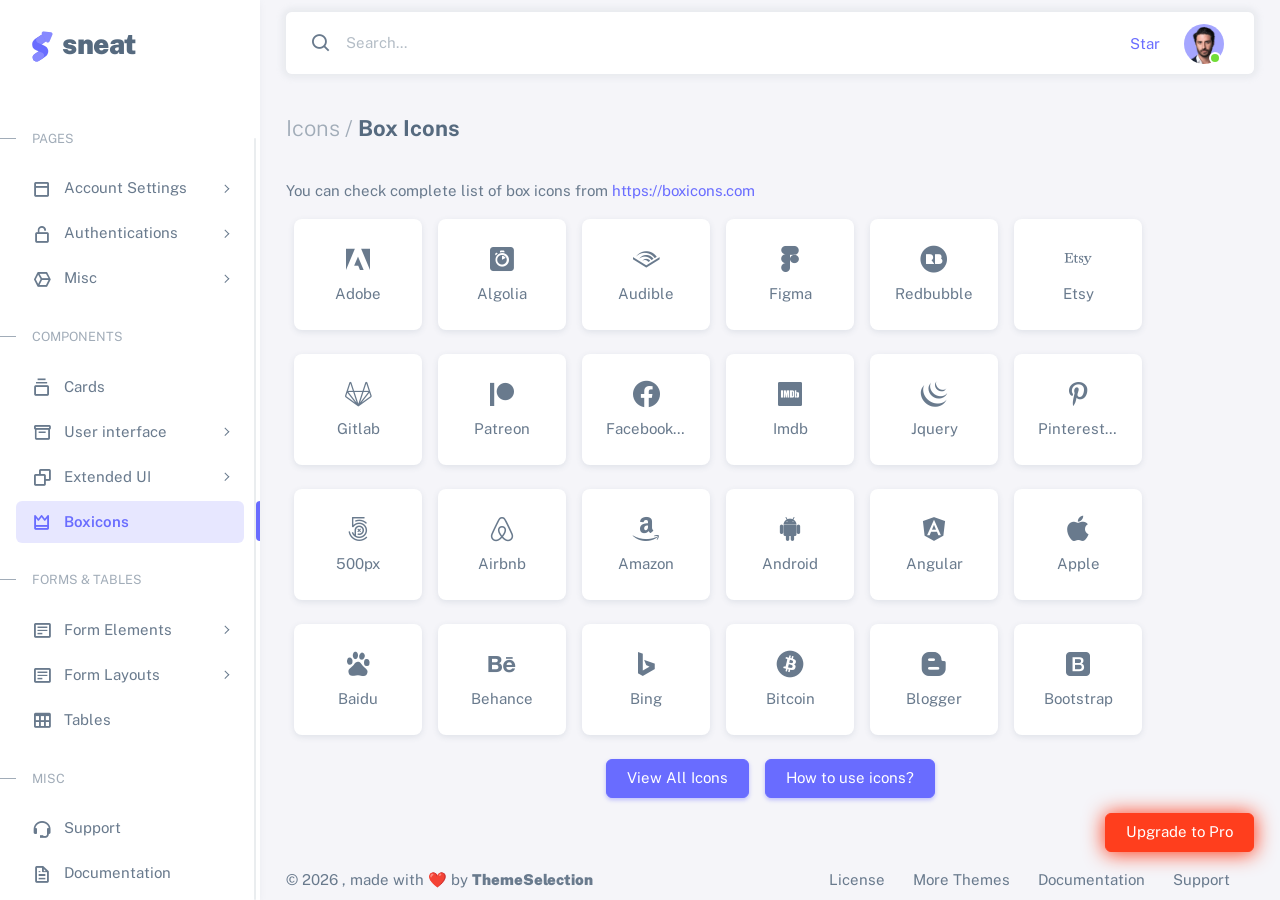
<file: Backend/html/icons-boxicons.html>
<!DOCTYPE html>

<!-- =========================================================
* Sneat - Bootstrap 5 HTML Admin Template - Pro | v1.0.0
==============================================================

* Product Page: https://themeselection.com/products/sneat-bootstrap-html-admin-template/
* Created by: ThemeSelection
* License: You must have a valid license purchased in order to legally use the theme for your project.
* Copyright ThemeSelection (https://themeselection.com)

=========================================================
 -->
<!-- beautify ignore:start -->
<html
  lang="en"
  class="light-style layout-menu-fixed"
  dir="ltr"
  data-theme="theme-default"
  data-assets-path="../assets/"
  data-template="vertical-menu-template-free"
>
  <head>
    <meta charset="utf-8" />
    <meta
      name="viewport"
      content="width=device-width, initial-scale=1.0, user-scalable=no, minimum-scale=1.0, maximum-scale=1.0"
    />

    <title>Boxicons - Icons | Sneat - Bootstrap 5 HTML Admin Template - Pro</title>

    <meta name="description" content="" />

    <!-- Favicon -->
    <link rel="icon" type="image/x-icon" href="../assets/img/favicon/favicon.ico" />

    <!-- Fonts -->
    <link rel="preconnect" href="https://fonts.googleapis.com" />
    <link rel="preconnect" href="https://fonts.gstatic.com" crossorigin />
    <link
      href="https://fonts.googleapis.com/css2?family=Public+Sans:ital,wght@0,300;0,400;0,500;0,600;0,700;1,300;1,400;1,500;1,600;1,700&display=swap"
      rel="stylesheet"
    />

    <!-- Icons. Uncomment required icon fonts -->
    <link rel="stylesheet" href="../assets/vendor/fonts/boxicons.css" />

    <!-- Core CSS -->
    <link rel="stylesheet" href="../assets/vendor/css/core.css" class="template-customizer-core-css" />
    <link rel="stylesheet" href="../assets/vendor/css/theme-default.css" class="template-customizer-theme-css" />
    <link rel="stylesheet" href="../assets/css/demo.css" />

    <!-- Vendors CSS -->
    <link rel="stylesheet" href="../assets/vendor/libs/perfect-scrollbar/perfect-scrollbar.css" />

    <!-- Page CSS -->

    <link rel="stylesheet" href="../assets/vendor/css/pages/page-icons.css" />

    <!-- Helpers -->
    <script src="../assets/vendor/js/helpers.js"></script>

    <!--! Template customizer & Theme config files MUST be included after core stylesheets and helpers.js in the <head> section -->
    <!--? Config:  Mandatory theme config file contain global vars & default theme options, Set your preferred theme option in this file.  -->
    <script src="../assets/js/config.js"></script>
  </head>

  <body>
    <!-- Layout wrapper -->
    <div class="layout-wrapper layout-content-navbar">
      <div class="layout-container">
        <!-- Menu -->

        <aside id="layout-menu" class="layout-menu menu-vertical menu bg-menu-theme">
          <div class="app-brand demo">
            <a href="index.html" class="app-brand-link">
              <span class="app-brand-logo demo">
                <svg
                  width="25"
                  viewBox="0 0 25 42"
                  version="1.1"
                  xmlns="http://www.w3.org/2000/svg"
                  xmlns:xlink="http://www.w3.org/1999/xlink"
                >
                  <defs>
                    <path
                      d="M13.7918663,0.358365126 L3.39788168,7.44174259 C0.566865006,9.69408886 -0.379795268,12.4788597 0.557900856,15.7960551 C0.68998853,16.2305145 1.09562888,17.7872135 3.12357076,19.2293357 C3.8146334,19.7207684 5.32369333,20.3834223 7.65075054,21.2172976 L7.59773219,21.2525164 L2.63468769,24.5493413 C0.445452254,26.3002124 0.0884951797,28.5083815 1.56381646,31.1738486 C2.83770406,32.8170431 5.20850219,33.2640127 7.09180128,32.5391577 C8.347334,32.0559211 11.4559176,30.0011079 16.4175519,26.3747182 C18.0338572,24.4997857 18.6973423,22.4544883 18.4080071,20.2388261 C17.963753,17.5346866 16.1776345,15.5799961 13.0496516,14.3747546 L10.9194936,13.4715819 L18.6192054,7.984237 L13.7918663,0.358365126 Z"
                      id="path-1"
                    ></path>
                    <path
                      d="M5.47320593,6.00457225 C4.05321814,8.216144 4.36334763,10.0722806 6.40359441,11.5729822 C8.61520715,12.571656 10.0999176,13.2171421 10.8577257,13.5094407 L15.5088241,14.433041 L18.6192054,7.984237 C15.5364148,3.11535317 13.9273018,0.573395879 13.7918663,0.358365126 C13.5790555,0.511491653 10.8061687,2.3935607 5.47320593,6.00457225 Z"
                      id="path-3"
                    ></path>
                    <path
                      d="M7.50063644,21.2294429 L12.3234468,23.3159332 C14.1688022,24.7579751 14.397098,26.4880487 13.008334,28.506154 C11.6195701,30.5242593 10.3099883,31.790241 9.07958868,32.3040991 C5.78142938,33.4346997 4.13234973,34 4.13234973,34 C4.13234973,34 2.75489982,33.0538207 2.37032616e-14,31.1614621 C-0.55822714,27.8186216 -0.55822714,26.0572515 -4.05231404e-15,25.8773518 C0.83734071,25.6075023 2.77988457,22.8248993 3.3049379,22.52991 C3.65497346,22.3332504 5.05353963,21.8997614 7.50063644,21.2294429 Z"
                      id="path-4"
                    ></path>
                    <path
                      d="M20.6,7.13333333 L25.6,13.8 C26.2627417,14.6836556 26.0836556,15.9372583 25.2,16.6 C24.8538077,16.8596443 24.4327404,17 24,17 L14,17 C12.8954305,17 12,16.1045695 12,15 C12,14.5672596 12.1403557,14.1461923 12.4,13.8 L17.4,7.13333333 C18.0627417,6.24967773 19.3163444,6.07059163 20.2,6.73333333 C20.3516113,6.84704183 20.4862915,6.981722 20.6,7.13333333 Z"
                      id="path-5"
                    ></path>
                  </defs>
                  <g id="g-app-brand" stroke="none" stroke-width="1" fill="none" fill-rule="evenodd">
                    <g id="Brand-Logo" transform="translate(-27.000000, -15.000000)">
                      <g id="Icon" transform="translate(27.000000, 15.000000)">
                        <g id="Mask" transform="translate(0.000000, 8.000000)">
                          <mask id="mask-2" fill="white">
                            <use xlink:href="#path-1"></use>
                          </mask>
                          <use fill="#696cff" xlink:href="#path-1"></use>
                          <g id="Path-3" mask="url(#mask-2)">
                            <use fill="#696cff" xlink:href="#path-3"></use>
                            <use fill-opacity="0.2" fill="#FFFFFF" xlink:href="#path-3"></use>
                          </g>
                          <g id="Path-4" mask="url(#mask-2)">
                            <use fill="#696cff" xlink:href="#path-4"></use>
                            <use fill-opacity="0.2" fill="#FFFFFF" xlink:href="#path-4"></use>
                          </g>
                        </g>
                        <g
                          id="Triangle"
                          transform="translate(19.000000, 11.000000) rotate(-300.000000) translate(-19.000000, -11.000000) "
                        >
                          <use fill="#696cff" xlink:href="#path-5"></use>
                          <use fill-opacity="0.2" fill="#FFFFFF" xlink:href="#path-5"></use>
                        </g>
                      </g>
                    </g>
                  </g>
                </svg>
              </span>
              <span class="app-brand-text demo menu-text fw-bolder ms-2">Sneat</span>
            </a>

            <a href="javascript:void(0);" class="layout-menu-toggle menu-link text-large ms-auto d-block d-xl-none">
              <i class="bx bx-chevron-left bx-sm align-middle"></i>
            </a>
          </div>

          <div class="menu-inner-shadow"></div>

          <ul class="menu-inner py-1">
            <!-- Dashboard -->
            <li class="menu-item">
              <a href="index.html" class="menu-link">
                <i class="menu-icon tf-icons bx bx-home-circle"></i>
                <div data-i18n="Analytics">Dashboard</div>
              </a>
            </li>

            <!-- Layouts -->
            <li class="menu-item">
              <a href="javascript:void(0);" class="menu-link menu-toggle">
                <i class="menu-icon tf-icons bx bx-layout"></i>
                <div data-i18n="Layouts">Layouts</div>
              </a>

              <ul class="menu-sub">
                <li class="menu-item">
                  <a href="layouts-without-menu.html" class="menu-link">
                    <div data-i18n="Without menu">Without menu</div>
                  </a>
                </li>
                <li class="menu-item">
                  <a href="layouts-without-navbar.html" class="menu-link">
                    <div data-i18n="Without navbar">Without navbar</div>
                  </a>
                </li>
                <li class="menu-item">
                  <a href="layouts-container.html" class="menu-link">
                    <div data-i18n="Container">Container</div>
                  </a>
                </li>
                <li class="menu-item">
                  <a href="layouts-fluid.html" class="menu-link">
                    <div data-i18n="Fluid">Fluid</div>
                  </a>
                </li>
                <li class="menu-item">
                  <a href="layouts-blank.html" class="menu-link">
                    <div data-i18n="Blank">Blank</div>
                  </a>
                </li>
              </ul>
            </li>

            <li class="menu-header small text-uppercase">
              <span class="menu-header-text">Pages</span>
            </li>
            <li class="menu-item">
              <a href="javascript:void(0);" class="menu-link menu-toggle">
                <i class="menu-icon tf-icons bx bx-dock-top"></i>
                <div data-i18n="Account Settings">Account Settings</div>
              </a>
              <ul class="menu-sub">
                <li class="menu-item">
                  <a href="pages-account-settings-account.html" class="menu-link">
                    <div data-i18n="Account">Account</div>
                  </a>
                </li>
                <li class="menu-item">
                  <a href="pages-account-settings-notifications.html" class="menu-link">
                    <div data-i18n="Notifications">Notifications</div>
                  </a>
                </li>
                <li class="menu-item">
                  <a href="pages-account-settings-connections.html" class="menu-link">
                    <div data-i18n="Connections">Connections</div>
                  </a>
                </li>
              </ul>
            </li>
            <li class="menu-item">
              <a href="javascript:void(0);" class="menu-link menu-toggle">
                <i class="menu-icon tf-icons bx bx-lock-open-alt"></i>
                <div data-i18n="Authentications">Authentications</div>
              </a>
              <ul class="menu-sub">
                <li class="menu-item">
                  <a href="auth-login-basic.html" class="menu-link" target="_blank">
                    <div data-i18n="Basic">Login</div>
                  </a>
                </li>
                <li class="menu-item">
                  <a href="auth-register-basic.html" class="menu-link" target="_blank">
                    <div data-i18n="Basic">Register</div>
                  </a>
                </li>
                <li class="menu-item">
                  <a href="auth-forgot-password-basic.html" class="menu-link" target="_blank">
                    <div data-i18n="Basic">Forgot Password</div>
                  </a>
                </li>
              </ul>
            </li>
            <li class="menu-item">
              <a href="javascript:void(0);" class="menu-link menu-toggle">
                <i class="menu-icon tf-icons bx bx-cube-alt"></i>
                <div data-i18n="Misc">Misc</div>
              </a>
              <ul class="menu-sub">
                <li class="menu-item">
                  <a href="pages-misc-error.html" class="menu-link">
                    <div data-i18n="Error">Error</div>
                  </a>
                </li>
                <li class="menu-item">
                  <a href="pages-misc-under-maintenance.html" class="menu-link">
                    <div data-i18n="Under Maintenance">Under Maintenance</div>
                  </a>
                </li>
              </ul>
            </li>
            <!-- Components -->
            <li class="menu-header small text-uppercase"><span class="menu-header-text">Components</span></li>
            <!-- Cards -->
            <li class="menu-item">
              <a href="cards-basic.html" class="menu-link">
                <i class="menu-icon tf-icons bx bx-collection"></i>
                <div data-i18n="Basic">Cards</div>
              </a>
            </li>
            <!-- User interface -->
            <li class="menu-item">
              <a href="javascript:void(0)" class="menu-link menu-toggle">
                <i class="menu-icon tf-icons bx bx-box"></i>
                <div data-i18n="User interface">User interface</div>
              </a>
              <ul class="menu-sub">
                <li class="menu-item">
                  <a href="ui-accordion.html" class="menu-link">
                    <div data-i18n="Accordion">Accordion</div>
                  </a>
                </li>
                <li class="menu-item">
                  <a href="ui-alerts.html" class="menu-link">
                    <div data-i18n="Alerts">Alerts</div>
                  </a>
                </li>
                <li class="menu-item">
                  <a href="ui-badges.html" class="menu-link">
                    <div data-i18n="Badges">Badges</div>
                  </a>
                </li>
                <li class="menu-item">
                  <a href="ui-buttons.html" class="menu-link">
                    <div data-i18n="Buttons">Buttons</div>
                  </a>
                </li>
                <li class="menu-item">
                  <a href="ui-carousel.html" class="menu-link">
                    <div data-i18n="Carousel">Carousel</div>
                  </a>
                </li>
                <li class="menu-item">
                  <a href="ui-collapse.html" class="menu-link">
                    <div data-i18n="Collapse">Collapse</div>
                  </a>
                </li>
                <li class="menu-item">
                  <a href="ui-dropdowns.html" class="menu-link">
                    <div data-i18n="Dropdowns">Dropdowns</div>
                  </a>
                </li>
                <li class="menu-item">
                  <a href="ui-footer.html" class="menu-link">
                    <div data-i18n="Footer">Footer</div>
                  </a>
                </li>
                <li class="menu-item">
                  <a href="ui-list-groups.html" class="menu-link">
                    <div data-i18n="List Groups">List groups</div>
                  </a>
                </li>
                <li class="menu-item">
                  <a href="ui-modals.html" class="menu-link">
                    <div data-i18n="Modals">Modals</div>
                  </a>
                </li>
                <li class="menu-item">
                  <a href="ui-navbar.html" class="menu-link">
                    <div data-i18n="Navbar">Navbar</div>
                  </a>
                </li>
                <li class="menu-item">
                  <a href="ui-offcanvas.html" class="menu-link">
                    <div data-i18n="Offcanvas">Offcanvas</div>
                  </a>
                </li>
                <li class="menu-item">
                  <a href="ui-pagination-breadcrumbs.html" class="menu-link">
                    <div data-i18n="Pagination &amp; Breadcrumbs">Pagination &amp; Breadcrumbs</div>
                  </a>
                </li>
                <li class="menu-item">
                  <a href="ui-progress.html" class="menu-link">
                    <div data-i18n="Progress">Progress</div>
                  </a>
                </li>
                <li class="menu-item">
                  <a href="ui-spinners.html" class="menu-link">
                    <div data-i18n="Spinners">Spinners</div>
                  </a>
                </li>
                <li class="menu-item">
                  <a href="ui-tabs-pills.html" class="menu-link">
                    <div data-i18n="Tabs &amp; Pills">Tabs &amp; Pills</div>
                  </a>
                </li>
                <li class="menu-item">
                  <a href="ui-toasts.html" class="menu-link">
                    <div data-i18n="Toasts">Toasts</div>
                  </a>
                </li>
                <li class="menu-item">
                  <a href="ui-tooltips-popovers.html" class="menu-link">
                    <div data-i18n="Tooltips & Popovers">Tooltips &amp; popovers</div>
                  </a>
                </li>
                <li class="menu-item">
                  <a href="ui-typography.html" class="menu-link">
                    <div data-i18n="Typography">Typography</div>
                  </a>
                </li>
              </ul>
            </li>

            <!-- Extended components -->
            <li class="menu-item">
              <a href="javascript:void(0)" class="menu-link menu-toggle">
                <i class="menu-icon tf-icons bx bx-copy"></i>
                <div data-i18n="Extended UI">Extended UI</div>
              </a>
              <ul class="menu-sub">
                <li class="menu-item">
                  <a href="extended-ui-perfect-scrollbar.html" class="menu-link">
                    <div data-i18n="Perfect Scrollbar">Perfect scrollbar</div>
                  </a>
                </li>
                <li class="menu-item">
                  <a href="extended-ui-text-divider.html" class="menu-link">
                    <div data-i18n="Text Divider">Text Divider</div>
                  </a>
                </li>
              </ul>
            </li>

            <li class="menu-item active">
              <a href="icons-boxicons.html" class="menu-link">
                <i class="menu-icon tf-icons bx bx-crown"></i>
                <div data-i18n="Boxicons">Boxicons</div>
              </a>
            </li>

            <!-- Forms & Tables -->
            <li class="menu-header small text-uppercase"><span class="menu-header-text">Forms &amp; Tables</span></li>
            <!-- Forms -->
            <li class="menu-item">
              <a href="javascript:void(0);" class="menu-link menu-toggle">
                <i class="menu-icon tf-icons bx bx-detail"></i>
                <div data-i18n="Form Elements">Form Elements</div>
              </a>
              <ul class="menu-sub">
                <li class="menu-item">
                  <a href="forms-basic-inputs.html" class="menu-link">
                    <div data-i18n="Basic Inputs">Basic Inputs</div>
                  </a>
                </li>
                <li class="menu-item">
                  <a href="forms-input-groups.html" class="menu-link">
                    <div data-i18n="Input groups">Input groups</div>
                  </a>
                </li>
              </ul>
            </li>
            <li class="menu-item">
              <a href="javascript:void(0);" class="menu-link menu-toggle">
                <i class="menu-icon tf-icons bx bx-detail"></i>
                <div data-i18n="Form Layouts">Form Layouts</div>
              </a>
              <ul class="menu-sub">
                <li class="menu-item">
                  <a href="form-layouts-vertical.html" class="menu-link">
                    <div data-i18n="Vertical Form">Vertical Form</div>
                  </a>
                </li>
                <li class="menu-item">
                  <a href="form-layouts-horizontal.html" class="menu-link">
                    <div data-i18n="Horizontal Form">Horizontal Form</div>
                  </a>
                </li>
              </ul>
            </li>
            <!-- Tables -->
            <li class="menu-item">
              <a href="tables-basic.html" class="menu-link">
                <i class="menu-icon tf-icons bx bx-table"></i>
                <div data-i18n="Tables">Tables</div>
              </a>
            </li>
            <!-- Misc -->
            <li class="menu-header small text-uppercase"><span class="menu-header-text">Misc</span></li>
            <li class="menu-item">
              <a
                href="https://github.com/themeselection/sneat-html-admin-template-free/issues"
                target="_blank"
                class="menu-link"
              >
                <i class="menu-icon tf-icons bx bx-support"></i>
                <div data-i18n="Support">Support</div>
              </a>
            </li>
            <li class="menu-item">
              <a
                href="https://themeselection.com/demo/sneat-bootstrap-html-admin-template/documentation/"
                target="_blank"
                class="menu-link"
              >
                <i class="menu-icon tf-icons bx bx-file"></i>
                <div data-i18n="Documentation">Documentation</div>
              </a>
            </li>
          </ul>
        </aside>
        <!-- / Menu -->

        <!-- Layout container -->
        <div class="layout-page">
          <!-- Navbar -->

          <nav
            class="layout-navbar container-xxl navbar navbar-expand-xl navbar-detached align-items-center bg-navbar-theme"
            id="layout-navbar"
          >
            <div class="layout-menu-toggle navbar-nav align-items-xl-center me-3 me-xl-0 d-xl-none">
              <a class="nav-item nav-link px-0 me-xl-4" href="javascript:void(0)">
                <i class="bx bx-menu bx-sm"></i>
              </a>
            </div>

            <div class="navbar-nav-right d-flex align-items-center" id="navbar-collapse">
              <!-- Search -->
              <div class="navbar-nav align-items-center">
                <div class="nav-item d-flex align-items-center">
                  <i class="bx bx-search fs-4 lh-0"></i>
                  <input
                    type="text"
                    class="form-control border-0 shadow-none"
                    placeholder="Search..."
                    aria-label="Search..."
                  />
                </div>
              </div>
              <!-- /Search -->

              <ul class="navbar-nav flex-row align-items-center ms-auto">
                <!-- Place this tag where you want the button to render. -->
                <li class="nav-item lh-1 me-3">
                  <a
                    class="github-button"
                    href="https://github.com/themeselection/sneat-html-admin-template-free"
                    data-icon="octicon-star"
                    data-size="large"
                    data-show-count="true"
                    aria-label="Star themeselection/sneat-html-admin-template-free on GitHub"
                    >Star</a
                  >
                </li>

                <!-- User -->
                <li class="nav-item navbar-dropdown dropdown-user dropdown">
                  <a class="nav-link dropdown-toggle hide-arrow" href="javascript:void(0);" data-bs-toggle="dropdown">
                    <div class="avatar avatar-online">
                      <img src="../assets/img/avatars/1.png" alt class="w-px-40 h-auto rounded-circle" />
                    </div>
                  </a>
                  <ul class="dropdown-menu dropdown-menu-end">
                    <li>
                      <a class="dropdown-item" href="#">
                        <div class="d-flex">
                          <div class="flex-shrink-0 me-3">
                            <div class="avatar avatar-online">
                              <img src="../assets/img/avatars/1.png" alt class="w-px-40 h-auto rounded-circle" />
                            </div>
                          </div>
                          <div class="flex-grow-1">
                            <span class="fw-semibold d-block">John Doe</span>
                            <small class="text-muted">Admin</small>
                          </div>
                        </div>
                      </a>
                    </li>
                    <li>
                      <div class="dropdown-divider"></div>
                    </li>
                    <li>
                      <a class="dropdown-item" href="#">
                        <i class="bx bx-user me-2"></i>
                        <span class="align-middle">My Profile</span>
                      </a>
                    </li>
                    <li>
                      <a class="dropdown-item" href="#">
                        <i class="bx bx-cog me-2"></i>
                        <span class="align-middle">Settings</span>
                      </a>
                    </li>
                    <li>
                      <a class="dropdown-item" href="#">
                        <span class="d-flex align-items-center align-middle">
                          <i class="flex-shrink-0 bx bx-credit-card me-2"></i>
                          <span class="flex-grow-1 align-middle">Billing</span>
                          <span class="flex-shrink-0 badge badge-center rounded-pill bg-danger w-px-20 h-px-20">4</span>
                        </span>
                      </a>
                    </li>
                    <li>
                      <div class="dropdown-divider"></div>
                    </li>
                    <li>
                      <a class="dropdown-item" href="auth-login-basic.html">
                        <i class="bx bx-power-off me-2"></i>
                        <span class="align-middle">Log Out</span>
                      </a>
                    </li>
                  </ul>
                </li>
                <!--/ User -->
              </ul>
            </div>
          </nav>

          <!-- / Navbar -->

          <!-- Content wrapper -->
          <div class="content-wrapper">
            <!-- Content -->

            <div class="container-xxl flex-grow-1 container-p-y">
              <h4 class="fw-bold py-3 mb-4"><span class="text-muted fw-light">Icons /</span> Box Icons</h4>

              <p>
                You can check complete list of box icons from
                <a href="https://boxicons.com/" target="_blank">https://boxicons.com</a>
              </p>

              <!-- Icon container -->
              <div class="d-flex flex-wrap" id="icons-container">
                <div class="card icon-card cursor-pointer text-center mb-4 mx-2">
                  <div class="card-body">
                    <i class="bx bxl-adobe mb-2"></i>
                    <p class="icon-name text-capitalize text-truncate mb-0">adobe</p>
                  </div>
                </div>
                <div class="card icon-card cursor-pointer text-center mb-4 mx-2">
                  <div class="card-body">
                    <i class="bx bxl-algolia mb-2"></i>
                    <p class="icon-name text-capitalize text-truncate mb-0">algolia</p>
                  </div>
                </div>
                <div class="card icon-card cursor-pointer text-center mb-4 mx-2">
                  <div class="card-body">
                    <i class="bx bxl-audible mb-2"></i>
                    <p class="icon-name text-capitalize text-truncate mb-0">audible</p>
                  </div>
                </div>
                <div class="card icon-card cursor-pointer text-center mb-4 mx-2">
                  <div class="card-body">
                    <i class="bx bxl-figma mb-2"></i>
                    <p class="icon-name text-capitalize text-truncate mb-0">figma</p>
                  </div>
                </div>
                <div class="card icon-card cursor-pointer text-center mb-4 mx-2">
                  <div class="card-body">
                    <i class="bx bxl-redbubble mb-2"></i>
                    <p class="icon-name text-capitalize text-truncate mb-0">redbubble</p>
                  </div>
                </div>
                <div class="card icon-card cursor-pointer text-center mb-4 mx-2">
                  <div class="card-body">
                    <i class="bx bxl-etsy mb-2"></i>
                    <p class="icon-name text-capitalize text-truncate mb-0">etsy</p>
                  </div>
                </div>
                <div class="card icon-card cursor-pointer text-center mb-4 mx-2">
                  <div class="card-body">
                    <i class="bx bxl-gitlab mb-2"></i>
                    <p class="icon-name text-capitalize text-truncate mb-0">gitlab</p>
                  </div>
                </div>
                <div class="card icon-card cursor-pointer text-center mb-4 mx-2">
                  <div class="card-body">
                    <i class="bx bxl-patreon mb-2"></i>
                    <p class="icon-name text-capitalize text-truncate mb-0">patreon</p>
                  </div>
                </div>
                <div class="card icon-card cursor-pointer text-center mb-4 mx-2">
                  <div class="card-body">
                    <i class="bx bxl-facebook-circle mb-2"></i>
                    <p class="icon-name text-capitalize text-truncate mb-0">facebook-circle</p>
                  </div>
                </div>
                <div class="card icon-card cursor-pointer text-center mb-4 mx-2">
                  <div class="card-body">
                    <i class="bx bxl-imdb mb-2"></i>
                    <p class="icon-name text-capitalize text-truncate mb-0">imdb</p>
                  </div>
                </div>
                <div class="card icon-card cursor-pointer text-center mb-4 mx-2">
                  <div class="card-body">
                    <i class="bx bxl-jquery mb-2"></i>
                    <p class="icon-name text-capitalize text-truncate mb-0">jquery</p>
                  </div>
                </div>
                <div class="card icon-card cursor-pointer text-center mb-4 mx-2">
                  <div class="card-body">
                    <i class="bx bxl-pinterest-alt mb-2"></i>
                    <p class="icon-name text-capitalize text-truncate mb-0">pinterest-alt</p>
                  </div>
                </div>
                <div class="card icon-card cursor-pointer text-center mb-4 mx-2">
                  <div class="card-body">
                    <i class="bx bxl-500px mb-2"></i>
                    <p class="icon-name text-capitalize text-truncate mb-0">500px</p>
                  </div>
                </div>
                <div class="card icon-card cursor-pointer text-center mb-4 mx-2">
                  <div class="card-body">
                    <i class="bx bxl-airbnb mb-2"></i>
                    <p class="icon-name text-capitalize text-truncate mb-0">airbnb</p>
                  </div>
                </div>
                <div class="card icon-card cursor-pointer text-center mb-4 mx-2">
                  <div class="card-body">
                    <i class="bx bxl-amazon mb-2"></i>
                    <p class="icon-name text-capitalize text-truncate mb-0">amazon</p>
                  </div>
                </div>
                <div class="card icon-card cursor-pointer text-center mb-4 mx-2">
                  <div class="card-body">
                    <i class="bx bxl-android mb-2"></i>
                    <p class="icon-name text-capitalize text-truncate mb-0">android</p>
                  </div>
                </div>
                <div class="card icon-card cursor-pointer text-center mb-4 mx-2">
                  <div class="card-body">
                    <i class="bx bxl-angular mb-2"></i>
                    <p class="icon-name text-capitalize text-truncate mb-0">angular</p>
                  </div>
                </div>
                <div class="card icon-card cursor-pointer text-center mb-4 mx-2">
                  <div class="card-body">
                    <i class="bx bxl-apple mb-2"></i>
                    <p class="icon-name text-capitalize text-truncate mb-0">apple</p>
                  </div>
                </div>
                <div class="card icon-card cursor-pointer text-center mb-4 mx-2">
                  <div class="card-body">
                    <i class="bx bxl-baidu mb-2"></i>
                    <p class="icon-name text-capitalize text-truncate mb-0">baidu</p>
                  </div>
                </div>
                <div class="card icon-card cursor-pointer text-center mb-4 mx-2">
                  <div class="card-body">
                    <i class="bx bxl-behance mb-2"></i>
                    <p class="icon-name text-capitalize text-truncate mb-0">behance</p>
                  </div>
                </div>
                <div class="card icon-card cursor-pointer text-center mb-4 mx-2">
                  <div class="card-body">
                    <i class="bx bxl-bing mb-2"></i>
                    <p class="icon-name text-capitalize text-truncate mb-0">bing</p>
                  </div>
                </div>
                <div class="card icon-card cursor-pointer text-center mb-4 mx-2">
                  <div class="card-body">
                    <i class="bx bxl-bitcoin mb-2"></i>
                    <p class="icon-name text-capitalize text-truncate mb-0">bitcoin</p>
                  </div>
                </div>
                <div class="card icon-card cursor-pointer text-center mb-4 mx-2">
                  <div class="card-body">
                    <i class="bx bxl-blogger mb-2"></i>
                    <p class="icon-name text-capitalize text-truncate mb-0">blogger</p>
                  </div>
                </div>
                <div class="card icon-card cursor-pointer text-center mb-4 mx-2">
                  <div class="card-body">
                    <i class="bx bxl-bootstrap mb-2"></i>
                    <p class="icon-name text-capitalize text-truncate mb-0">bootstrap</p>
                  </div>
                </div>
              </div>

              <!-- Buttons -->
              <div class="d-flex justify-content-center mx-auto gap-3">
                <a href="https://boxicons.com/" target="_blank" class="btn btn-primary">View All Icons</a>
                <a
                  href="https://themeselection.com/demo/sneat-bootstrap-html-admin-template/documentation//Icons.html"
                  class="btn btn-primary"
                  target="_blank"
                  >How to use icons?</a
                >
              </div>
            </div>
            <!-- / Content -->

            <!-- Footer -->
            <footer class="content-footer footer bg-footer-theme">
              <div class="container-xxl d-flex flex-wrap justify-content-between py-2 flex-md-row flex-column">
                <div class="mb-2 mb-md-0">
                  ©
                  <script>
                    document.write(new Date().getFullYear());
                  </script>
                  , made with ❤️ by
                  <a href="https://themeselection.com" target="_blank" class="footer-link fw-bolder">ThemeSelection</a>
                </div>
                <div>
                  <a href="https://themeselection.com/license/" class="footer-link me-4" target="_blank">License</a>
                  <a href="https://themeselection.com/" target="_blank" class="footer-link me-4">More Themes</a>

                  <a
                    href="https://themeselection.com/demo/sneat-bootstrap-html-admin-template/documentation/"
                    target="_blank"
                    class="footer-link me-4"
                    >Documentation</a
                  >

                  <a
                    href="https://github.com/themeselection/sneat-html-admin-template-free/issues"
                    target="_blank"
                    class="footer-link me-4"
                    >Support</a
                  >
                </div>
              </div>
            </footer>
            <!-- / Footer -->

            <div class="content-backdrop fade"></div>
          </div>
          <!-- Content wrapper -->
        </div>
        <!-- / Layout page -->
      </div>

      <!-- Overlay -->
      <div class="layout-overlay layout-menu-toggle"></div>
    </div>
    <!-- / Layout wrapper -->

    <div class="buy-now">
      <a
        href="https://themeselection.com/products/sneat-bootstrap-html-admin-template/"
        target="_blank"
        class="btn btn-danger btn-buy-now"
        >Upgrade to Pro</a
      >
    </div>

    <!-- Core JS -->
    <!-- build:js assets/vendor/js/core.js -->
    <script src="../assets/vendor/libs/jquery/jquery.js"></script>
    <script src="../assets/vendor/libs/popper/popper.js"></script>
    <script src="../assets/vendor/js/bootstrap.js"></script>
    <script src="../assets/vendor/libs/perfect-scrollbar/perfect-scrollbar.js"></script>

    <script src="../assets/vendor/js/menu.js"></script>
    <!-- endbuild -->

    <!-- Vendors JS -->

    <!-- Main JS -->
    <script src="../assets/js/main.js"></script>

    <!-- Page JS -->

    <!-- Place this tag in your head or just before your close body tag. -->
    <script async defer src="https://buttons.github.io/buttons.js"></script>
  </body>
</html>
</file>
<file: css/style.css>
/*** Spinner Start ***/
/*** Spinner ***/
#spinner {
    opacity: 0;
    visibility: hidden;
    transition: opacity .5s ease-out, visibility 0s linear .5s;
    z-index: 99999;
}

#spinner.show {
    transition: opacity .5s ease-out, visibility 0s linear 0s;
    visibility: visible;
    opacity: 1;
}
/*** Spinner End ***/

.back-to-top {
    position: fixed;
    right: 30px;
    bottom: 30px;
    display: flex;
    width: 45px;
    height: 45px;
    align-items: center;
    justify-content: center;
    transition: 0.5s;
    z-index: 99;
}

/*** Button Start ***/
.btn {
    font-weight: 600;
    transition: .5s;
}

.btn-square {
    width: 32px;
    height: 32px;
}

.btn-sm-square {
    width: 34px;
    height: 34px;
}

.btn-md-square {
    width: 44px;
    height: 44px;
}

.btn-lg-square {
    width: 56px;
    height: 56px;
}

.btn-square,
.btn-sm-square,
.btn-md-square,
.btn-lg-square {
    padding: 0;
    display: flex;
    align-items: center;
    justify-content: center;
    font-weight: normal;
    border-radius: 50%;
}

.btn.btn-primary {
    background: var(--bs-primary) !important;
    color: var(--bs-white) !important;
    font-family: 'Roboto', sans-serif;
    font-weight: 400;
    transition: 0.5s;
}

.btn.btn-primary:hover {
    background: var(--bs-secondary) !important;
    color: var(--bs-white);
}

.btn.btn-secondary {
    background: var(--bs-secondary) !important;
    color: var(--bs-white);
    font-family: 'Roboto', sans-serif;
    font-weight: 400;
    border: 1px solid var(--bs-secondary);
    transition: 0.5s;
}

.btn.btn-secondary:hover {
    background: var(--bs-primary) !important;
    color: var(--bs-secondary) !important;
}

/*** Topbar Start ***/
.topbar {
    padding: 2px 10px 2px 20px;
    background: var(--bs-primary) !important;
}

.topbar a,
.topbar a i {
    transition: 0.5s;
}

.topbar a:hover,
.topbar a i:hover {
    color: var(--bs-secondary) !important;
}


@media (max-width: 768px) {
    .topbar {
        display: none;    
    }
}
/*** Topbar End ***/


/*** Navbar ***/
.nav-bar .categories-bars .categories-bars-item {
    padding: 5px 15px;
    border-bottom: 1px solid rgba(256, 256, 256, 0.1);
    display: flex;
    justify-content: space-between;
    transition: 0.5s;
}

.nav-bar .categories-bars .categories-bars-item a,
.nav-bar .categories-bars .categories-bars-item span {
    color: var(--bs-dark);
    transition: 0.5s;
}

.nav-bar .categories-bars .categories-bars-item:hover {
    background: var(--bs-primary);
}

.nav-bar .categories-bars .categories-bars-item:hover a,
.nav-bar .categories-bars .categories-bars-item:hover span {
    color: var(--bs-white);
}

.nav-bar .navbar.navbar-light {
    padding: 0 !important;
}

.nav-bar .navbar .navbar-nav .nav-link {
    padding: 18px 15px;
    font-weight: 500;
    font-family: 'Roboto', sans-serif;
    font-size: 17px;
    transition: .5s;
}

.navbar .navbar-nav .nav-link:hover,
.navbar .navbar-nav .nav-link.active,
.fixed-top.bg-white .navbar .navbar-nav .nav-link:hover,
.fixed-top.bg-white .navbar .navbar-nav .nav-link.active {
    color: var(--bs-white);
}

.navbar .dropdown-toggle::after {
    border: none;
    content: "\f107";
    font-family: "Font Awesome 5 Free";
    font-weight: 600;
    vertical-align: middle;
}

@media (min-width: 992px) {
    .navbar .nav-item .dropdown-menu {
        display: block;
        visibility: hidden;
        top: 100%;
        transform: rotateX(-75deg);
        transform-origin: 0% 0%;
        border: 0;
        border-radius: 10px;
        transition: .5s;
        opacity: 0;
    }
}

@media (max-width: 992px) {
    .nav-bar .navbar .navbar-nav .nav-link {
        padding: 8px 0px;
    }
}

.dropdown .dropdown-menu a:hover {
    background: var(--bs-primary);
    color: var(--bs-white);
}

.navbar .nav-item:hover .dropdown-menu {
    transform: rotateX(0deg);
    visibility: visible;
    background: var(--bs-light) !important;
    transition: .5s;
    opacity: 1;
}

.navbar .navbar-toggler {
    padding: 5px 15px;
}

#allCat {
    position: absolute; 
    left: 0; 
    right: 0; 
    top: 51px; 
    z-index: 999; 
    background: var(--bs-light);
}

.nav-bar .navbar-toggler {
    border-radius: 5px !important; 
    box-shadow: none !important;
}

/*** Navbar End ***/

/*** Carousel Header Start ***/
.header-carousel.owl-carousel .owl-nav .owl-prev,
.header-carousel.owl-carousel .owl-nav .owl-next {
    position: absolute;
    width: 50px;
    height: 50px;
    top: 87%;
    border-radius: 30px;
    display: flex;
    align-items: center;
    justify-content: center;
    background: var(--bs-primary);
    color: var(--bs-white);
}

.header-carousel.owl-carousel .owl-nav .owl-prev {
    right: 130px;
    transition: 0.5s;
}

.header-carousel.owl-carousel .owl-nav .owl-next {
    right: 60px;
    transition: 0.5s;
}

.header-carousel.owl-carousel .owl-nav .owl-prev:hover,
.header-carousel.owl-carousel .owl-nav .owl-next:hover {
    background: var(--bs-secondary);
    color: var(--bs-white);
}

.carousel .carousel-header-banner {
    position: relative;
}

.carousel .carousel-banner-offer {
    position: absolute;
    top: 20px; 
    left: 20px;
    display: flex;
    align-items: center;
    z-index: 2;
}

.carousel .carousel-banner {
    position: absolute;
    width: 100%;
    height: 100%;
    top: 0; 
    left: 0;
    padding: 30px;
    display: flex;
    flex-direction: column;
    align-items: center;
    justify-content: end;
    background: rgba(0, 0, 0, 0.3);
    z-index: 1;
}
/*** Carousel Header End ***/


/*** Page Header start ***/
.page-header {
    position: relative;
    padding: 100px 0;
    background: linear-gradient(rgba(0, 0, 0, 0.5), rgba(0, 0, 0, 0.5)), url(../img/carousel-1.jpg);
    background-position: center top;
    background-repeat: no-repeat;
    background-attachment: fixed;
}
/*** Page Header end ***/


/*** Products Start ***/
.product .product-item {
    width: 100%;
    height: 100%;
    position: relative;
}

.product .product-item .product-item-inner {
    height: 100%;
}

.product .product-item .product-item-add {
    width: 100%;
    position: absolute;
    bottom: 0;
    left: 0;
    opacity: 0;
    transition: 0.5s;
    z-index: 1;
}

.product .product-item:hover .product-item-add {
    background: var(--bs-white);
    margin-bottom: -124px;
    opacity: 1;
}
.product .product-item:hover .product-item-inner {
    border-bottom: 0 !important;
    border-bottom-right-radius: 0 !important;
    border-bottom-left-radius: 0 !important;
}

.product .product-item .product-item-inner .product-item-inner-item {
    position: relative;
    border-top-right-radius: 10px;
    border-top-left-radius: 10px;
    overflow: hidden;
}

.product .product-item .product-item-inner .product-item-inner-item .product-new,
.product .product-item .product-item-inner .product-item-inner-item .product-sale {
    position: absolute;
    width: 60px; 
    height: 60px;
    border-radius: 60px; 
    top: 20px; 
    right: 20px;
    display: flex;
    align-items: center;
    justify-content: center; 
}

.product .product-item .product-item-inner .product-item-inner-item .product-new {
    background: var(--bs-primary);
    color: var(--bs-white);
}

.product .product-item .product-item-inner .product-item-inner-item .product-sale {
    background: var(--bs-secondary);
    color: var(--bs-white);
}

.product .product-item .product-item-inner img {
    transition: 0.5s;
}

.product .product-item:hover .product-item-inner img {
    transform: scale(1.1);
}

.product .product-item .product-item-inner .product-item-inner-item .product-details {
    position: absolute;
    width: 100%; 
    height: 100%; 
    top: 0; 
    left: 0;
    border-top-right-radius: 10px;
    border-top-left-radius: 10px;
    display: flex;
    align-items: center;
    justify-content: center;
    opacity: 0;
    background: rgba(255, 255, 255, 0.2);
    transition: 0.5s;
}

.product .product-item .product-item-inner .product-item-inner-item .product-details a i {
    width: 50px; 
    height: 50px;
    border-radius: 50px;
    display: flex;
    align-items: center;
    justify-content: center;
    background: var(--bs-primary);
    color: var(--bs-white);
    transition: 0.5s;
}

.product .product-item:hover .product-item-inner .product-item-inner-item .product-details a i:hover {
    background: var(--bs-secondary);
    color: var(--bs-white);
}

.product .product-item:hover .product-item-inner .product-details {
    opacity: 1;
}

.product .tab-class .nav .nav-item a.active {
    background: var(--bs-primary) !important;
}

.product .tab-class .nav .nav-item a.active span {
    color: var(--bs-white) !important;
}
/*** Product End ***/


/*** ProductList Categories Start ***/
.productList .productList-carousel {
    height: 215px !important;
}

.productList .productList-carousel .productImg-carousel.productList-item .productImg-item {
    position: relative;
    width: calc(100% - 1px);
    transition: 0.5s;
}

.productList .productList-carousel .productImg-carousel.productList-item .productImg-item {
    margin-bottom: 75px;
}

.productList .productList-carousel .productImg-carousel.productList-item .productImg-item:hover {
    border-bottom: 0 !important;
    border-bottom-left-radius: 0 !important;
    border-bottom-right-radius: 0 !important;
}

.productList .productList-carousel .owl-nav .owl-prev,
.productList .productList-carousel .owl-nav .owl-next {
    position: absolute;
    top: -40px;
    padding: 5px 40px;
    border-radius: 30px;
    background: var(--bs-primary);
    color: var(--bs-white);
    transition: 0.5s;
}

.productList .productList-carousel .owl-nav .owl-prev:hover,
.productList .productList-carousel .owl-nav .owl-next:hover {
    background: var(--bs-secondary) !important;
    color: var(--bs-white) !important;
}

.productList .productList-carousel .owl-nav .owl-prev {
    left: 0;
}

.productList .productList-carousel .owl-nav .owl-next {
    right: 0;
}

.productList .productList-carousel .productImg-carousel .owl-nav .owl-prev,
.productList .productList-carousel .productImg-carousel .owl-nav .owl-next {
    position: absolute;
    top: 0px;
    padding: 5px 10px;
    border-radius: 30px;
    background: var(--bs-primary);
    color: var(--bs-white);
    transition: 0.5s;
    opacity: 0;
}

.productList .productList-carousel .productImg-carousel .owl-nav .owl-prev:hover,
.productList .productList-carousel .productImg-carousel .owl-nav .owl-next:hover {
    background: var(--bs-secondary) !important;
    color: var(--bs-white) !important;
}

.productList .productList-carousel .productImg-carousel .owl-nav .owl-prev {
    left: 0;
}

.productList .productList-carousel .productImg-carousel .owl-nav .owl-next {
    right: 0;
}

.productList .productList-carousel .productImg-carousel.productList-item:hover .owl-nav .owl-prev,
.productList .productList-carousel .productImg-carousel.productList-item:hover .owl-nav .owl-next {
    opacity: 1;
}
/*** ProductList Categories End ***/



/*** bestseller Products Start ***/
.products .products-mini .products-mini-item {
    position: relative;
    border-radius: 10px;
    transition: 0.5s;
}

.products .products-mini .products-mini-item:hover {
    border-bottom-left-radius: 0 !important;
    border-bottom-right-radius: 0 !important;
}

.products .products-mini .products-mini-item .products-mini-img {
 position: relative;
 overflow: hidden;
}

.products .products-mini .products-mini-item .products-mini-img img {
    border-top-left-radius: 10px;
    border-bottom-left-radius: 10px;
    transition: 0.5s;
}

.products .products-mini .products-mini-item:hover .products-mini-img img {
    border-bottom-left-radius: 0 !important;
    transform: scale(1.3);
}

.products .products-mini .products-mini-item .products-mini-img .products-mini-icon {
    position: absolute;
    width: 50px; 
    height: 50px; 
    top: 50%; 
    left: 50%;
    transform: translate(-50%, -50%); 
    display: flex;
    align-items: center;
    justify-content: center;
    opacity: 0;
    transition: 0.5s;
}

.products .products-mini .products-mini-item:hover .products-mini-img .products-mini-icon {
    opacity: 1;
}

.products .products-mini .products-mini-item:hover .products-mini-img .products-mini-icon:hover {
    background: var(--bs-secondary) !important;
}

.products .products-mini .products-mini-item .products-mini-add {
    position: absolute;
    bottom: 0;
    left: -1px;
    right: -1px;
    display: flex;
    align-items: center;
    justify-content: space-between;
    background: var(--bs-white);
    transition: 0.5s;
    z-index: 9;
    opacity: 0;
}

.products .products-mini .products-mini-item:hover .products-mini-add {
    opacity: 1;
    margin-bottom: -75px;
    border-bottom-left-radius: 10px;
    border-bottom-right-radius: 10px;
}
/*** bestseller Products End ***/

/*** Pagination Start ***/
.pagination {
    display: inline-block;
}
  
.pagination a {
    color: var(--bs-dark);
    padding: 10px 16px;
    text-decoration: none;
    transition: 0.5s;
    border: 1px solid var(--bs-secondary);
    margin: 0 4px;
}
  
.pagination a.active {
    background-color: var(--bs-primary);
    color: var(--bs-light);
    border: 1px solid var(--bs-secondary);
}
  
.pagination a:hover:not(.active) {background-color: var(--bs-primary)}

.nav.nav-tabs .nav-link.active {
    border-bottom: 2px solid var(--bs-secondary) !important;
}
/*** Pagination End ***/

/*** Shop Page Start ***/
.shop .product-categories .categories-item {
    display: flex;
    justify-content: space-between;
    padding: 10px 0;
}

.shop .product-categories .categories-item a {
    transition: 0.5s;
}

.shop .product-categories .categories-item a:hover {
    color: var(--bs-primary) !important;
}

.shop .product-color .product-color-item {
    display: flex;
    padding: 10px 0;
}

.shop .product-color .product-color-item a {
    transition: 0.5s;
}

.shop .product-color .product-color-item a:hover {
    color: var(--bs-secondary);
}

.shop .price {
    padding: 10px 0;
}

.shop .additional-product .additional-product-item {
    padding: 10px 0;
}

.shop .featured-product .featured-product-item {
    display: flex;
    align-items: center;
    justify-content: start;
}

.shop .product-tags .product-tags-items a {
    display: inline-block !important;
    background: var(--bs-white);
    color: var(--bs-dark);
    transition: 0.5;
}

.shop .product-tags .product-tags-items a:hover {
    background: var(--bs-primary) !important;
    color: var(--bs-white) !important;
}

/*** Shop Page End ***/


/*** Single Products Start ***/
.single-product .owl-nav .owl-prev,
.single-product .owl-nav .owl-next {
    position: absolute;
    top: 50%;
    transform: translateY(-50%);
    margin-top: -13%;
    font-size: 22px;
    color: var(--bs-primary);
}

.single-product .owl-nav .owl-prev {
    left: 0;
}

.single-product .owl-nav .owl-next {
    right: 0 !important;
}


.single-product .single-carousel .owl-dots {
    width: 100%;
    height: 120px;
    display: flex;
    align-items: center;
    justify-content: center;
    margin-top: 10px;
    transition: 0.5s;
}

.single-product .single-carousel .owl-dots .owl-dot img {
    width: 60px;
    height: 60px;
    border-radius: 30px;
    margin-right: 15px;
    border: 2px solid var(--bs-primary);
    transition: 0.5s;
}

.single-product .single-carousel .owl-dots .owl-dot.active img {
    width: 80px;
    height: 80px;
    border-radius: 40px;
    border: 4px solid var(--bs-secondary);
}














.related-product .related-carousel .related-item {
    width: 100%;
    height: 100%;
    position: relative;
    margin-bottom: 125px;
    transition: 0.5s;
}

.related-product .related-carousel .related-item .related-item-add {
    width: 100%;
    position: absolute;
    bottom: 0;
    left: 0;
    opacity: 0;
    transition: 0.5s;
    z-index: 99;
}

.related-product .related-carousel .related-item:hover .related-item-add {
    background: var(--bs-white);
    margin-bottom: -125px;
    opacity: 1;
}

.related-product .related-carousel .related-item:hover .related-item-inner {
    border-bottom: 0 !important;
    border-bottom-right-radius: 0 !important;
    border-bottom-left-radius: 0 !important;
}

.related-product .related-carousel .related-item .related-item-inner .related-item-inner-item {
    position: relative;
    border-top-right-radius: 10px;
    border-top-left-radius: 10px;
    overflow: hidden;
}

.related-product .related-carousel .related-item .related-item-inner .related-item-inner-item .related-new,
.related-product .related-carousel .related-item .related-item-inner .related-item-inner-item .related-sale {
    position: absolute;
    width: 60px; 
    height: 60px;
    border-radius: 60px; 
    top: 20px; 
    right: 20px;
    display: flex;
    align-items: center;
    justify-content: center; 
    z-index: 5;
}

.related-product .related-carousel .related-item .related-item-inner .related-item-inner-item .related-new {
    background: var(--bs-primary);
    color: var(--bs-white);
}

.related-product .related-carousel .related-item .related-item-inner .related-item-inner-item .related-sale {
    background: var(--bs-secondary);
    color: var(--bs-white);
}

.related-product .related-carousel .related-item .related-item-inner img {
    transition: 0.5s;
}

.related-product .related-carousel .related-item:hover .related-item-inner img {
    transform: scale(1.1);
}

.related-product .related-carousel .related-item .related-item-inner .related-item-inner-item .related-details {
    position: absolute;
    width: 100%; 
    height: 100%; 
    top: 0; 
    left: 0;
    border-top-right-radius: 10px;
    border-top-left-radius: 10px;
    display: flex;
    align-items: center;
    justify-content: center;
    opacity: 0;
    background: rgba(255, 255, 255, 0.2);
    transition: 0.5s;
}

.related-product .related-carousel .related-item .related-item-inner .related-item-inner-item .related-details a i {
    width: 50px; 
    height: 50px;
    border-radius: 50px;
    display: flex;
    align-items: center;
    justify-content: center;
    background: var(--bs-primary);
    color: var(--bs-white);
    transition: 0.5s;
}

.related-product .related-carousel .related-item:hover .related-item-inner .related-item-inner-item .related-details a i:hover {
    background: var(--bs-secondary);
    color: var(--bs-white);
}

.related-product .related-carousel .related-item:hover .related-item-inner .related-details {
    opacity: 1;
}


.related-product .owl-nav .owl-prev,
.related-product .owl-nav .owl-next {
    position: absolute;
    top: -40px;
    padding: 5px 40px;
    border-radius: 30px;
    background: var(--bs-primary);
    color: var(--bs-white);
    transition: 0.5s;
}

.related-product .owl-nav .owl-prev {
    left: 0;
}

.related-product .owl-nav .owl-next {
    right: 0;
}

.related-product .owl-nav .owl-prev:hover,
.related-product .owl-nav .owl-next:hover {
    background: var(--bs-secondary) !important;
}
/*** Single Products End ***/

/*** Footer Start ***/
.footer {
    background: var(--bs-dark);
}
.footer .footer-item a {
    line-height: 30px;
    color: var(--bs-body);
    transition: 0.5s;
}

.footer .footer-item p {
    line-height: 30px;
}

.footer .footer-item a:hover {
    letter-spacing: 2px;
    color: var(--bs-secondary);
}

/*** Footer End ***/


/*** copyright Start ***/
.copyright {
    border-top: 1px solid rgba(255, 255, 255, 0.08);
    background: var(--bs-primary) !important;
}
/*** copyright end ***/
</file>
